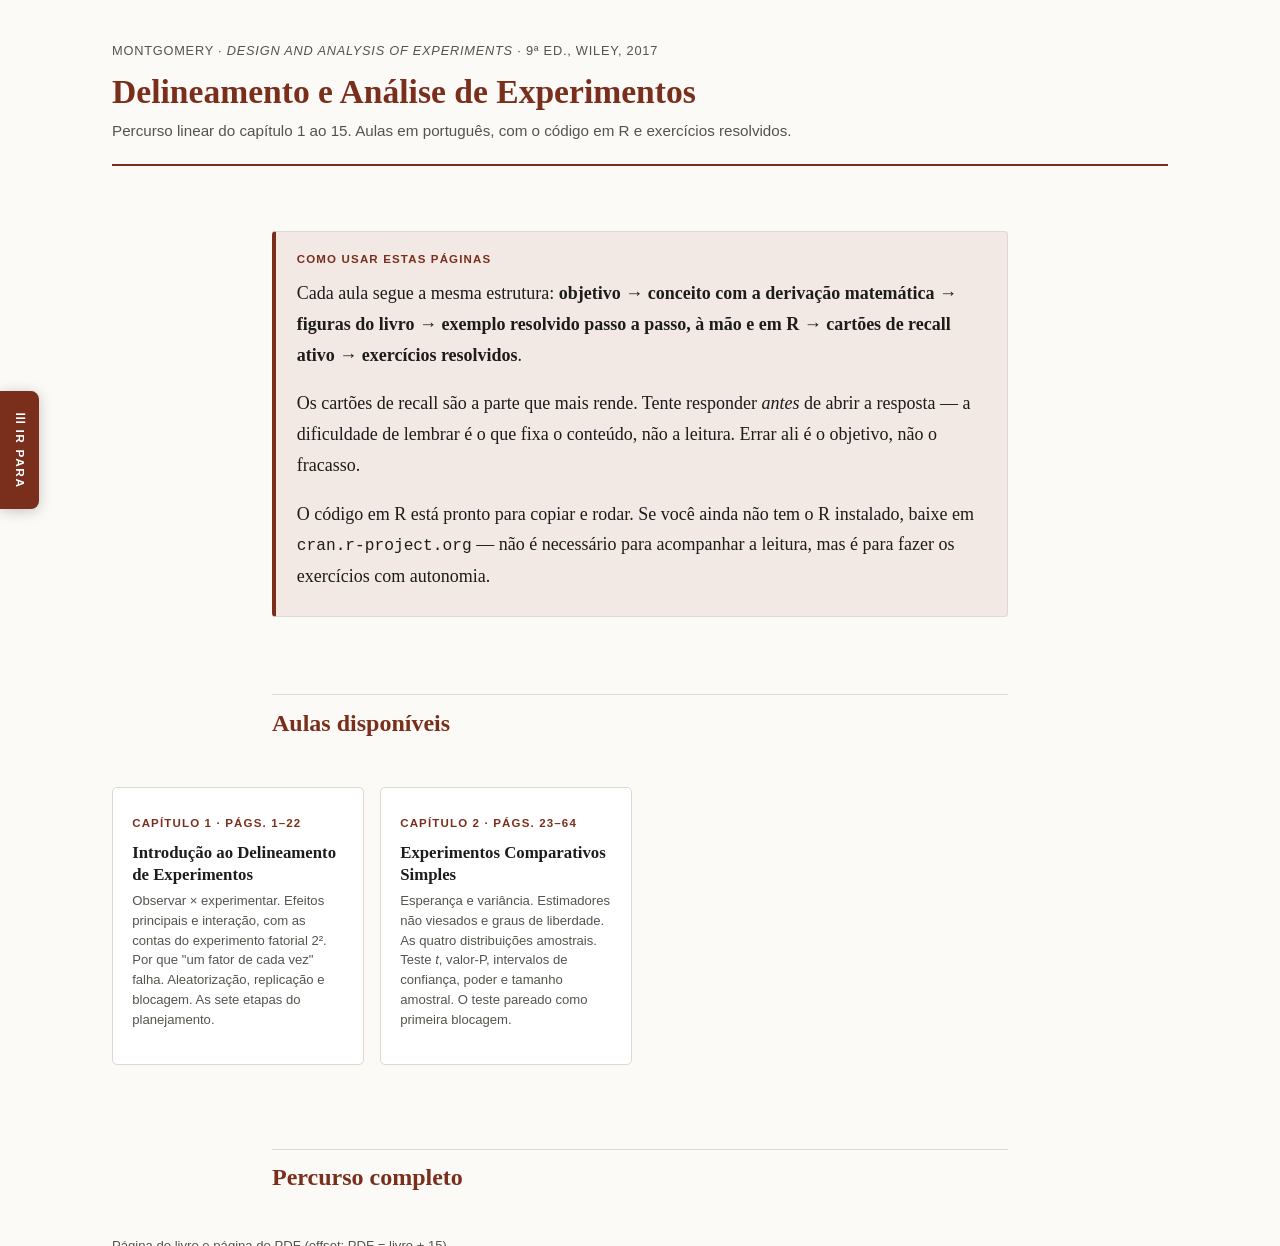
<file: index.html>
<!DOCTYPE html>
<html lang="pt-BR">
<head>
<meta charset="utf-8">
<meta name="viewport" content="width=device-width, initial-scale=1">
<!-- Caderno de estudo pessoal: reproduz figuras de obra protegida
     (Montgomery, Wiley) para uso próprio. Fora dos buscadores. -->
<meta name="robots" content="noindex, nofollow">
<title>Delineamento e Análise de Experimentos — estudo</title>
<!-- O site mora em estudo/. Esta página existe só para que a raiz do
     repositório (e o GitHub Pages, que só serve a partir da raiz ou de
     /docs) caiam no lugar certo. -->
<meta http-equiv="refresh" content="0; url=estudo/index.html">
<link rel="canonical" href="estudo/index.html">
<style>
  body { font-family: Georgia, serif; margin: 4rem auto; max-width: 32rem; padding: 0 1.5rem; }
</style>
</head>
<body>
  <p>Redirecionando para o percurso de estudo…</p>
  <p>Se nada acontecer: <a href="estudo/index.html">estudo/index.html</a></p>
</body>
</html>
</file>
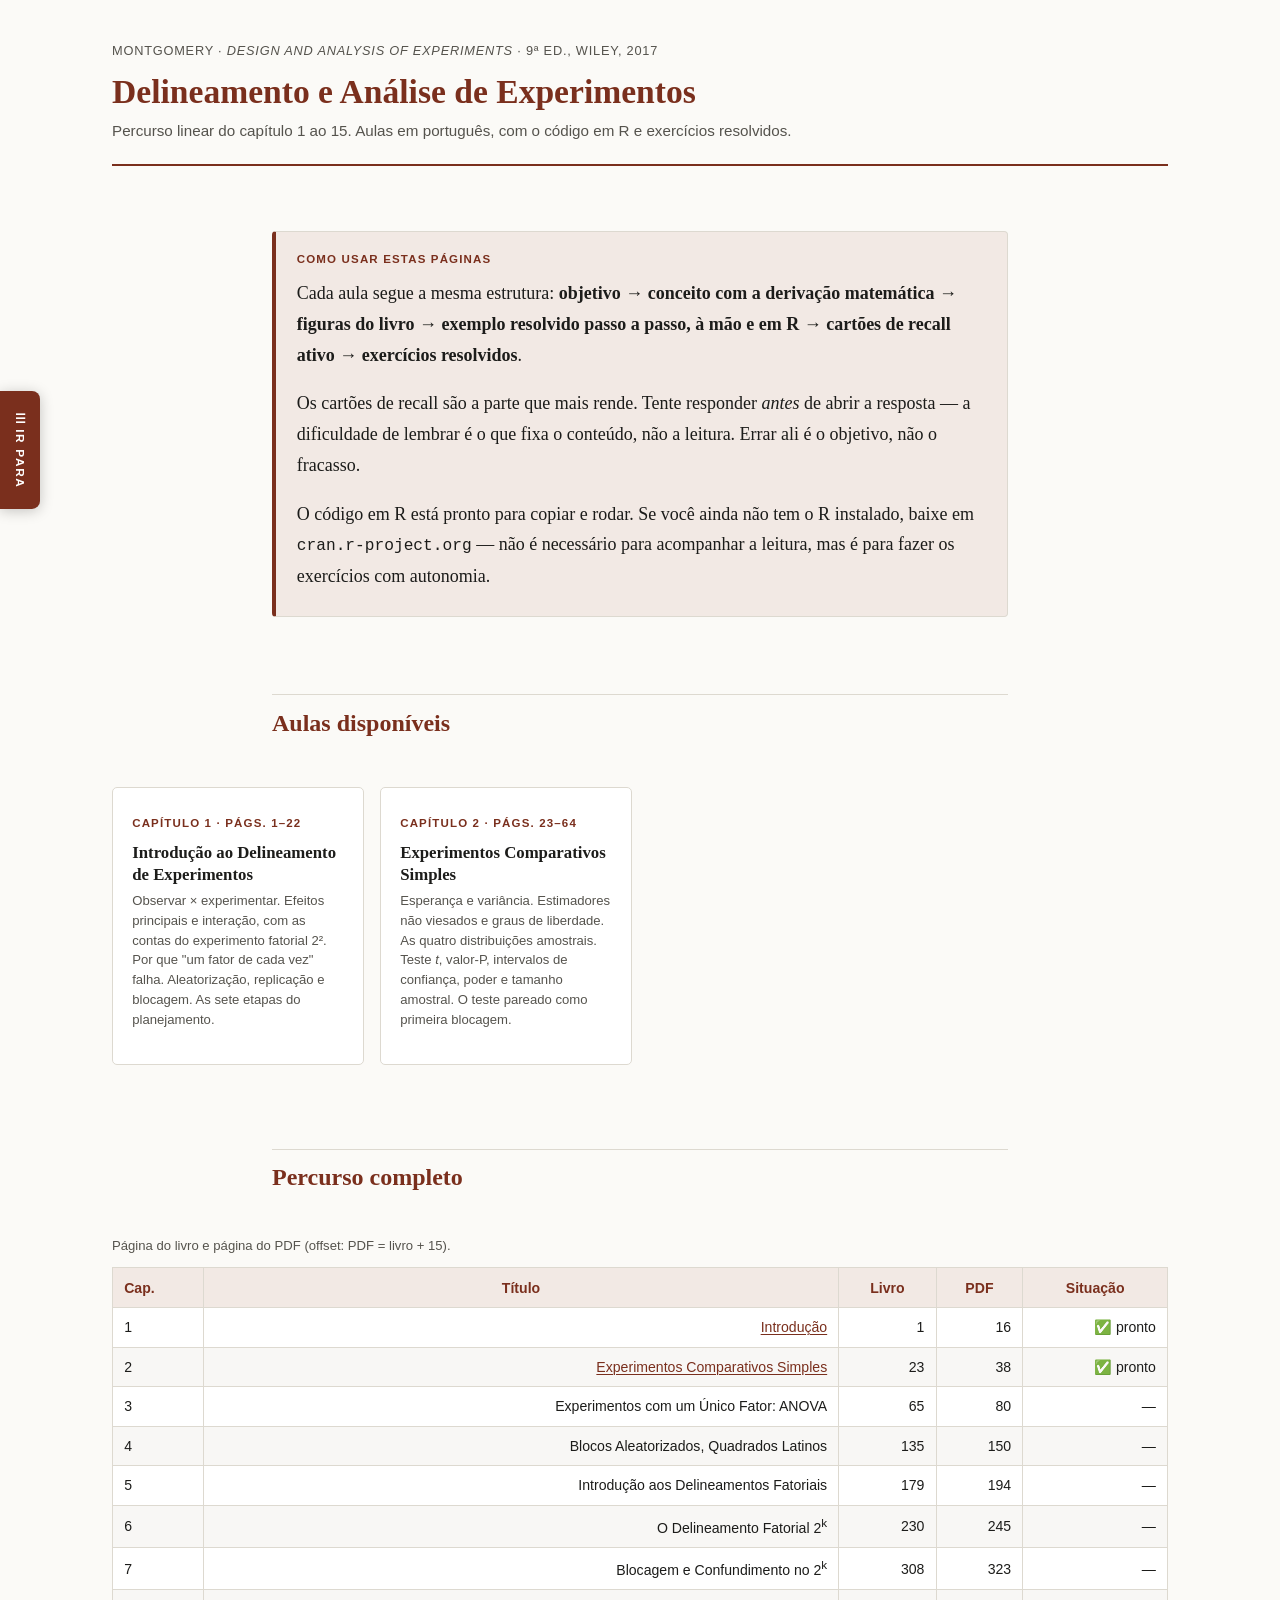
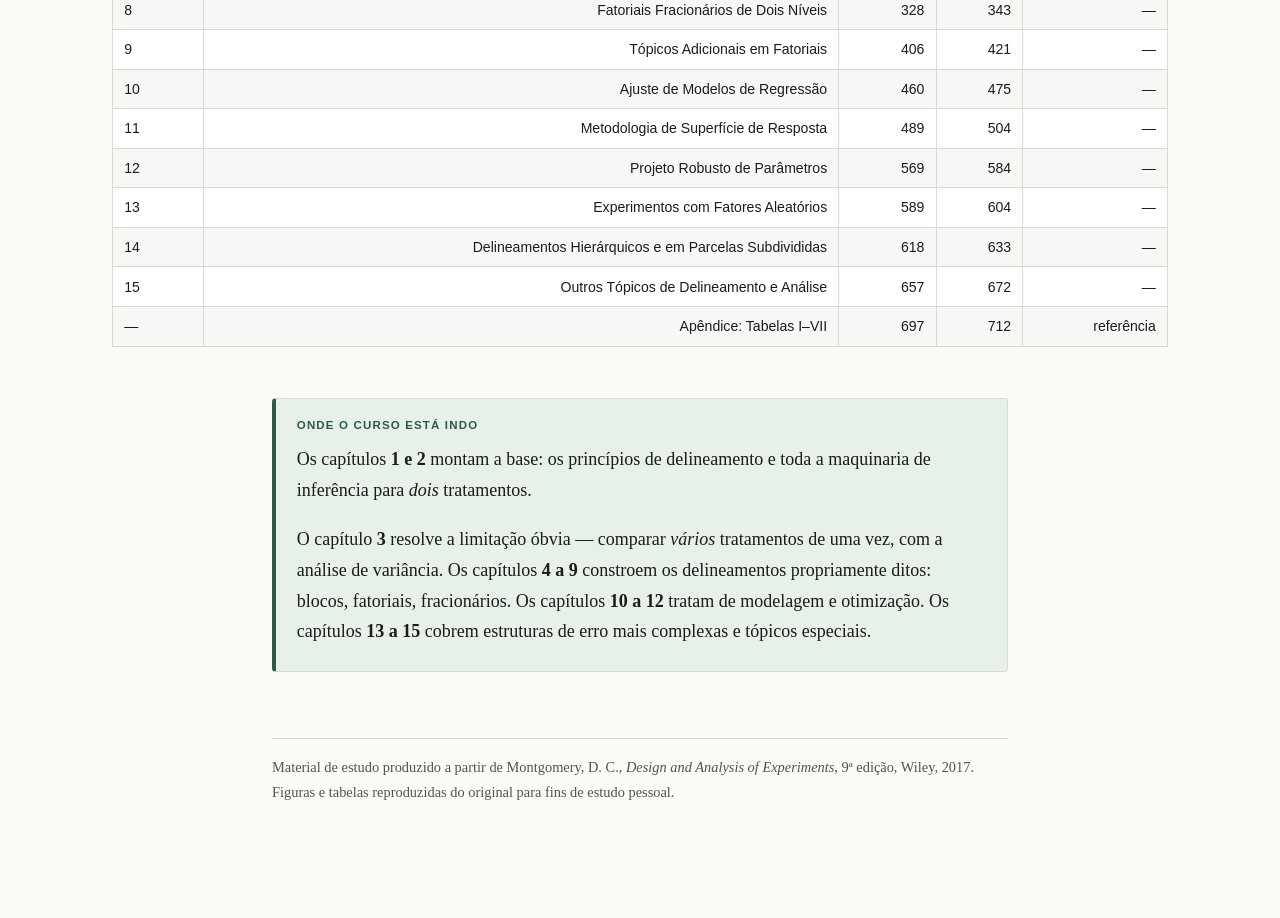
<file: estudo/index.html>
<!DOCTYPE html>
<html lang="pt-BR">
<head>
<meta charset="utf-8">
<meta name="viewport" content="width=device-width, initial-scale=1">
<!-- Caderno de estudo pessoal: reproduz figuras de obra protegida
     (Montgomery, Wiley) para uso próprio. Fora dos buscadores. -->
<meta name="robots" content="noindex, nofollow">
<title>Delineamento e Análise de Experimentos — percurso de estudo</title>
<link rel="stylesheet" href="assets/tema.css?v=3">
<link rel="stylesheet" href="assets/estilo.css?v=3">
</head>
<body>

<details class="menu-lateral">
  <summary>Ir para</summary>
  <nav class="painel">
    <p class="painel-titulo">Aulas prontas</p>
    <ol>
      <li><a href="cap01/01-00-introducao.html">Cap. 1 — Introdução</a></li>
      <li><a href="cap02/02-00-experimentos-comparativos.html">Cap. 2 — Experimentos Comparativos</a></li>
    </ol>
    <p class="extras">
      <a href="#topo">↑ Topo</a>
      <a href="#percurso">Percurso completo</a>
    </p>
  </nav>
</details>

<div class="pagina" id="topo">

<header class="topo">
  <p class="migalha">Montgomery · <em>Design and Analysis of Experiments</em> · 9ª ed., Wiley, 2017</p>
  <h1>Delineamento e Análise de Experimentos</h1>
  <p class="subtitulo">Percurso linear do capítulo 1 ao 15. Aulas em português, com o código em R e exercícios resolvidos.</p>
</header>

<div class="caixa objetivo">
  <span class="rotulo">Como usar estas páginas</span>
  <p>Cada aula segue a mesma estrutura: <strong>objetivo</strong> → <strong>conceito com a derivação matemática</strong> → <strong>figuras do livro</strong> → <strong>exemplo resolvido passo a passo, à mão e em R</strong> → <strong>cartões de recall ativo</strong> → <strong>exercícios resolvidos</strong>.</p>
  <p>Os cartões de recall são a parte que mais rende. Tente responder <em>antes</em> de abrir a resposta — a dificuldade de lembrar é o que fixa o conteúdo, não a leitura. Errar ali é o objetivo, não o fracasso.</p>
  <p>O código em R está pronto para copiar e rodar. Se você ainda não tem o R instalado, baixe em <span style="font-family:var(--mono);font-size:0.9em">cran.r-project.org</span> — não é necessário para acompanhar a leitura, mas é para fazer os exercícios com autonomia.</p>
</div>

<h2>Aulas disponíveis</h2>

<div class="cartoes">

  <a class="cartao" href="cap01/01-00-introducao.html">
    <span class="cap">Capítulo 1 · págs. 1–22</span>
    <p class="tit">Introdução ao Delineamento de Experimentos</p>
    <p class="desc">Observar × experimentar. Efeitos principais e interação, com as contas do experimento fatorial 2². Por que "um fator de cada vez" falha. Aleatorização, replicação e blocagem. As sete etapas do planejamento.</p>
  </a>

  <a class="cartao" href="cap02/02-00-experimentos-comparativos.html">
    <span class="cap">Capítulo 2 · págs. 23–64</span>
    <p class="tit">Experimentos Comparativos Simples</p>
    <p class="desc">Esperança e variância. Estimadores não viesados e graus de liberdade. As quatro distribuições amostrais. Teste <em>t</em>, valor-P, intervalos de confiança, poder e tamanho amostral. O teste pareado como primeira blocagem.</p>
  </a>

</div>

<h2 id="percurso">Percurso completo</h2>

<div class="rolagem">
<table>
  <caption>Página do livro e página do PDF (offset: PDF = livro + 15).</caption>
  <thead>
    <tr><th>Cap.</th><th>Título</th><th>Livro</th><th>PDF</th><th>Situação</th></tr>
  </thead>
  <tbody>
    <tr><td>1</td><td><a href="cap01/01-00-introducao.html">Introdução</a></td><td>1</td><td>16</td><td>✅ pronto</td></tr>
    <tr><td>2</td><td><a href="cap02/02-00-experimentos-comparativos.html">Experimentos Comparativos Simples</a></td><td>23</td><td>38</td><td>✅ pronto</td></tr>
    <tr><td>3</td><td>Experimentos com um Único Fator: ANOVA</td><td>65</td><td>80</td><td>—</td></tr>
    <tr><td>4</td><td>Blocos Aleatorizados, Quadrados Latinos</td><td>135</td><td>150</td><td>—</td></tr>
    <tr><td>5</td><td>Introdução aos Delineamentos Fatoriais</td><td>179</td><td>194</td><td>—</td></tr>
    <tr><td>6</td><td>O Delineamento Fatorial 2<sup>k</sup></td><td>230</td><td>245</td><td>—</td></tr>
    <tr><td>7</td><td>Blocagem e Confundimento no 2<sup>k</sup></td><td>308</td><td>323</td><td>—</td></tr>
    <tr><td>8</td><td>Fatoriais Fracionários de Dois Níveis</td><td>328</td><td>343</td><td>—</td></tr>
    <tr><td>9</td><td>Tópicos Adicionais em Fatoriais</td><td>406</td><td>421</td><td>—</td></tr>
    <tr><td>10</td><td>Ajuste de Modelos de Regressão</td><td>460</td><td>475</td><td>—</td></tr>
    <tr><td>11</td><td>Metodologia de Superfície de Resposta</td><td>489</td><td>504</td><td>—</td></tr>
    <tr><td>12</td><td>Projeto Robusto de Parâmetros</td><td>569</td><td>584</td><td>—</td></tr>
    <tr><td>13</td><td>Experimentos com Fatores Aleatórios</td><td>589</td><td>604</td><td>—</td></tr>
    <tr><td>14</td><td>Delineamentos Hierárquicos e em Parcelas Subdivididas</td><td>618</td><td>633</td><td>—</td></tr>
    <tr><td>15</td><td>Outros Tópicos de Delineamento e Análise</td><td>657</td><td>672</td><td>—</td></tr>
    <tr><td>—</td><td>Apêndice: Tabelas I–VII</td><td>697</td><td>712</td><td>referência</td></tr>
  </tbody>
</table>
</div>

<div class="caixa pratica">
  <span class="rotulo">Onde o curso está indo</span>
  <p>Os capítulos <strong>1 e 2</strong> montam a base: os princípios de delineamento e toda a maquinaria de inferência para <em>dois</em> tratamentos.</p>
  <p>O capítulo <strong>3</strong> resolve a limitação óbvia — comparar <em>vários</em> tratamentos de uma vez, com a análise de variância. Os capítulos <strong>4 a 9</strong> constroem os delineamentos propriamente ditos: blocos, fatoriais, fracionários. Os capítulos <strong>10 a 12</strong> tratam de modelagem e otimização. Os capítulos <strong>13 a 15</strong> cobrem estruturas de erro mais complexas e tópicos especiais.</p>
</div>

<div class="nota">
  <p>Material de estudo produzido a partir de Montgomery, D. C., <em>Design and Analysis of Experiments</em>, 9ª edição, Wiley, 2017. Figuras e tabelas reproduzidas do original para fins de estudo pessoal.</p>
</div>

</div>
<script>
/* Fecha a aba lateral ao escolher uma seção. O menu funciona sem isto —
   é só conveniência; nada aqui depende de rede ou de biblioteca externa. */
document.querySelectorAll(".menu-lateral .painel a").forEach(function (a) {
  a.addEventListener("click", function () {
    var d = a.closest("details");
    if (d) d.open = false;
  });
});
</script>
</body>
</html>
</file>
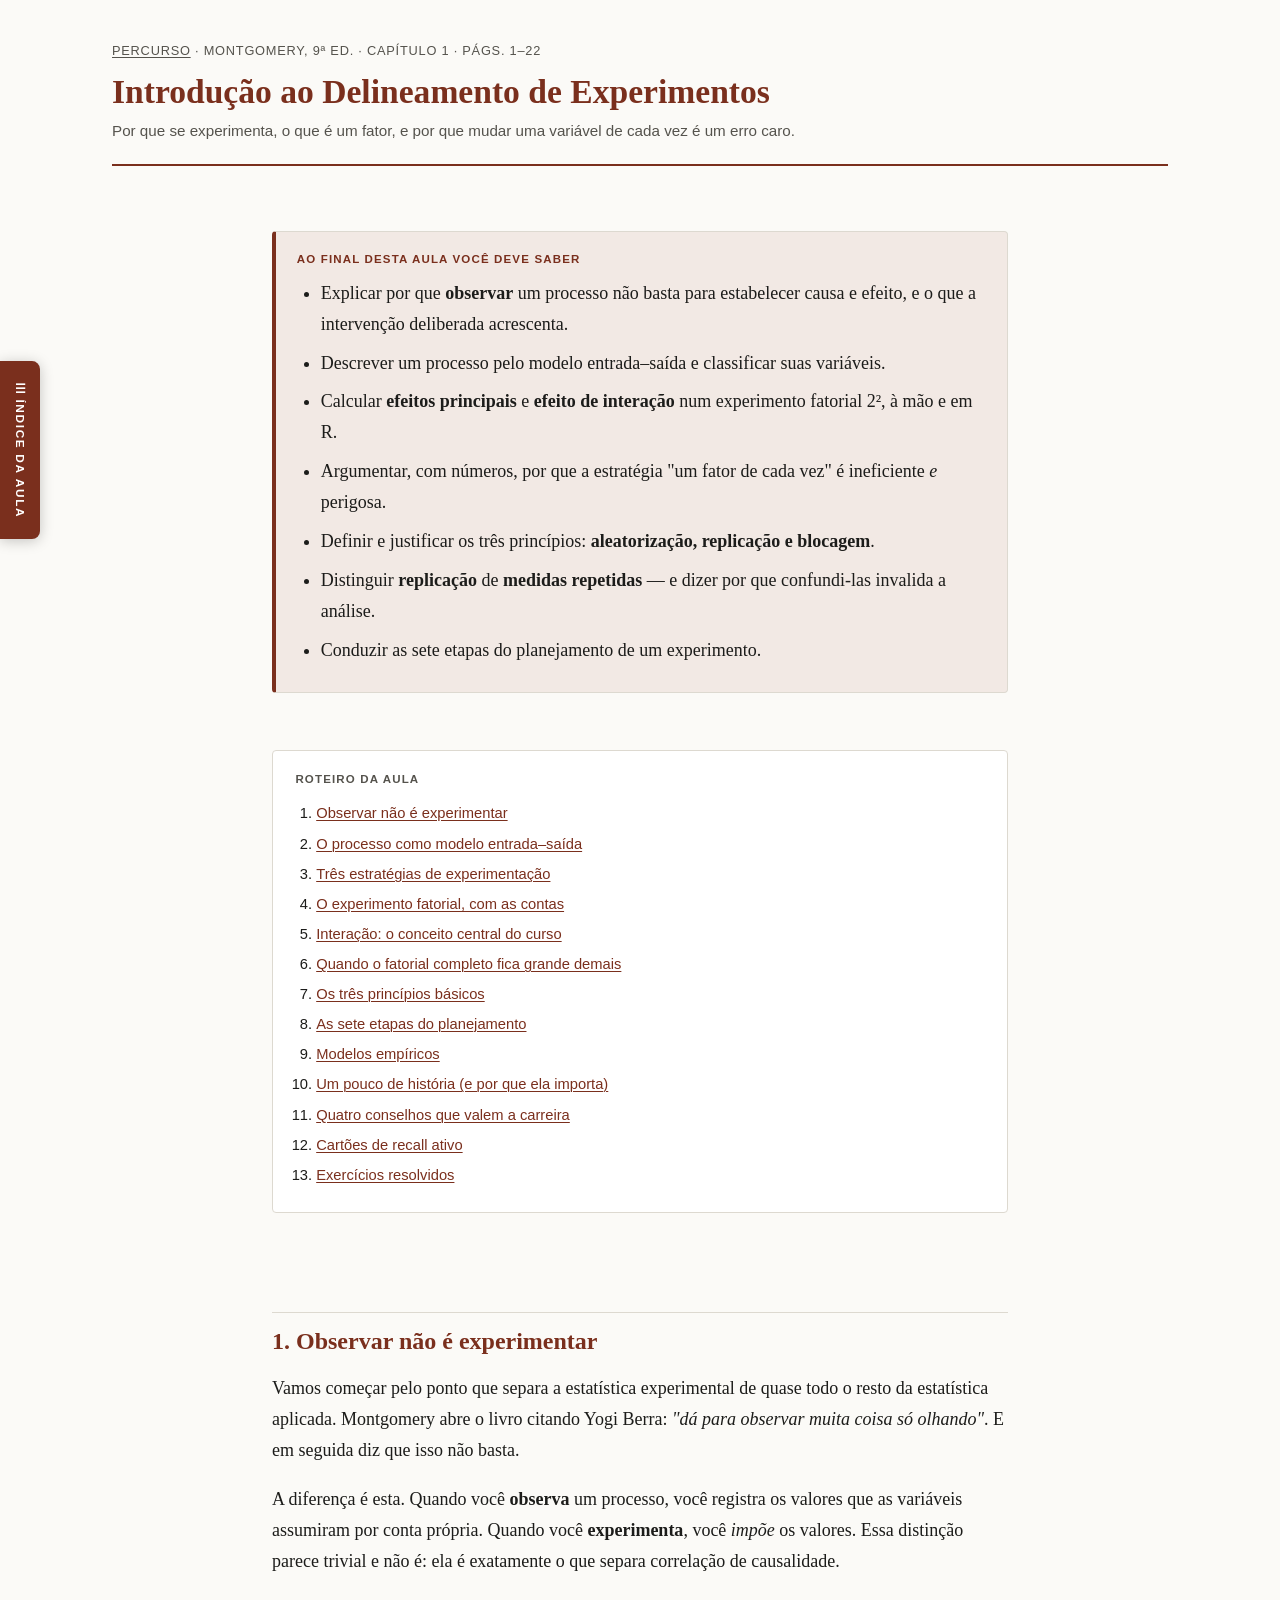
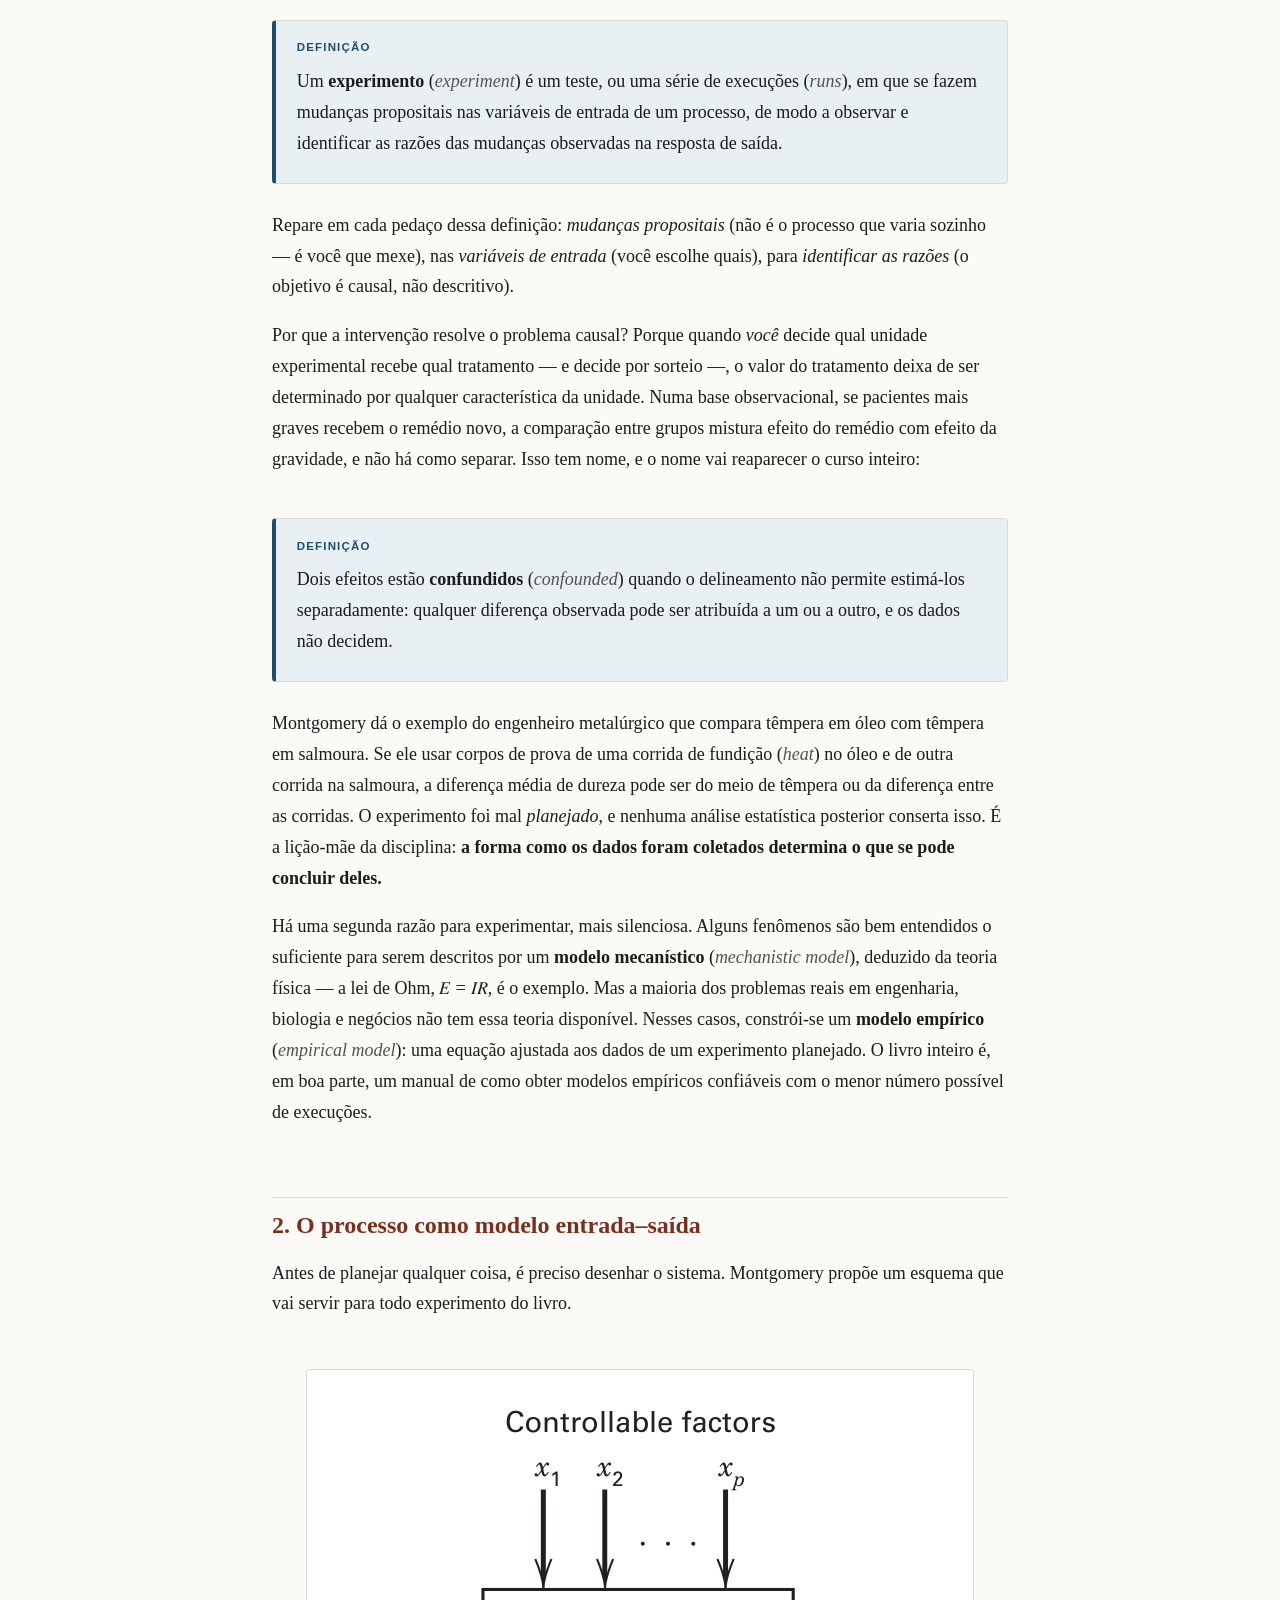
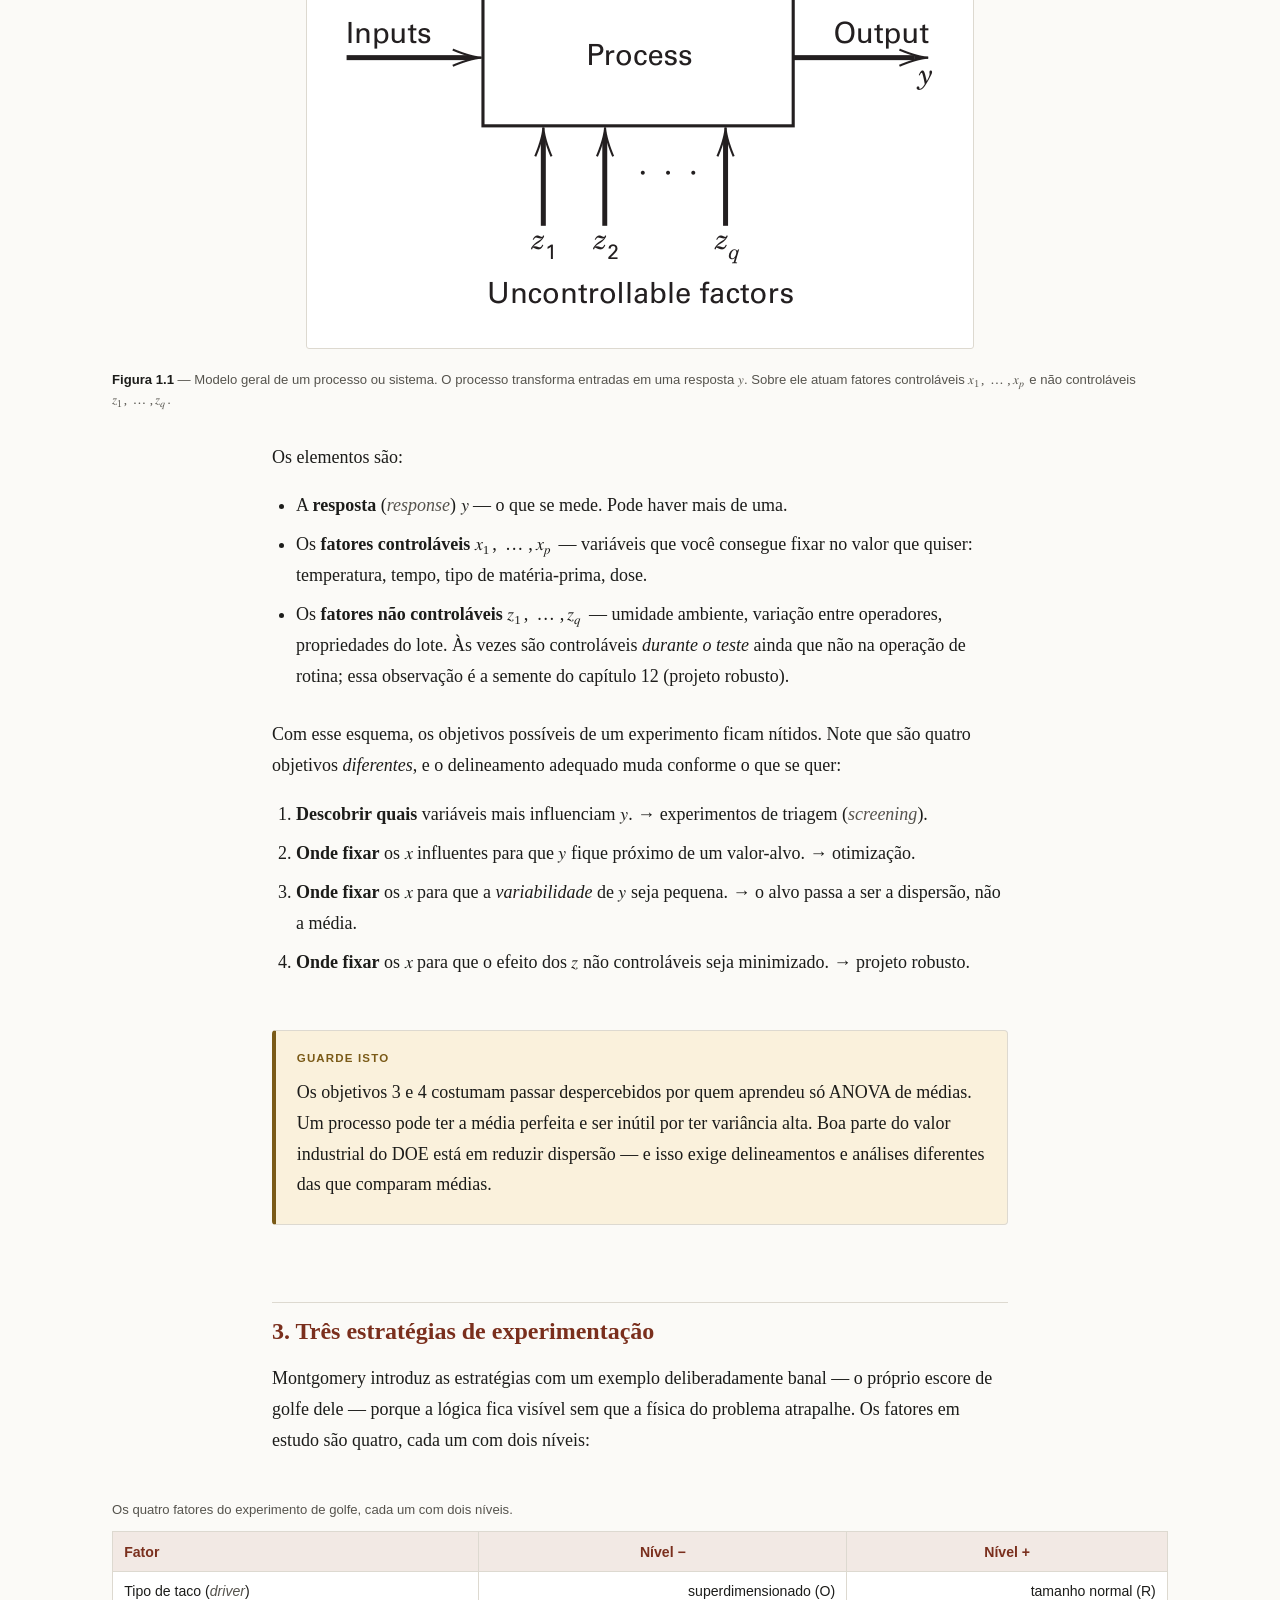
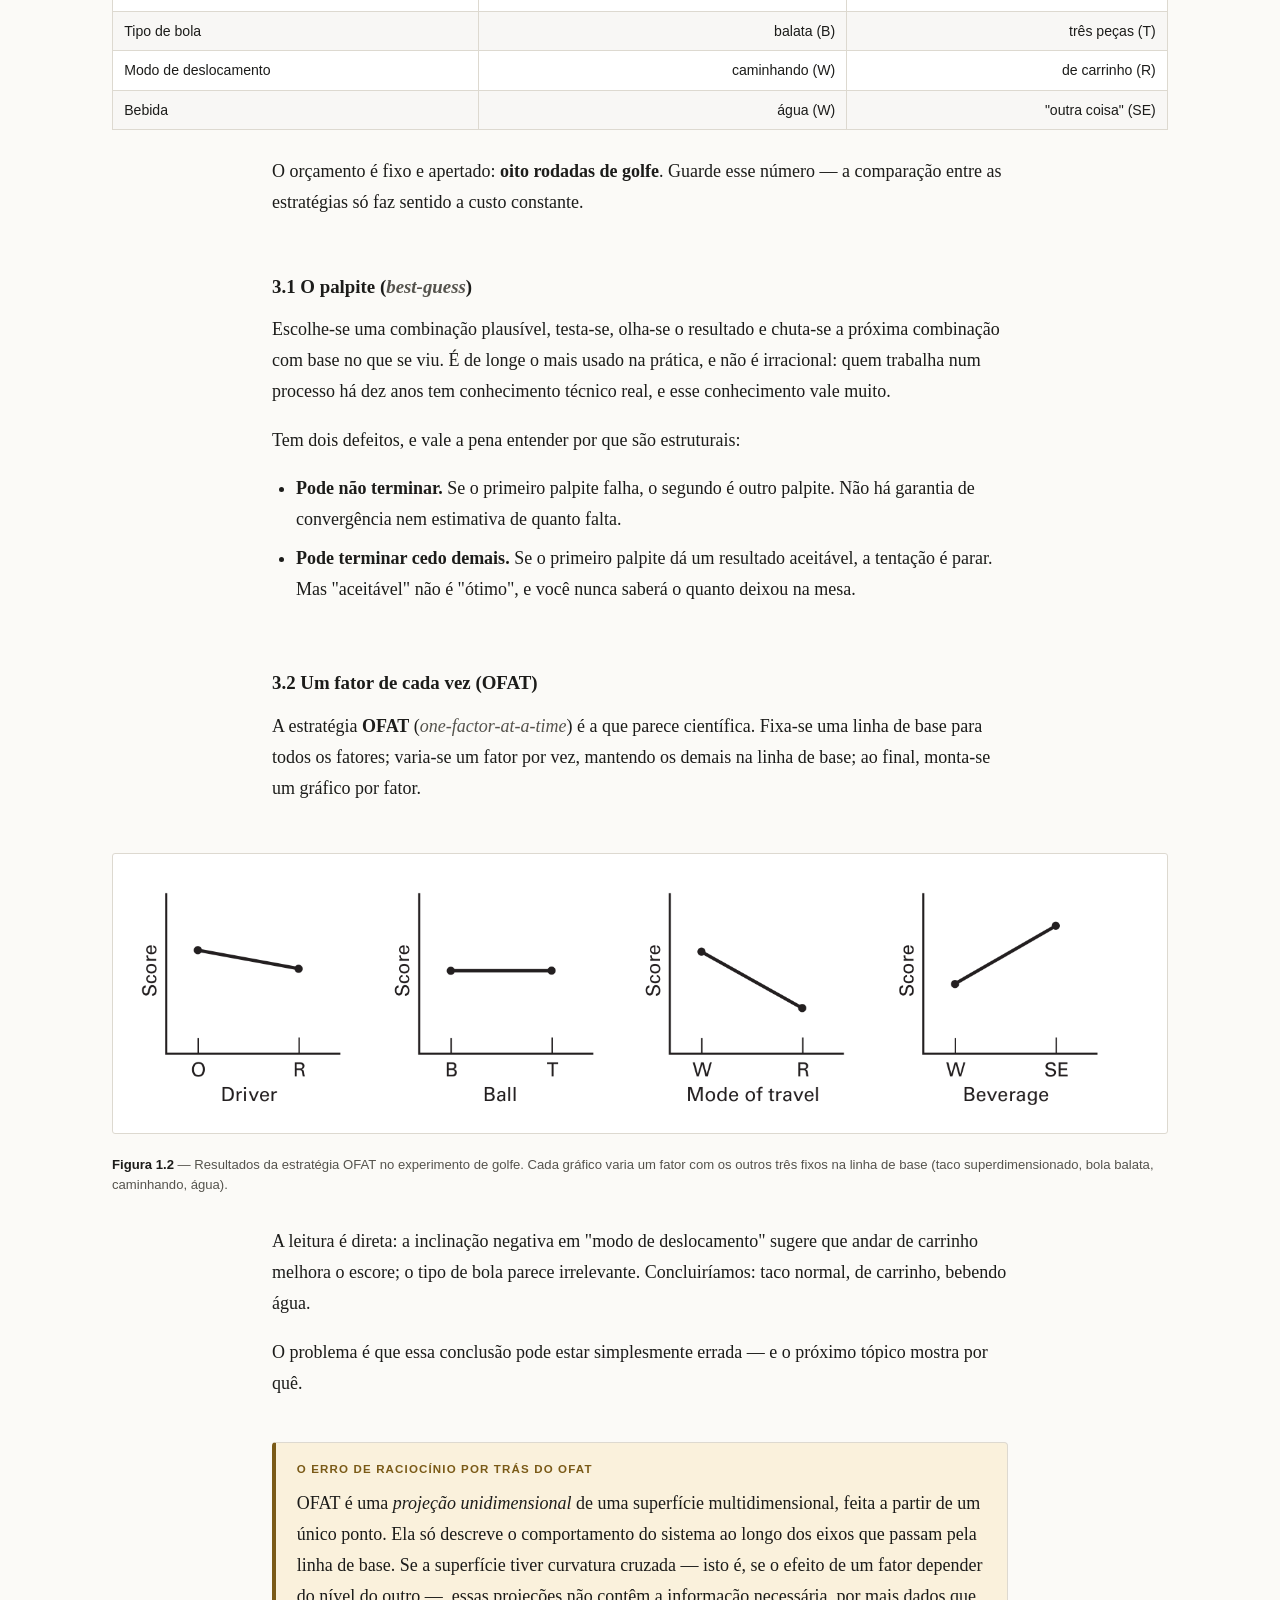
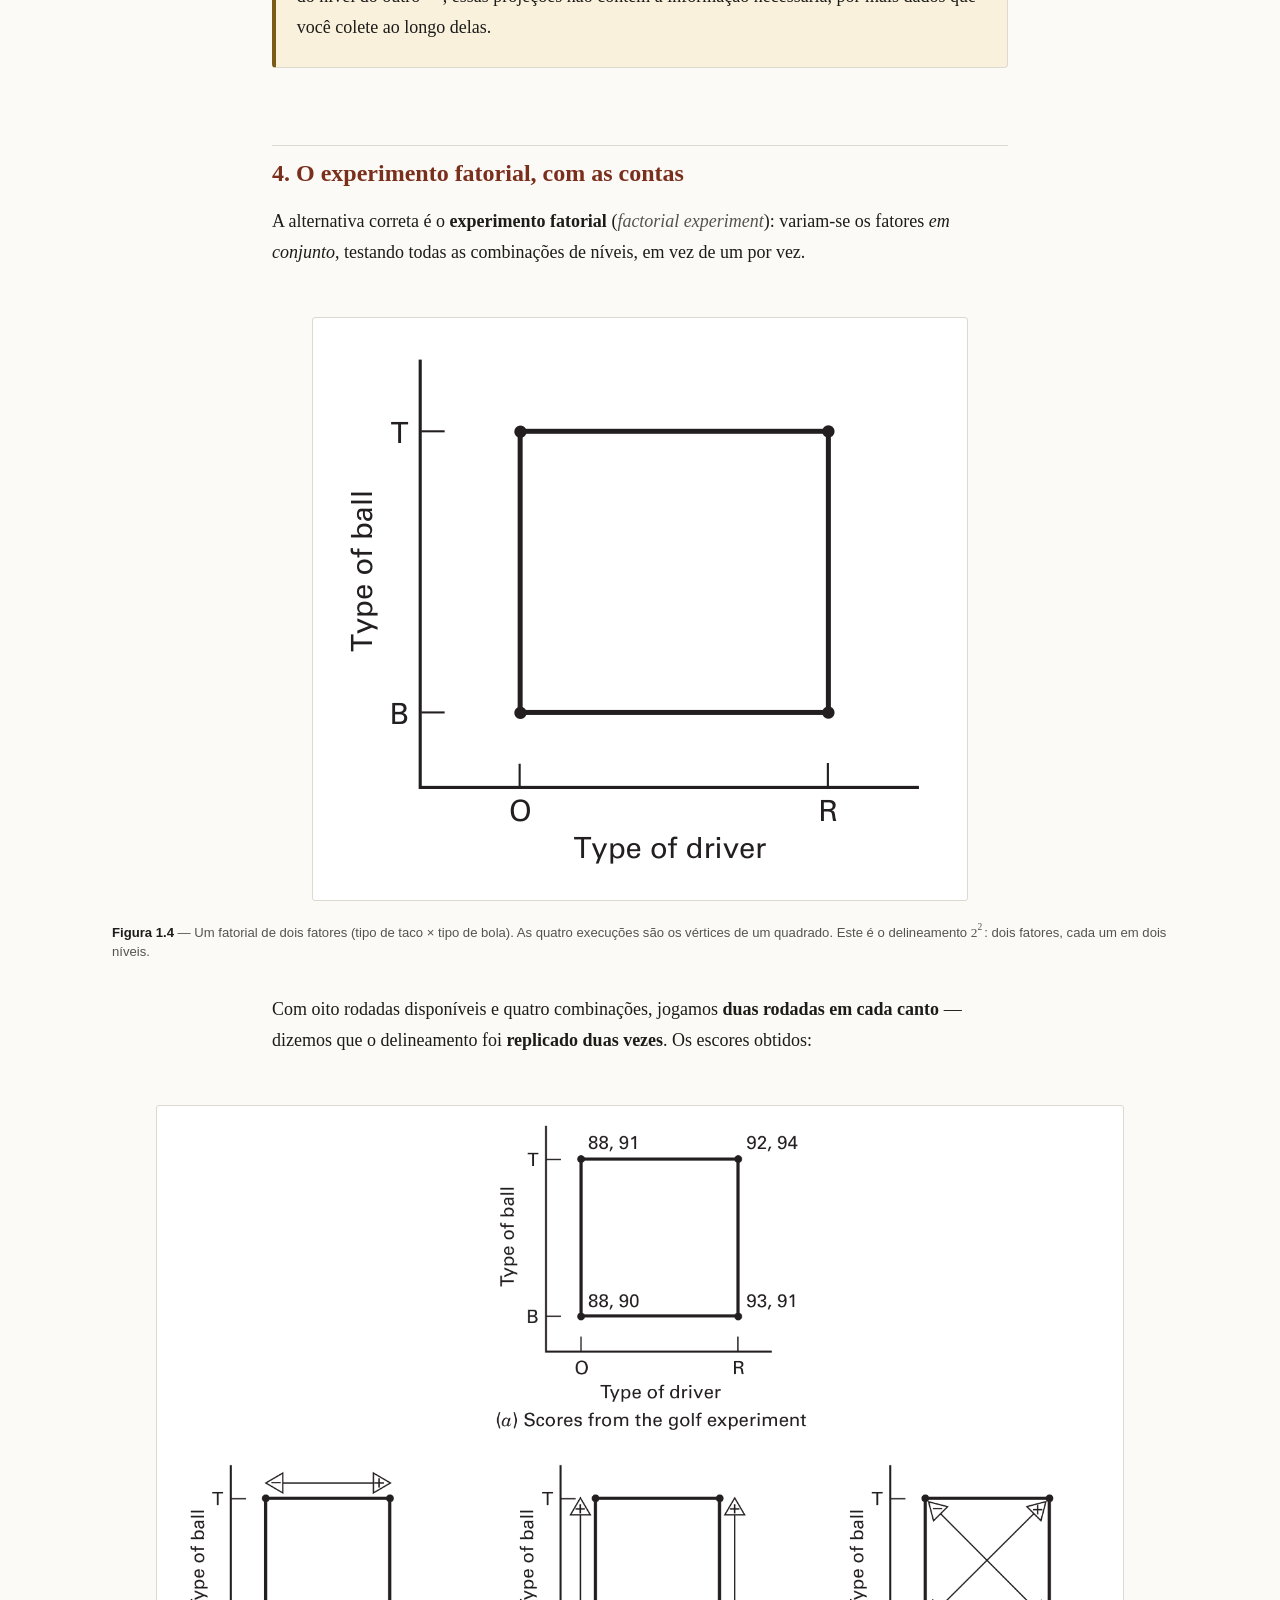
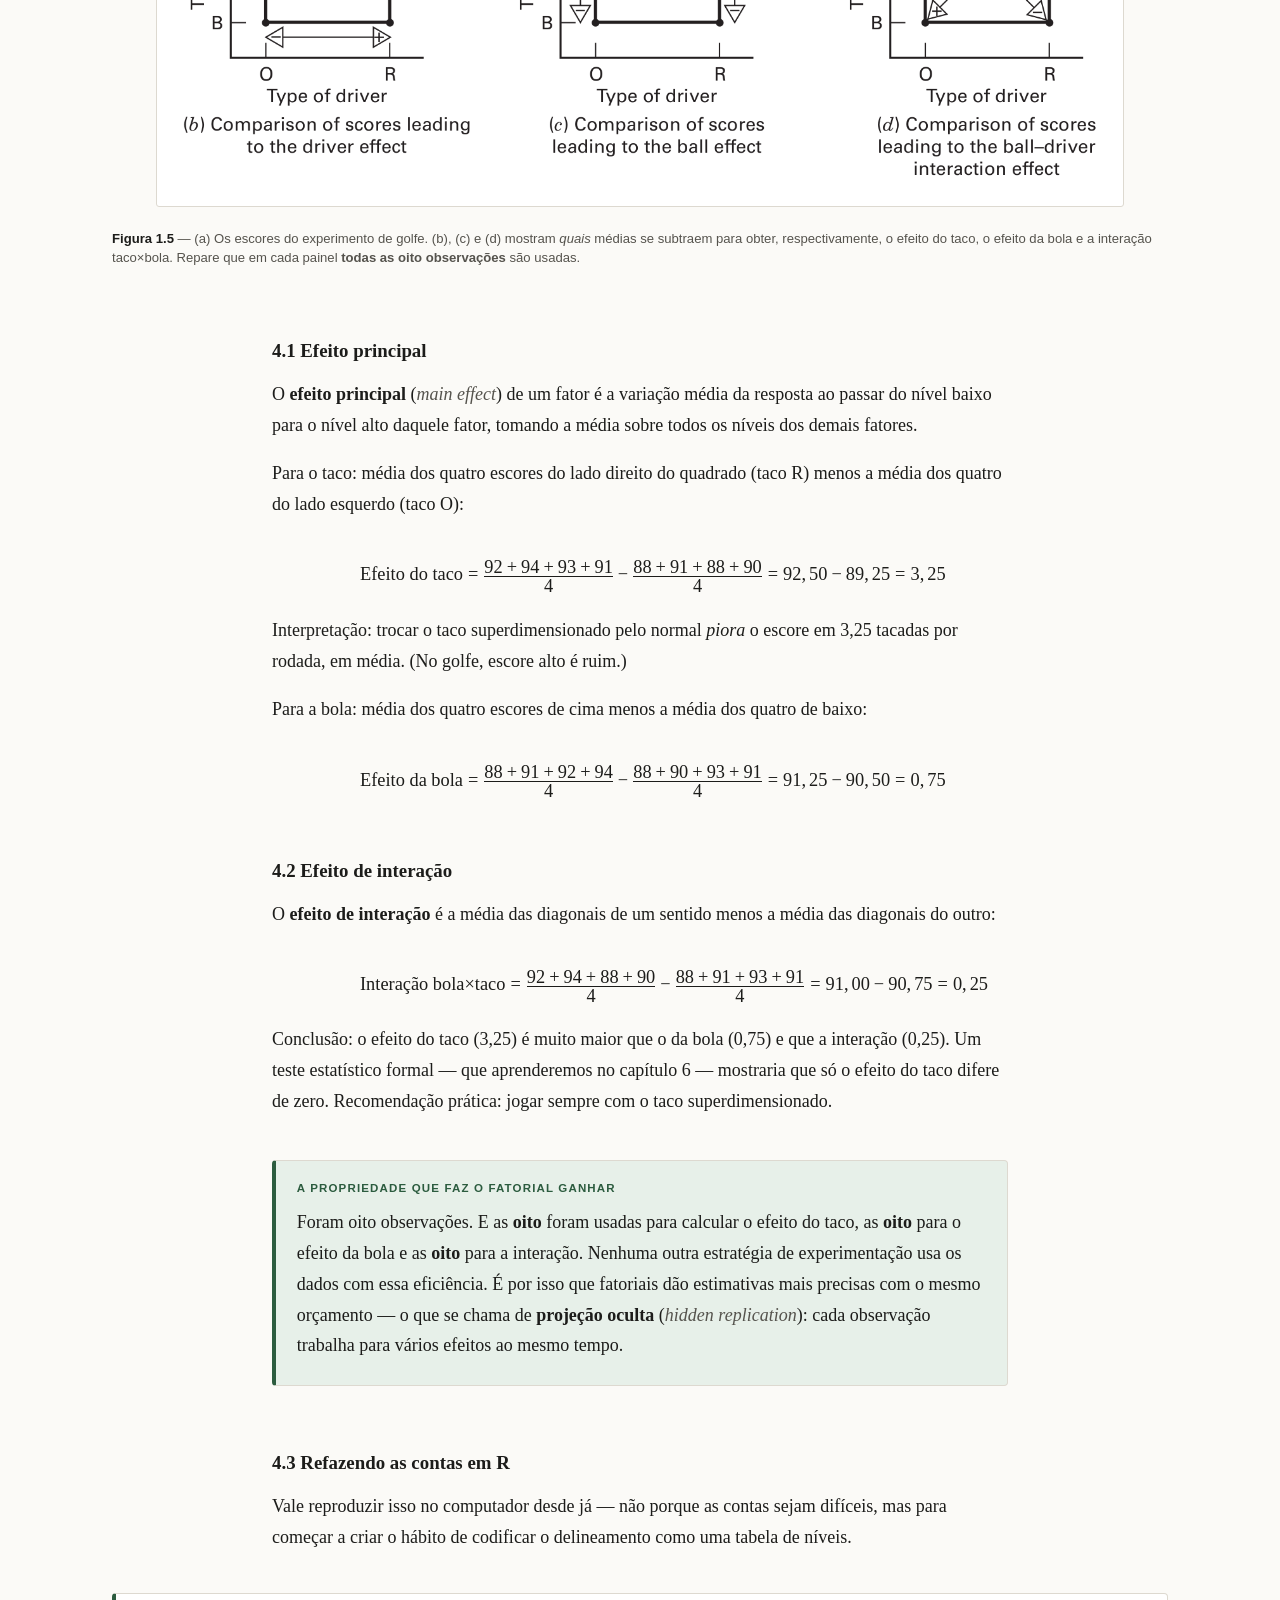
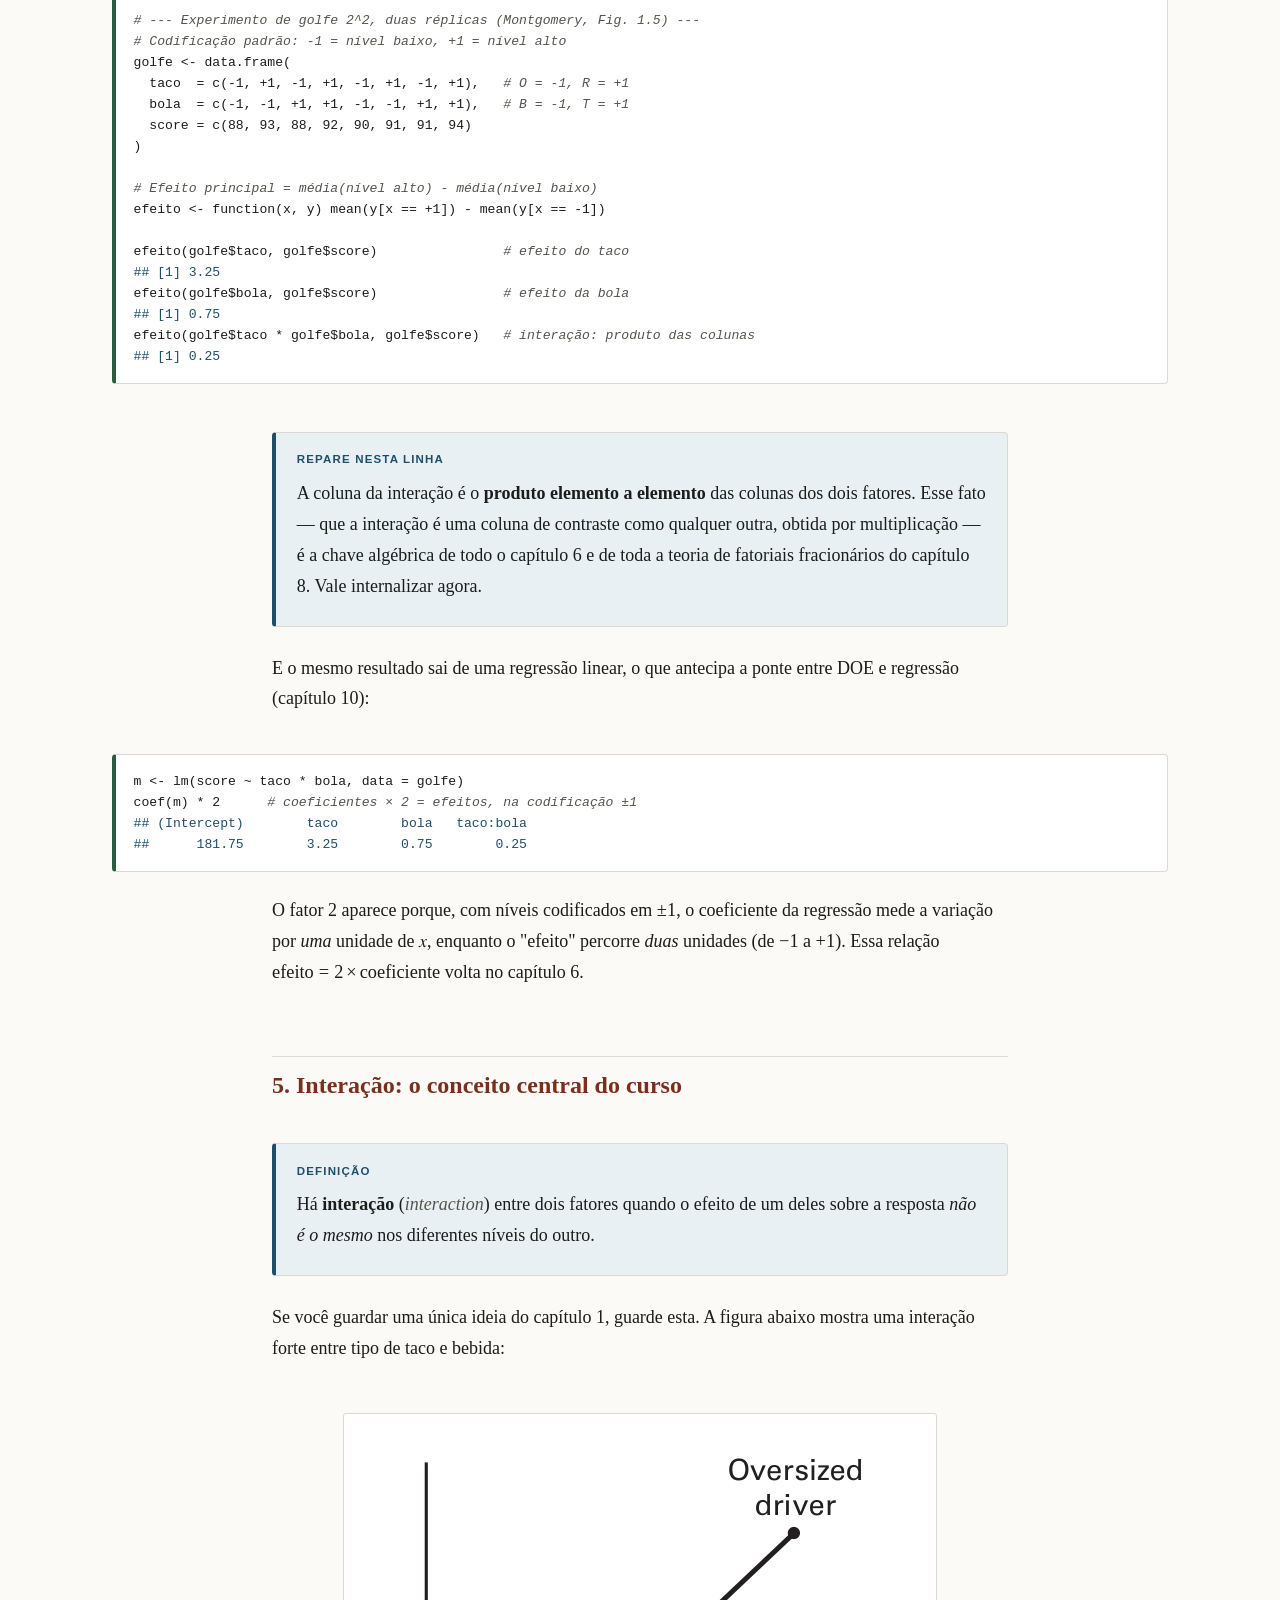
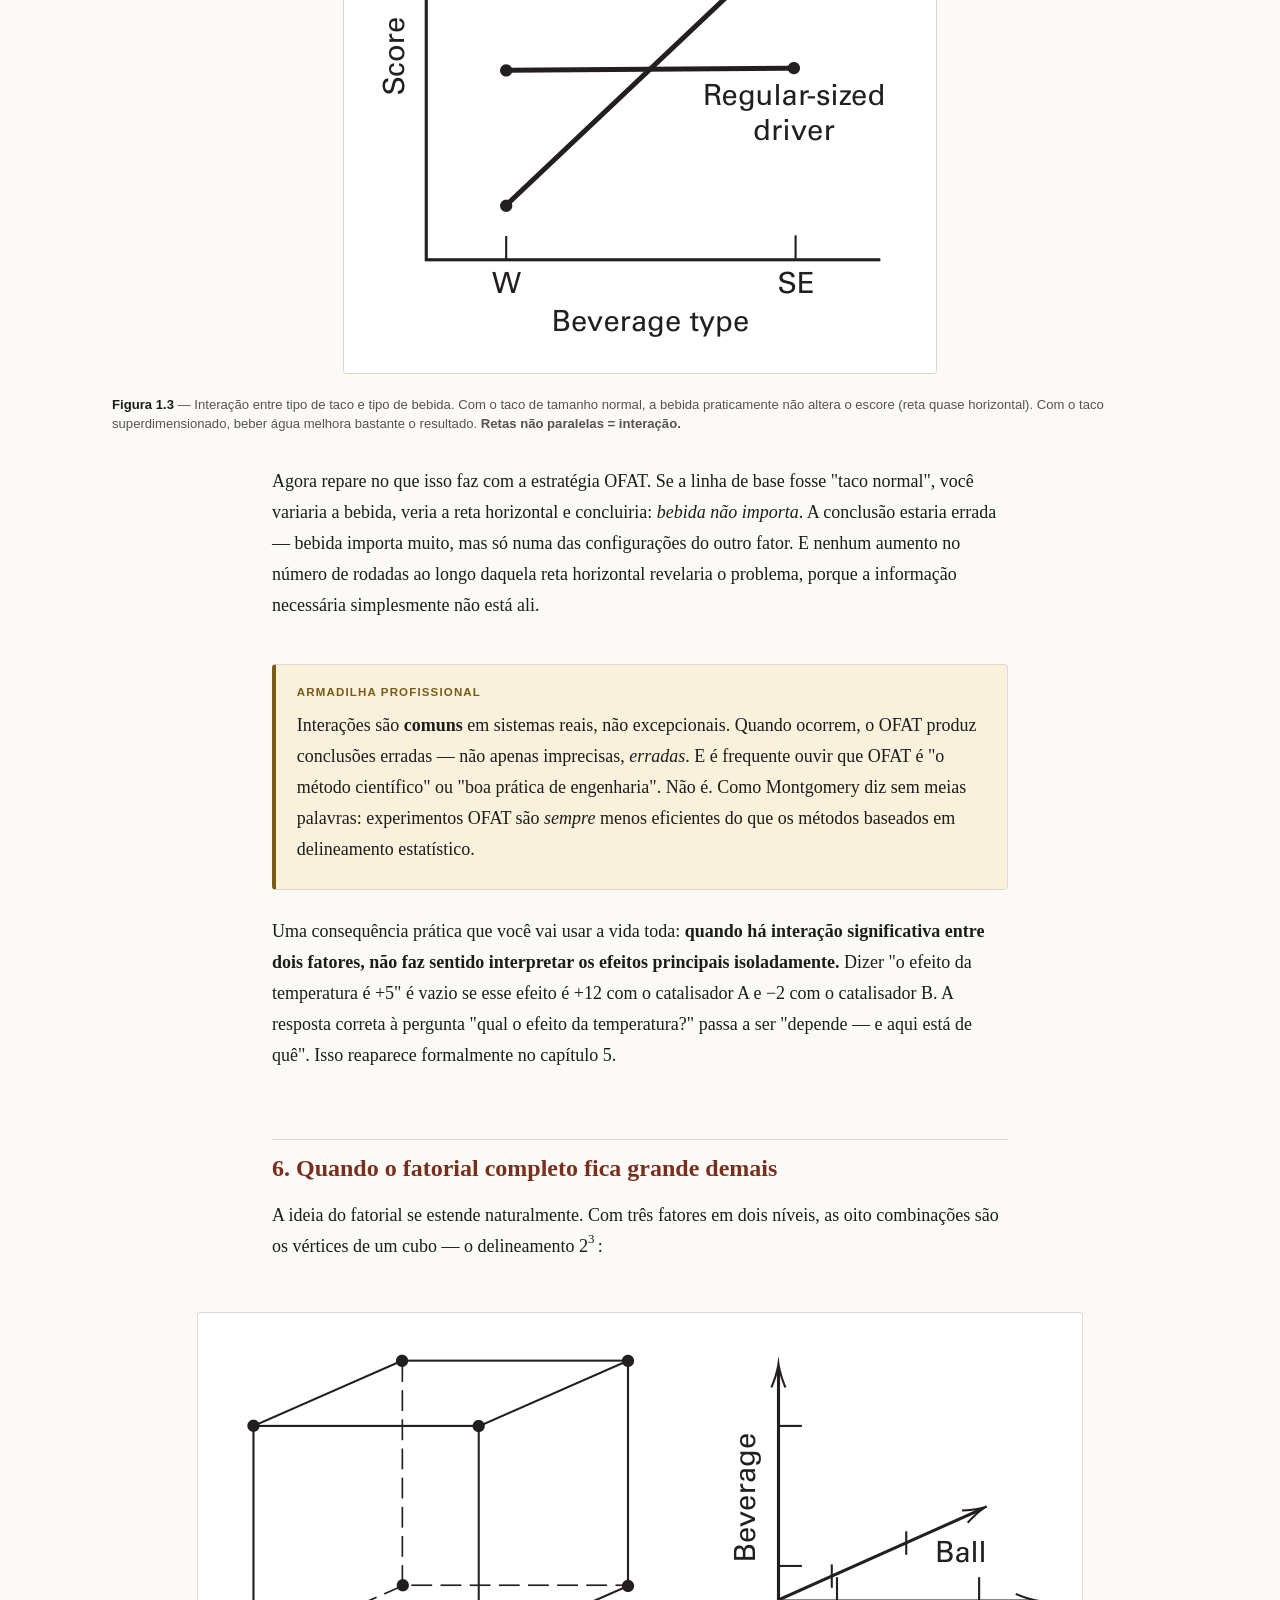
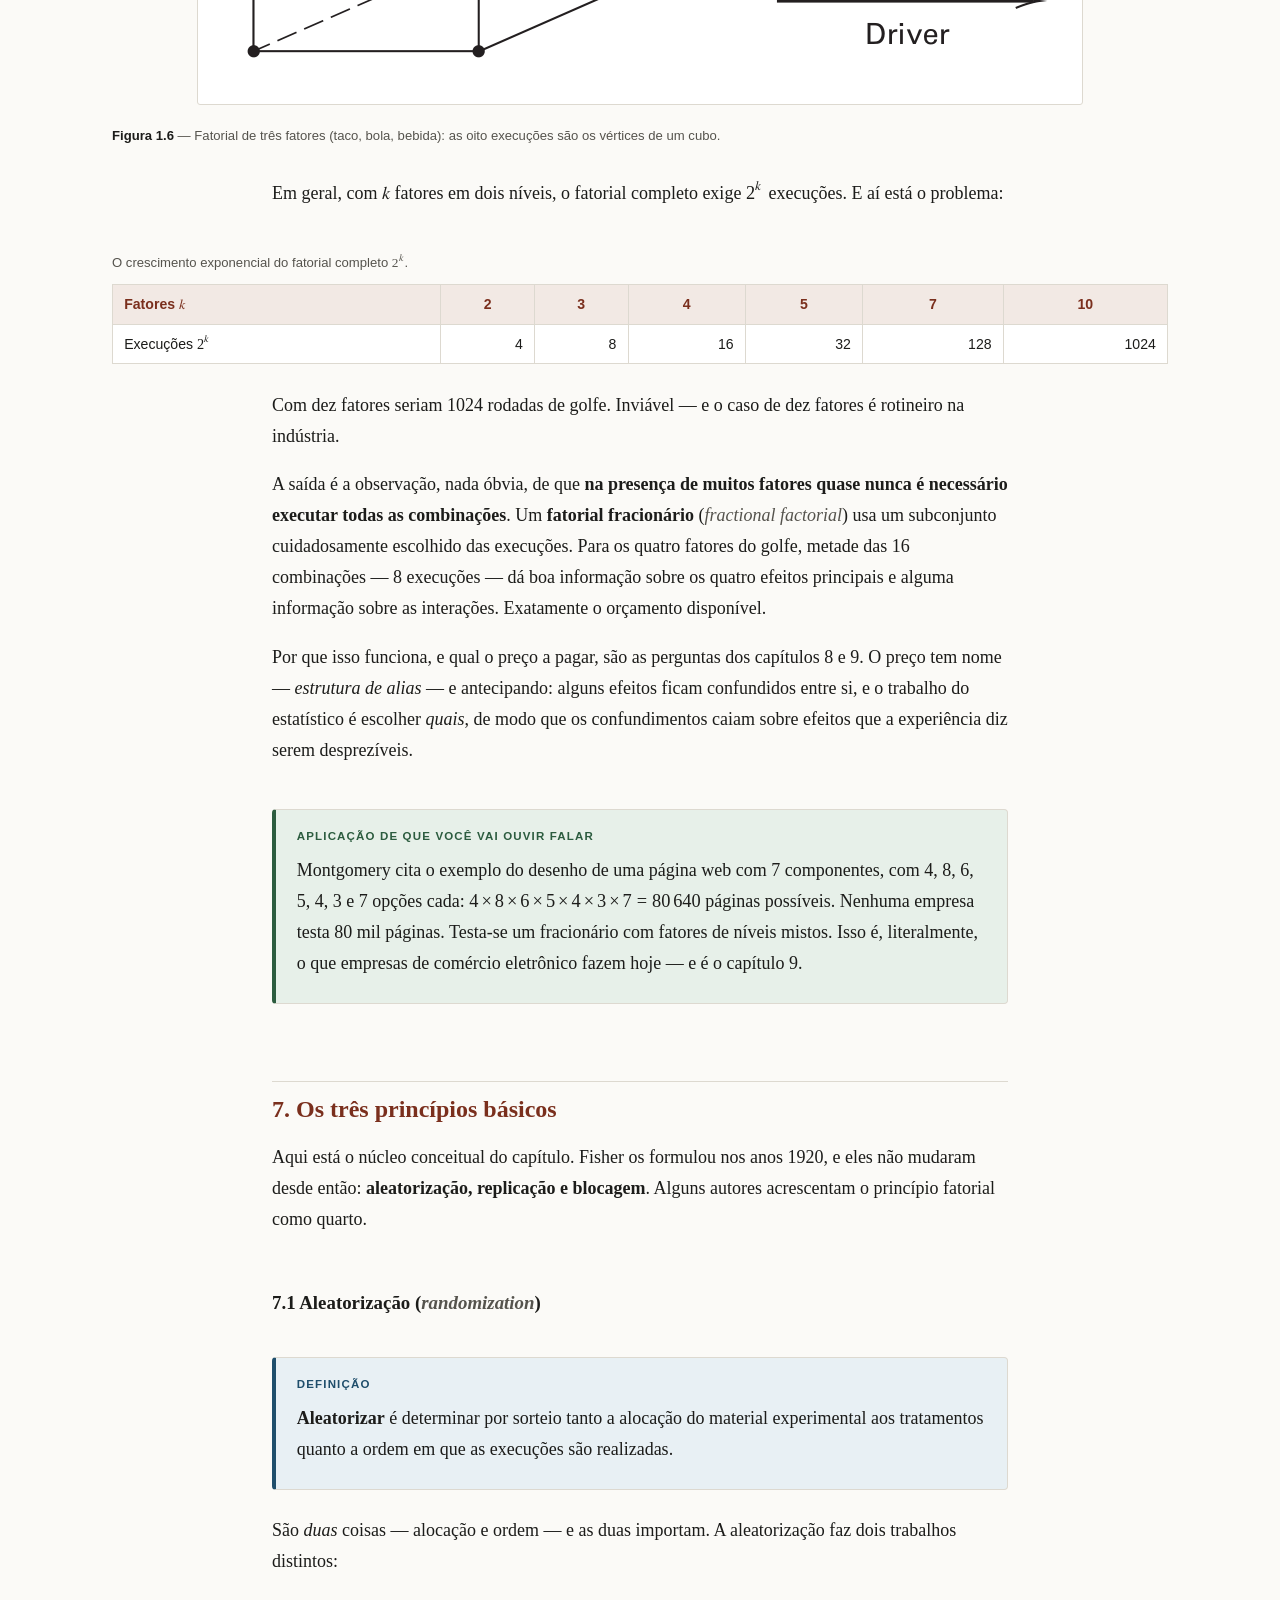
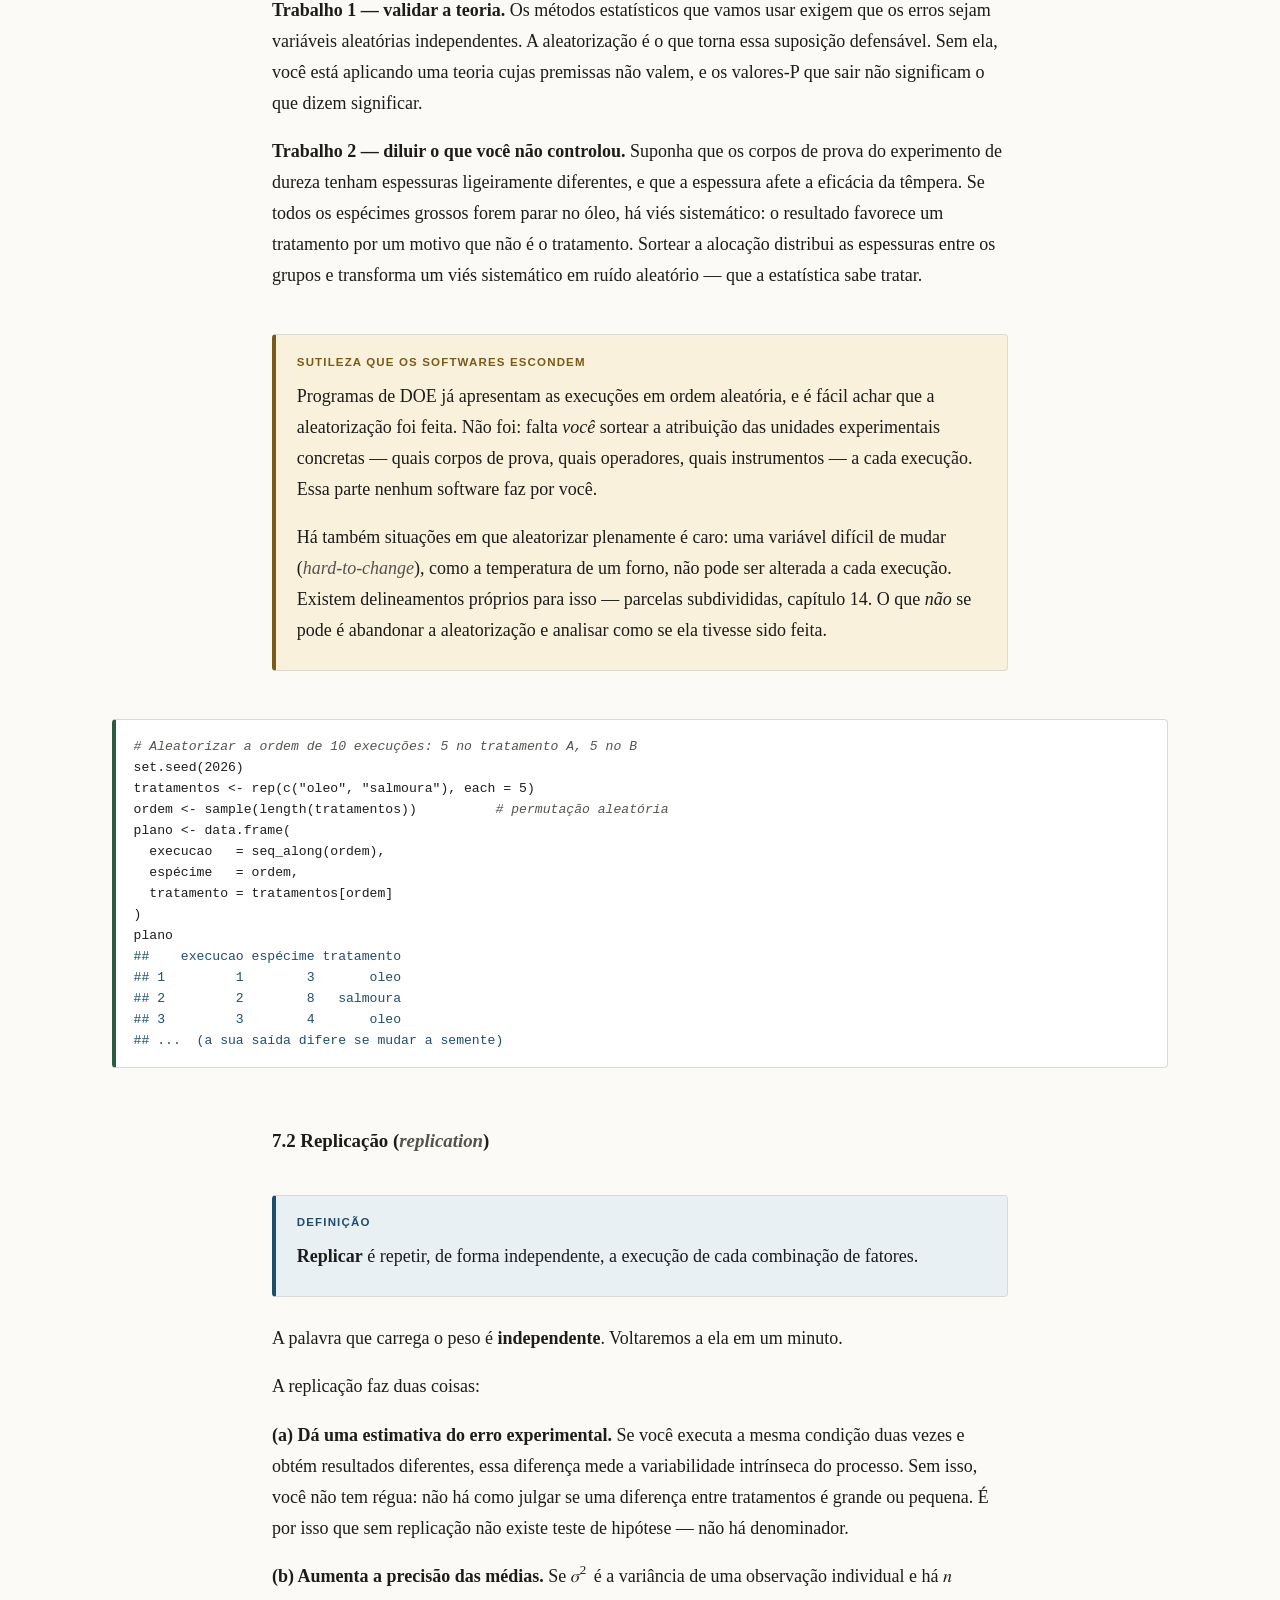
<file: estudo/cap01/01-00-introducao.html>
<!DOCTYPE html>
<html lang="pt-BR">
<head>
<meta charset="utf-8">
<meta name="viewport" content="width=device-width, initial-scale=1">
<!-- Caderno de estudo pessoal: reproduz figuras de obra protegida
     (Montgomery, Wiley) para uso próprio. Fora dos buscadores. -->
<meta name="robots" content="noindex, nofollow">
<title>Cap. 1 — Introdução ao Delineamento de Experimentos</title>
<link rel="stylesheet" href="../assets/tema.css?v=3">
<link rel="stylesheet" href="../assets/estilo.css?v=3">
</head>
<body>

<details class="menu-lateral">
  <summary>Índice da aula</summary>
  <nav class="painel">
    <p class="painel-titulo">Cap. 1 — Introdução</p>
    <ol>
      <li><a href="#s1">Observar não é experimentar</a></li>
      <li><a href="#s2">O processo como modelo entrada–saída</a></li>
      <li><a href="#s3">Três estratégias de experimentação</a></li>
      <li><a href="#s4">O experimento fatorial, com as contas</a></li>
      <li><a href="#s5">Interação: o conceito central do curso</a></li>
      <li><a href="#s6">Quando o fatorial completo fica grande demais</a></li>
      <li><a href="#s7">Os três princípios básicos</a></li>
      <li><a href="#s8">As sete etapas do planejamento</a></li>
      <li><a href="#s9">Modelos empíricos</a></li>
      <li><a href="#s10">Um pouco de história</a></li>
      <li><a href="#s11">Quatro conselhos que valem a carreira</a></li>
      <li><a href="#recall">Cartões de recall ativo</a></li>
      <li><a href="#exercicios">Exercícios resolvidos</a></li>
    </ol>
    <p class="extras">
      <a href="#topo">↑ Topo</a>
      <a href="../index.html">Percurso</a>
      <a href="../cap02/02-00-experimentos-comparativos.html">Cap. 2 →</a>
    </p>
  </nav>
</details>

<div class="pagina" id="topo">

<header class="topo">
  <p class="migalha"><a href="../index.html">Percurso</a> · Montgomery, 9ª ed. · Capítulo 1 · págs. 1–22</p>
  <h1>Introdução ao Delineamento de Experimentos</h1>
  <p class="subtitulo">Por que se experimenta, o que é um fator, e por que mudar uma variável de cada vez é um erro caro.</p>
</header>

<div class="caixa objetivo">
  <span class="rotulo">Ao final desta aula você deve saber</span>
  <ul>
    <li>Explicar por que <strong>observar</strong> um processo não basta para estabelecer causa e efeito, e o que a intervenção deliberada acrescenta.</li>
    <li>Descrever um processo pelo modelo entrada–saída e classificar suas variáveis.</li>
    <li>Calcular <strong>efeitos principais</strong> e <strong>efeito de interação</strong> num experimento fatorial 2², à mão e em R.</li>
    <li>Argumentar, com números, por que a estratégia "um fator de cada vez" é ineficiente <em>e</em> perigosa.</li>
    <li>Definir e justificar os três princípios: <strong>aleatorização, replicação e blocagem</strong>.</li>
    <li>Distinguir <strong>replicação</strong> de <strong>medidas repetidas</strong> — e dizer por que confundi-las invalida a análise.</li>
    <li>Conduzir as sete etapas do planejamento de um experimento.</li>
  </ul>
</div>

<nav class="sumario">
  <span class="rotulo">Roteiro da aula</span>
  <ol>
    <li><a href="#s1">Observar não é experimentar</a></li>
    <li><a href="#s2">O processo como modelo entrada–saída</a></li>
    <li><a href="#s3">Três estratégias de experimentação</a></li>
    <li><a href="#s4">O experimento fatorial, com as contas</a></li>
    <li><a href="#s5">Interação: o conceito central do curso</a></li>
    <li><a href="#s6">Quando o fatorial completo fica grande demais</a></li>
    <li><a href="#s7">Os três princípios básicos</a></li>
    <li><a href="#s8">As sete etapas do planejamento</a></li>
    <li><a href="#s9">Modelos empíricos</a></li>
    <li><a href="#s10">Um pouco de história (e por que ela importa)</a></li>
    <li><a href="#s11">Quatro conselhos que valem a carreira</a></li>
    <li><a href="#recall">Cartões de recall ativo</a></li>
    <li><a href="#exercicios">Exercícios resolvidos</a></li>
  </ol>
</nav>


<h2 id="s1">1. Observar não é experimentar</h2>

<p>Vamos começar pelo ponto que separa a estatística experimental de quase todo o resto da estatística aplicada. Montgomery abre o livro citando Yogi Berra: <em>"dá para observar muita coisa só olhando"</em>. E em seguida diz que isso não basta.</p>

<p>A diferença é esta. Quando você <strong>observa</strong> um processo, você registra os valores que as variáveis assumiram por conta própria. Quando você <strong>experimenta</strong>, você <em>impõe</em> os valores. Essa distinção parece trivial e não é: ela é exatamente o que separa correlação de causalidade.</p>

<div class="caixa definicao">
  <span class="rotulo">Definição</span>
  <p>Um <strong>experimento</strong> (<em class="en">experiment</em>) é um teste, ou uma série de execuções (<em class="en">runs</em>), em que se fazem mudanças propositais nas variáveis de entrada de um processo, de modo a observar e identificar as razões das mudanças observadas na resposta de saída.</p>
</div>

<p>Repare em cada pedaço dessa definição: <em>mudanças propositais</em> (não é o processo que varia sozinho — é você que mexe), nas <em>variáveis de entrada</em> (você escolhe quais), para <em>identificar as razões</em> (o objetivo é causal, não descritivo).</p>

<p>Por que a intervenção resolve o problema causal? Porque quando <em>você</em> decide qual unidade experimental recebe qual tratamento — e decide por sorteio —, o valor do tratamento deixa de ser determinado por qualquer característica da unidade. Numa base observacional, se pacientes mais graves recebem o remédio novo, a comparação entre grupos mistura efeito do remédio com efeito da gravidade, e não há como separar. Isso tem nome, e o nome vai reaparecer o curso inteiro:</p>

<div class="caixa definicao">
  <span class="rotulo">Definição</span>
  <p>Dois efeitos estão <strong>confundidos</strong> (<em class="en">confounded</em>) quando o delineamento não permite estimá-los separadamente: qualquer diferença observada pode ser atribuída a um ou a outro, e os dados não decidem.</p>
</div>

<p>Montgomery dá o exemplo do engenheiro metalúrgico que compara têmpera em óleo com têmpera em salmoura. Se ele usar corpos de prova de uma corrida de fundição (<em class="en">heat</em>) no óleo e de outra corrida na salmoura, a diferença média de dureza pode ser do meio de têmpera ou da diferença entre as corridas. O experimento foi mal <em>planejado</em>, e nenhuma análise estatística posterior conserta isso. É a lição-mãe da disciplina: <strong>a forma como os dados foram coletados determina o que se pode concluir deles.</strong></p>

<p>Há uma segunda razão para experimentar, mais silenciosa. Alguns fenômenos são bem entendidos o suficiente para serem descritos por um <strong>modelo mecanístico</strong> (<em class="en">mechanistic model</em>), deduzido da teoria física — a lei de Ohm, <math><mi>E</mi><mo>=</mo><mi>I</mi><mi>R</mi></math>, é o exemplo. Mas a maioria dos problemas reais em engenharia, biologia e negócios não tem essa teoria disponível. Nesses casos, constrói-se um <strong>modelo empírico</strong> (<em class="en">empirical model</em>): uma equação ajustada aos dados de um experimento planejado. O livro inteiro é, em boa parte, um manual de como obter modelos empíricos confiáveis com o menor número possível de execuções.</p>


<h2 id="s2">2. O processo como modelo entrada–saída</h2>

<p>Antes de planejar qualquer coisa, é preciso desenhar o sistema. Montgomery propõe um esquema que vai servir para todo experimento do livro.</p>

<figure>
  <img src="img/fig-01-01.png" alt="Diagrama de um processo com entradas, fatores controláveis x1..xp acima, fatores não controláveis z1..zq abaixo, e saída y.">
  <figcaption><b>Figura 1.1</b> — Modelo geral de um processo ou sistema. O processo transforma entradas em uma resposta <math><mi>y</mi></math>. Sobre ele atuam fatores controláveis <math><msub><mi>x</mi><mn>1</mn></msub><mo>,</mo><mo>…</mo><mo>,</mo><msub><mi>x</mi><mi>p</mi></msub></math> e não controláveis <math><msub><mi>z</mi><mn>1</mn></msub><mo>,</mo><mo>…</mo><mo>,</mo><msub><mi>z</mi><mi>q</mi></msub></math>.</figcaption>
</figure>

<p>Os elementos são:</p>

<ul>
  <li>A <strong>resposta</strong> (<em class="en">response</em>) <math><mi>y</mi></math> — o que se mede. Pode haver mais de uma.</li>
  <li>Os <strong>fatores controláveis</strong> <math><msub><mi>x</mi><mn>1</mn></msub><mo>,</mo><mo>…</mo><mo>,</mo><msub><mi>x</mi><mi>p</mi></msub></math> — variáveis que você consegue fixar no valor que quiser: temperatura, tempo, tipo de matéria-prima, dose.</li>
  <li>Os <strong>fatores não controláveis</strong> <math><msub><mi>z</mi><mn>1</mn></msub><mo>,</mo><mo>…</mo><mo>,</mo><msub><mi>z</mi><mi>q</mi></msub></math> — umidade ambiente, variação entre operadores, propriedades do lote. Às vezes são controláveis <em>durante o teste</em> ainda que não na operação de rotina; essa observação é a semente do capítulo 12 (projeto robusto).</li>
</ul>

<p>Com esse esquema, os objetivos possíveis de um experimento ficam nítidos. Note que são quatro objetivos <em>diferentes</em>, e o delineamento adequado muda conforme o que se quer:</p>

<ol>
  <li><strong>Descobrir quais</strong> variáveis mais influenciam <math><mi>y</mi></math>. → experimentos de triagem (<em class="en">screening</em>).</li>
  <li><strong>Onde fixar</strong> os <math><mi>x</mi></math> influentes para que <math><mi>y</mi></math> fique próximo de um valor-alvo. → otimização.</li>
  <li><strong>Onde fixar</strong> os <math><mi>x</mi></math> para que a <em>variabilidade</em> de <math><mi>y</mi></math> seja pequena. → o alvo passa a ser a dispersão, não a média.</li>
  <li><strong>Onde fixar</strong> os <math><mi>x</mi></math> para que o efeito dos <math><mi>z</mi></math> não controláveis seja minimizado. → projeto robusto.</li>
</ol>

<div class="caixa aviso">
  <span class="rotulo">Guarde isto</span>
  <p>Os objetivos 3 e 4 costumam passar despercebidos por quem aprendeu só ANOVA de médias. Um processo pode ter a média perfeita e ser inútil por ter variância alta. Boa parte do valor industrial do DOE está em reduzir dispersão — e isso exige delineamentos e análises diferentes das que comparam médias.</p>
</div>


<h2 id="s3">3. Três estratégias de experimentação</h2>

<p>Montgomery introduz as estratégias com um exemplo deliberadamente banal — o próprio escore de golfe dele — porque a lógica fica visível sem que a física do problema atrapalhe. Os fatores em estudo são quatro, cada um com dois níveis:</p>

<div class="rolagem">
<table>
  <caption>Os quatro fatores do experimento de golfe, cada um com dois níveis.</caption>
  <thead><tr><th>Fator</th><th>Nível −</th><th>Nível +</th></tr></thead>
  <tbody>
    <tr><td>Tipo de taco (<em class="en">driver</em>)</td><td>superdimensionado (O)</td><td>tamanho normal (R)</td></tr>
    <tr><td>Tipo de bola</td><td>balata (B)</td><td>três peças (T)</td></tr>
    <tr><td>Modo de deslocamento</td><td>caminhando (W)</td><td>de carrinho (R)</td></tr>
    <tr><td>Bebida</td><td>água (W)</td><td>"outra coisa" (SE)</td></tr>
  </tbody>
</table>
</div>

<p>O orçamento é fixo e apertado: <strong>oito rodadas de golfe</strong>. Guarde esse número — a comparação entre as estratégias só faz sentido a custo constante.</p>

<h3>3.1 O palpite (<em class="en">best-guess</em>)</h3>

<p>Escolhe-se uma combinação plausível, testa-se, olha-se o resultado e chuta-se a próxima combinação com base no que se viu. É de longe o mais usado na prática, e não é irracional: quem trabalha num processo há dez anos tem conhecimento técnico real, e esse conhecimento vale muito.</p>

<p>Tem dois defeitos, e vale a pena entender por que são estruturais:</p>

<ul>
  <li><strong>Pode não terminar.</strong> Se o primeiro palpite falha, o segundo é outro palpite. Não há garantia de convergência nem estimativa de quanto falta.</li>
  <li><strong>Pode terminar cedo demais.</strong> Se o primeiro palpite dá um resultado aceitável, a tentação é parar. Mas "aceitável" não é "ótimo", e você nunca saberá o quanto deixou na mesa.</li>
</ul>

<h3>3.2 Um fator de cada vez (OFAT)</h3>

<p>A estratégia <strong>OFAT</strong> (<em class="en">one-factor-at-a-time</em>) é a que parece científica. Fixa-se uma linha de base para todos os fatores; varia-se um fator por vez, mantendo os demais na linha de base; ao final, monta-se um gráfico por fator.</p>

<figure>
  <img src="img/fig-01-02.png" alt="Quatro gráficos de escore contra os níveis de taco, bola, deslocamento e bebida, cada um variado isoladamente.">
  <figcaption><b>Figura 1.2</b> — Resultados da estratégia OFAT no experimento de golfe. Cada gráfico varia um fator com os outros três fixos na linha de base (taco superdimensionado, bola balata, caminhando, água).</figcaption>
</figure>

<p>A leitura é direta: a inclinação negativa em "modo de deslocamento" sugere que andar de carrinho melhora o escore; o tipo de bola parece irrelevante. Concluiríamos: taco normal, de carrinho, bebendo água.</p>

<p>O problema é que essa conclusão pode estar simplesmente errada — e o próximo tópico mostra por quê.</p>

<div class="caixa aviso">
  <span class="rotulo">O erro de raciocínio por trás do OFAT</span>
  <p>OFAT é uma <em>projeção unidimensional</em> de uma superfície multidimensional, feita a partir de um único ponto. Ela só descreve o comportamento do sistema ao longo dos eixos que passam pela linha de base. Se a superfície tiver curvatura cruzada — isto é, se o efeito de um fator depender do nível do outro —, essas projeções não contêm a informação necessária, por mais dados que você colete ao longo delas.</p>
</div>


<h2 id="s4">4. O experimento fatorial, com as contas</h2>

<p>A alternativa correta é o <strong>experimento fatorial</strong> (<em class="en">factorial experiment</em>): variam-se os fatores <em>em conjunto</em>, testando todas as combinações de níveis, em vez de um por vez.</p>

<figure>
  <img src="img/fig-01-04.png" alt="Quadrado com os quatro cantos representando as combinações de tipo de taco (O, R) e tipo de bola (B, T).">
  <figcaption><b>Figura 1.4</b> — Um fatorial de dois fatores (tipo de taco × tipo de bola). As quatro execuções são os vértices de um quadrado. Este é o delineamento <math><msup><mn>2</mn><mn>2</mn></msup></math>: dois fatores, cada um em dois níveis.</figcaption>
</figure>

<p>Com oito rodadas disponíveis e quatro combinações, jogamos <strong>duas rodadas em cada canto</strong> — dizemos que o delineamento foi <strong>replicado duas vezes</strong>. Os escores obtidos:</p>

<figure>
  <img src="img/fig-01-05.png" alt="Quatro quadrados: (a) escores nos cantos; (b) comparação horizontal para o efeito do taco; (c) comparação vertical para o efeito da bola; (d) comparação diagonal para a interação.">
  <figcaption><b>Figura 1.5</b> — (a) Os escores do experimento de golfe. (b), (c) e (d) mostram <em>quais</em> médias se subtraem para obter, respectivamente, o efeito do taco, o efeito da bola e a interação taco×bola. Repare que em cada painel <strong>todas as oito observações</strong> são usadas.</figcaption>
</figure>

<h3>4.1 Efeito principal</h3>

<p>O <strong>efeito principal</strong> (<em class="en">main effect</em>) de um fator é a variação média da resposta ao passar do nível baixo para o nível alto daquele fator, tomando a média sobre todos os níveis dos demais fatores.</p>

<p>Para o taco: média dos quatro escores do lado direito do quadrado (taco R) menos a média dos quatro do lado esquerdo (taco O):</p>

<div class="eq">
<math display="block">
  <mrow>
    <mtext>Efeito do taco</mtext><mo>=</mo>
    <mfrac><mrow><mn>92</mn><mo>+</mo><mn>94</mn><mo>+</mo><mn>93</mn><mo>+</mo><mn>91</mn></mrow><mn>4</mn></mfrac>
    <mo>−</mo>
    <mfrac><mrow><mn>88</mn><mo>+</mo><mn>91</mn><mo>+</mo><mn>88</mn><mo>+</mo><mn>90</mn></mrow><mn>4</mn></mfrac>
    <mo>=</mo><mn>92</mn><mo>,</mo><mn>50</mn><mo>−</mo><mn>89</mn><mo>,</mo><mn>25</mn><mo>=</mo><mn>3</mn><mo>,</mo><mn>25</mn>
  </mrow>
</math>
</div>

<p>Interpretação: trocar o taco superdimensionado pelo normal <em>piora</em> o escore em 3,25 tacadas por rodada, em média. (No golfe, escore alto é ruim.)</p>

<p>Para a bola: média dos quatro escores de cima menos a média dos quatro de baixo:</p>

<div class="eq">
<math display="block">
  <mrow>
    <mtext>Efeito da bola</mtext><mo>=</mo>
    <mfrac><mrow><mn>88</mn><mo>+</mo><mn>91</mn><mo>+</mo><mn>92</mn><mo>+</mo><mn>94</mn></mrow><mn>4</mn></mfrac>
    <mo>−</mo>
    <mfrac><mrow><mn>88</mn><mo>+</mo><mn>90</mn><mo>+</mo><mn>93</mn><mo>+</mo><mn>91</mn></mrow><mn>4</mn></mfrac>
    <mo>=</mo><mn>91</mn><mo>,</mo><mn>25</mn><mo>−</mo><mn>90</mn><mo>,</mo><mn>50</mn><mo>=</mo><mn>0</mn><mo>,</mo><mn>75</mn>
  </mrow>
</math>
</div>

<h3>4.2 Efeito de interação</h3>

<p>O <strong>efeito de interação</strong> é a média das diagonais de um sentido menos a média das diagonais do outro:</p>

<div class="eq">
<math display="block">
  <mrow>
    <mtext>Interação bola×taco</mtext><mo>=</mo>
    <mfrac><mrow><mn>92</mn><mo>+</mo><mn>94</mn><mo>+</mo><mn>88</mn><mo>+</mo><mn>90</mn></mrow><mn>4</mn></mfrac>
    <mo>−</mo>
    <mfrac><mrow><mn>88</mn><mo>+</mo><mn>91</mn><mo>+</mo><mn>93</mn><mo>+</mo><mn>91</mn></mrow><mn>4</mn></mfrac>
    <mo>=</mo><mn>91</mn><mo>,</mo><mn>00</mn><mo>−</mo><mn>90</mn><mo>,</mo><mn>75</mn><mo>=</mo><mn>0</mn><mo>,</mo><mn>25</mn>
  </mrow>
</math>
</div>

<p>Conclusão: o efeito do taco (3,25) é muito maior que o da bola (0,75) e que a interação (0,25). Um teste estatístico formal — que aprenderemos no capítulo 6 — mostraria que só o efeito do taco difere de zero. Recomendação prática: jogar sempre com o taco superdimensionado.</p>

<div class="caixa pratica">
  <span class="rotulo">A propriedade que faz o fatorial ganhar</span>
  <p>Foram oito observações. E as <strong>oito</strong> foram usadas para calcular o efeito do taco, as <strong>oito</strong> para o efeito da bola e as <strong>oito</strong> para a interação. Nenhuma outra estratégia de experimentação usa os dados com essa eficiência. É por isso que fatoriais dão estimativas mais precisas com o mesmo orçamento — o que se chama de <strong>projeção oculta</strong> (<em class="en">hidden replication</em>): cada observação trabalha para vários efeitos ao mesmo tempo.</p>
</div>

<h3>4.3 Refazendo as contas em R</h3>

<p>Vale reproduzir isso no computador desde já — não porque as contas sejam difíceis, mas para começar a criar o hábito de codificar o delineamento como uma tabela de níveis.</p>

<pre><code><span class="cmt"># --- Experimento de golfe 2^2, duas réplicas (Montgomery, Fig. 1.5) ---</span>
<span class="cmt"># Codificação padrão: -1 = nível baixo, +1 = nível alto</span>
golfe &lt;- data.frame(
  taco  = c(-1, +1, -1, +1, -1, +1, -1, +1),   <span class="cmt"># O = -1, R = +1</span>
  bola  = c(-1, -1, +1, +1, -1, -1, +1, +1),   <span class="cmt"># B = -1, T = +1</span>
  score = c(88, 93, 88, 92, 90, 91, 91, 94)
)

<span class="cmt"># Efeito principal = média(nível alto) - média(nível baixo)</span>
efeito &lt;- function(x, y) mean(y[x == +1]) - mean(y[x == -1])

efeito(golfe$taco, golfe$score)                <span class="cmt"># efeito do taco</span>
<span class="out">## [1] 3.25</span>
efeito(golfe$bola, golfe$score)                <span class="cmt"># efeito da bola</span>
<span class="out">## [1] 0.75</span>
efeito(golfe$taco * golfe$bola, golfe$score)   <span class="cmt"># interação: produto das colunas</span>
<span class="out">## [1] 0.25</span>
</code></pre>

<div class="caixa definicao">
  <span class="rotulo">Repare nesta linha</span>
  <p>A coluna da interação é o <strong>produto elemento a elemento</strong> das colunas dos dois fatores. Esse fato — que a interação é uma coluna de contraste como qualquer outra, obtida por multiplicação — é a chave algébrica de todo o capítulo 6 e de toda a teoria de fatoriais fracionários do capítulo 8. Vale internalizar agora.</p>
</div>

<p>E o mesmo resultado sai de uma regressão linear, o que antecipa a ponte entre DOE e regressão (capítulo 10):</p>

<pre><code>m &lt;- lm(score ~ taco * bola, data = golfe)
coef(m) * 2      <span class="cmt"># coeficientes × 2 = efeitos, na codificação ±1</span>
<span class="out">## (Intercept)        taco        bola   taco:bola </span>
<span class="out">##      181.75        3.25        0.75        0.25 </span>
</code></pre>

<p>O fator 2 aparece porque, com níveis codificados em <math><mo>±</mo><mn>1</mn></math>, o coeficiente da regressão mede a variação por <em>uma</em> unidade de <math><mi>x</mi></math>, enquanto o "efeito" percorre <em>duas</em> unidades (de <math><mo>−</mo><mn>1</mn></math> a <math><mo>+</mo><mn>1</mn></math>). Essa relação <math><mtext>efeito</mtext><mo>=</mo><mn>2</mn><mo>×</mo><mtext>coeficiente</mtext></math> volta no capítulo 6.</p>


<h2 id="s5">5. Interação: o conceito central do curso</h2>

<div class="caixa definicao">
  <span class="rotulo">Definição</span>
  <p>Há <strong>interação</strong> (<em class="en">interaction</em>) entre dois fatores quando o efeito de um deles sobre a resposta <em>não é o mesmo</em> nos diferentes níveis do outro.</p>
</div>

<p>Se você guardar uma única ideia do capítulo 1, guarde esta. A figura abaixo mostra uma interação forte entre tipo de taco e bebida:</p>

<figure>
  <img src="img/fig-01-03.png" alt="Gráfico de escore contra tipo de bebida, com duas retas de inclinações muito diferentes para taco superdimensionado e taco normal.">
  <figcaption><b>Figura 1.3</b> — Interação entre tipo de taco e tipo de bebida. Com o taco de tamanho normal, a bebida praticamente não altera o escore (reta quase horizontal). Com o taco superdimensionado, beber água melhora bastante o resultado. <strong>Retas não paralelas = interação.</strong></figcaption>
</figure>

<p>Agora repare no que isso faz com a estratégia OFAT. Se a linha de base fosse "taco normal", você variaria a bebida, veria a reta horizontal e concluiria: <em>bebida não importa</em>. A conclusão estaria errada — bebida importa muito, mas só numa das configurações do outro fator. E nenhum aumento no número de rodadas ao longo daquela reta horizontal revelaria o problema, porque a informação necessária simplesmente não está ali.</p>

<div class="caixa aviso">
  <span class="rotulo">Armadilha profissional</span>
  <p>Interações são <strong>comuns</strong> em sistemas reais, não excepcionais. Quando ocorrem, o OFAT produz conclusões erradas — não apenas imprecisas, <em>erradas</em>. E é frequente ouvir que OFAT é "o método científico" ou "boa prática de engenharia". Não é. Como Montgomery diz sem meias palavras: experimentos OFAT são <em>sempre</em> menos eficientes do que os métodos baseados em delineamento estatístico.</p>
</div>

<p>Uma consequência prática que você vai usar a vida toda: <strong>quando há interação significativa entre dois fatores, não faz sentido interpretar os efeitos principais isoladamente.</strong> Dizer "o efeito da temperatura é +5" é vazio se esse efeito é +12 com o catalisador A e −2 com o catalisador B. A resposta correta à pergunta "qual o efeito da temperatura?" passa a ser "depende — e aqui está de quê". Isso reaparece formalmente no capítulo 5.</p>


<h2 id="s6">6. Quando o fatorial completo fica grande demais</h2>

<p>A ideia do fatorial se estende naturalmente. Com três fatores em dois níveis, as oito combinações são os vértices de um cubo — o delineamento <math><msup><mn>2</mn><mn>3</mn></msup></math>:</p>

<figure>
  <img src="img/fig-01-06.png" alt="Cubo cujos oito vértices representam as combinações de taco, bola e bebida.">
  <figcaption><b>Figura 1.6</b> — Fatorial de três fatores (taco, bola, bebida): as oito execuções são os vértices de um cubo.</figcaption>
</figure>

<p>Em geral, com <math><mi>k</mi></math> fatores em dois níveis, o fatorial completo exige <math><msup><mn>2</mn><mi>k</mi></msup></math> execuções. E aí está o problema:</p>

<div class="rolagem">
<table>
  <caption>O crescimento exponencial do fatorial completo <math><msup><mn>2</mn><mi>k</mi></msup></math>.</caption>
  <thead><tr><th>Fatores <math><mi>k</mi></math></th><th>2</th><th>3</th><th>4</th><th>5</th><th>7</th><th>10</th></tr></thead>
  <tbody><tr><td>Execuções <math><msup><mn>2</mn><mi>k</mi></msup></math></td><td>4</td><td>8</td><td>16</td><td>32</td><td>128</td><td>1024</td></tr></tbody>
</table>
</div>

<p>Com dez fatores seriam 1024 rodadas de golfe. Inviável — e o caso de dez fatores é rotineiro na indústria.</p>

<p>A saída é a observação, nada óbvia, de que <strong>na presença de muitos fatores quase nunca é necessário executar todas as combinações</strong>. Um <strong>fatorial fracionário</strong> (<em class="en">fractional factorial</em>) usa um subconjunto cuidadosamente escolhido das execuções. Para os quatro fatores do golfe, metade das 16 combinações — 8 execuções — dá boa informação sobre os quatro efeitos principais e alguma informação sobre as interações. Exatamente o orçamento disponível.</p>

<p>Por que isso funciona, e qual o preço a pagar, são as perguntas dos capítulos 8 e 9. O preço tem nome — <em>estrutura de alias</em> — e antecipando: alguns efeitos ficam confundidos entre si, e o trabalho do estatístico é escolher <em>quais</em>, de modo que os confundimentos caiam sobre efeitos que a experiência diz serem desprezíveis.</p>

<div class="caixa pratica">
  <span class="rotulo">Aplicação de que você vai ouvir falar</span>
  <p>Montgomery cita o exemplo do desenho de uma página web com 7 componentes, com 4, 8, 6, 5, 4, 3 e 7 opções cada: <math><mn>4</mn><mo>×</mo><mn>8</mn><mo>×</mo><mn>6</mn><mo>×</mo><mn>5</mn><mo>×</mo><mn>4</mn><mo>×</mo><mn>3</mn><mo>×</mo><mn>7</mn><mo>=</mo><mn>80</mn><mspace width="0.15em"/><mn>640</mn></math> páginas possíveis. Nenhuma empresa testa 80 mil páginas. Testa-se um fracionário com fatores de níveis mistos. Isso é, literalmente, o que empresas de comércio eletrônico fazem hoje — e é o capítulo 9.</p>
</div>


<h2 id="s7">7. Os três princípios básicos</h2>

<p>Aqui está o núcleo conceitual do capítulo. Fisher os formulou nos anos 1920, e eles não mudaram desde então: <strong>aleatorização, replicação e blocagem</strong>. Alguns autores acrescentam o princípio fatorial como quarto.</p>

<h3>7.1 Aleatorização (<em class="en">randomization</em>)</h3>

<div class="caixa definicao">
  <span class="rotulo">Definição</span>
  <p><strong>Aleatorizar</strong> é determinar por sorteio tanto a alocação do material experimental aos tratamentos quanto a ordem em que as execuções são realizadas.</p>
</div>

<p>São <em>duas</em> coisas — alocação e ordem — e as duas importam. A aleatorização faz dois trabalhos distintos:</p>

<p><strong>Trabalho 1 — validar a teoria.</strong> Os métodos estatísticos que vamos usar exigem que os erros sejam variáveis aleatórias independentes. A aleatorização é o que torna essa suposição defensável. Sem ela, você está aplicando uma teoria cujas premissas não valem, e os valores-P que sair não significam o que dizem significar.</p>

<p><strong>Trabalho 2 — diluir o que você não controlou.</strong> Suponha que os corpos de prova do experimento de dureza tenham espessuras ligeiramente diferentes, e que a espessura afete a eficácia da têmpera. Se todos os espécimes grossos forem parar no óleo, há viés sistemático: o resultado favorece um tratamento por um motivo que não é o tratamento. Sortear a alocação distribui as espessuras entre os grupos e transforma um viés sistemático em ruído aleatório — que a estatística sabe tratar.</p>

<div class="caixa aviso">
  <span class="rotulo">Sutileza que os softwares escondem</span>
  <p>Programas de DOE já apresentam as execuções em ordem aleatória, e é fácil achar que a aleatorização foi feita. Não foi: falta <em>você</em> sortear a atribuição das unidades experimentais concretas — quais corpos de prova, quais operadores, quais instrumentos — a cada execução. Essa parte nenhum software faz por você.</p>
  <p>Há também situações em que aleatorizar plenamente é caro: uma variável difícil de mudar (<em class="en">hard-to-change</em>), como a temperatura de um forno, não pode ser alterada a cada execução. Existem delineamentos próprios para isso — parcelas subdivididas, capítulo 14. O que <em>não</em> se pode é abandonar a aleatorização e analisar como se ela tivesse sido feita.</p>
</div>

<pre><code><span class="cmt"># Aleatorizar a ordem de 10 execuções: 5 no tratamento A, 5 no B</span>
set.seed(2026)
tratamentos &lt;- rep(c("oleo", "salmoura"), each = 5)
ordem &lt;- sample(length(tratamentos))          <span class="cmt"># permutação aleatória</span>
plano &lt;- data.frame(
  execucao   = seq_along(ordem),
  espécime   = ordem,
  tratamento = tratamentos[ordem]
)
plano
<span class="out">##    execucao espécime tratamento</span>
<span class="out">## 1         1        3       oleo</span>
<span class="out">## 2         2        8   salmoura</span>
<span class="out">## 3         3        4       oleo</span>
<span class="out">## ...  (a sua saída difere se mudar a semente)</span>
</code></pre>

<h3>7.2 Replicação (<em class="en">replication</em>)</h3>

<div class="caixa definicao">
  <span class="rotulo">Definição</span>
  <p><strong>Replicar</strong> é repetir, de forma independente, a execução de cada combinação de fatores.</p>
</div>

<p>A palavra que carrega o peso é <strong>independente</strong>. Voltaremos a ela em um minuto.</p>

<p>A replicação faz duas coisas:</p>

<p><strong>(a) Dá uma estimativa do erro experimental.</strong> Se você executa a mesma condição duas vezes e obtém resultados diferentes, essa diferença mede a variabilidade intrínseca do processo. Sem isso, você não tem régua: não há como julgar se uma diferença entre tratamentos é grande ou pequena. É por isso que sem replicação não existe teste de hipótese — não há denominador.</p>

<p><strong>(b) Aumenta a precisão das médias.</strong> Se <math><msup><mi>σ</mi><mn>2</mn></msup></math> é a variância de uma observação individual e há <math><mi>n</mi></math> réplicas, a variância da média amostral é</p>

<div class="eq">
<math display="block">
  <mrow>
    <msubsup><mi>σ</mi><mover><mi>y</mi><mo>¯</mo></mover><mn>2</mn></msubsup>
    <mo>=</mo>
    <mfrac><msup><mi>σ</mi><mn>2</mn></msup><mi>n</mi></mfrac>
  </mrow>
</math>
</div>

<p>Repare no formato: a variância cai com <math><mi>n</mi></math>, mas o <em>desvio-padrão</em> cai com <math><msqrt><mi>n</mi></msqrt></math>. Para dobrar a precisão, é preciso quadruplicar o esforço. Esse retorno decrescente é o motivo pelo qual, no capítulo 2, veremos que amostras de tamanho 10 a 12 já são quase tão boas quanto amostras muito maiores para muitos propósitos.</p>

<div class="caixa aviso">
  <span class="rotulo">Replicação ≠ medidas repetidas — a distinção mais cobrada do capítulo</span>
  <p>Um bolacha de silício (<em class="en">wafer</em>) é atacada quimicamente <strong>uma vez</strong>, e uma dimensão crítica é medida <strong>três vezes</strong>. Essas três medidas <em>não são réplicas</em>: são <strong>medidas repetidas</strong> (<em class="en">repeated measurements</em>). A variabilidade entre elas reflete o erro do <em>instrumento</em>, não o erro do <em>processo</em>.</p>
  <p>Mesma coisa com quatro bolachas processadas <em>simultaneamente</em> no mesmo forno: as quatro medidas refletem diferenças entre bolachas dentro daquela batelada, não a variabilidade entre bateladas.</p>
  <p><strong>Por que importa:</strong> usar medidas repetidas como se fossem réplicas subestima o erro experimental. O denominador do seu teste F fica pequeno demais, e você declara significativos efeitos que não são. É um erro que aparece em artigos publicados — e é o tipo de coisa que um estatístico bem formado detecta em cinco segundos e um analista mal formado nunca vê.</p>
</div>

<p>Há ainda uma sutileza operacional. Considere estas três execuções consecutivas, já em ordem aleatorizada:</p>

<div class="rolagem">
<table>
  <caption>Duas execuções consecutivas com o mesmo nível de pressão.</caption>
  <thead><tr><th>Execução</th><th>Pressão (psi)</th><th>Temperatura (°C)</th><th>Tempo (min)</th></tr></thead>
  <tbody>
    <tr><td><math><mi>i</mi></math></td><td>30</td><td>100</td><td>30</td></tr>
    <tr><td><math><mi>i</mi><mo>+</mo><mn>1</mn></math></td><td>30</td><td>125</td><td>45</td></tr>
    <tr><td><math><mi>i</mi><mo>+</mo><mn>2</mn></math></td><td>40</td><td>125</td><td>45</td></tr>
  </tbody>
</table>
</div>

<p>Entre <math><mi>i</mi></math> e <math><mi>i</mi><mo>+</mo><mn>1</mn></math> a pressão não muda; entre <math><mi>i</mi><mo>+</mo><mn>1</mn></math> e <math><mi>i</mi><mo>+</mo><mn>2</mn></math> não mudam nem temperatura nem tempo. Para obter réplicas <em>de verdade</em>, o experimentador precisa "girar o botão" da pressão para um valor intermediário e trazê-lo de volta a 30 psi. Parece pedantismo, mas não é: <strong>parte do erro experimental é justamente a variabilidade de acertar e sustentar um nível de fator</strong>. Se você não remexe o botão, essa fonte de variação some do seu erro estimado — e você volta ao mesmo problema de subestimar o denominador.</p>

<h3>7.3 Blocagem (<em class="en">blocking</em>)</h3>

<div class="caixa definicao">
  <span class="rotulo">Definição</span>
  <p>Um <strong>bloco</strong> é um conjunto de condições experimentais relativamente homogêneas. <strong>Blocar</strong> é agrupar as execuções em blocos, de modo que as comparações de interesse sejam feitas <em>dentro</em> de cada bloco.</p>
</div>

<p>A blocagem existe para lidar com <strong>fatores de perturbação</strong> (<em class="en">nuisance factors</em>): variáveis que afetam a resposta mas cujo efeito não interessa. Lotes de matéria-prima, dias, operadores, equipamentos.</p>

<p>O raciocínio: se um experimento exige duas bateladas de matéria-prima e há variação entre fornecedores, a diferença entre bateladas vai contaminar as comparações entre tratamentos. Fazendo de cada batelada um bloco, e garantindo que todos os tratamentos apareçam dentro de cada bloco, a diferença entre bateladas atinge todos os tratamentos igualmente e <em>sai</em> da comparação.</p>

<p>Compare a lógica dos três princípios — vale organizar assim na cabeça:</p>

<div class="rolagem">
<table>
  <caption>Os três princípios e o que cada um resolve.</caption>
  <thead><tr><th>Princípio</th><th>Problema que ataca</th><th>Como</th></tr></thead>
  <tbody>
    <tr><td>Aleatorização</td><td>Fatores de perturbação <strong>desconhecidos</strong> ou não mensuráveis</td><td>Converte viés sistemático em ruído aleatório</td></tr>
    <tr><td>Replicação</td><td>Não se sabe quanto é ruído</td><td>Fornece a estimativa do erro experimental</td></tr>
    <tr><td>Blocagem</td><td>Fatores de perturbação <strong>conhecidos</strong> e controláveis</td><td>Remove a variação entre blocos da comparação</td></tr>
  </tbody>
</table>
</div>

<div class="caixa pratica">
  <span class="rotulo">A regra de bolso de Box</span>
  <p><em>Blocar o que se pode, aleatorizar o que não se pode.</em> Se você conhece a fonte de perturbação e consegue agrupá-la, bloque — é mais eficiente. Se não conhece ou não consegue, aleatorize — é a proteção contra o desconhecido.</p>
</div>

<p>O exemplo mais simples de blocagem — a comparação pareada — aparece já na seção 2.5, e lá veremos <em>numericamente</em> que blocar reduz o desvio-padrão relevante quase pela metade.</p>


<h2 id="s8">8. As sete etapas do planejamento</h2>

<p>Montgomery organiza a condução de um experimento em sete passos. Os três primeiros formam o <strong>planejamento pré-experimental</strong> (<em class="en">pre-experimental planning</em>) e são onde se ganha ou se perde o experimento.</p>

<div class="rolagem">
<table>
  <caption>Tabela 1.1 — Diretrizes para planejar um experimento.</caption>
  <thead><tr><th>#</th><th>Etapa</th><th>Fase</th></tr></thead>
  <tbody>
    <tr><td>1</td><td>Reconhecimento e enunciado do problema</td><td rowspan="3">Planejamento<br>pré-experimental</td></tr>
    <tr><td>2</td><td>Escolha da variável resposta<sup>a</sup></td></tr>
    <tr><td>3</td><td>Escolha dos fatores, níveis e faixas<sup>a</sup></td></tr>
    <tr><td>4</td><td>Escolha do delineamento experimental</td><td rowspan="4">Execução<br>e análise</td></tr>
    <tr><td>5</td><td>Realização do experimento</td></tr>
    <tr><td>6</td><td>Análise estatística dos dados</td></tr>
    <tr><td>7</td><td>Conclusões e recomendações</td></tr>
  </tbody>
</table>
</div>
<p style="font-size:0.85rem;color:var(--texto-fraco);margin-top:-0.8rem;"><sup>a</sup> Na prática, os passos 2 e 3 são frequentemente feitos simultaneamente ou na ordem inversa.</p>

<h3>Etapa 1 — Enunciar o problema</h3>

<p>Parece óbvio e não é. Raramente é simples perceber que existe um problema que pede experimentação, e menos ainda formular um enunciado que todos os envolvidos aceitem. Por isso Montgomery insiste no <strong>trabalho em equipe</strong>: engenharia, qualidade, produção, marketing, gerência, cliente — e especialmente os operadores, que costumam ter muita informação e ser sistematicamente ignorados.</p>

<p>Ajuda muito classificar o <em>tipo</em> de objetivo, porque cada tipo gera perguntas diferentes:</p>

<ul>
  <li><strong>Triagem / caracterização</strong> — sistema novo, muitos fatores, quer-se saber quais importam.</li>
  <li><strong>Otimização</strong> — os fatores importantes já são conhecidos; busca-se onde ajustá-los. Normalmente vem <em>depois</em> de uma triagem.</li>
  <li><strong>Confirmação</strong> — verificar se o sistema se comporta conforme a teoria ou a experiência passada (ex.: um material novo é mesmo equivalente ao atual?).</li>
  <li><strong>Descoberta</strong> — explorar materiais, fatores ou faixas novas. Típico da indústria farmacêutica.</li>
  <li><strong>Robustez</strong> — sob que condições a resposta se degrada? Como reduzir a variabilidade transmitida por fatores não controláveis?</li>
</ul>

<h3>Etapa 2 — Escolher a resposta</h3>

<p>A resposta precisa de fato carregar informação sobre o processo. Normalmente é a média ou o desvio-padrão da característica medida — ou ambos. Um ponto que os estatísticos frequentemente esquecem: a <strong>capacidade do sistema de medição</strong>. Se o instrumento é ruim, só efeitos grandes serão detectados, e será preciso mais replicação para compensar. Vale definir <em>antes</em> do experimento como cada resposta será medida e como o instrumento será calibrado e mantido.</p>

<h3>Etapa 3 — Escolher fatores, níveis e faixas</h3>

<p>Esta é a etapa com mais vocabulário, e vale memorizar a taxonomia, porque ela guia decisões práticas o tempo todo:</p>

<div class="rolagem">
<table>
  <caption>Classificação dos fatores no planejamento pré-experimental.</caption>
  <thead><tr><th>Categoria</th><th>Subcategoria</th><th>O que é</th><th>Como se trata</th></tr></thead>
  <tbody>
    <tr><td rowspan="3">Fatores de projeto potenciais</td><td>Fatores de projeto</td><td>Os efetivamente escolhidos para estudo</td><td>Variam no experimento</td></tr>
    <tr><td>Mantidos constantes</td><td>Podem afetar a resposta, mas não interessam agora</td><td>Fixados num nível</td></tr>
    <tr><td>Deixados variar</td><td>Variação entre unidades experimentais</td><td>Diluídos por aleatorização</td></tr>
    <tr><td rowspan="3">Fatores de perturbação</td><td>Controláveis</td><td>Lote, dia, operador</td><td><strong>Blocagem</strong></td></tr>
    <tr><td>Não controláveis, mas mensuráveis</td><td>Umidade ambiente</td><td><strong>Análise de covariância</strong> (cap. 15)</td></tr>
    <tr><td>Fatores de ruído</td><td>Variam na operação, controláveis no teste</td><td><strong>Projeto robusto</strong> (cap. 12)</td></tr>
  </tbody>
</table>
</div>

<p>Uma ferramenta muito útil para organizar tudo isso é o <strong>diagrama de causa e efeito</strong> (<em class="en">cause-and-effect diagram</em>), também chamado diagrama espinha-de-peixe ou de Ishikawa:</p>

<figure>
  <img src="img/fig-01-10.png" alt="Diagrama espinha-de-peixe com as espinhas Medição, Materiais, Pessoas, Ambiente, Métodos e Máquinas convergindo para 'carregamento de wafer'.">
  <figcaption><b>Figura 1.10</b> — Diagrama de causa e efeito para um experimento de ataque químico em semicondutores. A resposta fica na espinha central; as causas potenciais organizam-se nas categorias tradicionais: medição, materiais, pessoas, ambiente, métodos e máquinas.</figcaption>
</figure>

<p>Note como o diagrama se conecta com a tabela acima: algumas causas viram fatores de projeto (velocidade da roda, fluxo de gás, vácuo), outras precisam de estudo antes de virar fator (procedimentos incorretos), e outras vão ser mantidas constantes ou blocadas (temperatura e umidade).</p>

<p>Quanto às <strong>faixas e níveis</strong>, duas regras práticas:</p>

<ul>
  <li>Em triagem, <strong>poucos níveis</strong> — dois funcionam muito bem.</li>
  <li>Em triagem, <strong>faixa larga</strong>. À medida que se aprende quais variáveis importam, a região de interesse dos experimentos seguintes se estreita.</li>
</ul>

<h3>Etapas 4 a 7 — em resumo</h3>

<p><strong>4. Escolha do delineamento.</strong> Se as etapas 1–3 foram bem feitas, esta é fácil. Envolve tamanho amostral, ordem das execuções e restrições de aleatorização. Envolve também escolher um <em>modelo tentativo</em> — veja a seção seguinte.</p>

<p><strong>5. Realização.</strong> É preciso monitorar. O erro mais comum que Montgomery relata em anos de consultoria: <em>as pessoas que conduzem o experimento simplesmente não ajustam as variáveis nos níveis certos em algumas execuções</em>. Alguém deve conferir cada ajuste antes de cada execução. Execuções-piloto ajudam: dão ideia da consistência do material, checam o sistema de medição, dão uma noção grosseira do erro experimental e permitem rever as decisões de 1 a 4.</p>

<p><strong>6. Análise.</strong> Se o delineamento está correto, os métodos necessários <em>não são elaborados</em>. Métodos gráficos simples têm papel enorme. E há um limite que precisa ficar claro:</p>

<div class="caixa aviso">
  <span class="rotulo">O que a estatística não faz</span>
  <p>Métodos estatísticos <strong>não provam</strong> que um fator tem determinado efeito. Eles medem a confiabilidade e a validade dos resultados — permitem quantificar o erro provável de uma conclusão, ou anexar um nível de confiança a uma afirmação. A vantagem principal é acrescentar <strong>objetividade</strong> à decisão. Estatística sem conhecimento do processo e sem bom senso não conclui nada de útil.</p>
</div>

<p><strong>7. Conclusões e recomendações.</strong> Métodos gráficos são valiosos para comunicar. E execuções de <strong>confirmação</strong> devem ser feitas para validar as conclusões.</p>


<h2 id="s9">9. Modelos empíricos</h2>

<p>Escolher o delineamento envolve escolher, provisoriamente, um modelo. Na maioria dos casos um polinômio de baixa ordem serve. O <strong>modelo de primeira ordem</strong> em duas variáveis:</p>

<div class="eq">
<math display="block">
  <mrow>
    <mi>y</mi><mo>=</mo>
    <msub><mi>β</mi><mn>0</mn></msub><mo>+</mo>
    <msub><mi>β</mi><mn>1</mn></msub><msub><mi>x</mi><mn>1</mn></msub><mo>+</mo>
    <msub><mi>β</mi><mn>2</mn></msub><msub><mi>x</mi><mn>2</mn></msub><mo>+</mo>
    <mi>ε</mi>
  </mrow>
</math>
</div>

<p>onde os <math><mi>β</mi></math> são parâmetros desconhecidos a estimar e <math><mi>ε</mi></math> é o termo de erro aleatório, que absorve o erro experimental. Este é o <strong>modelo de efeitos principais</strong> (<em class="en">main effects model</em>), muito usado em triagem.</p>

<p>Como interações são comuns, a extensão natural acrescenta o termo cruzado:</p>

<div class="eq">
<math display="block">
  <mrow>
    <mi>y</mi><mo>=</mo>
    <msub><mi>β</mi><mn>0</mn></msub><mo>+</mo>
    <msub><mi>β</mi><mn>1</mn></msub><msub><mi>x</mi><mn>1</mn></msub><mo>+</mo>
    <msub><mi>β</mi><mn>2</mn></msub><msub><mi>x</mi><mn>2</mn></msub><mo>+</mo>
    <msub><mi>β</mi><mn>12</mn></msub><msub><mi>x</mi><mn>1</mn></msub><msub><mi>x</mi><mn>2</mn></msub><mo>+</mo>
    <mi>ε</mi>
  </mrow>
</math>
</div>

<p>Repare: o produto <math><msub><mi>x</mi><mn>1</mn></msub><msub><mi>x</mi><mn>2</mn></msub></math> é exatamente a coluna que multiplicamos no código R da seção 4.3. A interação é um termo de produto no modelo — nada mais misterioso que isso.</p>

<p>E o <strong>modelo de segunda ordem</strong>, usado em otimização:</p>

<div class="eq">
<math display="block">
  <mrow>
    <mi>y</mi><mo>=</mo>
    <msub><mi>β</mi><mn>0</mn></msub><mo>+</mo>
    <msub><mi>β</mi><mn>1</mn></msub><msub><mi>x</mi><mn>1</mn></msub><mo>+</mo>
    <msub><mi>β</mi><mn>2</mn></msub><msub><mi>x</mi><mn>2</mn></msub><mo>+</mo>
    <msub><mi>β</mi><mn>12</mn></msub><msub><mi>x</mi><mn>1</mn></msub><msub><mi>x</mi><mn>2</mn></msub><mo>+</mo>
    <msub><mi>β</mi><mn>11</mn></msub><msubsup><mi>x</mi><mn>1</mn><mn>2</mn></msubsup><mo>+</mo>
    <msub><mi>β</mi><mn>22</mn></msub><msubsup><mi>x</mi><mn>2</mn><mn>2</mn></msubsup><mo>+</mo>
    <mi>ε</mi>
  </mrow>
</math>
</div>

<p>Os termos quadráticos permitem curvatura — logo, permitem que o modelo tenha um máximo ou um mínimo interno. É por isso que só com segunda ordem se pode <em>otimizar</em>. Esse modelo é o coração da metodologia de superfície de resposta:</p>

<figure>
  <img src="img/fig-01-09.png" alt="Gráfico de contorno do rendimento em função de tempo e temperatura, mostrando o caminho da condição operacional atual até a região de rendimento máximo.">
  <figcaption><b>Figura 1.9</b> — Gráfico de contorno do rendimento em função do tempo e da temperatura de reação. Parte-se da condição atual (rendimento ≈ 80%) com um fatorial <math><msup><mn>2</mn><mn>2</mn></msup></math>; os resultados apontam a direção de subida; caminha-se nessa direção; e na região do ótimo faz-se um segundo experimento (um <em>delineamento composto central</em>) para ajustar o modelo de segunda ordem. Isso é o capítulo 11.</figcaption>
</figure>

<p>Observe a estrutura desta figura, porque ela resume a filosofia do livro: <strong>experimenta-se em sequência</strong>. Um fatorial pequeno indica a direção; caminha-se; outro experimento pequeno refina. Nunca um experimento gigante.</p>


<h2 id="s10">10. Um pouco de história (e por que ela importa)</h2>

<p>Não é decoração. Saber de onde vem cada família de métodos ajuda a entender por que elas têm a forma que têm.</p>

<ul>
  <li><strong>Antes de tudo:</strong> James Lind, 1747, a bordo do <em>Salisbury</em>, estudando escorbuto e dieta. Hoje chamaríamos aquilo de delineamento completamente aleatorizado com um fator — exatamente os capítulos 2 e 3.</li>

  <li><strong>A era agrícola (1920–).</strong> <strong>Ronald A. Fisher</strong>, na Estação Experimental de Rothamsted. Fisher percebeu que os defeitos <em>na forma como o experimento fora conduzido</em> atrapalhavam a análise dos dados — e daí formulou os três princípios, o conceito de fatorial e a análise de variância. Contexto importa: em experimentos agrícolas a resposta demora uma safra, então faz sentido planejar um experimento grande e completo.</li>

  <li><strong>A era industrial (1951–).</strong> <strong>George Box</strong> e K. B. Wilson criam a metodologia de superfície de resposta. A percepção decisiva foi que experimentos industriais diferem dos agrícolas em duas coisas: a resposta é observada <em>quase imediatamente</em> e o experimentador <em>aprende rápido</em> com poucas execuções. Box chamou essas duas propriedades de <strong>imediatismo</strong> e <strong>sequencialidade</strong>. Daí vem toda a lógica sequencial da figura 1.9. Nesse período também nascem os delineamentos ótimos, com Kiefer e Wolfowitz.</li>

  <li><strong>A era da qualidade (fim dos 1970–).</strong> <strong>Genichi Taguchi</strong> e o projeto de parâmetros robustos. Os <em>objetivos</em> de engenharia que ele propôs — tornar processos insensíveis a fatores ambientais, produtos insensíveis à variação de componentes, e ajustar a média mantendo a variabilidade baixa — foram reconhecidos como corretos e importantes. Já a <em>estratégia experimental e os métodos de análise</em> que ele propôs foram bastante criticados na revisão por pares dos anos 1980. Saldo: as ideias de engenharia ficaram, os métodos foram substituídos por alternativas melhores (capítulo 12), e o DOE se espalhou por setores que antes o ignoravam.</li>

  <li><strong>A quarta era (atual).</strong> Renovação do interesse acadêmico e prático, software muito melhor, e DOE em educação formal de engenharia. Hoje há aplicações em serviços, finanças, governo — e empresas de comércio eletrônico rodam experimentos on-line continuamente sobre seus usuários.</li>
</ul>


<h2 id="s11">11. Quatro conselhos que valem a carreira</h2>

<p>Montgomery fecha o capítulo com quatro recomendações. Elas parecem genéricas na primeira leitura e ficam mais afiadas com o tempo.</p>

<p><strong>1. Use seu conhecimento não estatístico do problema.</strong> Escolher fatores, definir níveis, decidir quantas réplicas rodar, interpretar os resultados — tudo isso depende de conhecimento do domínio. Um delineamento estatístico não substitui pensar sobre o problema.</p>

<p><strong>2. Mantenha o delineamento e a análise tão simples quanto possível.</strong> Não exagere na sofisticação. Se o planejamento pré-experimental for bem feito, a análise sai quase sozinha — "um experimento bem planejado às vezes praticamente se analisa sozinho". E o contrário também é verdade: se você estragou o planejamento, nenhuma estatística elegante salva.</p>

<p><strong>3. Distinga significância estatística de significância prática.</strong> Um engenheiro pode determinar que uma modificação no sistema de injeção melhora o consumo em 0,1 mi/gal, e que esse resultado é estatisticamente significativo. Se a modificação custa US$ 1000, o resultado é irrelevante. Esse conselho fica ainda mais importante com amostras grandes, onde diferenças minúsculas viram "significativas" — voltaremos a isso no exercício 2.53 do próximo capítulo.</p>

<p><strong>4. Experimentos são iterativos.</strong> Não se deve planejar um experimento grande e abrangente no início de um estudo, porque no início não se sabe quais fatores importam, em que faixas, com quantos níveis. Aprende-se ao longo do caminho.</p>

<div class="caixa pratica">
  <span class="rotulo">Regra dos 25%</span>
  <p>Como regra geral, <strong>não invista mais de 25% dos recursos disponíveis no primeiro experimento</strong>. O resto fica para as etapas seguintes e para os testes de confirmação. Um primeiro experimento é, quase sempre, uma experiência de aprendizado.</p>
</div>

<p>E uma última frase, que vale como síntese do capítulo: <strong>todos os experimentos são delineados.</strong> A pergunta não é se há delineamento, e sim se ele é bom ou ruim.</p>


<h2 id="recall">Cartões de recall ativo</h2>

<p>Tente responder <em>antes</em> de abrir. Se errar, volte à seção correspondente — errar aqui é o objetivo, é assim que se fixa.</p>

<details class="recall">
  <summary>Por que observar um processo não estabelece causalidade, e o que a experimentação acrescenta?</summary>
  <div class="resposta">
    <p>Na observação, os níveis das variáveis são determinados pelo próprio sistema, o que permite que uma característica da unidade influencie ao mesmo tempo o "tratamento" recebido e a resposta — os dois efeitos ficam <strong>confundidos</strong> e nenhuma análise os separa. Ao experimentar, o pesquisador <em>impõe</em> os níveis, tipicamente por sorteio; o nível deixa de depender de qualquer característica da unidade, e a diferença observada passa a ser atribuível ao tratamento.</p>
  </div>
</details>

<details class="recall">
  <summary>Defina interação. Por que ela derruba a estratégia OFAT?</summary>
  <div class="resposta">
    <p>Há interação quando o efeito de um fator sobre a resposta <em>não é o mesmo</em> nos diferentes níveis de outro fator (retas não paralelas num gráfico de interação).</p>
    <p>O OFAT varia um fator mantendo os demais fixos numa linha de base. Ele mede, portanto, o efeito de cada fator <em>apenas naquela combinação</em> dos outros. Se há interação, esse efeito não se generaliza — e o experimento não contém nenhuma informação sobre o quanto ele varia. Aumentar o número de observações não resolve: a informação não está nos eixos que o OFAT percorre.</p>
  </div>
</details>

<details class="recall">
  <summary>No fatorial 2² do golfe, como se calcula o efeito de interação a partir dos quatro cantos?</summary>
  <div class="resposta">
    <p>Média das duas diagonais de um sentido menos média das diagonais do outro. Com os dados da figura 1.5:</p>
    <math display="block"><mrow><mfrac><mrow><mn>92</mn><mo>+</mo><mn>94</mn><mo>+</mo><mn>88</mn><mo>+</mo><mn>90</mn></mrow><mn>4</mn></mfrac><mo>−</mo><mfrac><mrow><mn>88</mn><mo>+</mo><mn>91</mn><mo>+</mo><mn>93</mn><mo>+</mo><mn>91</mn></mrow><mn>4</mn></mfrac><mo>=</mo><mn>0</mn><mo>,</mo><mn>25</mn></mrow></math>
    <p>Equivalentemente: crie a coluna de sinais como <strong>produto</strong> das colunas dos dois fatores e aplique a mesma fórmula "média dos + menos média dos −".</p>
  </div>
</details>

<details class="recall">
  <summary>Qual é a propriedade que torna o fatorial mais eficiente que qualquer alternativa?</summary>
  <div class="resposta">
    <p>Todas as observações são usadas no cálculo de <em>todos</em> os efeitos. No exemplo do golfe, as mesmas oito rodadas fornecem o efeito do taco, o efeito da bola e a interação — cada uma com quatro observações de cada lado da comparação. É a <em>replicação oculta</em>: cada execução trabalha simultaneamente para vários efeitos.</p>
  </div>
</details>

<details class="recall">
  <summary>Enuncie os três princípios básicos e diga qual problema cada um resolve.</summary>
  <div class="resposta">
    <ul>
      <li><strong>Aleatorização</strong> — protege contra fatores de perturbação <em>desconhecidos</em>; converte viés sistemático em ruído aleatório e valida a suposição de erros independentes.</li>
      <li><strong>Replicação</strong> — fornece a estimativa do erro experimental (sem a qual não há teste) e aumenta a precisão das médias, com <math><msubsup><mi>σ</mi><mover><mi>y</mi><mo>¯</mo></mover><mn>2</mn></msubsup><mo>=</mo><msup><mi>σ</mi><mn>2</mn></msup><mo>/</mo><mi>n</mi></math>.</li>
      <li><strong>Blocagem</strong> — remove a variação devida a fatores de perturbação <em>conhecidos e controláveis</em>, fazendo as comparações dentro de blocos homogêneos.</li>
    </ul>
  </div>
</details>

<details class="recall">
  <summary>Diferencie replicação de medidas repetidas. Qual é a consequência prática de confundi-las?</summary>
  <div class="resposta">
    <p><strong>Réplica</strong> é uma execução independente da combinação de fatores: o processo é rodado outra vez, do começo, com os botões reajustados. <strong>Medida repetida</strong> é medir várias vezes o <em>mesmo</em> resultado de uma única execução.</p>
    <p>Medidas repetidas capturam apenas o erro do sistema de medição (e eventual variação dentro da unidade), não a variabilidade do processo entre execuções. Tratá-las como réplicas <strong>subestima o erro experimental</strong>, o que infla o valor de F, deprime o valor-P e faz declarar significativos efeitos que não são.</p>
  </div>
</details>

<details class="recall">
  <summary>Por que aleatorizar a ordem das execuções não basta, mesmo quando o software já entrega a lista embaralhada?</summary>
  <div class="resposta">
    <p>Porque a aleatorização tem <em>duas</em> componentes: a ordem das execuções <strong>e</strong> a alocação do material experimental. O software embaralha a ordem, mas quem decide qual corpo de prova, qual operador, qual instrumento vai para cada execução é o experimentador. Se essa atribuição for feita por conveniência (os espécimes que estavam por cima, o operador do turno da manhã), o viés entra por ali.</p>
  </div>
</details>

<details class="recall">
  <summary>Um fator de perturbação é <em>não controlável</em> mas <em>mensurável</em>. Blocagem serve?</summary>
  <div class="resposta">
    <p>Não. Blocagem exige que se possa <em>fixar</em> o nível do fator para agrupar as execuções. Se o fator não é controlável mas pode ser medido (umidade relativa, por exemplo), o tratamento adequado é usá-lo como <strong>covariável</strong> e aplicar <strong>análise de covariância</strong> (capítulo 15). Se o fator varia naturalmente na operação mas pode ser controlado <em>durante o teste</em>, chama-se <strong>fator de ruído</strong> e leva a um estudo de robustez (capítulo 12).</p>
  </div>
</details>

<details class="recall">
  <summary>Quantas execuções exige um fatorial completo com <math><mi>k</mi></math> fatores em dois níveis? E qual a saída quando esse número explode?</summary>
  <div class="resposta">
    <p><math><msup><mn>2</mn><mi>k</mi></msup></math> execuções — 16 para <math><mi>k</mi><mo>=</mo><mn>4</mn></math>, 1024 para <math><mi>k</mi><mo>=</mo><mn>10</mn></math>.</p>
    <p>A saída é o <strong>fatorial fracionário</strong>: executar um subconjunto escolhido (por exemplo, uma <em>meia fração</em>, <math><msup><mn>2</mn><mrow><mi>k</mi><mo>−</mo><mn>1</mn></mrow></msup></math>). Obtém-se boa informação sobre os efeitos principais e alguma sobre interações. O preço é que certos efeitos ficam confundidos entre si (estrutura de alias) — a arte está em escolher o fracionamento para que os confundimentos recaiam sobre efeitos presumidamente desprezíveis.</p>
  </div>
</details>

<details class="recall">
  <summary>Por que não se deve gastar todo o orçamento no primeiro experimento?</summary>
  <div class="resposta">
    <p>Porque no início não se sabe quais fatores importam, em que faixas variá-los, quantos níveis usar, nem as unidades de medida adequadas. Um experimento único e abrangente exige acertar todas essas respostas de antemão; errar significa desperdiçar tudo sem responder à pergunta original. A experimentação é iterativa: regra prática é <strong>não investir mais de 25% dos recursos no primeiro experimento</strong>, reservando o resto para refinamento e confirmação.</p>
  </div>
</details>

<details class="recall">
  <summary>O que a análise estatística <em>não</em> pode fazer?</summary>
  <div class="resposta">
    <p>Não pode <strong>provar</strong> que um fator tem um efeito. Métodos estatísticos permitem quantificar o erro provável de uma conclusão e anexar um nível de confiança a uma afirmação — acrescentam objetividade à decisão. Também não consertam um experimento mal planejado: se os efeitos estão confundidos pelo delineamento, nenhuma análise os separa.</p>
  </div>
</details>


<h2 id="exercicios">Exercícios resolvidos</h2>

<p>O capítulo 1 não tem exercícios numéricos — todos são conceituais ou de planejamento. Isso é proposital: nesta altura o que se treina é o <em>raciocínio de delineamento</em>. Selecionei os que mais rendem.</p>

<div class="exercicio">
  <h3>Exercício 1.1 — Pipoca</h3>
  <div class="enunciado">
    <p>Suponha que você queira delinear um experimento para estudar a proporção de grãos de pipoca não estourados. Complete as etapas 1 a 3 das diretrizes da seção 1.4. Há fontes importantes de variação que seriam difíceis de controlar?</p>
  </div>

  <h4>Etapa 1 — Reconhecimento e enunciado do problema</h4>
  <p>Grãos não estourados representam perda de produto e insatisfação do consumidor. O objetivo é de <strong>caracterização/triagem</strong>: identificar quais fatores do preparo influenciam a proporção de grãos não estourados e em que direção ajustá-los. Não é otimização ainda — não sabemos quais fatores importam.</p>
  <p>Perguntas específicas: o método de preparo (micro-ondas × panela × pipoqueira de ar quente) altera a proporção? O tempo de preparo? A marca do milho? A quantidade de grãos por lote?</p>

  <h4>Etapa 2 — Escolha da variável resposta</h4>
  <p>A resposta natural é</p>
  <math display="block"><mrow><mi>y</mi><mo>=</mo><mfrac><mtext>número de grãos não estourados</mtext><mtext>número total de grãos no lote</mtext></mfrac></mrow></math>
  <p>Duas observações que separam uma resposta boa de uma ruim:</p>
  <ul>
    <li>Usar a <strong>proporção</strong>, não a contagem bruta, para que lotes de tamanhos diferentes sejam comparáveis. Melhor ainda: padronizar a massa de milho por execução, o que elimina essa fonte de variação de vez.</li>
    <li>Proporções têm variância dependente da média — se as proporções se aproximarem de 0 ou 1, a suposição de variância constante falha. Uma transformação (arco-seno da raiz, por exemplo) pode ser necessária. Isso é tratado no capítulo 15 e é exatamente o tipo de antecipação que se espera de um estatístico na etapa 2.</li>
  </ul>
  <p>Uma segunda resposta relevante seria a proporção de grãos <em>queimados</em>, já que os dois defeitos se opõem: aumentar o tempo reduz um e aumenta o outro. Vale medir as duas.</p>

  <h4>Etapa 3 — Fatores, níveis e faixas</h4>
  <div class="rolagem">
  <table>
    <thead><tr><th>Classificação</th><th>Variável</th><th>Níveis / tratamento</th></tr></thead>
    <tbody>
      <tr><td rowspan="4">Fatores de projeto</td><td>Método de preparo</td><td>micro-ondas · panela · ar quente</td></tr>
      <tr><td>Tempo de preparo</td><td>2 níveis (ex.: 2,5 e 4,0 min)</td></tr>
      <tr><td>Marca do milho</td><td>2 marcas</td></tr>
      <tr><td>Potência / temperatura</td><td>2 níveis</td></tr>
      <tr><td rowspan="2">Mantidos constantes</td><td>Massa de milho por execução</td><td>fixada (ex.: 100 g)</td></tr>
      <tr><td>Tipo e quantidade de óleo</td><td>fixados</td></tr>
      <tr><td>Perturbação (blocar)</td><td>Lote/embalagem de milho</td><td>cada embalagem = um bloco</td></tr>
      <tr><td rowspan="2">Difíceis de controlar</td><td>Teor de umidade do grão</td><td>—</td></tr>
      <tr><td>Distribuição de tamanho dos grãos</td><td>—</td></tr>
    </tbody>
  </table>
  </div>

  <h4>Fontes de variação difíceis de controlar — a parte que a pergunta quer</h4>
  <p>Esta é a resposta que separa uma solução superficial de uma boa:</p>
  <ul>
    <li><strong>Teor de umidade do grão.</strong> É a variável fisicamente decisiva — é o vapor da água interna que estoura o grão. Varia com a safra, a embalagem e o tempo/condições de armazenamento. Não se controla no supermercado, e provavelmente domina o erro experimental.</li>
    <li><strong>Variação grão a grão</strong> em tamanho, espessura de pericarpo e integridade. Impossível de controlar; entra como parte do erro.</li>
    <li><strong>Uniformidade de aquecimento</strong> dentro do aparelho — micro-ondas têm pontos frios; a posição do saco importa.</li>
    <li><strong>Idade do lote / condições de estoque</strong> antes da compra, desconhecidas.</li>
  </ul>
  <p><strong>Como lidar:</strong> a umidade e a variação entre embalagens são fatores de perturbação controláveis <em>por agrupamento</em> — comprar todo o milho do mesmo lote de fabricação e usar cada embalagem como <strong>bloco</strong>. O que sobrar (variação grão a grão, pontos frios) fica para a <strong>aleatorização</strong> diluir. Se a umidade puder ser medida, vira <strong>covariável</strong>.</p>
</div>

<div class="exercicio">
  <h3>Exercício 1.7 — Consumo de combustível</h3>
  <div class="enunciado">
    <p>Construa um diagrama de causa e efeito identificando os fatores que potencialmente influenciam o consumo de combustível do seu carro. Como você conduziria um experimento para determinar quais desses fatores realmente afetam o consumo?</p>
  </div>

  <h4>O diagrama</h4>
  <p>Organizando pelas seis categorias tradicionais, com a resposta (km/L) na espinha central:</p>
  <div class="rolagem">
  <table>
    <thead><tr><th>Categoria</th><th>Causas potenciais</th></tr></thead>
    <tbody>
      <tr><td>Pessoas (condutor)</td><td>estilo de condução (agressivo × suave), uso do ar-condicionado, velocidade de cruzeiro</td></tr>
      <tr><td>Máquina (veículo)</td><td>pressão dos pneus, tipo de pneu, estado do filtro de ar, velas, alinhamento, carga transportada</td></tr>
      <tr><td>Materiais</td><td>marca/tipo de combustível (comum × aditivada, gasolina × etanol), tipo de óleo lubrificante</td></tr>
      <tr><td>Métodos</td><td>rota (cidade × rodovia), horário (trânsito), uso de piloto automático</td></tr>
      <tr><td>Ambiente</td><td>temperatura, chuva, vento, relevo, altitude</td></tr>
      <tr><td>Medição</td><td>como se mede o consumo: computador de bordo × tanque cheio-a-cheio; erro do odômetro; critério de "tanque cheio"</td></tr>
    </tbody>
  </table>
  </div>

  <h4>O experimento</h4>
  <p><strong>Resposta:</strong> km/L medido pelo método tanque cheio-a-cheio, sempre na mesma bomba do mesmo posto e com o mesmo critério de desligamento automático. (O computador de bordo é conveniente mas tem viés próprio; se for usado, é preciso ao menos verificar a concordância com o método direto.)</p>

  <p><strong>Fatores de projeto (2 níveis cada), num fatorial <math><msup><mn>2</mn><mn>3</mn></msup></math>:</strong></p>
  <ul>
    <li>Pressão dos pneus: recomendada pelo fabricante × +15%</li>
    <li>Tipo de combustível: comum × aditivada</li>
    <li>Velocidade de cruzeiro: 90 km/h × 110 km/h</li>
  </ul>

  <p><strong>Mantidos constantes:</strong> mesmo motorista, mesma rota, mesma carga no porta-malas, ar-condicionado sempre desligado (ou sempre ligado na mesma temperatura).</p>

  <p><strong>Blocagem:</strong> a rota é um candidato natural a bloco se quisermos generalizar para mais de um trajeto — rodar o fatorial completo em cada rota. Alternativamente, blocar por semana, se houver deriva ao longo do tempo (desgaste, estação do ano).</p>

  <p><strong>Aleatorização:</strong> a ordem dos oito tratamentos deve ser sorteada, e não executada em sequência conveniente. Isso é essencial aqui, porque as condições ambientais (temperatura, vento, trânsito) mudam ao longo do estudo e são exatamente os fatores não controláveis que a aleatorização protege contra.</p>

  <p><strong>Replicação:</strong> pelo menos duas réplicas de cada tratamento, o que dá 16 tanques. Sem elas não há estimativa do erro — e o erro aqui é grande, dominado por trânsito e vento.</p>

  <p><strong>Análise:</strong> efeitos principais e interações pelo método do capítulo 6. Antecipe a interação: o ganho da pressão mais alta pode ser maior a 110 km/h do que a 90 km/h, porque a resistência ao rolamento pesa diferente em cada regime. É exatamente o tipo de coisa que o OFAT não veria.</p>
</div>

<div class="exercicio">
  <h3>Exercício 1.8 — Replicação × medidas repetidas</h3>
  <div class="enunciado">
    <p>O que é replicação? Por que precisamos de replicação num experimento? Apresente um exemplo que ilustre a diferença entre replicação e medidas repetidas.</p>
  </div>

  <p><strong>O que é.</strong> Replicação é a repetição <em>independente</em> da execução de cada combinação de fatores. Cada réplica é uma nova realização completa do processo naquela condição, com os fatores reajustados aos seus níveis.</p>

  <p><strong>Por que precisamos.</strong> Duas razões distintas:</p>
  <ol>
    <li><strong>Estimar o erro experimental.</strong> A variação entre réplicas da <em>mesma</em> condição é a régua contra a qual se julga a variação <em>entre</em> condições. Sem essa régua, uma diferença observada entre dois tratamentos não pode ser avaliada — não há como saber se é grande ou pequena. Formalmente: sem replicação não há denominador para o teste F.</li>
    <li><strong>Aumentar a precisão.</strong> Com <math><mi>n</mi></math> réplicas, <math><mi>V</mi><mo stretchy="false">(</mo><mover><mi>y</mi><mo>¯</mo></mover><mo stretchy="false">)</mo><mo>=</mo><msup><mi>σ</mi><mn>2</mn></msup><mo>/</mo><mi>n</mi></math>. Mais réplicas, médias mais estáveis, efeitos menores detectáveis.</li>
  </ol>

  <p><strong>Exemplo da diferença.</strong> Um processo de moldagem por injeção é rodado a 200 °C para produzir uma peça plástica.</p>
  <ul>
    <li><strong>Medidas repetidas:</strong> produz-se <em>uma</em> peça e mede-se a espessura em três pontos com o mesmo paquímetro. As três leituras diferem por causa do erro do instrumento e da variação de espessura ao longo da peça. Elas <em>não</em> informam nada sobre a variabilidade do processo de moldagem.</li>
    <li><strong>Replicação:</strong> a máquina é desligada, a temperatura é levada a outro valor e trazida de volta a 200 °C, os parâmetros são reajustados, e produz-se outra peça — três vezes. Agora as três medidas refletem tudo: variação do material, do ajuste de temperatura, do ciclo da máquina, e também do instrumento.</li>
  </ul>

  <p><strong>A consequência de confundir.</strong> O desvio-padrão das medidas repetidas é <em>muito menor</em> que o das réplicas verdadeiras, porque não inclui a variação entre execuções. Se você usar aquele valor como estimativa do erro experimental:</p>
  <math display="block"><mrow><msub><mi>F</mi><mn>0</mn></msub><mo>=</mo><mfrac><msub><mtext>QM</mtext><mtext>tratamentos</mtext></msub><msub><mtext>QM</mtext><mtext>erro</mtext></msub></mfrac></mrow></math>
  <p>o denominador fica artificialmente pequeno, <math><msub><mi>F</mi><mn>0</mn></msub></math> fica grande, o valor-P fica minúsculo — e você declara significativos efeitos que são apenas ruído do processo. É um erro grave e comum.</p>
</div>

<div class="exercicio">
  <h3>Exercício 1.9 — Por que aleatorizar?</h3>
  <div class="enunciado">
    <p>Por que a aleatorização é importante num experimento?</p>
  </div>

  <p>Por duas razões independentes, e vale saber separá-las:</p>

  <p><strong>1. Sustenta a validade da teoria estatística.</strong> Os procedimentos que usaremos (teste t, ANOVA, intervalos de confiança) pressupõem que as observações — ou os erros — sejam variáveis aleatórias <em>independentes</em>. Sortear a ordem e a alocação é o mecanismo que torna essa suposição plausível. Sem aleatorização, execuções vizinhas no tempo tendem a se parecer (deriva térmica, aquecimento da máquina, cansaço do operador), os erros ficam correlacionados, e as distribuições de referência usadas para calcular valores-P deixam de valer. O número que sai do software continua sendo calculado, mas não significa o que se pensa.</p>

  <p>Existe ainda uma justificativa mais profunda: a <strong>teoria dos testes de aleatorização</strong>. Se os tratamentos não têm efeito algum, todas as <math><mn>20</mn><mo>!</mo><mo>/</mo><mo stretchy="false">(</mo><mn>10</mn><mo>!</mo><mspace width="0.1em"/><mn>10</mn><mo>!</mo><mo stretchy="false">)</mo><mo>=</mo><mn>184</mn><mspace width="0.15em"/><mn>756</mn></math> maneiras de repartir 20 observações em dois grupos de 10 são igualmente prováveis. Comparar o valor observado da estatística com essa distribuição de referência dá um teste válido <em>sem nenhuma suposição sobre a forma da distribuição</em>. Como se mostra que o teste t aproxima bem o teste de aleatorização, ganhamos robustez à não normalidade — mas isso só é verdade <em>se a aleatorização foi feita</em>. Ela é literalmente o que paga a conta.</p>

  <p><strong>2. Protege contra fatores de perturbação desconhecidos.</strong> Sempre existem variáveis que afetam a resposta e que você não conhece, não mediu ou não pode controlar. Se a atribuição dos tratamentos for feita por conveniência, essas variáveis podem se alinhar sistematicamente com os tratamentos, e o efeito estimado passa a ser uma mistura inseparável dos dois. Exemplo do capítulo: se todos os corpos de prova mais espessos forem para a têmpera em óleo e a espessura afeta a dureza, o resultado da comparação está viciado. O sorteio distribui as espessuras entre os grupos, transformando um viés sistemático em ruído aleatório — que a estatística sabe tratar e que a replicação sabe medir.</p>

  <div class="caixa aviso">
    <span class="rotulo">Note a assimetria</span>
    <p>Blocagem só protege contra o que você <em>conhece</em>. Aleatorização protege contra o que você <em>não conhece</em> — inclusive contra o que você nem imagina que existe. É por isso que ela é chamada de pedra angular (<em class="en">cornerstone</em>) do uso de métodos estatísticos em delineamento experimental, e por isso não há situação em que ela seja dispensável.</p>
  </div>
</div>

<div class="exercicio">
  <h3>Exercício 1.10 — Um experimento grande × abordagem sequencial</h3>
  <div class="enunciado">
    <p>Quais são os riscos potenciais de um único experimento grande e abrangente, em contraste com uma abordagem sequencial?</p>
  </div>

  <p><strong>O risco central:</strong> um experimento único e abrangente exige que o experimentador <em>já saiba</em> as respostas a um conjunto de perguntas que normalmente só se aprende experimentando:</p>
  <ul>
    <li>Quais são os fatores importantes?</li>
    <li>Em que faixas devem ser variados?</li>
    <li>Quantos níveis usar de cada um?</li>
    <li>Quais as unidades de medida e os métodos adequados?</li>
  </ul>

  <p><strong>Consequências de errar qualquer uma delas:</strong></p>
  <ul>
    <li><strong>Faixa estreita demais:</strong> o fator é realmente importante, mas a variação imposta é pequena e o efeito fica submerso no erro experimental. Conclui-se que não importa — um falso negativo caríssimo.</li>
    <li><strong>Faixa larga demais / fora da região viável:</strong> execuções produzem resultados inúteis ou o processo nem opera naquelas condições.</li>
    <li><strong>Fator importante omitido:</strong> ele passa a variar livremente e infla o erro, ou pior, varia de forma correlacionada com os tratamentos.</li>
    <li><strong>Fatores irrelevantes incluídos:</strong> desperdício de execuções que poderiam ter estudado outra coisa.</li>
    <li><strong>Resposta mal escolhida:</strong> o experimento inteiro mede a coisa errada — o erro mais caro de todos, porque não há conserto.</li>
  </ul>

  <p><strong>Riscos operacionais adicionais:</strong> quanto mais longo o experimento, maior a chance de falha de equipamento, mudança de operador, esgotamento de matéria-prima do mesmo lote, ou de o experimento ser interrompido por prioridades da empresa. Um experimento grande interrompido pela metade pode não render análise nenhuma; uma sequência de experimentos pequenos interrompida rende tudo o que já foi feito.</p>

  <p><strong>Por que a abordagem sequencial resolve:</strong> cada experimento pequeno tem um objetivo específico (triar, depois subir a superfície, depois otimizar, depois confirmar), e cada um <em>informa o próximo</em> — quais fatores manter, que faixas usar, em que direção caminhar. É a lógica da figura 1.9. E ainda deixa recursos disponíveis para os testes de confirmação, que são obrigatórios.</p>

  <p><strong>A regra prática:</strong> não investir mais de <strong>25%</strong> dos recursos disponíveis no primeiro experimento.</p>

  <div class="caixa pratica">
    <span class="rotulo">Ressalva honesta</span>
    <p>Há situações em que o experimento abrangente é apropriado: quando cada execução é lentíssima ou caríssima (ensaios de campo agrícolas com uma safra por ano, ensaios clínicos), a sequencialidade custa anos e o experimento grande e bem planejado passa a ser a escolha racional. Não por acaso, foi nesse contexto — Rothamsted, era agrícola — que a tradição de experimentos completos e grandes se formou. A ênfase sequencial vem da era industrial, onde a resposta é imediata.</p>
  </div>
</div>


<div class="nota">
  <p><strong>Fonte:</strong> Montgomery, D. C. <em>Design and Analysis of Experiments</em>, 9ª ed., Wiley, 2017 — capítulo 1, págs. 1–22. Figuras 1.1, 1.2, 1.3, 1.4, 1.5, 1.6, 1.9 e 1.10 reproduzidas do original.</p>
</div>

<nav class="nav-rodape">
  <span><a href="../index.html">← Percurso</a></span>
  <span><a href="../cap02/02-00-experimentos-comparativos.html">Cap. 2 — Experimentos Comparativos Simples →</a></span>
</nav>

</div>
<script>
/* Fecha a aba lateral ao escolher uma seção. O menu funciona sem isto —
   é só conveniência; nada aqui depende de rede ou de biblioteca externa. */
document.querySelectorAll(".menu-lateral .painel a").forEach(function (a) {
  a.addEventListener("click", function () {
    var d = a.closest("details");
    if (d) d.open = false;
  });
});
</script>
</body>
</html>
</file>
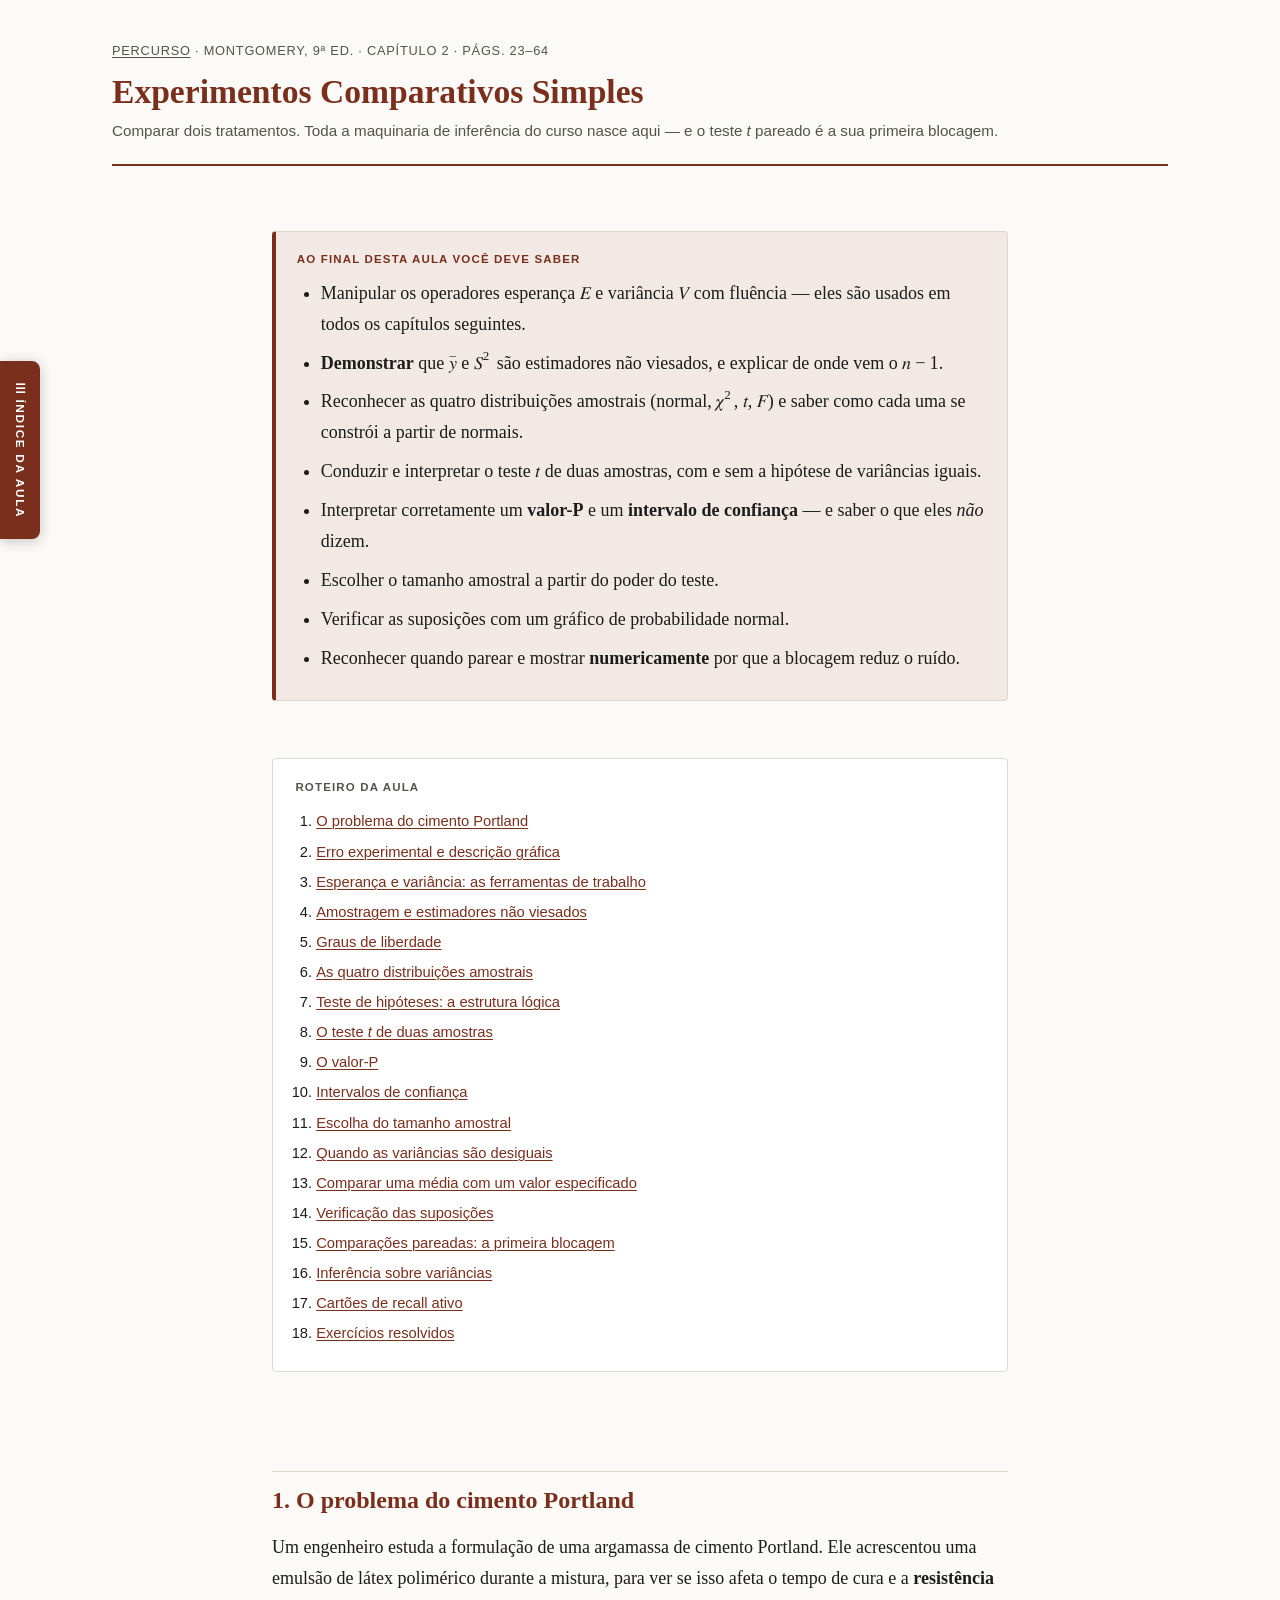
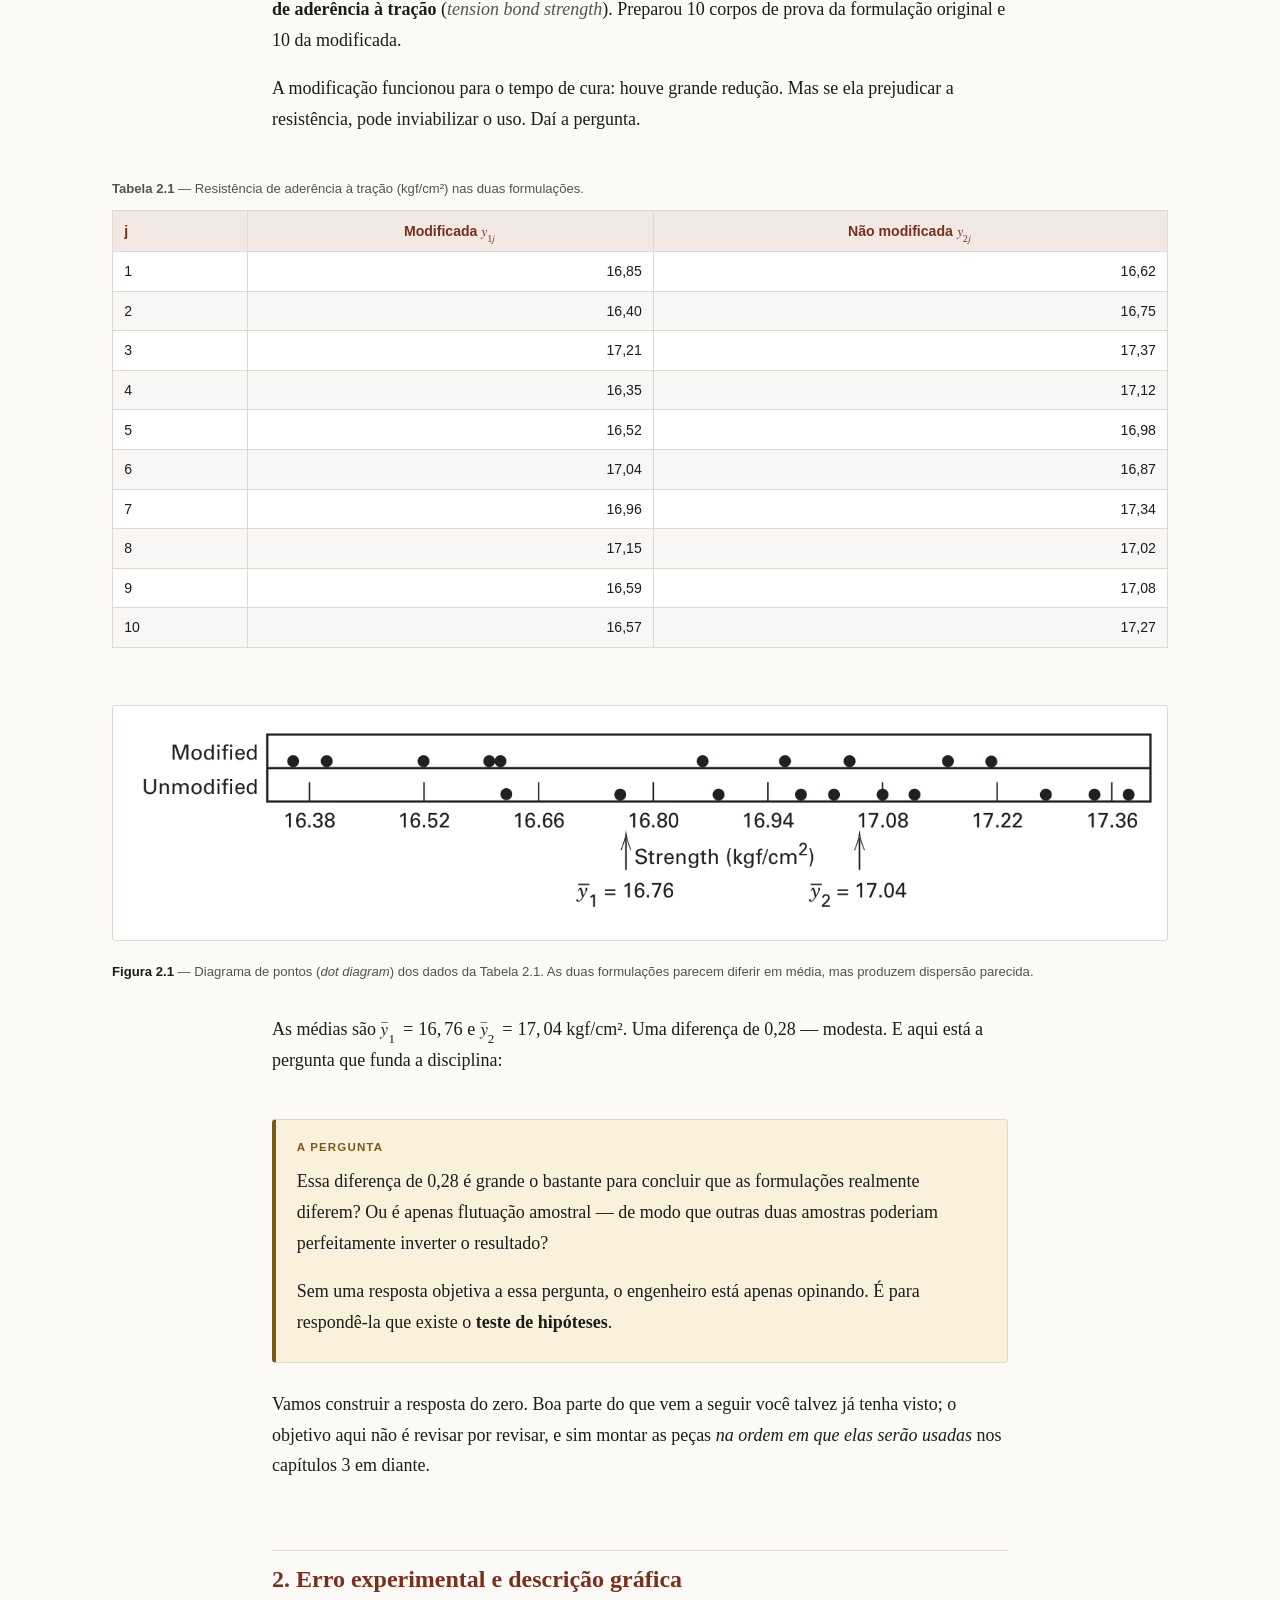
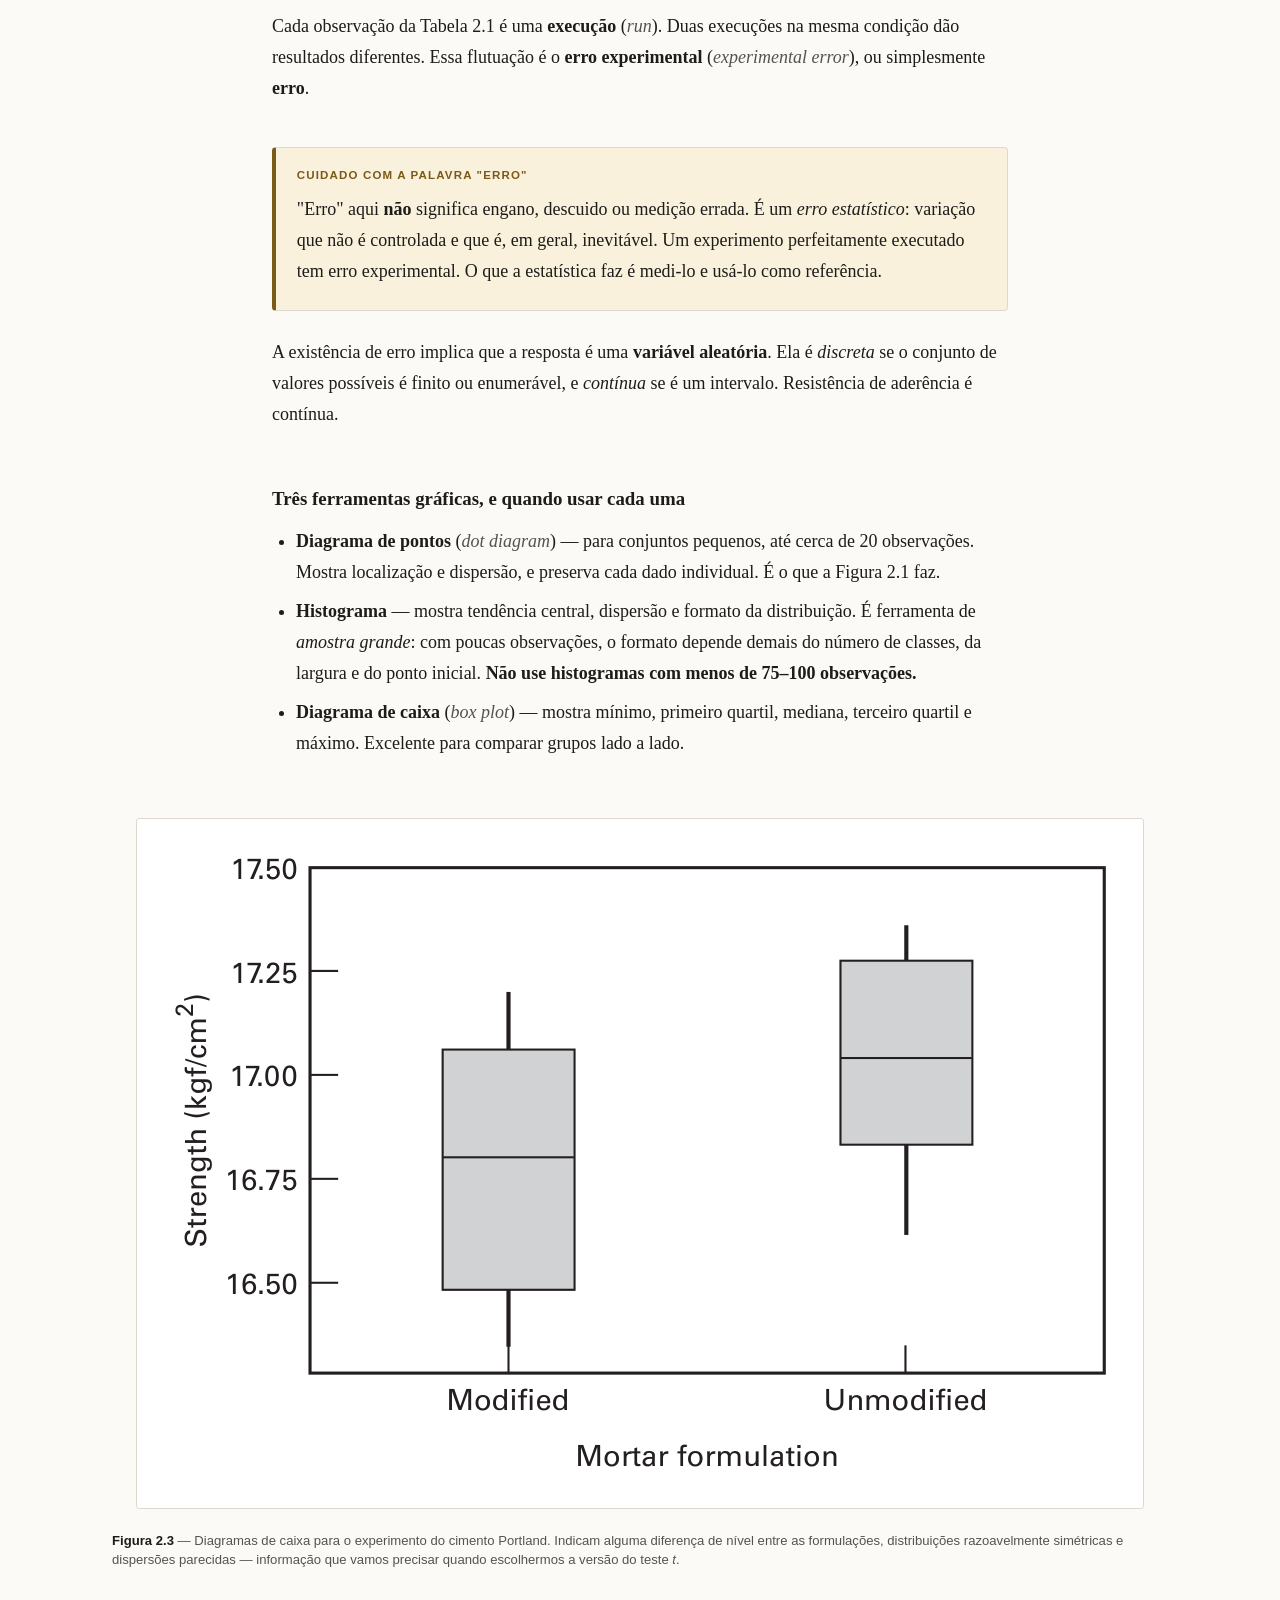
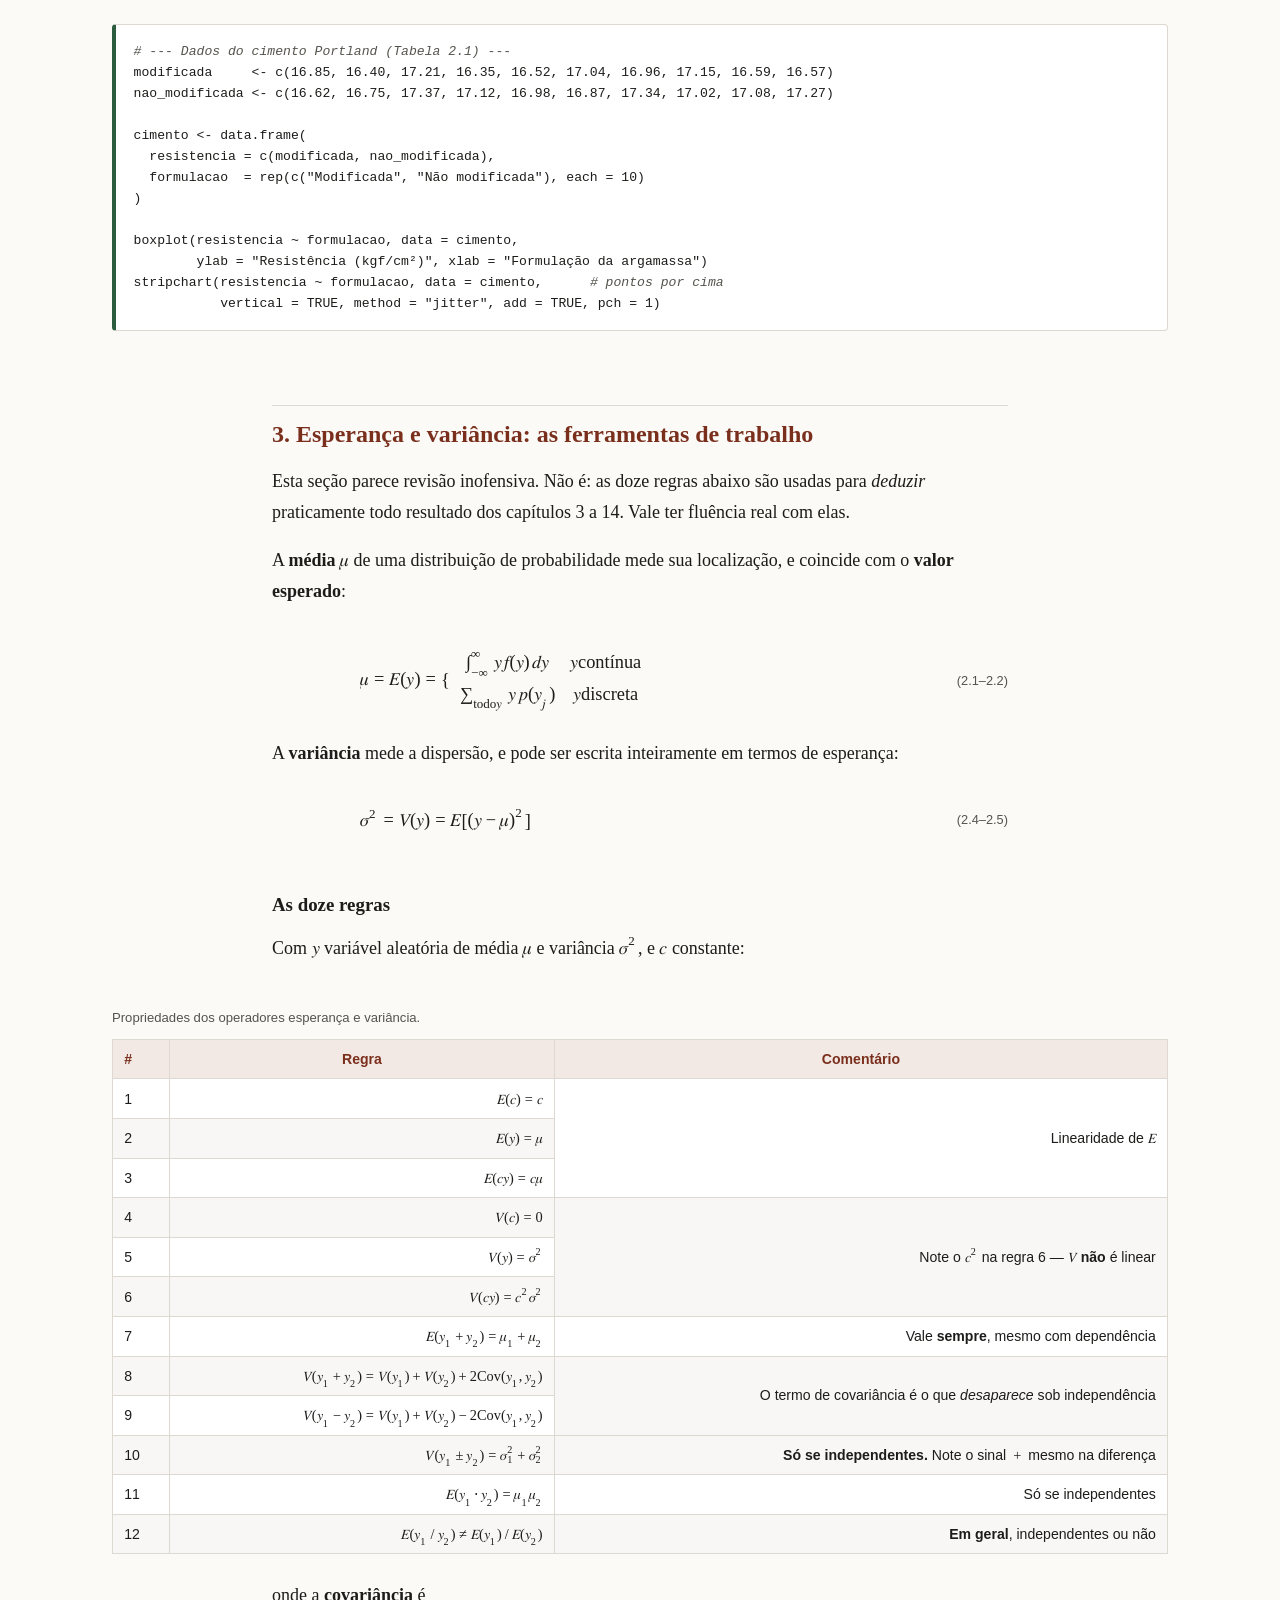
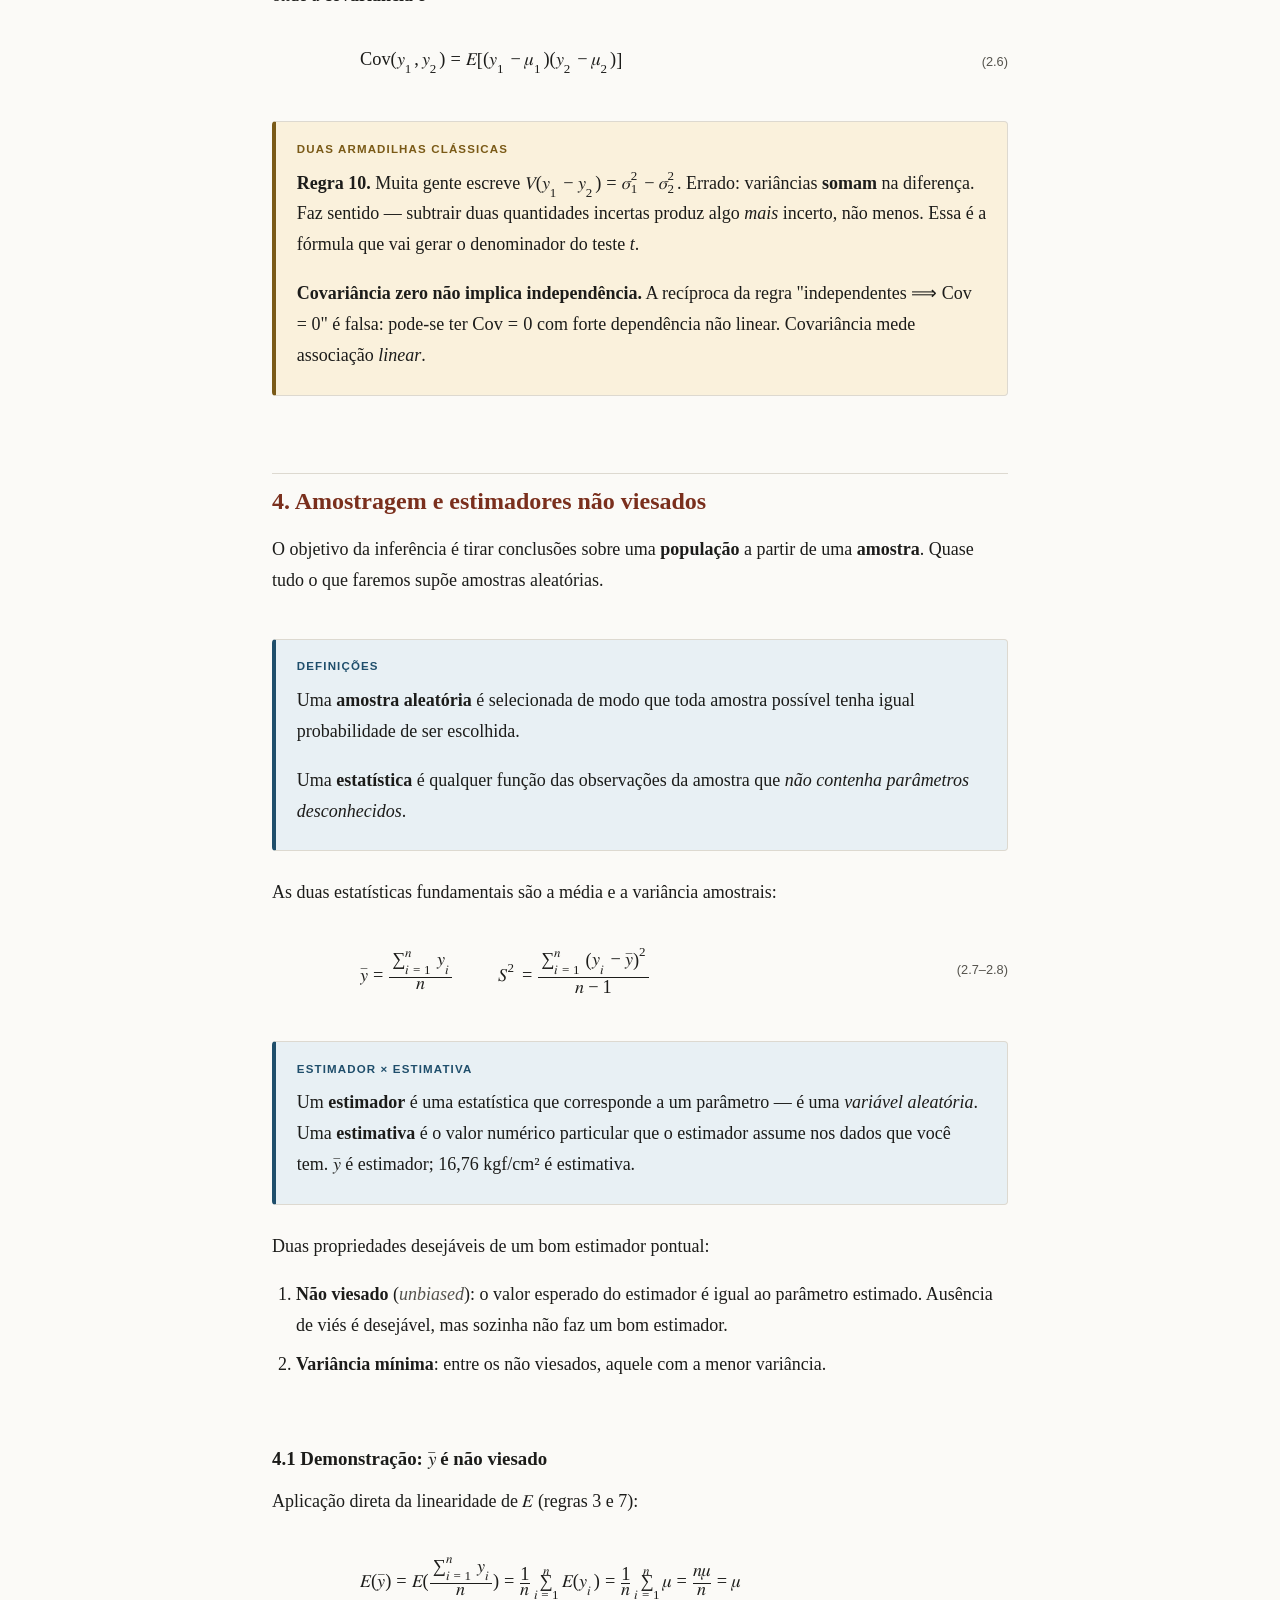
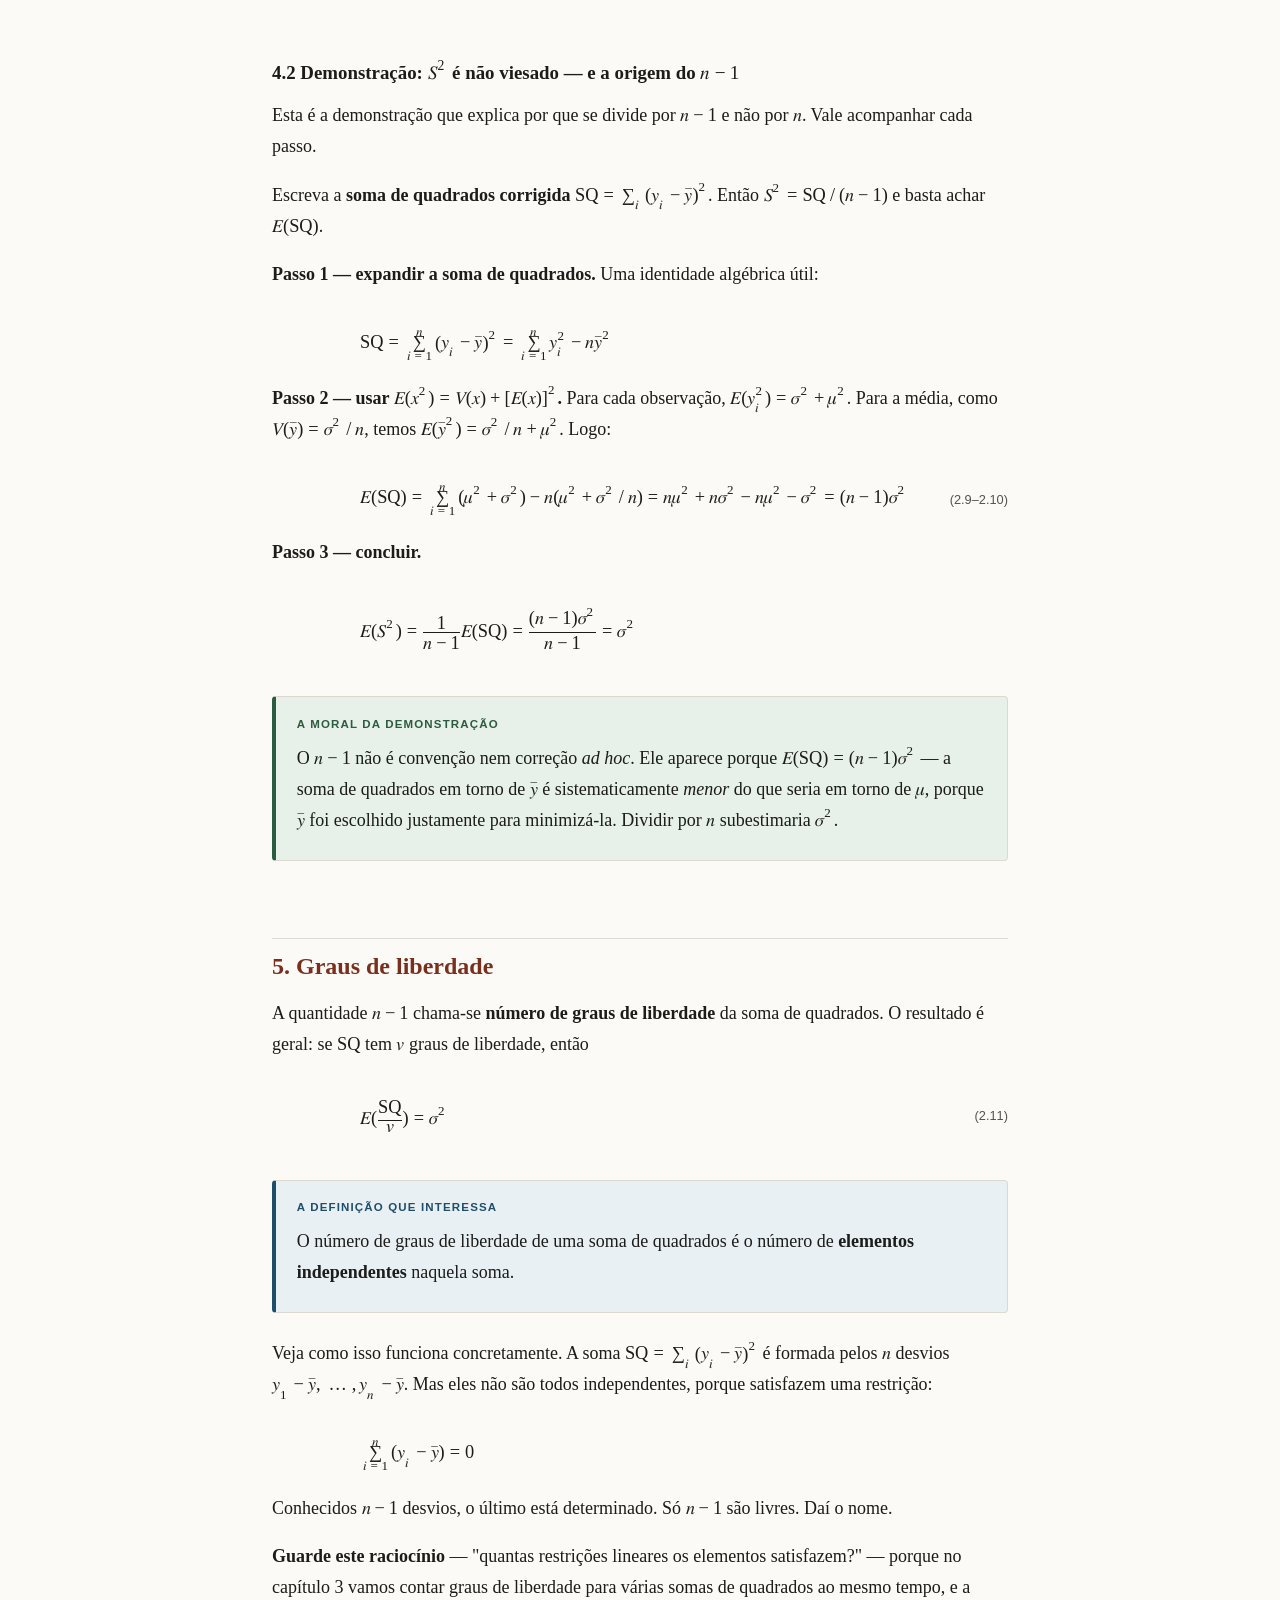
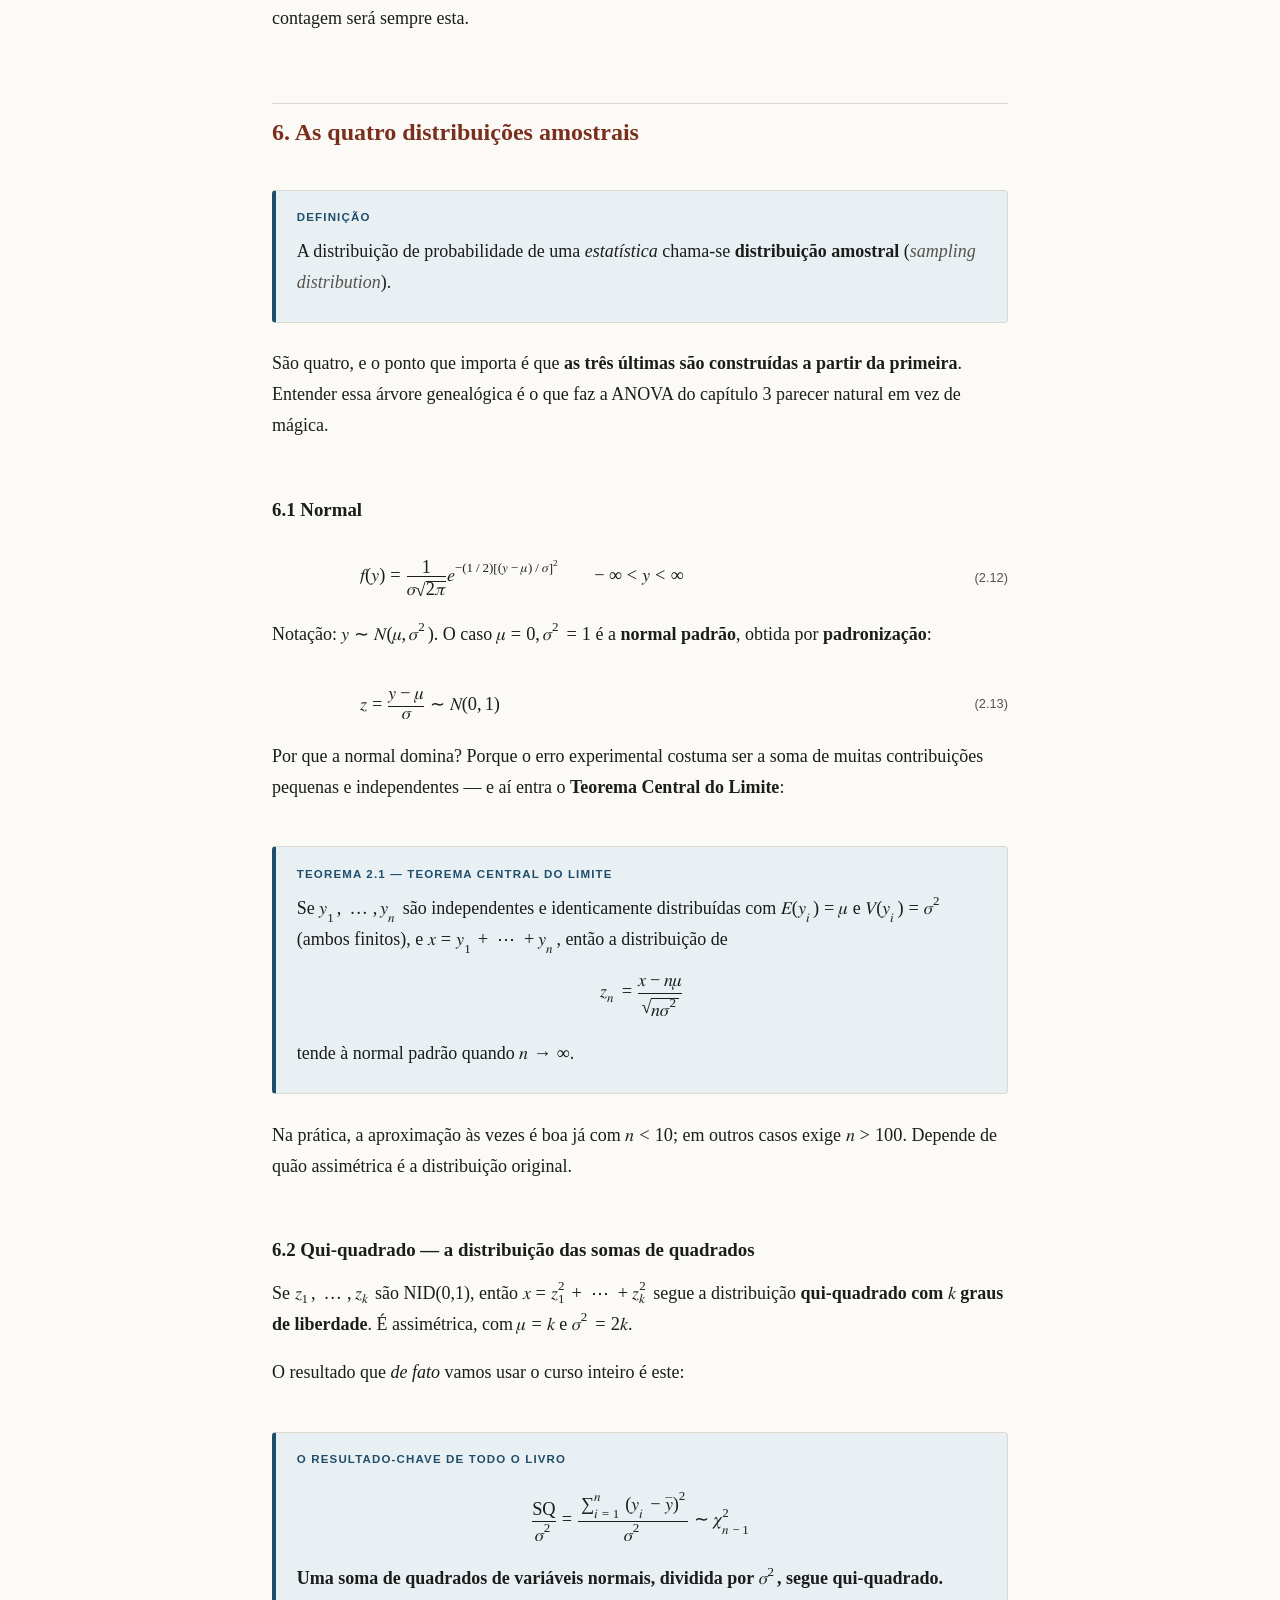
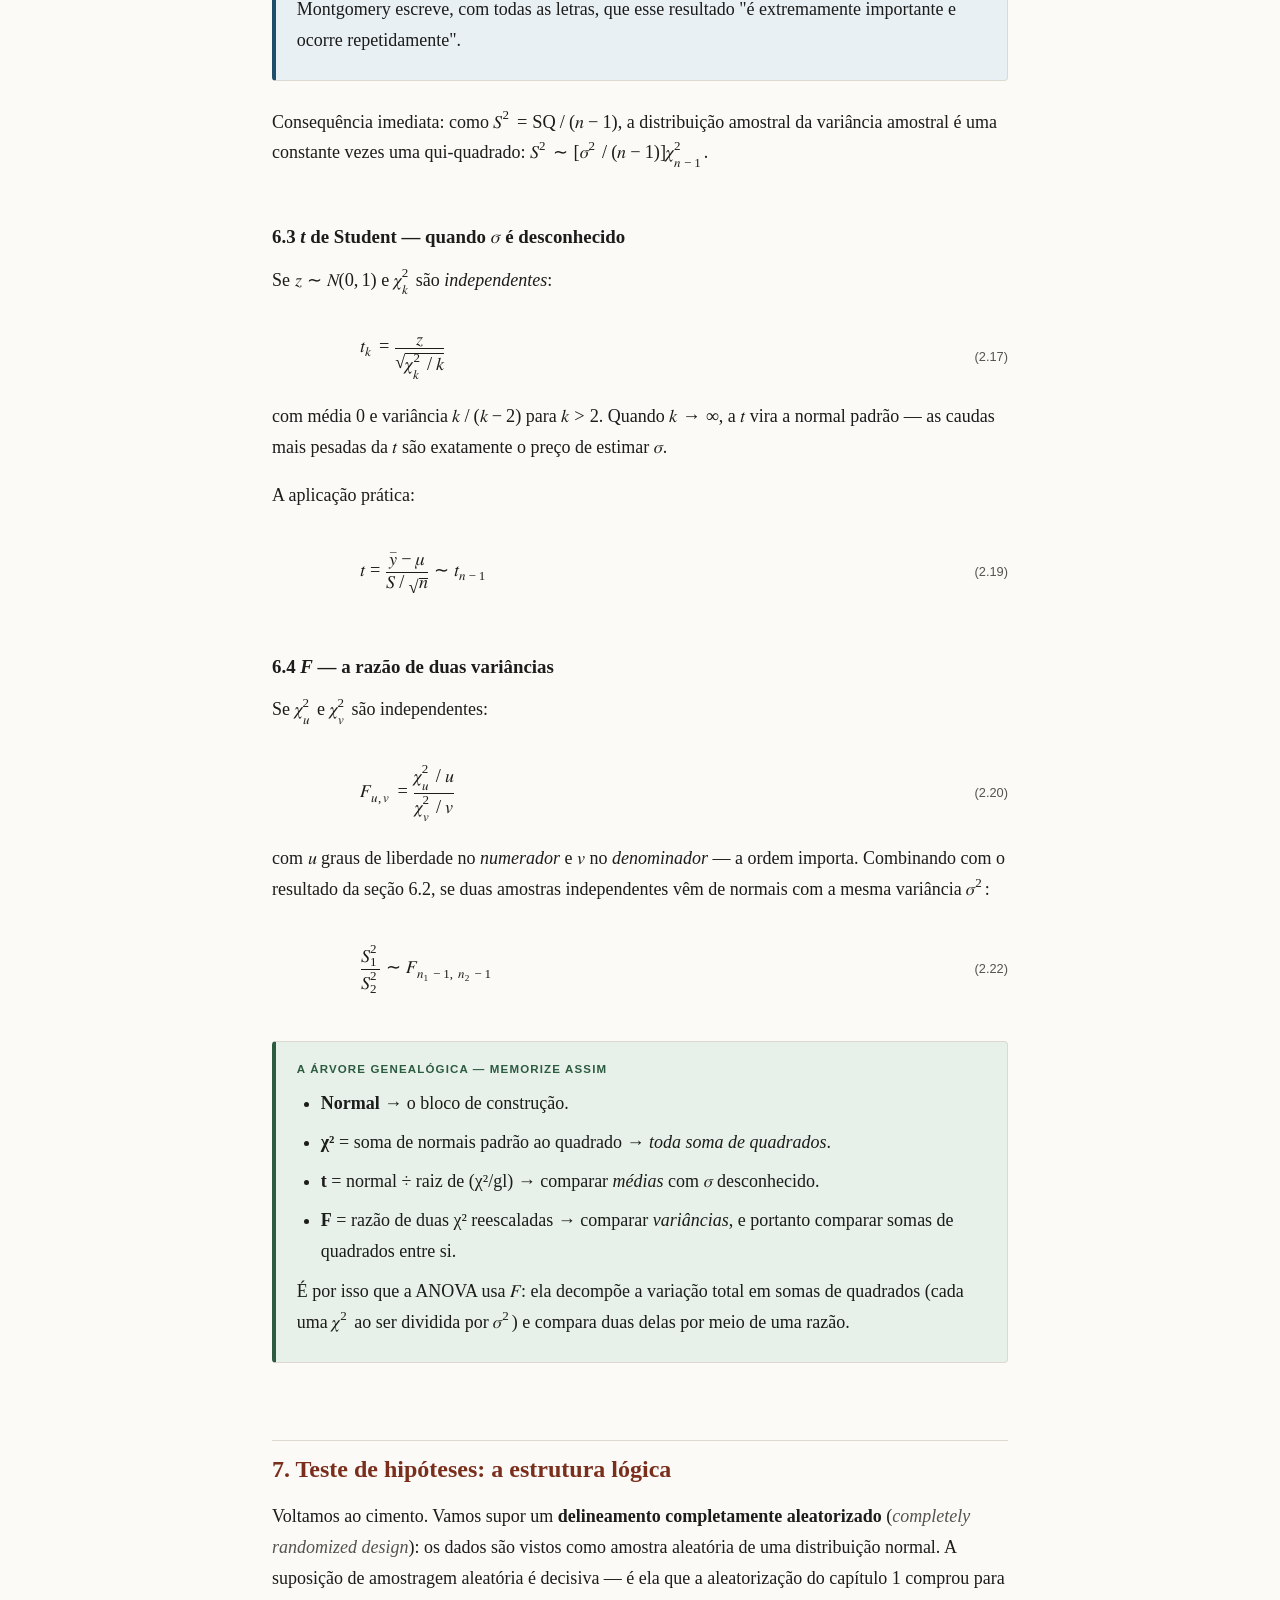
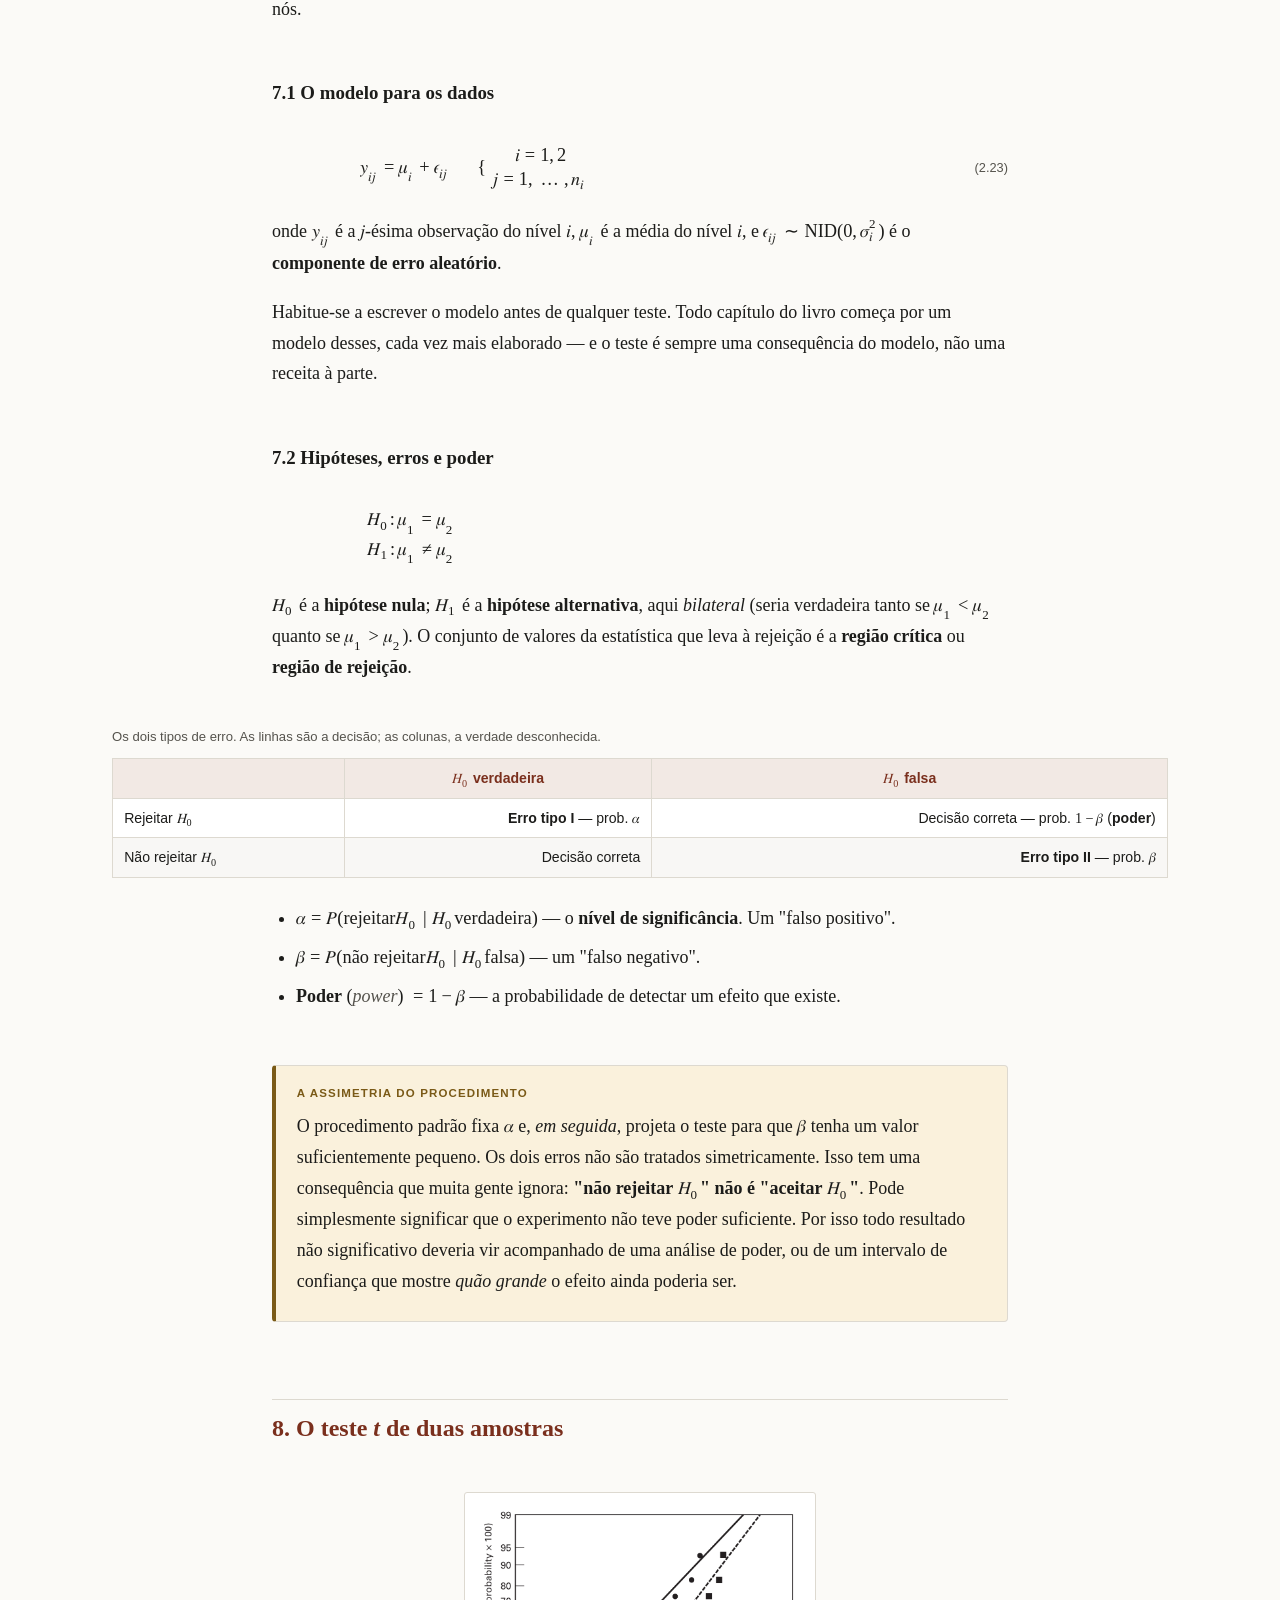
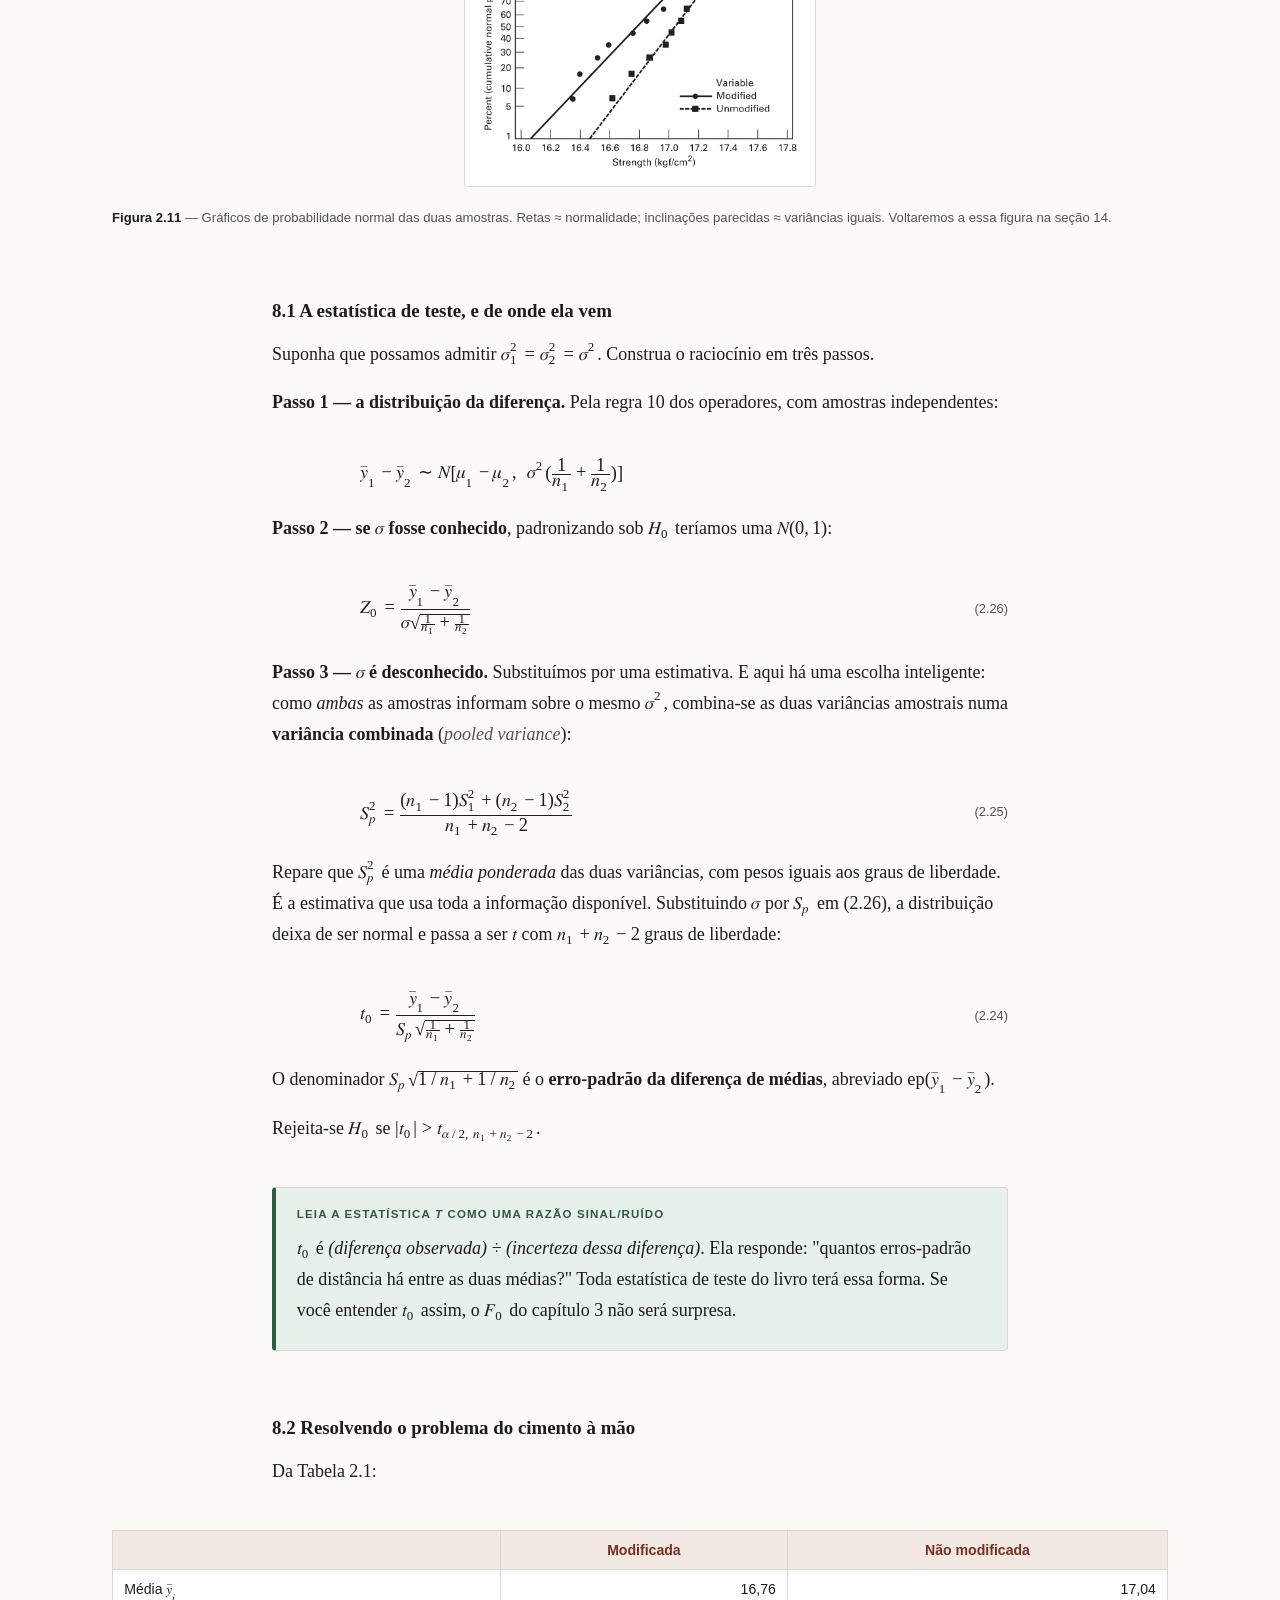
<file: estudo/cap02/02-00-experimentos-comparativos.html>
<!DOCTYPE html>
<html lang="pt-BR">
<head>
<meta charset="utf-8">
<meta name="viewport" content="width=device-width, initial-scale=1">
<!-- Caderno de estudo pessoal: reproduz figuras de obra protegida
     (Montgomery, Wiley) para uso próprio. Fora dos buscadores. -->
<meta name="robots" content="noindex, nofollow">
<title>Cap. 2 — Experimentos Comparativos Simples</title>
<link rel="stylesheet" href="../assets/tema.css?v=3">
<link rel="stylesheet" href="../assets/estilo.css?v=3">
</head>
<body>

<details class="menu-lateral">
  <summary>Índice da aula</summary>
  <nav class="painel">
    <p class="painel-titulo">Cap. 2 — Experimentos Comparativos</p>
    <ol>
      <li><a href="#s1">O problema do cimento Portland</a></li>
      <li><a href="#s2">Erro experimental e descrição gráfica</a></li>
      <li><a href="#s3">Esperança e variância</a></li>
      <li><a href="#s4">Amostragem e estimadores não viesados</a></li>
      <li><a href="#s5">Graus de liberdade</a></li>
      <li><a href="#s6">As quatro distribuições amostrais</a></li>
      <li><a href="#s7">Teste de hipóteses: a estrutura lógica</a></li>
      <li><a href="#s8">O teste <em>t</em> de duas amostras</a></li>
      <li><a href="#s9">O valor-P</a></li>
      <li><a href="#s10">Intervalos de confiança</a></li>
      <li><a href="#s11">Escolha do tamanho amostral</a></li>
      <li><a href="#s12">Quando as variâncias são desiguais</a></li>
      <li><a href="#s13">Comparar uma média com um valor</a></li>
      <li><a href="#s14">Verificação das suposições</a></li>
      <li><a href="#s15">Comparações pareadas: a primeira blocagem</a></li>
      <li><a href="#s16">Inferência sobre variâncias</a></li>
      <li><a href="#recall">Cartões de recall ativo</a></li>
      <li><a href="#exercicios">Exercícios resolvidos</a></li>
    </ol>
    <p class="extras">
      <a href="#topo">↑ Topo</a>
      <a href="../index.html">Percurso</a>
      <a href="../cap01/01-00-introducao.html">← Cap. 1</a>
    </p>
  </nav>
</details>

<div class="pagina" id="topo">

<header class="topo">
  <p class="migalha"><a href="../index.html">Percurso</a> · Montgomery, 9ª ed. · Capítulo 2 · págs. 23–64</p>
  <h1>Experimentos Comparativos Simples</h1>
  <p class="subtitulo">Comparar dois tratamentos. Toda a maquinaria de inferência do curso nasce aqui — e o teste <em>t</em> pareado é a sua primeira blocagem.</p>
</header>

<div class="caixa objetivo">
  <span class="rotulo">Ao final desta aula você deve saber</span>
  <ul>
    <li>Manipular os operadores esperança <math><mi>E</mi></math> e variância <math><mi>V</mi></math> com fluência — eles são usados em todos os capítulos seguintes.</li>
    <li><strong>Demonstrar</strong> que <math><mover><mi>y</mi><mo>¯</mo></mover></math> e <math><msup><mi>S</mi><mn>2</mn></msup></math> são estimadores não viesados, e explicar de onde vem o <math><mi>n</mi><mo>−</mo><mn>1</mn></math>.</li>
    <li>Reconhecer as quatro distribuições amostrais (normal, <math><msup><mi>χ</mi><mn>2</mn></msup></math>, <math><mi>t</mi></math>, <math><mi>F</mi></math>) e saber como cada uma se constrói a partir de normais.</li>
    <li>Conduzir e interpretar o teste <math><mi>t</mi></math> de duas amostras, com e sem a hipótese de variâncias iguais.</li>
    <li>Interpretar corretamente um <strong>valor-P</strong> e um <strong>intervalo de confiança</strong> — e saber o que eles <em>não</em> dizem.</li>
    <li>Escolher o tamanho amostral a partir do poder do teste.</li>
    <li>Verificar as suposições com um gráfico de probabilidade normal.</li>
    <li>Reconhecer quando parear e mostrar <strong>numericamente</strong> por que a blocagem reduz o ruído.</li>
  </ul>
</div>

<nav class="sumario">
  <span class="rotulo">Roteiro da aula</span>
  <ol>
    <li><a href="#s1">O problema do cimento Portland</a></li>
    <li><a href="#s2">Erro experimental e descrição gráfica</a></li>
    <li><a href="#s3">Esperança e variância: as ferramentas de trabalho</a></li>
    <li><a href="#s4">Amostragem e estimadores não viesados</a></li>
    <li><a href="#s5">Graus de liberdade</a></li>
    <li><a href="#s6">As quatro distribuições amostrais</a></li>
    <li><a href="#s7">Teste de hipóteses: a estrutura lógica</a></li>
    <li><a href="#s8">O teste <em>t</em> de duas amostras</a></li>
    <li><a href="#s9">O valor-P</a></li>
    <li><a href="#s10">Intervalos de confiança</a></li>
    <li><a href="#s11">Escolha do tamanho amostral</a></li>
    <li><a href="#s12">Quando as variâncias são desiguais</a></li>
    <li><a href="#s13">Comparar uma média com um valor especificado</a></li>
    <li><a href="#s14">Verificação das suposições</a></li>
    <li><a href="#s15">Comparações pareadas: a primeira blocagem</a></li>
    <li><a href="#s16">Inferência sobre variâncias</a></li>
    <li><a href="#recall">Cartões de recall ativo</a></li>
    <li><a href="#exercicios">Exercícios resolvidos</a></li>
  </ol>
</nav>


<h2 id="s1">1. O problema do cimento Portland</h2>

<p>Um engenheiro estuda a formulação de uma argamassa de cimento Portland. Ele acrescentou uma emulsão de látex polimérico durante a mistura, para ver se isso afeta o tempo de cura e a <strong>resistência de aderência à tração</strong> (<em class="en">tension bond strength</em>). Preparou 10 corpos de prova da formulação original e 10 da modificada.</p>

<p>A modificação funcionou para o tempo de cura: houve grande redução. Mas se ela prejudicar a resistência, pode inviabilizar o uso. Daí a pergunta.</p>

<div class="rolagem">
<table>
  <caption><b>Tabela 2.1</b> — Resistência de aderência à tração (kgf/cm²) nas duas formulações.</caption>
  <thead><tr><th>j</th><th>Modificada <math><msub><mi>y</mi><mrow><mn>1</mn><mi>j</mi></mrow></msub></math></th><th>Não modificada <math><msub><mi>y</mi><mrow><mn>2</mn><mi>j</mi></mrow></msub></math></th></tr></thead>
  <tbody>
    <tr><td>1</td><td>16,85</td><td>16,62</td></tr>
    <tr><td>2</td><td>16,40</td><td>16,75</td></tr>
    <tr><td>3</td><td>17,21</td><td>17,37</td></tr>
    <tr><td>4</td><td>16,35</td><td>17,12</td></tr>
    <tr><td>5</td><td>16,52</td><td>16,98</td></tr>
    <tr><td>6</td><td>17,04</td><td>16,87</td></tr>
    <tr><td>7</td><td>16,96</td><td>17,34</td></tr>
    <tr><td>8</td><td>17,15</td><td>17,02</td></tr>
    <tr><td>9</td><td>16,59</td><td>17,08</td></tr>
    <tr><td>10</td><td>16,57</td><td>17,27</td></tr>
  </tbody>
</table>
</div>

<figure>
  <img src="img/fig-02-01.png" alt="Diagrama de pontos das duas amostras de resistência, com as médias 16,76 e 17,04 indicadas por setas.">
  <figcaption><b>Figura 2.1</b> — Diagrama de pontos (<em class="en">dot diagram</em>) dos dados da Tabela 2.1. As duas formulações parecem diferir em média, mas produzem dispersão parecida.</figcaption>
</figure>

<p>As médias são <math><msub><mover><mi>y</mi><mo>¯</mo></mover><mn>1</mn></msub><mo>=</mo><mn>16</mn><mo>,</mo><mn>76</mn></math> e <math><msub><mover><mi>y</mi><mo>¯</mo></mover><mn>2</mn></msub><mo>=</mo><mn>17</mn><mo>,</mo><mn>04</mn></math> kgf/cm². Uma diferença de 0,28 — modesta. E aqui está a pergunta que funda a disciplina:</p>

<div class="caixa aviso">
  <span class="rotulo">A pergunta</span>
  <p>Essa diferença de 0,28 é grande o bastante para concluir que as formulações realmente diferem? Ou é apenas flutuação amostral — de modo que outras duas amostras poderiam perfeitamente inverter o resultado?</p>
  <p>Sem uma resposta objetiva a essa pergunta, o engenheiro está apenas opinando. É para respondê-la que existe o <strong>teste de hipóteses</strong>.</p>
</div>

<p>Vamos construir a resposta do zero. Boa parte do que vem a seguir você talvez já tenha visto; o objetivo aqui não é revisar por revisar, e sim montar as peças <em>na ordem em que elas serão usadas</em> nos capítulos 3 em diante.</p>


<h2 id="s2">2. Erro experimental e descrição gráfica</h2>

<p>Cada observação da Tabela 2.1 é uma <strong>execução</strong> (<em class="en">run</em>). Duas execuções na mesma condição dão resultados diferentes. Essa flutuação é o <strong>erro experimental</strong> (<em class="en">experimental error</em>), ou simplesmente <strong>erro</strong>.</p>

<div class="caixa aviso">
  <span class="rotulo">Cuidado com a palavra "erro"</span>
  <p>"Erro" aqui <strong>não</strong> significa engano, descuido ou medição errada. É um <em>erro estatístico</em>: variação que não é controlada e que é, em geral, inevitável. Um experimento perfeitamente executado tem erro experimental. O que a estatística faz é medi-lo e usá-lo como referência.</p>
</div>

<p>A existência de erro implica que a resposta é uma <strong>variável aleatória</strong>. Ela é <em>discreta</em> se o conjunto de valores possíveis é finito ou enumerável, e <em>contínua</em> se é um intervalo. Resistência de aderência é contínua.</p>

<h3>Três ferramentas gráficas, e quando usar cada uma</h3>

<ul>
  <li><strong>Diagrama de pontos</strong> (<em class="en">dot diagram</em>) — para conjuntos pequenos, até cerca de 20 observações. Mostra localização e dispersão, e preserva cada dado individual. É o que a Figura 2.1 faz.</li>
  <li><strong>Histograma</strong> — mostra tendência central, dispersão e formato da distribuição. É ferramenta de <em>amostra grande</em>: com poucas observações, o formato depende demais do número de classes, da largura e do ponto inicial. <strong>Não use histogramas com menos de 75–100 observações.</strong></li>
  <li><strong>Diagrama de caixa</strong> (<em class="en">box plot</em>) — mostra mínimo, primeiro quartil, mediana, terceiro quartil e máximo. Excelente para comparar grupos lado a lado.</li>
</ul>

<figure>
  <img src="img/fig-02-03.png" alt="Dois diagramas de caixa lado a lado comparando a resistência das formulações modificada e não modificada.">
  <figcaption><b>Figura 2.3</b> — Diagramas de caixa para o experimento do cimento Portland. Indicam alguma diferença de nível entre as formulações, distribuições razoavelmente simétricas e dispersões parecidas — informação que vamos precisar quando escolhermos a versão do teste <em>t</em>.</figcaption>
</figure>

<pre><code><span class="cmt"># --- Dados do cimento Portland (Tabela 2.1) ---</span>
modificada     &lt;- c(16.85, 16.40, 17.21, 16.35, 16.52, 17.04, 16.96, 17.15, 16.59, 16.57)
nao_modificada &lt;- c(16.62, 16.75, 17.37, 17.12, 16.98, 16.87, 17.34, 17.02, 17.08, 17.27)

cimento &lt;- data.frame(
  resistencia = c(modificada, nao_modificada),
  formulacao  = rep(c("Modificada", "Não modificada"), each = 10)
)

boxplot(resistencia ~ formulacao, data = cimento,
        ylab = "Resistência (kgf/cm²)", xlab = "Formulação da argamassa")
stripchart(resistencia ~ formulacao, data = cimento,      <span class="cmt"># pontos por cima</span>
           vertical = TRUE, method = "jitter", add = TRUE, pch = 1)
</code></pre>


<h2 id="s3">3. Esperança e variância: as ferramentas de trabalho</h2>

<p>Esta seção parece revisão inofensiva. Não é: as doze regras abaixo são usadas para <em>deduzir</em> praticamente todo resultado dos capítulos 3 a 14. Vale ter fluência real com elas.</p>

<p>A <strong>média</strong> <math><mi>μ</mi></math> de uma distribuição de probabilidade mede sua localização, e coincide com o <strong>valor esperado</strong>:</p>

<div class="eq">
<math display="block">
  <mrow>
    <mi>μ</mi><mo>=</mo><mi>E</mi><mo stretchy="false">(</mo><mi>y</mi><mo stretchy="false">)</mo><mo>=</mo>
    <mrow>
      <mo>{</mo>
      <mtable columnalign="left left" columnspacing="1.5em">
        <mtr><mtd><mrow><msubsup><mo>∫</mo><mrow><mo>−</mo><mi>∞</mi></mrow><mi>∞</mi></msubsup><mi>y</mi><mspace width="0.15em"/><mi>f</mi><mo stretchy="false">(</mo><mi>y</mi><mo stretchy="false">)</mo><mspace width="0.15em"/><mi>d</mi><mi>y</mi></mrow></mtd><mtd><mi>y</mi><mtext> contínua</mtext></mtd></mtr>
        <mtr><mtd><mrow><munder><mo>∑</mo><mrow><mtext>todo </mtext><mi>y</mi></mrow></munder><mi>y</mi><mspace width="0.15em"/><mi>p</mi><mo stretchy="false">(</mo><msub><mi>y</mi><mi>j</mi></msub><mo stretchy="false">)</mo></mrow></mtd><mtd><mi>y</mi><mtext> discreta</mtext></mtd></mtr>
      </mtable>
    </mrow>
  </mrow>
</math>
<span class="num">(2.1–2.2)</span>
</div>

<p>A <strong>variância</strong> mede a dispersão, e pode ser escrita inteiramente em termos de esperança:</p>

<div class="eq">
<math display="block">
  <mrow>
    <msup><mi>σ</mi><mn>2</mn></msup><mo>=</mo><mi>V</mi><mo stretchy="false">(</mo><mi>y</mi><mo stretchy="false">)</mo><mo>=</mo>
    <mi>E</mi><mrow><mo>[</mo><msup><mrow><mo>(</mo><mi>y</mi><mo>−</mo><mi>μ</mi><mo>)</mo></mrow><mn>2</mn></msup><mo>]</mo></mrow>
  </mrow>
</math>
<span class="num">(2.4–2.5)</span>
</div>

<h3>As doze regras</h3>

<p>Com <math><mi>y</mi></math> variável aleatória de média <math><mi>μ</mi></math> e variância <math><msup><mi>σ</mi><mn>2</mn></msup></math>, e <math><mi>c</mi></math> constante:</p>

<div class="rolagem">
<table>
  <caption>Propriedades dos operadores esperança e variância.</caption>
  <thead><tr><th>#</th><th>Regra</th><th>Comentário</th></tr></thead>
  <tbody>
    <tr><td>1</td><td><math><mi>E</mi><mo stretchy="false">(</mo><mi>c</mi><mo stretchy="false">)</mo><mo>=</mo><mi>c</mi></math></td><td rowspan="3">Linearidade de <math><mi>E</mi></math></td></tr>
    <tr><td>2</td><td><math><mi>E</mi><mo stretchy="false">(</mo><mi>y</mi><mo stretchy="false">)</mo><mo>=</mo><mi>μ</mi></math></td></tr>
    <tr><td>3</td><td><math><mi>E</mi><mo stretchy="false">(</mo><mi>c</mi><mi>y</mi><mo stretchy="false">)</mo><mo>=</mo><mi>c</mi><mi>μ</mi></math></td></tr>
    <tr><td>4</td><td><math><mi>V</mi><mo stretchy="false">(</mo><mi>c</mi><mo stretchy="false">)</mo><mo>=</mo><mn>0</mn></math></td><td rowspan="3">Note o <math><msup><mi>c</mi><mn>2</mn></msup></math> na regra 6 — <math><mi>V</mi></math> <strong>não</strong> é linear</td></tr>
    <tr><td>5</td><td><math><mi>V</mi><mo stretchy="false">(</mo><mi>y</mi><mo stretchy="false">)</mo><mo>=</mo><msup><mi>σ</mi><mn>2</mn></msup></math></td></tr>
    <tr><td>6</td><td><math><mi>V</mi><mo stretchy="false">(</mo><mi>c</mi><mi>y</mi><mo stretchy="false">)</mo><mo>=</mo><msup><mi>c</mi><mn>2</mn></msup><msup><mi>σ</mi><mn>2</mn></msup></math></td></tr>
    <tr><td>7</td><td><math><mi>E</mi><mo stretchy="false">(</mo><msub><mi>y</mi><mn>1</mn></msub><mo>+</mo><msub><mi>y</mi><mn>2</mn></msub><mo stretchy="false">)</mo><mo>=</mo><msub><mi>μ</mi><mn>1</mn></msub><mo>+</mo><msub><mi>μ</mi><mn>2</mn></msub></math></td><td>Vale <strong>sempre</strong>, mesmo com dependência</td></tr>
    <tr><td>8</td><td><math><mi>V</mi><mo stretchy="false">(</mo><msub><mi>y</mi><mn>1</mn></msub><mo>+</mo><msub><mi>y</mi><mn>2</mn></msub><mo stretchy="false">)</mo><mo>=</mo><mi>V</mi><mo stretchy="false">(</mo><msub><mi>y</mi><mn>1</mn></msub><mo stretchy="false">)</mo><mo>+</mo><mi>V</mi><mo stretchy="false">(</mo><msub><mi>y</mi><mn>2</mn></msub><mo stretchy="false">)</mo><mo>+</mo><mn>2</mn><mtext>Cov</mtext><mo stretchy="false">(</mo><msub><mi>y</mi><mn>1</mn></msub><mo>,</mo><msub><mi>y</mi><mn>2</mn></msub><mo stretchy="false">)</mo></math></td><td rowspan="2">O termo de covariância é o que <em>desaparece</em> sob independência</td></tr>
    <tr><td>9</td><td><math><mi>V</mi><mo stretchy="false">(</mo><msub><mi>y</mi><mn>1</mn></msub><mo>−</mo><msub><mi>y</mi><mn>2</mn></msub><mo stretchy="false">)</mo><mo>=</mo><mi>V</mi><mo stretchy="false">(</mo><msub><mi>y</mi><mn>1</mn></msub><mo stretchy="false">)</mo><mo>+</mo><mi>V</mi><mo stretchy="false">(</mo><msub><mi>y</mi><mn>2</mn></msub><mo stretchy="false">)</mo><mo>−</mo><mn>2</mn><mtext>Cov</mtext><mo stretchy="false">(</mo><msub><mi>y</mi><mn>1</mn></msub><mo>,</mo><msub><mi>y</mi><mn>2</mn></msub><mo stretchy="false">)</mo></math></td></tr>
    <tr><td>10</td><td><math><mi>V</mi><mo stretchy="false">(</mo><msub><mi>y</mi><mn>1</mn></msub><mo>±</mo><msub><mi>y</mi><mn>2</mn></msub><mo stretchy="false">)</mo><mo>=</mo><msubsup><mi>σ</mi><mn>1</mn><mn>2</mn></msubsup><mo>+</mo><msubsup><mi>σ</mi><mn>2</mn><mn>2</mn></msubsup></math></td><td><strong>Só se independentes.</strong> Note o sinal <math><mo>+</mo></math> mesmo na diferença</td></tr>
    <tr><td>11</td><td><math><mi>E</mi><mo stretchy="false">(</mo><msub><mi>y</mi><mn>1</mn></msub><mo>⋅</mo><msub><mi>y</mi><mn>2</mn></msub><mo stretchy="false">)</mo><mo>=</mo><msub><mi>μ</mi><mn>1</mn></msub><msub><mi>μ</mi><mn>2</mn></msub></math></td><td>Só se independentes</td></tr>
    <tr><td>12</td><td><math><mi>E</mi><mo stretchy="false">(</mo><msub><mi>y</mi><mn>1</mn></msub><mo>/</mo><msub><mi>y</mi><mn>2</mn></msub><mo stretchy="false">)</mo><mo>≠</mo><mi>E</mi><mo stretchy="false">(</mo><msub><mi>y</mi><mn>1</mn></msub><mo stretchy="false">)</mo><mo>/</mo><mi>E</mi><mo stretchy="false">(</mo><msub><mi>y</mi><mn>2</mn></msub><mo stretchy="false">)</mo></math></td><td><strong>Em geral</strong>, independentes ou não</td></tr>
  </tbody>
</table>
</div>

<p>onde a <strong>covariância</strong> é</p>

<div class="eq">
<math display="block">
  <mrow>
    <mtext>Cov</mtext><mo stretchy="false">(</mo><msub><mi>y</mi><mn>1</mn></msub><mo>,</mo><msub><mi>y</mi><mn>2</mn></msub><mo stretchy="false">)</mo><mo>=</mo>
    <mi>E</mi><mrow><mo>[</mo><mo stretchy="false">(</mo><msub><mi>y</mi><mn>1</mn></msub><mo>−</mo><msub><mi>μ</mi><mn>1</mn></msub><mo stretchy="false">)</mo><mo stretchy="false">(</mo><msub><mi>y</mi><mn>2</mn></msub><mo>−</mo><msub><mi>μ</mi><mn>2</mn></msub><mo stretchy="false">)</mo><mo>]</mo></mrow>
  </mrow>
</math>
<span class="num">(2.6)</span>
</div>

<div class="caixa aviso">
  <span class="rotulo">Duas armadilhas clássicas</span>
  <p><strong>Regra 10.</strong> Muita gente escreve <math><mi>V</mi><mo stretchy="false">(</mo><msub><mi>y</mi><mn>1</mn></msub><mo>−</mo><msub><mi>y</mi><mn>2</mn></msub><mo stretchy="false">)</mo><mo>=</mo><msubsup><mi>σ</mi><mn>1</mn><mn>2</mn></msubsup><mo>−</mo><msubsup><mi>σ</mi><mn>2</mn><mn>2</mn></msubsup></math>. Errado: variâncias <strong>somam</strong> na diferença. Faz sentido — subtrair duas quantidades incertas produz algo <em>mais</em> incerto, não menos. Essa é a fórmula que vai gerar o denominador do teste <em>t</em>.</p>
  <p><strong>Covariância zero não implica independência.</strong> A recíproca da regra "independentes ⟹ Cov = 0" é falsa: pode-se ter <math><mtext>Cov</mtext><mo>=</mo><mn>0</mn></math> com forte dependência não linear. Covariância mede associação <em>linear</em>.</p>
</div>

<h2 id="s4">4. Amostragem e estimadores não viesados</h2>

<p>O objetivo da inferência é tirar conclusões sobre uma <strong>população</strong> a partir de uma <strong>amostra</strong>. Quase tudo o que faremos supõe amostras aleatórias.</p>

<div class="caixa definicao">
  <span class="rotulo">Definições</span>
  <p>Uma <strong>amostra aleatória</strong> é selecionada de modo que toda amostra possível tenha igual probabilidade de ser escolhida.</p>
  <p>Uma <strong>estatística</strong> é qualquer função das observações da amostra que <em>não contenha parâmetros desconhecidos</em>.</p>
</div>

<p>As duas estatísticas fundamentais são a média e a variância amostrais:</p>

<div class="eq">
<math display="block">
  <mrow>
    <mover><mi>y</mi><mo>¯</mo></mover><mo>=</mo>
    <mfrac><mrow><munderover><mo>∑</mo><mrow><mi>i</mi><mo>=</mo><mn>1</mn></mrow><mi>n</mi></munderover><msub><mi>y</mi><mi>i</mi></msub></mrow><mi>n</mi></mfrac>
    <mspace width="2.5em"/>
    <msup><mi>S</mi><mn>2</mn></msup><mo>=</mo>
    <mfrac><mrow><munderover><mo>∑</mo><mrow><mi>i</mi><mo>=</mo><mn>1</mn></mrow><mi>n</mi></munderover><msup><mrow><mo>(</mo><msub><mi>y</mi><mi>i</mi></msub><mo>−</mo><mover><mi>y</mi><mo>¯</mo></mover><mo>)</mo></mrow><mn>2</mn></msup></mrow><mrow><mi>n</mi><mo>−</mo><mn>1</mn></mrow></mfrac>
  </mrow>
</math>
<span class="num">(2.7–2.8)</span>
</div>

<div class="caixa definicao">
  <span class="rotulo">Estimador × estimativa</span>
  <p>Um <strong>estimador</strong> é uma estatística que corresponde a um parâmetro — é uma <em>variável aleatória</em>. Uma <strong>estimativa</strong> é o valor numérico particular que o estimador assume nos dados que você tem. <math><mover><mi>y</mi><mo>¯</mo></mover></math> é estimador; 16,76 kgf/cm² é estimativa.</p>
</div>

<p>Duas propriedades desejáveis de um bom estimador pontual:</p>

<ol>
  <li><strong>Não viesado</strong> (<em class="en">unbiased</em>): o valor esperado do estimador é igual ao parâmetro estimado. Ausência de viés é desejável, mas sozinha não faz um bom estimador.</li>
  <li><strong>Variância mínima</strong>: entre os não viesados, aquele com a menor variância.</li>
</ol>

<h3>4.1 Demonstração: <math><mover><mi>y</mi><mo>¯</mo></mover></math> é não viesado</h3>

<p>Aplicação direta da linearidade de <math><mi>E</mi></math> (regras 3 e 7):</p>

<div class="eq">
<math display="block">
  <mrow>
    <mi>E</mi><mo stretchy="false">(</mo><mover><mi>y</mi><mo>¯</mo></mover><mo stretchy="false">)</mo><mo>=</mo>
    <mi>E</mi><mrow><mo>(</mo><mfrac><mrow><munderover><mo>∑</mo><mrow><mi>i</mi><mo>=</mo><mn>1</mn></mrow><mi>n</mi></munderover><msub><mi>y</mi><mi>i</mi></msub></mrow><mi>n</mi></mfrac><mo>)</mo></mrow>
    <mo>=</mo>
    <mfrac><mn>1</mn><mi>n</mi></mfrac><munderover><mo>∑</mo><mrow><mi>i</mi><mo>=</mo><mn>1</mn></mrow><mi>n</mi></munderover><mi>E</mi><mo stretchy="false">(</mo><msub><mi>y</mi><mi>i</mi></msub><mo stretchy="false">)</mo>
    <mo>=</mo>
    <mfrac><mn>1</mn><mi>n</mi></mfrac><munderover><mo>∑</mo><mrow><mi>i</mi><mo>=</mo><mn>1</mn></mrow><mi>n</mi></munderover><mi>μ</mi>
    <mo>=</mo><mfrac><mrow><mi>n</mi><mi>μ</mi></mrow><mi>n</mi></mfrac><mo>=</mo><mi>μ</mi>
  </mrow>
</math>
</div>

<h3>4.2 Demonstração: <math><msup><mi>S</mi><mn>2</mn></msup></math> é não viesado — e a origem do <math><mi>n</mi><mo>−</mo><mn>1</mn></math></h3>

<p>Esta é a demonstração que explica por que se divide por <math><mi>n</mi><mo>−</mo><mn>1</mn></math> e não por <math><mi>n</mi></math>. Vale acompanhar cada passo.</p>

<p>Escreva a <strong>soma de quadrados corrigida</strong> <math><mtext>SQ</mtext><mo>=</mo><msub><mo>∑</mo><mi>i</mi></msub><msup><mrow><mo>(</mo><msub><mi>y</mi><mi>i</mi></msub><mo>−</mo><mover><mi>y</mi><mo>¯</mo></mover><mo>)</mo></mrow><mn>2</mn></msup></math>. Então <math><msup><mi>S</mi><mn>2</mn></msup><mo>=</mo><mtext>SQ</mtext><mo>/</mo><mo stretchy="false">(</mo><mi>n</mi><mo>−</mo><mn>1</mn><mo stretchy="false">)</mo></math> e basta achar <math><mi>E</mi><mo stretchy="false">(</mo><mtext>SQ</mtext><mo stretchy="false">)</mo></math>.</p>

<p><strong>Passo 1 — expandir a soma de quadrados.</strong> Uma identidade algébrica útil:</p>

<div class="eq">
<math display="block">
  <mrow>
    <mtext>SQ</mtext><mo>=</mo><munderover><mo>∑</mo><mrow><mi>i</mi><mo>=</mo><mn>1</mn></mrow><mi>n</mi></munderover><msup><mrow><mo>(</mo><msub><mi>y</mi><mi>i</mi></msub><mo>−</mo><mover><mi>y</mi><mo>¯</mo></mover><mo>)</mo></mrow><mn>2</mn></msup>
    <mo>=</mo>
    <munderover><mo>∑</mo><mrow><mi>i</mi><mo>=</mo><mn>1</mn></mrow><mi>n</mi></munderover><msubsup><mi>y</mi><mi>i</mi><mn>2</mn></msubsup><mo>−</mo><mi>n</mi><msup><mover><mi>y</mi><mo>¯</mo></mover><mn>2</mn></msup>
  </mrow>
</math>
</div>

<p><strong>Passo 2 — usar <math><mi>E</mi><mo stretchy="false">(</mo><msup><mi>x</mi><mn>2</mn></msup><mo stretchy="false">)</mo><mo>=</mo><mi>V</mi><mo stretchy="false">(</mo><mi>x</mi><mo stretchy="false">)</mo><mo>+</mo><msup><mrow><mo>[</mo><mi>E</mi><mo stretchy="false">(</mo><mi>x</mi><mo stretchy="false">)</mo><mo>]</mo></mrow><mn>2</mn></msup></math>.</strong> Para cada observação, <math><mi>E</mi><mo stretchy="false">(</mo><msubsup><mi>y</mi><mi>i</mi><mn>2</mn></msubsup><mo stretchy="false">)</mo><mo>=</mo><msup><mi>σ</mi><mn>2</mn></msup><mo>+</mo><msup><mi>μ</mi><mn>2</mn></msup></math>. Para a média, como <math><mi>V</mi><mo stretchy="false">(</mo><mover><mi>y</mi><mo>¯</mo></mover><mo stretchy="false">)</mo><mo>=</mo><msup><mi>σ</mi><mn>2</mn></msup><mo>/</mo><mi>n</mi></math>, temos <math><mi>E</mi><mo stretchy="false">(</mo><msup><mover><mi>y</mi><mo>¯</mo></mover><mn>2</mn></msup><mo stretchy="false">)</mo><mo>=</mo><msup><mi>σ</mi><mn>2</mn></msup><mo>/</mo><mi>n</mi><mo>+</mo><msup><mi>μ</mi><mn>2</mn></msup></math>. Logo:</p>

<div class="eq">
<math display="block">
  <mrow>
    <mi>E</mi><mo stretchy="false">(</mo><mtext>SQ</mtext><mo stretchy="false">)</mo>
    <mo>=</mo>
    <munderover><mo>∑</mo><mrow><mi>i</mi><mo>=</mo><mn>1</mn></mrow><mi>n</mi></munderover><mrow><mo>(</mo><msup><mi>μ</mi><mn>2</mn></msup><mo>+</mo><msup><mi>σ</mi><mn>2</mn></msup><mo>)</mo></mrow>
    <mo>−</mo>
    <mi>n</mi><mrow><mo>(</mo><msup><mi>μ</mi><mn>2</mn></msup><mo>+</mo><msup><mi>σ</mi><mn>2</mn></msup><mo>/</mo><mi>n</mi><mo>)</mo></mrow>
    <mo>=</mo>
    <mi>n</mi><msup><mi>μ</mi><mn>2</mn></msup><mo>+</mo><mi>n</mi><msup><mi>σ</mi><mn>2</mn></msup><mo>−</mo><mi>n</mi><msup><mi>μ</mi><mn>2</mn></msup><mo>−</mo><msup><mi>σ</mi><mn>2</mn></msup>
    <mo>=</mo>
    <mo stretchy="false">(</mo><mi>n</mi><mo>−</mo><mn>1</mn><mo stretchy="false">)</mo><msup><mi>σ</mi><mn>2</mn></msup>
  </mrow>
</math>
<span class="num">(2.9–2.10)</span>
</div>

<p><strong>Passo 3 — concluir.</strong></p>

<div class="eq">
<math display="block">
  <mrow>
    <mi>E</mi><mo stretchy="false">(</mo><msup><mi>S</mi><mn>2</mn></msup><mo stretchy="false">)</mo><mo>=</mo>
    <mfrac><mn>1</mn><mrow><mi>n</mi><mo>−</mo><mn>1</mn></mrow></mfrac><mi>E</mi><mo stretchy="false">(</mo><mtext>SQ</mtext><mo stretchy="false">)</mo>
    <mo>=</mo>
    <mfrac><mrow><mo stretchy="false">(</mo><mi>n</mi><mo>−</mo><mn>1</mn><mo stretchy="false">)</mo><msup><mi>σ</mi><mn>2</mn></msup></mrow><mrow><mi>n</mi><mo>−</mo><mn>1</mn></mrow></mfrac>
    <mo>=</mo><msup><mi>σ</mi><mn>2</mn></msup>
  </mrow>
</math>
</div>

<div class="caixa pratica">
  <span class="rotulo">A moral da demonstração</span>
  <p>O <math><mi>n</mi><mo>−</mo><mn>1</mn></math> não é convenção nem correção <em>ad hoc</em>. Ele aparece porque <math><mi>E</mi><mo stretchy="false">(</mo><mtext>SQ</mtext><mo stretchy="false">)</mo><mo>=</mo><mo stretchy="false">(</mo><mi>n</mi><mo>−</mo><mn>1</mn><mo stretchy="false">)</mo><msup><mi>σ</mi><mn>2</mn></msup></math> — a soma de quadrados em torno de <math><mover><mi>y</mi><mo>¯</mo></mover></math> é sistematicamente <em>menor</em> do que seria em torno de <math><mi>μ</mi></math>, porque <math><mover><mi>y</mi><mo>¯</mo></mover></math> foi escolhido justamente para minimizá-la. Dividir por <math><mi>n</mi></math> subestimaria <math><msup><mi>σ</mi><mn>2</mn></msup></math>.</p>
</div>


<h2 id="s5">5. Graus de liberdade</h2>

<p>A quantidade <math><mi>n</mi><mo>−</mo><mn>1</mn></math> chama-se <strong>número de graus de liberdade</strong> da soma de quadrados. O resultado é geral: se <math><mtext>SQ</mtext></math> tem <math><mi>v</mi></math> graus de liberdade, então</p>

<div class="eq">
<math display="block">
  <mrow><mi>E</mi><mrow><mo>(</mo><mfrac><mtext>SQ</mtext><mi>v</mi></mfrac><mo>)</mo></mrow><mo>=</mo><msup><mi>σ</mi><mn>2</mn></msup></mrow>
</math>
<span class="num">(2.11)</span>
</div>

<div class="caixa definicao">
  <span class="rotulo">A definição que interessa</span>
  <p>O número de graus de liberdade de uma soma de quadrados é o número de <strong>elementos independentes</strong> naquela soma.</p>
</div>

<p>Veja como isso funciona concretamente. A soma <math><mtext>SQ</mtext><mo>=</mo><msub><mo>∑</mo><mi>i</mi></msub><msup><mrow><mo>(</mo><msub><mi>y</mi><mi>i</mi></msub><mo>−</mo><mover><mi>y</mi><mo>¯</mo></mover><mo>)</mo></mrow><mn>2</mn></msup></math> é formada pelos <math><mi>n</mi></math> desvios <math><msub><mi>y</mi><mn>1</mn></msub><mo>−</mo><mover><mi>y</mi><mo>¯</mo></mover><mo>,</mo><mo>…</mo><mo>,</mo><msub><mi>y</mi><mi>n</mi></msub><mo>−</mo><mover><mi>y</mi><mo>¯</mo></mover></math>. Mas eles não são todos independentes, porque satisfazem uma restrição:</p>

<div class="eq">
<math display="block">
  <mrow><munderover><mo>∑</mo><mrow><mi>i</mi><mo>=</mo><mn>1</mn></mrow><mi>n</mi></munderover><mo stretchy="false">(</mo><msub><mi>y</mi><mi>i</mi></msub><mo>−</mo><mover><mi>y</mi><mo>¯</mo></mover><mo stretchy="false">)</mo><mo>=</mo><mn>0</mn></mrow>
</math>
</div>

<p>Conhecidos <math><mi>n</mi><mo>−</mo><mn>1</mn></math> desvios, o último está determinado. Só <math><mi>n</mi><mo>−</mo><mn>1</mn></math> são livres. Daí o nome.</p>

<p><strong>Guarde este raciocínio</strong> — "quantas restrições lineares os elementos satisfazem?" — porque no capítulo 3 vamos contar graus de liberdade para várias somas de quadrados ao mesmo tempo, e a contagem será sempre esta.</p>


<h2 id="s6">6. As quatro distribuições amostrais</h2>

<div class="caixa definicao">
  <span class="rotulo">Definição</span>
  <p>A distribuição de probabilidade de uma <em>estatística</em> chama-se <strong>distribuição amostral</strong> (<em class="en">sampling distribution</em>).</p>
</div>

<p>São quatro, e o ponto que importa é que <strong>as três últimas são construídas a partir da primeira</strong>. Entender essa árvore genealógica é o que faz a ANOVA do capítulo 3 parecer natural em vez de mágica.</p>

<h3>6.1 Normal</h3>

<div class="eq">
<math display="block">
  <mrow>
    <mi>f</mi><mo stretchy="false">(</mo><mi>y</mi><mo stretchy="false">)</mo><mo>=</mo>
    <mfrac><mn>1</mn><mrow><mi>σ</mi><msqrt><mrow><mn>2</mn><mi>π</mi></mrow></msqrt></mrow></mfrac>
    <msup><mi>e</mi><mrow><mo>−</mo><mo stretchy="false">(</mo><mn>1</mn><mo>/</mo><mn>2</mn><mo stretchy="false">)</mo><msup><mrow><mo>[</mo><mo stretchy="false">(</mo><mi>y</mi><mo>−</mo><mi>μ</mi><mo stretchy="false">)</mo><mo>/</mo><mi>σ</mi><mo>]</mo></mrow><mn>2</mn></msup></mrow></msup>
    <mspace width="1.5em"/><mo>−</mo><mi>∞</mi><mo>&lt;</mo><mi>y</mi><mo>&lt;</mo><mi>∞</mi>
  </mrow>
</math>
<span class="num">(2.12)</span>
</div>

<p>Notação: <math><mi>y</mi><mo>∼</mo><mi>N</mi><mo stretchy="false">(</mo><mi>μ</mi><mo>,</mo><msup><mi>σ</mi><mn>2</mn></msup><mo stretchy="false">)</mo></math>. O caso <math><mi>μ</mi><mo>=</mo><mn>0</mn><mo>,</mo><msup><mi>σ</mi><mn>2</mn></msup><mo>=</mo><mn>1</mn></math> é a <strong>normal padrão</strong>, obtida por <strong>padronização</strong>:</p>

<div class="eq">
<math display="block">
  <mrow><mi>z</mi><mo>=</mo><mfrac><mrow><mi>y</mi><mo>−</mo><mi>μ</mi></mrow><mi>σ</mi></mfrac><mo>∼</mo><mi>N</mi><mo stretchy="false">(</mo><mn>0</mn><mo>,</mo><mn>1</mn><mo stretchy="false">)</mo></mrow>
</math>
<span class="num">(2.13)</span>
</div>

<p>Por que a normal domina? Porque o erro experimental costuma ser a soma de muitas contribuições pequenas e independentes — e aí entra o <strong>Teorema Central do Limite</strong>:</p>

<div class="caixa definicao">
  <span class="rotulo">Teorema 2.1 — Teorema Central do Limite</span>
  <p>Se <math><msub><mi>y</mi><mn>1</mn></msub><mo>,</mo><mo>…</mo><mo>,</mo><msub><mi>y</mi><mi>n</mi></msub></math> são independentes e identicamente distribuídas com <math><mi>E</mi><mo stretchy="false">(</mo><msub><mi>y</mi><mi>i</mi></msub><mo stretchy="false">)</mo><mo>=</mo><mi>μ</mi></math> e <math><mi>V</mi><mo stretchy="false">(</mo><msub><mi>y</mi><mi>i</mi></msub><mo stretchy="false">)</mo><mo>=</mo><msup><mi>σ</mi><mn>2</mn></msup></math> (ambos finitos), e <math><mi>x</mi><mo>=</mo><msub><mi>y</mi><mn>1</mn></msub><mo>+</mo><mo>⋯</mo><mo>+</mo><msub><mi>y</mi><mi>n</mi></msub></math>, então a distribuição de</p>
  <math display="block"><mrow><msub><mi>z</mi><mi>n</mi></msub><mo>=</mo><mfrac><mrow><mi>x</mi><mo>−</mo><mi>n</mi><mi>μ</mi></mrow><msqrt><mrow><mi>n</mi><msup><mi>σ</mi><mn>2</mn></msup></mrow></msqrt></mfrac></mrow></math>
  <p>tende à normal padrão quando <math><mi>n</mi><mo>→</mo><mi>∞</mi></math>.</p>
</div>

<p>Na prática, a aproximação às vezes é boa já com <math><mi>n</mi><mo>&lt;</mo><mn>10</mn></math>; em outros casos exige <math><mi>n</mi><mo>&gt;</mo><mn>100</mn></math>. Depende de quão assimétrica é a distribuição original.</p>

<h3>6.2 Qui-quadrado — a distribuição das somas de quadrados</h3>

<p>Se <math><msub><mi>z</mi><mn>1</mn></msub><mo>,</mo><mo>…</mo><mo>,</mo><msub><mi>z</mi><mi>k</mi></msub></math> são NID(0,1), então <math><mi>x</mi><mo>=</mo><msubsup><mi>z</mi><mn>1</mn><mn>2</mn></msubsup><mo>+</mo><mo>⋯</mo><mo>+</mo><msubsup><mi>z</mi><mi>k</mi><mn>2</mn></msubsup></math> segue a distribuição <strong>qui-quadrado com <math><mi>k</mi></math> graus de liberdade</strong>. É assimétrica, com <math><mi>μ</mi><mo>=</mo><mi>k</mi></math> e <math><msup><mi>σ</mi><mn>2</mn></msup><mo>=</mo><mn>2</mn><mi>k</mi></math>.</p>

<p>O resultado que <em>de fato</em> vamos usar o curso inteiro é este:</p>

<div class="caixa definicao">
  <span class="rotulo">O resultado-chave de todo o livro</span>
  <math display="block">
    <mrow>
      <mfrac><mtext>SQ</mtext><msup><mi>σ</mi><mn>2</mn></msup></mfrac><mo>=</mo>
      <mfrac><mrow><munderover><mo>∑</mo><mrow><mi>i</mi><mo>=</mo><mn>1</mn></mrow><mi>n</mi></munderover><msup><mrow><mo>(</mo><msub><mi>y</mi><mi>i</mi></msub><mo>−</mo><mover><mi>y</mi><mo>¯</mo></mover><mo>)</mo></mrow><mn>2</mn></msup></mrow><msup><mi>σ</mi><mn>2</mn></msup></mfrac>
      <mo>∼</mo><msubsup><mi>χ</mi><mrow><mi>n</mi><mo>−</mo><mn>1</mn></mrow><mn>2</mn></msubsup>
    </mrow>
  </math>
  <p style="margin-top:0.8rem"><strong>Uma soma de quadrados de variáveis normais, dividida por <math><msup><mi>σ</mi><mn>2</mn></msup></math>, segue qui-quadrado.</strong> Montgomery escreve, com todas as letras, que esse resultado "é extremamente importante e ocorre repetidamente".</p>
</div>

<p>Consequência imediata: como <math><msup><mi>S</mi><mn>2</mn></msup><mo>=</mo><mtext>SQ</mtext><mo>/</mo><mo stretchy="false">(</mo><mi>n</mi><mo>−</mo><mn>1</mn><mo stretchy="false">)</mo></math>, a distribuição amostral da variância amostral é uma constante vezes uma qui-quadrado: <math><msup><mi>S</mi><mn>2</mn></msup><mo>∼</mo><mo stretchy="false">[</mo><msup><mi>σ</mi><mn>2</mn></msup><mo>/</mo><mo stretchy="false">(</mo><mi>n</mi><mo>−</mo><mn>1</mn><mo stretchy="false">)</mo><mo stretchy="false">]</mo><msubsup><mi>χ</mi><mrow><mi>n</mi><mo>−</mo><mn>1</mn></mrow><mn>2</mn></msubsup></math>.</p>

<h3>6.3 <em>t</em> de Student — quando <math><mi>σ</mi></math> é desconhecido</h3>

<p>Se <math><mi>z</mi><mo>∼</mo><mi>N</mi><mo stretchy="false">(</mo><mn>0</mn><mo>,</mo><mn>1</mn><mo stretchy="false">)</mo></math> e <math><msubsup><mi>χ</mi><mi>k</mi><mn>2</mn></msubsup></math> são <em>independentes</em>:</p>

<div class="eq">
<math display="block">
  <mrow><msub><mi>t</mi><mi>k</mi></msub><mo>=</mo><mfrac><mi>z</mi><msqrt><mrow><msubsup><mi>χ</mi><mi>k</mi><mn>2</mn></msubsup><mo>/</mo><mi>k</mi></mrow></msqrt></mfrac></mrow>
</math>
<span class="num">(2.17)</span>
</div>

<p>com média 0 e variância <math><mi>k</mi><mo>/</mo><mo stretchy="false">(</mo><mi>k</mi><mo>−</mo><mn>2</mn><mo stretchy="false">)</mo></math> para <math><mi>k</mi><mo>&gt;</mo><mn>2</mn></math>. Quando <math><mi>k</mi><mo>→</mo><mi>∞</mi></math>, a <math><mi>t</mi></math> vira a normal padrão — as caudas mais pesadas da <math><mi>t</mi></math> são exatamente o preço de estimar <math><mi>σ</mi></math>.</p>

<p>A aplicação prática:</p>

<div class="eq">
<math display="block">
  <mrow><mi>t</mi><mo>=</mo><mfrac><mrow><mover><mi>y</mi><mo>¯</mo></mover><mo>−</mo><mi>μ</mi></mrow><mrow><mi>S</mi><mo>/</mo><msqrt><mi>n</mi></msqrt></mrow></mfrac><mo>∼</mo><msub><mi>t</mi><mrow><mi>n</mi><mo>−</mo><mn>1</mn></mrow></msub></mrow>
</math>
<span class="num">(2.19)</span>
</div>

<h3>6.4 <em>F</em> — a razão de duas variâncias</h3>

<p>Se <math><msubsup><mi>χ</mi><mi>u</mi><mn>2</mn></msubsup></math> e <math><msubsup><mi>χ</mi><mi>v</mi><mn>2</mn></msubsup></math> são independentes:</p>

<div class="eq">
<math display="block">
  <mrow><msub><mi>F</mi><mrow><mi>u</mi><mo>,</mo><mi>v</mi></mrow></msub><mo>=</mo><mfrac><mrow><msubsup><mi>χ</mi><mi>u</mi><mn>2</mn></msubsup><mo>/</mo><mi>u</mi></mrow><mrow><msubsup><mi>χ</mi><mi>v</mi><mn>2</mn></msubsup><mo>/</mo><mi>v</mi></mrow></mfrac></mrow>
</math>
<span class="num">(2.20)</span>
</div>

<p>com <math><mi>u</mi></math> graus de liberdade no <em>numerador</em> e <math><mi>v</mi></math> no <em>denominador</em> — a ordem importa. Combinando com o resultado da seção 6.2, se duas amostras independentes vêm de normais com a mesma variância <math><msup><mi>σ</mi><mn>2</mn></msup></math>:</p>

<div class="eq">
<math display="block">
  <mrow><mfrac><msubsup><mi>S</mi><mn>1</mn><mn>2</mn></msubsup><msubsup><mi>S</mi><mn>2</mn><mn>2</mn></msubsup></mfrac><mo>∼</mo><msub><mi>F</mi><mrow><msub><mi>n</mi><mn>1</mn></msub><mo>−</mo><mn>1</mn><mo>,</mo><mspace width="0.2em"/><msub><mi>n</mi><mn>2</mn></msub><mo>−</mo><mn>1</mn></mrow></msub></mrow>
</math>
<span class="num">(2.22)</span>
</div>

<div class="caixa pratica">
  <span class="rotulo">A árvore genealógica — memorize assim</span>
  <ul style="margin-bottom:0.6rem">
    <li><strong>Normal</strong> → o bloco de construção.</li>
    <li><strong>χ²</strong> = soma de normais padrão ao quadrado → <em>toda soma de quadrados</em>.</li>
    <li><strong>t</strong> = normal ÷ raiz de (χ²/gl) → comparar <em>médias</em> com <math><mi>σ</mi></math> desconhecido.</li>
    <li><strong>F</strong> = razão de duas χ² reescaladas → comparar <em>variâncias</em>, e portanto comparar somas de quadrados entre si.</li>
  </ul>
  <p>É por isso que a ANOVA usa <math><mi>F</mi></math>: ela decompõe a variação total em somas de quadrados (cada uma <math><msup><mi>χ</mi><mn>2</mn></msup></math> ao ser dividida por <math><msup><mi>σ</mi><mn>2</mn></msup></math>) e compara duas delas por meio de uma razão.</p>
</div>

<h2 id="s7">7. Teste de hipóteses: a estrutura lógica</h2>

<p>Voltamos ao cimento. Vamos supor um <strong>delineamento completamente aleatorizado</strong> (<em class="en">completely randomized design</em>): os dados são vistos como amostra aleatória de uma distribuição normal. A suposição de amostragem aleatória é decisiva — é ela que a aleatorização do capítulo 1 comprou para nós.</p>

<h3>7.1 O modelo para os dados</h3>

<div class="eq">
<math display="block">
  <mrow>
    <msub><mi>y</mi><mrow><mi>i</mi><mi>j</mi></mrow></msub><mo>=</mo><msub><mi>μ</mi><mi>i</mi></msub><mo>+</mo><msub><mi>ϵ</mi><mrow><mi>i</mi><mi>j</mi></mrow></msub>
    <mspace width="1.5em"/>
    <mrow><mo>{</mo><mtable columnalign="left"><mtr><mtd><mi>i</mi><mo>=</mo><mn>1</mn><mo>,</mo><mn>2</mn></mtd></mtr><mtr><mtd><mi>j</mi><mo>=</mo><mn>1</mn><mo>,</mo><mo>…</mo><mo>,</mo><msub><mi>n</mi><mi>i</mi></msub></mtd></mtr></mtable></mrow>
  </mrow>
</math>
<span class="num">(2.23)</span>
</div>

<p>onde <math><msub><mi>y</mi><mrow><mi>i</mi><mi>j</mi></mrow></msub></math> é a <math><mi>j</mi></math>-ésima observação do nível <math><mi>i</mi></math>, <math><msub><mi>μ</mi><mi>i</mi></msub></math> é a média do nível <math><mi>i</mi></math>, e <math><msub><mi>ϵ</mi><mrow><mi>i</mi><mi>j</mi></mrow></msub><mo>∼</mo><mtext>NID</mtext><mo stretchy="false">(</mo><mn>0</mn><mo>,</mo><msubsup><mi>σ</mi><mi>i</mi><mn>2</mn></msubsup><mo stretchy="false">)</mo></math> é o <strong>componente de erro aleatório</strong>.</p>

<p>Habitue-se a escrever o modelo antes de qualquer teste. Todo capítulo do livro começa por um modelo desses, cada vez mais elaborado — e o teste é sempre uma consequência do modelo, não uma receita à parte.</p>

<h3>7.2 Hipóteses, erros e poder</h3>

<div class="eq">
<math display="block">
  <mrow><mtable columnalign="left"><mtr><mtd><msub><mi>H</mi><mn>0</mn></msub><mo>:</mo><msub><mi>μ</mi><mn>1</mn></msub><mo>=</mo><msub><mi>μ</mi><mn>2</mn></msub></mtd></mtr><mtr><mtd><msub><mi>H</mi><mn>1</mn></msub><mo>:</mo><msub><mi>μ</mi><mn>1</mn></msub><mo>≠</mo><msub><mi>μ</mi><mn>2</mn></msub></mtd></mtr></mtable></mrow>
</math>
</div>

<p><math><msub><mi>H</mi><mn>0</mn></msub></math> é a <strong>hipótese nula</strong>; <math><msub><mi>H</mi><mn>1</mn></msub></math> é a <strong>hipótese alternativa</strong>, aqui <em>bilateral</em> (seria verdadeira tanto se <math><msub><mi>μ</mi><mn>1</mn></msub><mo>&lt;</mo><msub><mi>μ</mi><mn>2</mn></msub></math> quanto se <math><msub><mi>μ</mi><mn>1</mn></msub><mo>&gt;</mo><msub><mi>μ</mi><mn>2</mn></msub></math>). O conjunto de valores da estatística que leva à rejeição é a <strong>região crítica</strong> ou <strong>região de rejeição</strong>.</p>

<div class="rolagem">
<table>
  <caption>Os dois tipos de erro. As linhas são a decisão; as colunas, a verdade desconhecida.</caption>
  <thead><tr><th></th><th><math><msub><mi>H</mi><mn>0</mn></msub></math> verdadeira</th><th><math><msub><mi>H</mi><mn>0</mn></msub></math> falsa</th></tr></thead>
  <tbody>
    <tr><td>Rejeitar <math><msub><mi>H</mi><mn>0</mn></msub></math></td><td><strong>Erro tipo I</strong> — prob. <math><mi>α</mi></math></td><td>Decisão correta — prob. <math><mn>1</mn><mo>−</mo><mi>β</mi></math> (<strong>poder</strong>)</td></tr>
    <tr><td>Não rejeitar <math><msub><mi>H</mi><mn>0</mn></msub></math></td><td>Decisão correta</td><td><strong>Erro tipo II</strong> — prob. <math><mi>β</mi></math></td></tr>
  </tbody>
</table>
</div>

<ul>
  <li><math><mi>α</mi><mo>=</mo><mi>P</mi><mo stretchy="false">(</mo><mtext>rejeitar </mtext><msub><mi>H</mi><mn>0</mn></msub><mo>|</mo><msub><mi>H</mi><mn>0</mn></msub><mtext> verdadeira</mtext><mo stretchy="false">)</mo></math> — o <strong>nível de significância</strong>. Um "falso positivo".</li>
  <li><math><mi>β</mi><mo>=</mo><mi>P</mi><mo stretchy="false">(</mo><mtext>não rejeitar </mtext><msub><mi>H</mi><mn>0</mn></msub><mo>|</mo><msub><mi>H</mi><mn>0</mn></msub><mtext> falsa</mtext><mo stretchy="false">)</mo></math> — um "falso negativo".</li>
  <li><strong>Poder</strong> (<em class="en">power</em>) <math><mo>=</mo><mn>1</mn><mo>−</mo><mi>β</mi></math> — a probabilidade de detectar um efeito que existe.</li>
</ul>

<div class="caixa aviso">
  <span class="rotulo">A assimetria do procedimento</span>
  <p>O procedimento padrão fixa <math><mi>α</mi></math> e, <em>em seguida</em>, projeta o teste para que <math><mi>β</mi></math> tenha um valor suficientemente pequeno. Os dois erros não são tratados simetricamente. Isso tem uma consequência que muita gente ignora: <strong>"não rejeitar <math><msub><mi>H</mi><mn>0</mn></msub></math>" não é "aceitar <math><msub><mi>H</mi><mn>0</mn></msub></math>"</strong>. Pode simplesmente significar que o experimento não teve poder suficiente. Por isso todo resultado não significativo deveria vir acompanhado de uma análise de poder, ou de um intervalo de confiança que mostre <em>quão grande</em> o efeito ainda poderia ser.</p>
</div>


<h2 id="s8">8. O teste <em>t</em> de duas amostras</h2>

<figure>
  <img src="img/fig-02-11.png" alt="Gráficos de probabilidade normal das duas amostras de resistência, ambos aproximadamente lineares e com inclinações semelhantes." style="max-width:22rem">
  <figcaption><b>Figura 2.11</b> — Gráficos de probabilidade normal das duas amostras. Retas ≈ normalidade; inclinações parecidas ≈ variâncias iguais. Voltaremos a essa figura na seção 14.</figcaption>
</figure>

<h3>8.1 A estatística de teste, e de onde ela vem</h3>

<p>Suponha que possamos admitir <math><msubsup><mi>σ</mi><mn>1</mn><mn>2</mn></msubsup><mo>=</mo><msubsup><mi>σ</mi><mn>2</mn><mn>2</mn></msubsup><mo>=</mo><msup><mi>σ</mi><mn>2</mn></msup></math>. Construa o raciocínio em três passos.</p>

<p><strong>Passo 1 — a distribuição da diferença.</strong> Pela regra 10 dos operadores, com amostras independentes:</p>

<div class="eq">
<math display="block">
  <mrow><msub><mover><mi>y</mi><mo>¯</mo></mover><mn>1</mn></msub><mo>−</mo><msub><mover><mi>y</mi><mo>¯</mo></mover><mn>2</mn></msub><mo>∼</mo><mi>N</mi><mrow><mo>[</mo><msub><mi>μ</mi><mn>1</mn></msub><mo>−</mo><msub><mi>μ</mi><mn>2</mn></msub><mo>,</mo><mspace width="0.4em"/><msup><mi>σ</mi><mn>2</mn></msup><mrow><mo>(</mo><mfrac><mn>1</mn><msub><mi>n</mi><mn>1</mn></msub></mfrac><mo>+</mo><mfrac><mn>1</mn><msub><mi>n</mi><mn>2</mn></msub></mfrac><mo>)</mo></mrow><mo>]</mo></mrow></mrow>
</math>
</div>

<p><strong>Passo 2 — se <math><mi>σ</mi></math> fosse conhecido</strong>, padronizando sob <math><msub><mi>H</mi><mn>0</mn></msub></math> teríamos uma <math><mi>N</mi><mo stretchy="false">(</mo><mn>0</mn><mo>,</mo><mn>1</mn><mo stretchy="false">)</mo></math>:</p>

<div class="eq">
<math display="block">
  <mrow><msub><mi>Z</mi><mn>0</mn></msub><mo>=</mo><mfrac><mrow><msub><mover><mi>y</mi><mo>¯</mo></mover><mn>1</mn></msub><mo>−</mo><msub><mover><mi>y</mi><mo>¯</mo></mover><mn>2</mn></msub></mrow><mrow><mi>σ</mi><msqrt><mrow><mfrac><mn>1</mn><msub><mi>n</mi><mn>1</mn></msub></mfrac><mo>+</mo><mfrac><mn>1</mn><msub><mi>n</mi><mn>2</mn></msub></mfrac></mrow></msqrt></mrow></mfrac></mrow>
</math>
<span class="num">(2.26)</span>
</div>

<p><strong>Passo 3 — <math><mi>σ</mi></math> é desconhecido.</strong> Substituímos por uma estimativa. E aqui há uma escolha inteligente: como <em>ambas</em> as amostras informam sobre o mesmo <math><msup><mi>σ</mi><mn>2</mn></msup></math>, combina-se as duas variâncias amostrais numa <strong>variância combinada</strong> (<em class="en">pooled variance</em>):</p>

<div class="eq">
<math display="block">
  <mrow><msubsup><mi>S</mi><mi>p</mi><mn>2</mn></msubsup><mo>=</mo><mfrac><mrow><mo stretchy="false">(</mo><msub><mi>n</mi><mn>1</mn></msub><mo>−</mo><mn>1</mn><mo stretchy="false">)</mo><msubsup><mi>S</mi><mn>1</mn><mn>2</mn></msubsup><mo>+</mo><mo stretchy="false">(</mo><msub><mi>n</mi><mn>2</mn></msub><mo>−</mo><mn>1</mn><mo stretchy="false">)</mo><msubsup><mi>S</mi><mn>2</mn><mn>2</mn></msubsup></mrow><mrow><msub><mi>n</mi><mn>1</mn></msub><mo>+</mo><msub><mi>n</mi><mn>2</mn></msub><mo>−</mo><mn>2</mn></mrow></mfrac></mrow>
</math>
<span class="num">(2.25)</span>
</div>

<p>Repare que <math><msubsup><mi>S</mi><mi>p</mi><mn>2</mn></msubsup></math> é uma <em>média ponderada</em> das duas variâncias, com pesos iguais aos graus de liberdade. É a estimativa que usa toda a informação disponível. Substituindo <math><mi>σ</mi></math> por <math><msub><mi>S</mi><mi>p</mi></msub></math> em (2.26), a distribuição deixa de ser normal e passa a ser <math><mi>t</mi></math> com <math><msub><mi>n</mi><mn>1</mn></msub><mo>+</mo><msub><mi>n</mi><mn>2</mn></msub><mo>−</mo><mn>2</mn></math> graus de liberdade:</p>

<div class="eq">
<math display="block">
  <mrow><msub><mi>t</mi><mn>0</mn></msub><mo>=</mo><mfrac><mrow><msub><mover><mi>y</mi><mo>¯</mo></mover><mn>1</mn></msub><mo>−</mo><msub><mover><mi>y</mi><mo>¯</mo></mover><mn>2</mn></msub></mrow><mrow><msub><mi>S</mi><mi>p</mi></msub><msqrt><mrow><mfrac><mn>1</mn><msub><mi>n</mi><mn>1</mn></msub></mfrac><mo>+</mo><mfrac><mn>1</mn><msub><mi>n</mi><mn>2</mn></msub></mfrac></mrow></msqrt></mrow></mfrac></mrow>
</math>
<span class="num">(2.24)</span>
</div>

<p>O denominador <math><msub><mi>S</mi><mi>p</mi></msub><msqrt><mrow><mn>1</mn><mo>/</mo><msub><mi>n</mi><mn>1</mn></msub><mo>+</mo><mn>1</mn><mo>/</mo><msub><mi>n</mi><mn>2</mn></msub></mrow></msqrt></math> é o <strong>erro-padrão da diferença de médias</strong>, abreviado <math><mtext>ep</mtext><mo stretchy="false">(</mo><msub><mover><mi>y</mi><mo>¯</mo></mover><mn>1</mn></msub><mo>−</mo><msub><mover><mi>y</mi><mo>¯</mo></mover><mn>2</mn></msub><mo stretchy="false">)</mo></math>.</p>

<p>Rejeita-se <math><msub><mi>H</mi><mn>0</mn></msub></math> se <math><mrow><mo>|</mo><msub><mi>t</mi><mn>0</mn></msub><mo>|</mo></mrow><mo>&gt;</mo><msub><mi>t</mi><mrow><mi>α</mi><mo>/</mo><mn>2</mn><mo>,</mo><mspace width="0.2em"/><msub><mi>n</mi><mn>1</mn></msub><mo>+</mo><msub><mi>n</mi><mn>2</mn></msub><mo>−</mo><mn>2</mn></mrow></msub></math>.</p>

<div class="caixa pratica">
  <span class="rotulo">Leia a estatística <em>t</em> como uma razão sinal/ruído</span>
  <p><math><msub><mi>t</mi><mn>0</mn></msub></math> é <em>(diferença observada) ÷ (incerteza dessa diferença)</em>. Ela responde: "quantos erros-padrão de distância há entre as duas médias?" Toda estatística de teste do livro terá essa forma. Se você entender <math><msub><mi>t</mi><mn>0</mn></msub></math> assim, o <math><msub><mi>F</mi><mn>0</mn></msub></math> do capítulo 3 não será surpresa.</p>
</div>

<h3>8.2 Resolvendo o problema do cimento à mão</h3>

<p>Da Tabela 2.1:</p>

<div class="rolagem">
<table>
  <thead><tr><th></th><th>Modificada</th><th>Não modificada</th></tr></thead>
  <tbody>
    <tr><td>Média <math><msub><mover><mi>y</mi><mo>¯</mo></mover><mi>i</mi></msub></math></td><td>16,76</td><td>17,04</td></tr>
    <tr><td>Variância <math><msubsup><mi>S</mi><mi>i</mi><mn>2</mn></msubsup></math></td><td>0,100</td><td>0,061</td></tr>
    <tr><td>Desvio-padrão <math><msub><mi>S</mi><mi>i</mi></msub></math></td><td>0,316</td><td>0,248</td></tr>
    <tr><td>Tamanho <math><msub><mi>n</mi><mi>i</mi></msub></math></td><td>10</td><td>10</td></tr>
  </tbody>
</table>
</div>

<p>Os desvios-padrão são razoavelmente parecidos (0,316 e 0,248), então admitir variâncias iguais é defensável. Com <math><mi>α</mi><mo>=</mo><mn>0</mn><mo>,</mo><mn>05</mn></math> e <math><mn>10</mn><mo>+</mo><mn>10</mn><mo>−</mo><mn>2</mn><mo>=</mo><mn>18</mn></math> graus de liberdade, o valor crítico é <math><msub><mi>t</mi><mrow><mn>0,025</mn><mo>,</mo><mn>18</mn></mrow></msub><mo>=</mo><mn>2</mn><mo>,</mo><mn>101</mn></math>.</p>

<div class="eq">
<math display="block">
  <mrow><msubsup><mi>S</mi><mi>p</mi><mn>2</mn></msubsup><mo>=</mo><mfrac><mrow><mn>9</mn><mo stretchy="false">(</mo><mn>0</mn><mo>,</mo><mn>100</mn><mo stretchy="false">)</mo><mo>+</mo><mn>9</mn><mo stretchy="false">(</mo><mn>0</mn><mo>,</mo><mn>061</mn><mo stretchy="false">)</mo></mrow><mn>18</mn></mfrac><mo>=</mo><mn>0</mn><mo>,</mo><mn>081</mn><mspace width="1.5em"/><msub><mi>S</mi><mi>p</mi></msub><mo>=</mo><mn>0</mn><mo>,</mo><mn>284</mn></mrow>
</math>
</div>

<div class="eq">
<math display="block">
  <mrow><msub><mi>t</mi><mn>0</mn></msub><mo>=</mo><mfrac><mrow><mn>16</mn><mo>,</mo><mn>76</mn><mo>−</mo><mn>17</mn><mo>,</mo><mn>04</mn></mrow><mrow><mn>0</mn><mo>,</mo><mn>284</mn><msqrt><mrow><mfrac><mn>1</mn><mn>10</mn></mfrac><mo>+</mo><mfrac><mn>1</mn><mn>10</mn></mfrac></mrow></msqrt></mrow></mfrac><mo>=</mo><mfrac><mrow><mo>−</mo><mn>0</mn><mo>,</mo><mn>28</mn></mrow><mrow><mn>0</mn><mo>,</mo><mn>127</mn></mrow></mfrac><mo>=</mo><mo>−</mo><mn>2</mn><mo>,</mo><mn>20</mn></mrow>
</math>
</div>

<figure>
  <img src="img/fig-02-10.png" alt="Densidade da distribuição t com 18 graus de liberdade, com as regiões críticas sombreadas além de ±2,101.">
  <figcaption><b>Figura 2.10</b> — A distribuição de referência (<math><mi>t</mi></math> com 18 g.l.) com a região crítica <math><mo>±</mo><msub><mi>t</mi><mrow><mn>0,025</mn><mo>,</mo><mn>18</mn></mrow></msub><mo>=</mo><mo>±</mo><mn>2</mn><mo>,</mo><mn>101</mn></math>. O valor observado, −2,20, cai na cauda esquerda.</figcaption>
</figure>

<p>Como <math><msub><mi>t</mi><mn>0</mn></msub><mo>=</mo><mo>−</mo><mn>2</mn><mo>,</mo><mn>20</mn><mo>&lt;</mo><mo>−</mo><mn>2</mn><mo>,</mo><mn>101</mn></math>, <strong>rejeitamos <math><msub><mi>H</mi><mn>0</mn></msub></math></strong>: as resistências médias diferem.</p>

<div class="caixa pratica">
  <span class="rotulo">A conclusão de engenharia — que é o que importa</span>
  <p>A mudança de formulação atingiu o objetivo (reduzir o tempo de cura), <em>mas</em> há evidência de que também reduziu a resistência de aderência. Se essa redução tiver importância prática (além da estatística), será preciso mais desenvolvimento e mais experimentação.</p>
  <p>Note o padrão da conclusão: teste estatístico → conclusão de domínio → decisão sobre o próximo experimento. É assim que se fecha um relatório.</p>
</div>

<h3>8.3 O mesmo em R</h3>

<pre><code><span class="cmt"># Teste t de duas amostras, variâncias iguais (Eq. 2.24)</span>
t.test(modificada, nao_modificada, var.equal = TRUE)

<span class="out">## 	Two Sample t-test</span>
<span class="out">## </span>
<span class="out">## data:  modificada and nao_modificada</span>
<span class="out">## t = -2.1869, df = 18, p-value = 0.04216</span>
<span class="out">## alternative hypothesis: true difference in means is not equal to 0</span>
<span class="out">## 95 percent confidence interval:</span>
<span class="out">##  -0.54507314 -0.01092686</span>
<span class="out">## sample estimates:</span>
<span class="out">## mean of x mean of y </span>
<span class="out">##    16.764    17.042</span>
</code></pre>

<p>Leitura linha a linha da saída — vale fazer isso com cuidado uma vez:</p>

<ul>
  <li><code>t = -2.1869</code> — nossa conta manual deu −2,20; a diferença é só arredondamento de <math><msub><mi>S</mi><mi>p</mi></msub></math>.</li>
  <li><code>df = 18</code> — <math><msub><mi>n</mi><mn>1</mn></msub><mo>+</mo><msub><mi>n</mi><mn>2</mn></msub><mo>−</mo><mn>2</mn></math>.</li>
  <li><code>p-value = 0.04216</code> — menor que 0,05, logo rejeitamos. Mas por pouco: veja a seção 9.</li>
  <li>O intervalo <math><mo stretchy="false">[</mo><mo>−</mo><mn>0</mn><mo>,</mo><mn>545</mn><mo>;</mo><mo>−</mo><mn>0</mn><mo>,</mo><mn>011</mn><mo stretchy="false">]</mo></math> <strong>não contém zero</strong> — coerente com a rejeição.</li>
</ul>

<p>Conferindo as contas intermediárias, para não tratar o R como caixa-preta:</p>

<pre><code>n1 &lt;- length(modificada);  n2 &lt;- length(nao_modificada)
S1 &lt;- var(modificada);     S2 &lt;- var(nao_modificada)

Sp2 &lt;- ((n1 - 1) * S1 + (n2 - 1) * S2) / (n1 + n2 - 2)   <span class="cmt"># Eq. 2.25</span>
Sp  &lt;- sqrt(Sp2)
ep  &lt;- Sp * sqrt(1/n1 + 1/n2)                             <span class="cmt"># erro-padrão da diferença</span>
t0  &lt;- (mean(modificada) - mean(nao_modificada)) / ep     <span class="cmt"># Eq. 2.24</span>

c(Sp2 = Sp2, Sp = Sp, ep = ep, t0 = t0)
<span class="out">##        Sp2         Sp         ep         t0 </span>
<span class="out">##  0.0808000  0.2842534  0.1271219 -2.1869335</span>

qt(0.975, df = 18)      <span class="cmt"># valor crítico bilateral</span>
<span class="out">## [1] 2.100922</span>
2 * pt(-abs(t0), df = 18)   <span class="cmt"># valor-P bilateral, "na mão"</span>
<span class="out">## [1] 0.04216674</span>
</code></pre>

<h3>8.4 Uma justificativa alternativa: o teste de aleatorização</h3>

<p>O teste <em>t</em> depende, em teoria, de as populações serem normais. Mas há um argumento independente que dispensa essa suposição.</p>

<p>Se os tratamentos não têm efeito algum, então as 20 observações poderiam ter aparecido em qualquer das</p>

<div class="eq">
<math display="block"><mrow><mfrac><mrow><mn>20</mn><mo>!</mo></mrow><mrow><mn>10</mn><mo>!</mo><mspace width="0.2em"/><mn>10</mn><mo>!</mo></mrow></mfrac><mo>=</mo><mn>184</mn><mspace width="0.15em"/><mn>756</mn></mrow></math></div>

<p>repartições possíveis em dois grupos de 10, todas igualmente prováveis. A cada repartição corresponde um valor de <math><msub><mi>t</mi><mn>0</mn></msub></math>. Se o <math><msub><mi>t</mi><mn>0</mn></msub></math> efetivamente observado for extremo em relação a esse conjunto de 184 756 valores, isso é evidência de que <math><msub><mi>μ</mi><mn>1</mn></msub><mo>≠</mo><msub><mi>μ</mi><mn>2</mn></msub></math>.</p>

<p>Isso é um <strong>teste de aleatorização</strong>, e não usa nenhuma suposição sobre a forma da distribuição. Mostra-se que o teste <em>t</em> é uma <em>boa aproximação</em> do teste de aleatorização — e é por isso que podemos usá-lo sem angústia excessiva quanto à normalidade, e por isso um simples gráfico de probabilidade normal basta como verificação.</p>

<div class="caixa aviso">
  <span class="rotulo">Mas note a condição</span>
  <p>Esse argumento só existe <em>porque o experimento foi aleatorizado</em>. A robustez do teste <em>t</em> à não normalidade é comprada pela aleatorização — não é uma propriedade gratuita da fórmula. Mais uma vez: o delineamento paga pela análise.</p>
</div>


<h2 id="s9">9. O valor-P</h2>

<p>Reportar apenas "rejeitou-se <math><msub><mi>H</mi><mn>0</mn></msub></math> ao nível 0,05" é pobre: não diz se a estatística mal entrou na região crítica ou se entrou por uma larga margem, e impõe o seu <math><mi>α</mi></math> a quem lê.</p>

<div class="caixa definicao">
  <span class="rotulo">Definição</span>
  <p>O <strong>valor-P</strong> é a probabilidade de a estatística de teste assumir um valor pelo menos tão extremo quanto o observado, <em>quando <math><msub><mi>H</mi><mn>0</mn></msub></math> é verdadeira</em>.</p>
  <p>Equivalentemente: é o <strong>menor nível de significância que levaria à rejeição</strong> de <math><msub><mi>H</mi><mn>0</mn></msub></math>.</p>
</div>

<p>Vamos aproximá-lo à mão para o cimento, como o livro faz — o exercício ensina a ler tabelas e a raciocinar por limites. Sabemos que <math><mrow><mo>|</mo><msub><mi>t</mi><mn>0</mn></msub><mo>|</mo></mrow><mo>=</mo><mn>2</mn><mo>,</mo><mn>20</mn><mo>&gt;</mo><msub><mi>t</mi><mrow><mn>0,025</mn><mo>,</mo><mn>18</mn></mrow></msub><mo>=</mo><mn>2</mn><mo>,</mo><mn>101</mn></math>, logo <math><mi>P</mi><mo>&lt;</mo><mn>0</mn><mo>,</mo><mn>05</mn></math>. Da Tabela II do apêndice, <math><msub><mi>t</mi><mrow><mn>0,01</mn><mo>,</mo><mn>18</mn></mrow></msub><mo>=</mo><mn>2</mn><mo>,</mo><mn>552</mn></math>, e como <math><mn>2</mn><mo>,</mo><mn>20</mn><mo>&lt;</mo><mn>2</mn><mo>,</mo><mn>552</mn></math>, temos <math><mi>P</mi><mo>&gt;</mo><mn>2</mn><mo stretchy="false">(</mo><mn>0</mn><mo>,</mo><mn>01</mn><mo stretchy="false">)</mo><mo>=</mo><mn>0</mn><mo>,</mo><mn>02</mn></math> (o fator 2 porque o teste é bilateral). Portanto <math><mn>0</mn><mo>,</mo><mn>02</mn><mo>&lt;</mo><mi>P</mi><mo>&lt;</mo><mn>0</mn><mo>,</mo><mn>05</mn></math>. O valor exato é <math><mi>P</mi><mo>=</mo><mn>0</mn><mo>,</mo><mn>0422</mn></math>.</p>

<p>Interpretação: <math><msub><mi>H</mi><mn>0</mn></msub></math> seria rejeitada a qualquer nível <math><mi>α</mi><mo>&gt;</mo><mn>0</mn><mo>,</mo><mn>0422</mn></math>. A 0,05, rejeita-se; a 0,01, não. A evidência é <em>moderada</em>, não esmagadora — e essa nuance se perde num relatório que diz apenas "significativo".</p>

<div class="caixa aviso">
  <span class="rotulo">O que o valor-P NÃO é</span>
  <ul style="margin-bottom:0.6rem">
    <li><strong>Não</strong> é a probabilidade de <math><msub><mi>H</mi><mn>0</mn></msub></math> ser verdadeira. A definição condiciona <em>em</em> <math><msub><mi>H</mi><mn>0</mn></msub></math> ser verdadeira; inverter o condicionamento é erro lógico.</li>
    <li><strong>Não</strong> mede o tamanho do efeito. Um valor-P minúsculo com <math><mi>n</mi><mo>=</mo><mn>10</mn><mspace width="0.15em"/><mn>000</mn></math> pode corresponder a uma diferença sem nenhuma importância prática. É por isso que o conselho 3 do capítulo 1 existe, e é exatamente o que o exercício 2.53 do livro demonstra numericamente.</li>
    <li><strong>Não</strong> é a probabilidade de errar ao rejeitar. Essa é <math><mi>α</mi></math>, fixada antes.</li>
  </ul>
  <p><strong>Sempre acompanhe o valor-P de um intervalo de confiança.</strong> Ele responde "quão grande é o efeito?", que é a pergunta que o gestor realmente tem.</p>
</div>


<h2 id="s10">10. Intervalos de confiança</h2>

<p>Um teste responde "sim ou não". Frequentemente a pergunta útil é "quanto?". Em muitos experimentos industriais o experimentador <em>já sabe</em> que as médias diferem — testar <math><msub><mi>μ</mi><mn>1</mn></msub><mo>=</mo><msub><mi>μ</mi><mn>2</mn></msub></math> é pouco interessante; ele quer saber <em>de quanto</em>.</p>

<div class="caixa definicao">
  <span class="rotulo">Definição</span>
  <p>Se <math><mi>L</mi></math> e <math><mi>U</mi></math> são estatísticas tais que <math><mi>P</mi><mo stretchy="false">(</mo><mi>L</mi><mo>⩽</mo><mi>θ</mi><mo>⩽</mo><mi>U</mi><mo stretchy="false">)</mo><mo>=</mo><mn>1</mn><mo>−</mo><mi>α</mi></math>, então <math><mi>L</mi><mo>⩽</mo><mi>θ</mi><mo>⩽</mo><mi>U</mi></math> é um <strong>intervalo de confiança de <math><mn>100</mn><mo stretchy="false">(</mo><mn>1</mn><mo>−</mo><mi>α</mi><mo stretchy="false">)</mo></math>%</strong> para <math><mi>θ</mi></math>.</p>
</div>

<p><strong>A derivação</strong> é uma inversão do teste. Partimos de que</p>

<div class="eq">
<math display="block"><mrow><mfrac><mrow><msub><mover><mi>y</mi><mo>¯</mo></mover><mn>1</mn></msub><mo>−</mo><msub><mover><mi>y</mi><mo>¯</mo></mover><mn>2</mn></msub><mo>−</mo><mo stretchy="false">(</mo><msub><mi>μ</mi><mn>1</mn></msub><mo>−</mo><msub><mi>μ</mi><mn>2</mn></msub><mo stretchy="false">)</mo></mrow><mrow><msub><mi>S</mi><mi>p</mi></msub><msqrt><mrow><mn>1</mn><mo>/</mo><msub><mi>n</mi><mn>1</mn></msub><mo>+</mo><mn>1</mn><mo>/</mo><msub><mi>n</mi><mn>2</mn></msub></mrow></msqrt></mrow></mfrac><mo>∼</mo><msub><mi>t</mi><mrow><msub><mi>n</mi><mn>1</mn></msub><mo>+</mo><msub><mi>n</mi><mn>2</mn></msub><mo>−</mo><mn>2</mn></mrow></msub></mrow></math></div>

<p>Colocamos essa quantidade entre <math><mo>−</mo><msub><mi>t</mi><mrow><mi>α</mi><mo>/</mo><mn>2</mn></mrow></msub></math> e <math><msub><mi>t</mi><mrow><mi>α</mi><mo>/</mo><mn>2</mn></mrow></msub></math> com probabilidade <math><mn>1</mn><mo>−</mo><mi>α</mi></math> e isolamos <math><msub><mi>μ</mi><mn>1</mn></msub><mo>−</mo><msub><mi>μ</mi><mn>2</mn></msub></math>:</p>

<div class="eq">
<math display="block">
  <mrow>
    <msub><mover><mi>y</mi><mo>¯</mo></mover><mn>1</mn></msub><mo>−</mo><msub><mover><mi>y</mi><mo>¯</mo></mover><mn>2</mn></msub><mo>∓</mo>
    <msub><mi>t</mi><mrow><mi>α</mi><mo>/</mo><mn>2</mn><mo>,</mo><mspace width="0.2em"/><msub><mi>n</mi><mn>1</mn></msub><mo>+</mo><msub><mi>n</mi><mn>2</mn></msub><mo>−</mo><mn>2</mn></mrow></msub>
    <msub><mi>S</mi><mi>p</mi></msub><msqrt><mrow><mfrac><mn>1</mn><msub><mi>n</mi><mn>1</mn></msub></mfrac><mo>+</mo><mfrac><mn>1</mn><msub><mi>n</mi><mn>2</mn></msub></mfrac></mrow></msqrt>
  </mrow>
</math>
<span class="num">(2.30)</span>
</div>

<p>Para o cimento:</p>

<div class="eq">
<math display="block">
  <mrow><mn>16</mn><mo>,</mo><mn>76</mn><mo>−</mo><mn>17</mn><mo>,</mo><mn>04</mn><mo>±</mo><mo stretchy="false">(</mo><mn>2</mn><mo>,</mo><mn>101</mn><mo stretchy="false">)</mo><mo stretchy="false">(</mo><mn>0</mn><mo>,</mo><mn>284</mn><mo stretchy="false">)</mo><msqrt><mrow><mfrac><mn>1</mn><mn>10</mn></mfrac><mo>+</mo><mfrac><mn>1</mn><mn>10</mn></mfrac></mrow></msqrt><mo>⟹</mo><mo>−</mo><mn>0</mn><mo>,</mo><mn>55</mn><mo>⩽</mo><msub><mi>μ</mi><mn>1</mn></msub><mo>−</mo><msub><mi>μ</mi><mn>2</mn></msub><mo>⩽</mo><mo>−</mo><mn>0</mn><mo>,</mo><mn>01</mn></mrow>
</math>
</div>

<p>Ou, na forma mais informativa: <math><msub><mi>μ</mi><mn>1</mn></msub><mo>−</mo><msub><mi>μ</mi><mn>2</mn></msub><mo>=</mo><mo>−</mo><mn>0</mn><mo>,</mo><mn>28</mn><mo>±</mo><mn>0</mn><mo>,</mo><mn>27</mn></math> kgf/cm² — a diferença estimada é −0,28 e a precisão dessa estimativa é ±0,27.</p>

<div class="caixa aviso">
  <span class="rotulo">Interpretação frequentista — leia com atenção</span>
  <p>O intervalo <strong>não</strong> significa "há 95% de probabilidade de <math><msub><mi>μ</mi><mn>1</mn></msub><mo>−</mo><msub><mi>μ</mi><mn>2</mn></msub></math> estar entre −0,55 e −0,01". O parâmetro é fixo; ou está no intervalo ou não está.</p>
  <p>O significado é sobre o <em>método</em>: se repetíssemos a amostragem muitas vezes e construíssemos um intervalo a cada vez, 95% deles conteriam o valor verdadeiro. Não sabemos se <em>este</em> contém — sabemos que o procedimento acerta 95% das vezes.</p>
</div>

<div class="caixa pratica">
  <span class="rotulo">A dualidade teste ↔ intervalo</span>
  <p>Como o intervalo não contém 0, os dados não sustentam <math><msub><mi>μ</mi><mn>1</mn></msub><mo>=</mo><msub><mi>μ</mi><mn>2</mn></msub></math> ao nível 5% — a mesma conclusão do teste, e não por acaso: o IC de <math><mn>100</mn><mo stretchy="false">(</mo><mn>1</mn><mo>−</mo><mi>α</mi><mo stretchy="false">)</mo></math>% contém exatamente os valores de <math><msub><mi>μ</mi><mn>1</mn></msub><mo>−</mo><msub><mi>μ</mi><mn>2</mn></msub></math> que <em>não</em> seriam rejeitados ao nível <math><mi>α</mi></math>.</p>
  <p>Repare também em quão perto de zero está o limite superior (−0,011). Isso diz algo que o valor-P sozinho não diz: a diferença pode ser tão pequena quanto 0,01 kgf/cm², o que provavelmente não teria importância prática nenhuma. <strong>Acompanhe todo teste de um intervalo de confiança sempre que possível.</strong></p>
</div>

<h2 id="s11">11. Escolha do tamanho amostral</h2>

<p>Montgomery chama isso de "uma das partes mais importantes de qualquer problema de delineamento experimental". Há dois caminhos, e vale conhecer os dois.</p>

<h3>11.1 Pela precisão do intervalo</h3>

<p>O comprimento do IC (2.30) é determinado por <math><msub><mi>t</mi><mrow><mi>α</mi><mo>/</mo><mn>2</mn><mo>,</mo><mn>2</mn><mi>n</mi><mo>−</mo><mn>2</mn></mrow></msub><msub><mi>S</mi><mi>p</mi></msub><msqrt><mrow><mn>2</mn><mo>/</mo><mi>n</mi></mrow></msqrt></math>, tomando <math><msub><mi>n</mi><mn>1</mn></msub><mo>=</mo><msub><mi>n</mi><mn>2</mn></msub><mo>=</mo><mi>n</mi></math>. Sobre <math><msub><mi>S</mi><mi>p</mi></msub></math> não temos controle; sobre <math><msub><mi>t</mi><mrow><mi>α</mi><mo>/</mo><mn>2</mn></mrow></msub><msqrt><mrow><mn>2</mn><mo>/</mo><mi>n</mi></mrow></msqrt></math> temos, escolhendo <math><mi>n</mi></math>.</p>

<pre><code><span class="cmt"># Como o fator t*sqrt(2/n) cai com n (Figura 2.12 do livro)</span>
n &lt;- 3:20
fator &lt;- qt(0.975, df = 2 * n - 2) * sqrt(2 / n)
plot(n, fator, type = "b", pch = 19,
     xlab = "n por população", ylab = expression(t[alpha/2] * sqrt(2/n)))
round(fator[n %in% c(3, 5, 10, 12, 15, 20)], 3)
<span class="out">## [1] 2.539 1.316 0.939 0.851 0.760 0.658</span>
</code></pre>

<p>A curva despenca até cerca de <math><mi>n</mi><mo>=</mo><mn>10</mn></math> e depois cai devagar. Daí a regra prática do livro: <strong>com <math><mi>n</mi><mo>=</mo><mn>10</mn></math> ou 12 por população, obtém-se praticamente a melhor precisão possível</strong> dada a variabilidade inerente. Dobrar de 10 para 20 melhora pouco — retorno decrescente, exatamente o <math><msqrt><mi>n</mi></msqrt></math> da seção 7.2 do capítulo 1.</p>

<h3>11.2 Pelo poder do teste</h3>

<p>O erro tipo II <math><mi>β</mi></math> depende da diferença verdadeira <math><mi>δ</mi><mo>=</mo><msub><mi>μ</mi><mn>1</mn></msub><mo>−</mo><msub><mi>μ</mi><mn>2</mn></msub></math>. Gráficos de <math><mi>β</mi></math> contra <math><mi>δ</mi></math> chamam-se <strong>curvas características de operação</strong> (curvas OC); a versão moderna são as <strong>curvas de poder</strong>:</p>

<figure>
  <img src="img/fig-02-13.png" alt="Curvas de poder contra tamanho amostral total, para delta = 1, 1,5 e 2." style="max-width:22rem">
  <figcaption><b>Figura 2.13</b> — Curvas de poder para o teste <em>t</em> de duas amostras com variâncias iguais e <math><mi>α</mi><mo>=</mo><mn>0</mn><mo>,</mo><mn>05</mn></math>. A diferença é expressa em unidades de desvio-padrão, <math><mi>δ</mi><mo>=</mo><mo>|</mo><msub><mi>μ</mi><mn>1</mn></msub><mo>−</mo><msub><mi>μ</mi><mn>2</mn></msub><mo>|</mo><mo>/</mo><mi>σ</mi></math>. <strong>Atenção:</strong> o eixo horizontal é o tamanho amostral <em>total</em>; por população use metade.</figcaption>
</figure>

<p>Duas leituras que a figura torna óbvias:</p>
<ol>
  <li>Quanto maior a diferença real, maior o poder. Diferenças grandes são fáceis de detectar.</li>
  <li>Quanto maior a amostra, maior o poder. Para detectar uma diferença especificada, aumenta-se <math><mi>n</mi></math>.</li>
</ol>

<p><strong>Aplicando ao cimento.</strong> Suponha que uma diferença de 0,5 kgf/cm² tenha impacto prático, e queiramos detectá-la com poder 0,95 a <math><mi>α</mi><mo>=</mo><mn>0</mn><mo>,</mo><mn>05</mn></math>. O parâmetro é <math><mi>δ</mi><mo>=</mo><mn>0</mn><mo>,</mo><mn>5</mn><mo>/</mo><mi>σ</mi></math>, mas <math><mi>σ</mi></math> é desconhecido. Da experiência passada, é improvável que <math><mi>σ</mi></math> passe de 0,25, o que dá <math><mi>δ</mi><mo>=</mo><mn>2</mn></math>. Pela Figura 2.13, o tamanho total é ≈16, ou seja, <strong><math><mi>n</mi><mo>=</mo><mn>8</mn></math> por população</strong>. O experimentador usou 10 — uma margem sensata contra a possibilidade de <math><mi>σ</mi></math> ser maior que o estimado.</p>

<pre><code><span class="cmt"># Em R, sem precisar de curvas: power.t.test resolve para o argumento omitido</span>
power.t.test(delta = 0.5, sd = 0.25, sig.level = 0.05, power = 0.95)
<span class="out">##      Two-sample t test power calculation </span>
<span class="out">##               n = 7.279<span class="cmt">   # arredonde para cima: n = 8 por grupo</span></span>
<span class="out">##           delta = 0.5</span>
<span class="out">##              sd = 0.25</span>
<span class="out">##       sig.level = 0.05</span>
<span class="out">##           power = 0.95</span>
<span class="out">## NOTE: n is number in *each* group</span>

<span class="cmt"># E se a diferença de interesse fosse menor, 0.25 kgf/cm², com n = 10?</span>
power.t.test(n = 10, delta = 0.25, sd = 0.25, sig.level = 0.05)$power
<span class="out">## [1] 0.5620</span>
<span class="cmt"># Poder de apenas 56% — para chegar a 90% seria preciso n = 23 por grupo.</span>
</code></pre>

<div class="caixa pratica">
  <span class="rotulo">A lição que fica</span>
  <p>Note como o <math><mi>n</mi></math> exigido explode quando a diferença de interesse encolhe: 8 por grupo para detectar 0,5; <strong>23 por grupo</strong> para detectar 0,25 com poder 0,9. Fazer essa conta <em>antes</em> do experimento é o que separa um experimento que responde à pergunta de um que gasta recursos e termina inconclusivo. Um resultado "não significativo" com poder de 30% não informa nada.</p>
</div>


<h2 id="s12">12. Quando as variâncias são desiguais</h2>

<p>Se não for razoável admitir <math><msubsup><mi>σ</mi><mn>1</mn><mn>2</mn></msubsup><mo>=</mo><msubsup><mi>σ</mi><mn>2</mn><mn>2</mn></msubsup></math>, não se combina as variâncias. Usa-se</p>

<div class="eq">
<math display="block">
  <mrow><msub><mi>t</mi><mn>0</mn></msub><mo>=</mo><mfrac><mrow><msub><mover><mi>y</mi><mo>¯</mo></mover><mn>1</mn></msub><mo>−</mo><msub><mover><mi>y</mi><mo>¯</mo></mover><mn>2</mn></msub></mrow><msqrt><mrow><mfrac><msubsup><mi>S</mi><mn>1</mn><mn>2</mn></msubsup><msub><mi>n</mi><mn>1</mn></msub></mfrac><mo>+</mo><mfrac><msubsup><mi>S</mi><mn>2</mn><mn>2</mn></msubsup><msub><mi>n</mi><mn>2</mn></msub></mfrac></mrow></msqrt></mfrac></mrow>
</math>
<span class="num">(2.31)</span>
</div>

<p>Essa estatística <em>não</em> segue exatamente uma <math><mi>t</mi></math>. A aproximação de <strong>Satterthwaite</strong> usa graus de liberdade fracionários:</p>

<div class="eq">
<math display="block">
  <mrow><mi>v</mi><mo>=</mo><mfrac>
    <msup><mrow><mo>(</mo><mfrac><msubsup><mi>S</mi><mn>1</mn><mn>2</mn></msubsup><msub><mi>n</mi><mn>1</mn></msub></mfrac><mo>+</mo><mfrac><msubsup><mi>S</mi><mn>2</mn><mn>2</mn></msubsup><msub><mi>n</mi><mn>2</mn></msub></mfrac><mo>)</mo></mrow><mn>2</mn></msup>
    <mrow><mfrac><msup><mrow><mo>(</mo><msubsup><mi>S</mi><mn>1</mn><mn>2</mn></msubsup><mo>/</mo><msub><mi>n</mi><mn>1</mn></msub><mo>)</mo></mrow><mn>2</mn></msup><mrow><msub><mi>n</mi><mn>1</mn></msub><mo>−</mo><mn>1</mn></mrow></mfrac><mo>+</mo><mfrac><msup><mrow><mo>(</mo><msubsup><mi>S</mi><mn>2</mn><mn>2</mn></msubsup><mo>/</mo><msub><mi>n</mi><mn>2</mn></msub><mo>)</mo></mrow><mn>2</mn></msup><mrow><msub><mi>n</mi><mn>2</mn></msub><mo>−</mo><mn>1</mn></mrow></mfrac></mrow>
  </mfrac></mrow>
</math>
<span class="num">(2.32)</span>
</div>

<p>Ao consultar tabela, <strong>arredonde <math><mi>v</mi></math> para baixo</strong> (conservador). Softwares interpolam.</p>

<h3>Exemplo 2.1 — preservação de nervos em cirurgia</h3>

<p>Um artigo da <em>Nature Biotechnology</em> (2011) descreve um peptídeo marcado com fluorescência que se liga a nervos, para ajudar a identificá-los durante a cirurgia. Mediu-se a fluorescência normalizada após duas horas em tecido nervoso e muscular de 12 camundongos. Quer-se testar <math><msub><mi>H</mi><mn>0</mn></msub><mo>:</mo><msub><mi>μ</mi><mn>1</mn></msub><mo>=</mo><msub><mi>μ</mi><mn>2</mn></msub></math> contra <math><msub><mi>H</mi><mn>1</mn></msub><mo>:</mo><msub><mi>μ</mi><mn>1</mn></msub><mo>&gt;</mo><msub><mi>μ</mi><mn>2</mn></msub></math>.</p>

<div class="rolagem">
<table>
  <thead><tr><th></th><th>n</th><th>Média</th><th>Desvio-padrão</th></tr></thead>
  <tbody>
    <tr><td>Nervo</td><td>12</td><td>4228</td><td>1918</td></tr>
    <tr><td>Músculo</td><td>12</td><td>2534</td><td>961</td></tr>
  </tbody>
</table>
</div>

<p>Os desvios-padrão diferem por um fator de 2 — combinar variâncias seria inadequado. Aplicando (2.31) e (2.32):</p>

<div class="eq">
<math display="block"><mrow><msub><mi>t</mi><mn>0</mn></msub><mo>=</mo><mfrac><mrow><mn>4228</mn><mo>−</mo><mn>2534</mn></mrow><msqrt><mrow><mfrac><msup><mn>1918</mn><mn>2</mn></msup><mn>12</mn></mfrac><mo>+</mo><mfrac><msup><mn>961</mn><mn>2</mn></msup><mn>12</mn></mfrac></mrow></msqrt></mfrac><mo>=</mo><mn>2</mn><mo>,</mo><mn>7354</mn><mspace width="1.5em"/><mi>v</mi><mo>=</mo><mn>16</mn><mo>,</mo><mn>1955</mn></mrow></math></div>

<p>Com <math><mi>P</mi><mo>=</mo><mn>0</mn><mo>,</mo><mn>007</mn></math>, rejeita-se <math><msub><mi>H</mi><mn>0</mn></msub></math>: a fluorescência média é maior no tecido nervoso.</p>

<pre><code>nervo   &lt;- c(6625, 6000, 5450, 5200, 5175, 4900, 4750, 4500, 3985, 900, 450, 2800)
musculo &lt;- c(3900, 3500, 3450, 3200, 2980, 2800, 2500, 2400, 2200, 1200, 1150, 1130)

<span class="cmt"># var.equal = FALSE é o PADRÃO em R — o teste de Welch</span>
t.test(nervo, musculo, alternative = "greater")
<span class="out">## 	Welch Two Sample t-test</span>
<span class="out">## t = 2.7353, df = 16.191, p-value = 0.007303</span>
<span class="out">## alternative hypothesis: true difference in means is greater than 0</span>
<span class="out">## 95 percent confidence interval:</span>
<span class="out">##  613.1     Inf</span>
</code></pre>

<div class="caixa aviso">
  <span class="rotulo">Detalhe do R que confunde muita gente</span>
  <p>No R, <code>t.test()</code> usa <code>var.equal = FALSE</code> por <strong>padrão</strong> — ou seja, entrega o teste de Welch, não o teste combinado do livro. Para reproduzir a Equação 2.24 é preciso escrever <code>var.equal = TRUE</code> explicitamente. Isso explica por que os números do R às vezes não batem com os do Montgomery. (A escolha do R é defensável: Welch é robusto e perde muito pouco quando as variâncias de fato são iguais.)</p>
</div>


<h2 id="s13">13. Comparar uma média com um valor especificado</h2>

<p>Às vezes há uma só população, e a comparação é com um valor <math><msub><mi>μ</mi><mn>0</mn></msub></math> — vindo de experiência passada, de teoria, ou de <strong>especificação contratual</strong>.</p>

<p><strong>Variância conhecida</strong> (teste <em>Z</em> de uma amostra):</p>

<div class="eq">
<math display="block"><mrow><msub><mi>Z</mi><mn>0</mn></msub><mo>=</mo><mfrac><mrow><mover><mi>y</mi><mo>¯</mo></mover><mo>−</mo><msub><mi>μ</mi><mn>0</mn></msub></mrow><mrow><mi>σ</mi><mo>/</mo><msqrt><mi>n</mi></msqrt></mrow></mfrac><mspace width="2em"/><mtext>IC:</mtext><mspace width="0.5em"/><mover><mi>y</mi><mo>¯</mo></mover><mo>±</mo><msub><mi>Z</mi><mrow><mi>α</mi><mo>/</mo><mn>2</mn></mrow></msub><mi>σ</mi><mo>/</mo><msqrt><mi>n</mi></msqrt></mrow></math>
<span class="num">(2.35–2.36)</span>
</div>

<p><strong>Variância desconhecida</strong> (teste <em>t</em> de uma amostra — exige normalidade, embora desvios moderados não sejam graves):</p>

<div class="eq">
<math display="block"><mrow><msub><mi>t</mi><mn>0</mn></msub><mo>=</mo><mfrac><mrow><mover><mi>y</mi><mo>¯</mo></mover><mo>−</mo><msub><mi>μ</mi><mn>0</mn></msub></mrow><mrow><mi>S</mi><mo>/</mo><msqrt><mi>n</mi></msqrt></mrow></mfrac><mspace width="2em"/><mtext>IC:</mtext><mspace width="0.5em"/><mover><mi>y</mi><mo>¯</mo></mover><mo>±</mo><msub><mi>t</mi><mrow><mi>α</mi><mo>/</mo><mn>2</mn><mo>,</mo><mi>n</mi><mo>−</mo><mn>1</mn></mrow></msub><mi>S</mi><mo>/</mo><msqrt><mi>n</mi></msqrt></mrow></math>
<span class="num">(2.37–2.38)</span>
</div>

<div class="caixa aviso">
  <span class="rotulo">Erro de digitação no Exemplo 2.2 do livro</span>
  <p>No exemplo do lote de tecido (<math><mover><mi>y</mi><mo>¯</mo></mover><mo>=</mo><mn>214</mn></math> psi, <math><msub><mi>μ</mi><mn>0</mn></msub><mo>=</mo><mn>200</mn></math>, <math><mi>σ</mi><mo>=</mo><mn>10</mn></math>, <math><mi>n</mi><mo>=</mo><mn>4</mn></math>), o livro escreve <math><msub><mi>Z</mi><mn>0</mn></msub><mo>=</mo><mo stretchy="false">(</mo><mn>124</mn><mo>−</mo><mn>200</mn><mo stretchy="false">)</mo><mo>/</mo><mo stretchy="false">(</mo><mn>10</mn><mo>/</mo><msqrt><mn>4</mn></msqrt><mo stretchy="false">)</mo><mo>=</mo><mn>2</mn><mo>,</mo><mn>80</mn></math>. O "124" é erro tipográfico: o correto é <math><mo stretchy="false">(</mo><mn>214</mn><mo>−</mo><mn>200</mn><mo stretchy="false">)</mo><mo>/</mo><mn>5</mn><mo>=</mo><mn>2</mn><mo>,</mo><mn>80</mn></math>, que é o resultado apresentado.</p>
  <p>Registro isso não por pedantismo: <strong>confira as contas de qualquer texto</strong>, inclusive deste material. Refazer os cálculos é parte do aprendizado, e livros têm erratas.</p>
</div>


<h2 id="s14">14. Verificação das suposições</h2>

<p>O teste <em>t</em> pressupõe: (i) amostras aleatórias, (ii) populações independentes, (iii) normalidade, (iv) variâncias iguais (na versão combinada). Elas não têm o mesmo peso:</p>

<div class="rolagem">
<table>
  <thead><tr><th>Suposição</th><th>Gravidade se violada</th><th>Como verificar / o que fazer</th></tr></thead>
  <tbody>
    <tr><td><strong>Independência</strong></td><td><strong>Crítica</strong></td><td>Garantida pela aleatorização da ordem e da alocação. Falhas aqui não se consertam na análise.</td></tr>
    <tr><td>Normalidade</td><td>Moderada</td><td>Gráfico de probabilidade normal. Desvios pequenos e moderados não preocupam; forte não normalidade exige transformação (cap. 15) ou método não paramétrico.</td></tr>
    <tr><td>Variâncias iguais</td><td>Moderada</td><td>Comparar as inclinações no gráfico de probabilidade normal, ou o teste <em>F</em> da seção 16. Se violada, use (2.31)–(2.32).</td></tr>
  </tbody>
</table>
</div>

<h3>O gráfico de probabilidade normal</h3>

<p><strong>Como se constrói:</strong> ordenam-se as observações, <math><msub><mi>y</mi><mrow><mo stretchy="false">(</mo><mn>1</mn><mo stretchy="false">)</mo></mrow></msub><mo>⩽</mo><mo>⋯</mo><mo>⩽</mo><msub><mi>y</mi><mrow><mo stretchy="false">(</mo><mi>n</mi><mo stretchy="false">)</mo></mrow></msub></math>, e plota-se <math><msub><mi>y</mi><mrow><mo stretchy="false">(</mo><mi>j</mi><mo stretchy="false">)</mo></mrow></msub></math> contra a frequência acumulada <math><mo stretchy="false">(</mo><mi>j</mi><mo>−</mo><mn>0</mn><mo>,</mo><mn>5</mn><mo stretchy="false">)</mo><mo>/</mo><mi>n</mi></math>, numa escala vertical distorcida de modo que <strong>uma amostra normal caia sobre uma reta</strong>.</p>

<p><strong>Como se lê</strong> (veja a Figura 2.11, na seção 8):</p>
<ul>
  <li><strong>Teste do lápis gordo</strong> (<em class="en">fat pencil test</em>): imagine um lápis grosso deitado sobre a reta. Se ele cobre todos os pontos, a normal descreve bem os dados. Ao traçar a reta, dê mais peso aos pontos <em>centrais</em> — uma boa regra é ajustá-la aproximadamente entre os percentis 25 e 75. Pontos extremos oscilam muito e enganam.</li>
  <li>A <strong>média</strong> é estimada pelo percentil 50; o <strong>desvio-padrão</strong>, pela diferença entre os percentis 84 e 50.</li>
  <li>Consequência elegante: <strong>a inclinação da reta é proporcional ao desvio-padrão</strong>. Comparar as inclinações de duas amostras é comparar suas variâncias visualmente. Na Figura 2.11 as inclinações são muito parecidas — a hipótese de variâncias iguais no cimento é razoável.</li>
</ul>

<pre><code><span class="cmt"># Gráfico de probabilidade normal das duas amostras (Figura 2.11)</span>
qqnorm(modificada,     main = "Modificada");     qqline(modificada)
qqnorm(nao_modificada, main = "Não modificada"); qqline(nao_modificada)

<span class="cmt"># Verificação numérica complementar (use como apoio, nunca como substituto do gráfico)</span>
shapiro.test(modificada)$p.value
<span class="out">## [1] 0.4587</span>
shapiro.test(nao_modificada)$p.value
<span class="out">## [1] 0.9214</span>
</code></pre>

<div class="caixa aviso">
  <span class="rotulo">Sobre testes formais de normalidade</span>
  <p>Testes como Shapiro–Wilk têm um defeito estrutural: com <math><mi>n</mi></math> pequeno quase nunca rejeitam (falta poder, justo quando você mais precisaria saber); com <math><mi>n</mi></math> grande rejeitam por desvios triviais e irrelevantes (e é justo aí que o TCL protegeria você). <strong>O gráfico é a ferramenta principal</strong>; o teste é um apoio secundário. Montgomery constrói o argumento inteiro sobre o gráfico, e não por acaso.</p>
</div>

<h2 id="s15">15. Comparações pareadas: a primeira blocagem</h2>

<p>Esta seção é a mais importante do capítulo do ponto de vista do delineamento. É aqui que o princípio de blocagem do capítulo 1 aparece pela primeira vez com números.</p>

<h3>15.1 O problema</h3>

<p>Uma máquina de teste de dureza pressiona uma ponta contra um corpo de prova metálico com força conhecida; a profundidade da marca determina a dureza. Há duas pontas disponíveis. A precisão das duas parece igual, mas suspeita-se que uma produza leituras médias diferentes da outra.</p>

<p><strong>Delineamento ingênuo:</strong> sortear 20 corpos de prova, 10 para cada ponta, e aplicar o teste <em>t</em> da seção 8. É um delineamento completamente aleatorizado, e é <em>válido</em>. Mas é ruim, e vale entender por quê.</p>

<div class="caixa aviso">
  <span class="rotulo">O defeito</span>
  <p>Se os corpos de prova vierem de barras diferentes, produzidas em corridas diferentes, ou não forem homogêneos por qualquer outro motivo, essa heterogeneidade entra na variabilidade das leituras e <strong>infla o erro experimental</strong>. Com o erro inflado, uma diferença real entre as pontas fica mais difícil de detectar. O experimento perde poder por um motivo que nada tem a ver com a pergunta.</p>
</div>

<p><strong>Delineamento pareado:</strong> se cada corpo de prova for grande o bastante para duas medições, divide-se cada um em duas partes e sorteia-se qual ponta vai em qual metade (e em que ordem). Agora <strong>as duas pontas são comparadas dentro do mesmo corpo de prova</strong>. Cada corpo de prova é um <strong>bloco</strong>.</p>

<div class="rolagem">
<table>
  <caption><b>Tabela 2.6</b> — Dados (codificados) do experimento de dureza.</caption>
  <thead><tr><th>Corpo de prova</th><th>1</th><th>2</th><th>3</th><th>4</th><th>5</th><th>6</th><th>7</th><th>8</th><th>9</th><th>10</th></tr></thead>
  <tbody>
    <tr><td>Ponta 1</td><td>7</td><td>3</td><td>3</td><td>4</td><td>8</td><td>3</td><td>2</td><td>9</td><td>5</td><td>4</td></tr>
    <tr><td>Ponta 2</td><td>6</td><td>3</td><td>5</td><td>3</td><td>8</td><td>2</td><td>4</td><td>9</td><td>4</td><td>5</td></tr>
    <tr><td><strong>Diferença <math><msub><mi>d</mi><mi>j</mi></msub></math></strong></td><td>1</td><td>0</td><td>−2</td><td>1</td><td>0</td><td>1</td><td>−2</td><td>0</td><td>1</td><td>−1</td></tr>
  </tbody>
</table>
</div>

<h3>15.2 Por que o pareamento funciona — a álgebra</h3>

<p>O modelo agora tem um termo a mais, para o bloco:</p>

<div class="eq">
<math display="block">
  <mrow><msub><mi>y</mi><mrow><mi>i</mi><mi>j</mi></mrow></msub><mo>=</mo><msub><mi>μ</mi><mi>i</mi></msub><mo>+</mo><msub><mi>β</mi><mi>j</mi></msub><mo>+</mo><msub><mi>ϵ</mi><mrow><mi>i</mi><mi>j</mi></mrow></msub><mspace width="1.5em"/><mrow><mo>{</mo><mtable columnalign="left"><mtr><mtd><mi>i</mi><mo>=</mo><mn>1</mn><mo>,</mo><mn>2</mn></mtd></mtr><mtr><mtd><mi>j</mi><mo>=</mo><mn>1</mn><mo>,</mo><mo>…</mo><mo>,</mo><mn>10</mn></mtd></mtr></mtable></mrow></mrow>
</math>
<span class="num">(2.39)</span>
</div>

<p>onde <math><msub><mi>β</mi><mi>j</mi></msub></math> é o efeito do <math><mi>j</mi></math>-ésimo corpo de prova. Agora tome a diferença dentro de cada bloco, <math><msub><mi>d</mi><mi>j</mi></msub><mo>=</mo><msub><mi>y</mi><mrow><mn>1</mn><mi>j</mi></mrow></msub><mo>−</mo><msub><mi>y</mi><mrow><mn>2</mn><mi>j</mi></mrow></msub></math>, e observe o que acontece:</p>

<div class="eq">
<math display="block">
  <mrow><msub><mi>μ</mi><mi>d</mi></msub><mo>=</mo><mi>E</mi><mo stretchy="false">(</mo><msub><mi>d</mi><mi>j</mi></msub><mo stretchy="false">)</mo><mo>=</mo><mi>E</mi><mo stretchy="false">(</mo><msub><mi>y</mi><mrow><mn>1</mn><mi>j</mi></mrow></msub><mo stretchy="false">)</mo><mo>−</mo><mi>E</mi><mo stretchy="false">(</mo><msub><mi>y</mi><mrow><mn>2</mn><mi>j</mi></mrow></msub><mo stretchy="false">)</mo><mo>=</mo><mo stretchy="false">(</mo><msub><mi>μ</mi><mn>1</mn></msub><mo>+</mo><msub><mi>β</mi><mi>j</mi></msub><mo stretchy="false">)</mo><mo>−</mo><mo stretchy="false">(</mo><msub><mi>μ</mi><mn>2</mn></msub><mo>+</mo><msub><mi>β</mi><mi>j</mi></msub><mo stretchy="false">)</mo><mo>=</mo><msub><mi>μ</mi><mn>1</mn></msub><mo>−</mo><msub><mi>μ</mi><mn>2</mn></msub></mrow>
</math>
</div>

<div class="caixa pratica">
  <span class="rotulo">O ponto inteiro da blocagem, numa linha</span>
  <p>O efeito aditivo do bloco, <math><msub><mi>β</mi><mi>j</mi></msub></math>, <strong>cancela-se na diferença</strong>. Toda a variação entre corpos de prova — a que inflaria o erro no delineamento ingênuo — simplesmente desaparece. Restam apenas <math><msub><mi>μ</mi><mn>1</mn></msub><mo>−</mo><msub><mi>μ</mi><mn>2</mn></msub></math> e o erro.</p>
</div>

<p>Testar <math><msub><mi>H</mi><mn>0</mn></msub><mo>:</mo><msub><mi>μ</mi><mn>1</mn></msub><mo>=</mo><msub><mi>μ</mi><mn>2</mn></msub></math> vira testar <math><msub><mi>H</mi><mn>0</mn></msub><mo>:</mo><msub><mi>μ</mi><mi>d</mi></msub><mo>=</mo><mn>0</mn></math> — um teste <em>t</em> de <strong>uma</strong> amostra sobre as diferenças, chamado <strong>teste <em>t</em> pareado</strong>:</p>

<div class="eq">
<math display="block"><mrow><msub><mi>t</mi><mn>0</mn></msub><mo>=</mo><mfrac><mover><mi>d</mi><mo>¯</mo></mover><mrow><msub><mi>S</mi><mi>d</mi></msub><mo>/</mo><msqrt><mi>n</mi></msqrt></mrow></mfrac></mrow></math>
<span class="num">(2.41)</span>
</div>

<h3>15.3 Os números</h3>

<p>Das diferenças na Tabela 2.6: <math><mover><mi>d</mi><mo>¯</mo></mover><mo>=</mo><mo>−</mo><mn>0</mn><mo>,</mo><mn>10</mn></math> e <math><msub><mi>S</mi><mi>d</mi></msub><mo>=</mo><mn>1</mn><mo>,</mo><mn>20</mn></math>. Com <math><mi>α</mi><mo>=</mo><mn>0</mn><mo>,</mo><mn>05</mn></math> e 9 graus de liberdade, o crítico é <math><msub><mi>t</mi><mrow><mn>0,025</mn><mo>,</mo><mn>9</mn></mrow></msub><mo>=</mo><mn>2</mn><mo>,</mo><mn>262</mn></math>:</p>

<div class="eq">
<math display="block"><mrow><msub><mi>t</mi><mn>0</mn></msub><mo>=</mo><mfrac><mrow><mo>−</mo><mn>0</mn><mo>,</mo><mn>10</mn></mrow><mrow><mn>1</mn><mo>,</mo><mn>20</mn><mo>/</mo><msqrt><mn>10</mn></msqrt></mrow></mfrac><mo>=</mo><mo>−</mo><mn>0</mn><mo>,</mo><mn>26</mn></mrow></math></div>

<p>Como <math><mrow><mo>|</mo><mo>−</mo><mn>0</mn><mo>,</mo><mn>26</mn><mo>|</mo></mrow><mo>&lt;</mo><mn>2</mn><mo>,</mo><mn>262</mn></math>, <strong>não se rejeita</strong> <math><msub><mi>H</mi><mn>0</mn></msub></math> (<math><mi>P</mi><mo>≈</mo><mn>0</mn><mo>,</mo><mn>80</mn></math>). Não há evidência de que as pontas produzam leituras diferentes.</p>

<pre><code>ponta1 &lt;- c(7, 3, 3, 4, 8, 3, 2, 9, 5, 4)
ponta2 &lt;- c(6, 3, 5, 3, 8, 2, 4, 9, 4, 5)

t.test(ponta1, ponta2, paired = TRUE)          <span class="cmt"># equivale a t.test(ponta1 - ponta2)</span>
<span class="out">## 	Paired t-test</span>
<span class="out">## t = -0.26414, df = 9, p-value = 0.7976</span>
<span class="out">## 95 percent confidence interval:</span>
<span class="out">##  -0.9564 0.7564</span>
<span class="out">## sample estimates:</span>
<span class="out">## mean difference </span>
<span class="out">##            -0.1</span>
</code></pre>

<h3>15.4 Quanto se ganhou? A demonstração numérica</h3>

<p>Aqui está o argumento que convence. Compare a medida de ruído dos dois delineamentos:</p>

<div class="rolagem">
<table>
  <thead><tr><th>Delineamento</th><th>Medida de ruído</th><th>g.l.</th><th>IC 95% para <math><msub><mi>μ</mi><mn>1</mn></msub><mo>−</mo><msub><mi>μ</mi><mn>2</mn></msub></math></th><th>Semiamplitude</th></tr></thead>
  <tbody>
    <tr><td><strong>Pareado</strong> (blocado)</td><td><math><msub><mi>S</mi><mi>d</mi></msub><mo>=</mo><mn>1</mn><mo>,</mo><mn>20</mn></math></td><td>9</td><td><math><mo>−</mo><mn>0</mn><mo>,</mo><mn>10</mn><mo>±</mo><mn>0</mn><mo>,</mo><mn>86</mn></math></td><td><strong>0,86</strong></td></tr>
    <tr><td>Independente (não blocado)</td><td><math><msub><mi>S</mi><mi>p</mi></msub><mo>=</mo><mn>2</mn><mo>,</mo><mn>32</mn></math></td><td>18</td><td><math><mo>−</mo><mn>0</mn><mo>,</mo><mn>10</mn><mo>±</mo><mn>2</mn><mo>,</mo><mn>18</mn></math></td><td>2,18</td></tr>
  </tbody>
</table>
</div>

<p><strong>O pareamento reduziu a estimativa de variabilidade em quase 50%</strong> (de 2,32 para 1,20), e o intervalo de confiança ficou <strong>2,5 vezes mais estreito</strong>. Mesmos dados, mesma pergunta — delineamento diferente.</p>

<p>E isso não é coincidência amostral. Demonstra-se que, sob o modelo (2.39), se você <em>não</em> parear e tratar as observações como duas amostras independentes:</p>

<div class="eq">
<math display="block"><mrow><mi>E</mi><mo stretchy="false">(</mo><msubsup><mi>S</mi><mi>p</mi><mn>2</mn></msubsup><mo stretchy="false">)</mo><mo>=</mo><msup><mi>σ</mi><mn>2</mn></msup><mo>+</mo><munderover><mo>∑</mo><mrow><mi>j</mi><mo>=</mo><mn>1</mn></mrow><mi>n</mi></munderover><msubsup><mi>β</mi><mi>j</mi><mn>2</mn></msubsup></mrow></math></div>

<p>Ou seja, <math><msubsup><mi>S</mi><mi>p</mi><mn>2</mn></msubsup></math> é um estimador <strong>viesado para cima</strong> de <math><msup><mi>σ</mi><mn>2</mn></msup></math> — os efeitos de bloco <em>inflam</em> a estimativa de variância. Já <math><msubsup><mi>S</mi><mi>d</mi><mn>2</mn></msubsup></math> é não viesado, porque os <math><msub><mi>β</mi><mi>j</mi></msub></math> se cancelaram. <strong>É exatamente por isso que a blocagem é chamada de técnica de redução de ruído.</strong></p>

<h3>15.5 O preço, e quando não vale a pena</h3>

<p>Foram tomadas <math><mn>2</mn><mi>n</mi><mo>=</mo><mn>20</mn></math> observações, mas o teste tem apenas <math><mi>n</mi><mo>−</mo><mn>1</mn><mo>=</mo><mn>9</mn></math> graus de liberdade — contra 18 no delineamento não pareado. <strong>Blocar custa graus de liberdade.</strong> Como a distribuição <math><mi>t</mi></math> fica menos sensível com poucos g.l. (valor crítico 2,262 contra 2,101), há um preço real.</p>

<div class="caixa aviso">
  <span class="rotulo">Blocar nem sempre é a melhor estratégia</span>
  <p>Se a variabilidade <em>dentro</em> dos blocos for igual à variabilidade <em>entre</em> blocos — isto é, se os <math><msub><mi>β</mi><mi>j</mi></msub></math> forem essencialmente nulos —, não há ruído para remover. Nesse caso, blocar só custa os <math><mi>n</mi><mo>−</mo><mn>1</mn></math> graus de liberdade e produz um intervalo de confiança <strong>mais largo</strong>. Blocar sem necessidade é uma escolha ruim de delineamento.</p>
  <p>A decisão é técnica, não estatística: <em>você acredita que as unidades experimentais são heterogêneas de um modo que afeta a resposta?</em> Se sim, bloque. Isso volta em detalhe no capítulo 4.</p>
</div>

<div class="caixa definicao">
  <span class="rotulo">Vocabulário para o capítulo 4</span>
  <p>O delineamento usado aqui chama-se <strong>delineamento de comparações pareadas</strong>, e é caso particular do <strong>delineamento em blocos aleatorizados</strong> (<em class="en">randomized block design</em>). O termo <strong>bloco</strong> designa uma unidade experimental relativamente homogênea, e representa uma <em>restrição à aleatorização completa</em>: os tratamentos são sorteados apenas <em>dentro</em> de cada bloco.</p>
</div>


<h2 id="s16">16. Inferência sobre variâncias</h2>

<p>Nem sempre a média é o alvo. Na indústria de alimentos e bebidas, a variabilidade do equipamento de envase precisa ser pequena para que todas as embalagens fiquem próximas do volume nominal. Em laboratórios, compara-se a variabilidade de dois métodos analíticos.</p>

<div class="caixa aviso">
  <span class="rotulo">Um alerta antes das fórmulas</span>
  <p>Diferentemente dos testes sobre médias, <strong>os procedimentos para variâncias são bastante sensíveis à suposição de normalidade</strong>. Não há o efeito protetor do TCL nem a justificativa via teste de aleatorização. Verifique a normalidade com cuidado antes de confiar nestes testes — e desconfie de resultados que dependam criticamente deles.</p>
</div>

<h3>16.1 Uma variância contra um valor especificado</h3>

<p>Para <math><msub><mi>H</mi><mn>0</mn></msub><mo>:</mo><msup><mi>σ</mi><mn>2</mn></msup><mo>=</mo><msubsup><mi>σ</mi><mn>0</mn><mn>2</mn></msubsup></math>, a estatística vem direto do resultado-chave da seção 6.2:</p>

<div class="eq">
<math display="block"><mrow><msubsup><mi>χ</mi><mn>0</mn><mn>2</mn></msubsup><mo>=</mo><mfrac><mtext>SQ</mtext><msubsup><mi>σ</mi><mn>0</mn><mn>2</mn></msubsup></mfrac><mo>=</mo><mfrac><mrow><mo stretchy="false">(</mo><mi>n</mi><mo>−</mo><mn>1</mn><mo stretchy="false">)</mo><msup><mi>S</mi><mn>2</mn></msup></mrow><msubsup><mi>σ</mi><mn>0</mn><mn>2</mn></msubsup></mfrac><mo>∼</mo><msubsup><mi>χ</mi><mrow><mi>n</mi><mo>−</mo><mn>1</mn></mrow><mn>2</mn></msubsup></mrow></math>
<span class="num">(2.45)</span>
</div>

<p>Rejeita-se se <math><msubsup><mi>χ</mi><mn>0</mn><mn>2</mn></msubsup><mo>&gt;</mo><msubsup><mi>χ</mi><mrow><mi>α</mi><mo>/</mo><mn>2</mn><mo>,</mo><mi>n</mi><mo>−</mo><mn>1</mn></mrow><mn>2</mn></msubsup></math> ou <math><msubsup><mi>χ</mi><mn>0</mn><mn>2</mn></msubsup><mo>&lt;</mo><msubsup><mi>χ</mi><mrow><mn>1</mn><mo>−</mo><mi>α</mi><mo>/</mo><mn>2</mn><mo>,</mo><mi>n</mi><mo>−</mo><mn>1</mn></mrow><mn>2</mn></msubsup></math>. O intervalo de confiança:</p>

<div class="eq">
<math display="block"><mrow><mfrac><mrow><mo stretchy="false">(</mo><mi>n</mi><mo>−</mo><mn>1</mn><mo stretchy="false">)</mo><msup><mi>S</mi><mn>2</mn></msup></mrow><msubsup><mi>χ</mi><mrow><mi>α</mi><mo>/</mo><mn>2</mn><mo>,</mo><mi>n</mi><mo>−</mo><mn>1</mn></mrow><mn>2</mn></msubsup></mfrac><mo>⩽</mo><msup><mi>σ</mi><mn>2</mn></msup><mo>⩽</mo><mfrac><mrow><mo stretchy="false">(</mo><mi>n</mi><mo>−</mo><mn>1</mn><mo stretchy="false">)</mo><msup><mi>S</mi><mn>2</mn></msup></mrow><msubsup><mi>χ</mi><mrow><mn>1</mn><mo>−</mo><mi>α</mi><mo>/</mo><mn>2</mn><mo>,</mo><mi>n</mi><mo>−</mo><mn>1</mn></mrow><mn>2</mn></msubsup></mfrac></mrow></math>
<span class="num">(2.46)</span>
</div>

<p>Note que o intervalo é <strong>assimétrico</strong> em torno de <math><msup><mi>S</mi><mn>2</mn></msup></math>, porque a qui-quadrado é assimétrica.</p>

<h3>16.2 Duas variâncias</h3>

<p>Para <math><msub><mi>H</mi><mn>0</mn></msub><mo>:</mo><msubsup><mi>σ</mi><mn>1</mn><mn>2</mn></msubsup><mo>=</mo><msubsup><mi>σ</mi><mn>2</mn><mn>2</mn></msubsup></math>, a estatística é a razão das variâncias amostrais, <math><msub><mi>F</mi><mn>0</mn></msub><mo>=</mo><msubsup><mi>S</mi><mn>1</mn><mn>2</mn></msubsup><mo>/</mo><msubsup><mi>S</mi><mn>2</mn><mn>2</mn></msubsup></math>, com <math><msub><mi>n</mi><mn>1</mn></msub><mo>−</mo><mn>1</mn></math> e <math><msub><mi>n</mi><mn>2</mn></msub><mo>−</mo><mn>1</mn></math> graus de liberdade.</p>

<div class="caixa pratica">
  <span class="rotulo">Truque de tabela que você vai usar muito</span>
  <p>A Tabela IV do apêndice traz apenas pontos percentuais da <strong>cauda superior</strong> da <math><mi>F</mi></math>. Os da cauda inferior obtêm-se por</p>
  <math display="block"><mrow><msub><mi>F</mi><mrow><mn>1</mn><mo>−</mo><mi>α</mi><mo>,</mo><msub><mi>v</mi><mn>1</mn></msub><mo>,</mo><msub><mi>v</mi><mn>2</mn></msub></mrow></msub><mo>=</mo><mfrac><mn>1</mn><msub><mi>F</mi><mrow><mi>α</mi><mo>,</mo><msub><mi>v</mi><mn>2</mn></msub><mo>,</mo><msub><mi>v</mi><mn>1</mn></msub></mrow></msub></mfrac></mrow></math>
  <p style="margin-top:0.8rem"><strong>Repare que os graus de liberdade trocam de posição.</strong> É o erro mais comum nessa conta.</p>
</div>

<h3>Exemplo 2.3</h3>

<p>Um engenheiro químico suspeita que o equipamento antigo (tipo 1) tenha variância maior que o novo. Testa <math><msub><mi>H</mi><mn>0</mn></msub><mo>:</mo><msubsup><mi>σ</mi><mn>1</mn><mn>2</mn></msubsup><mo>=</mo><msubsup><mi>σ</mi><mn>2</mn><mn>2</mn></msubsup></math> contra <math><msub><mi>H</mi><mn>1</mn></msub><mo>:</mo><msubsup><mi>σ</mi><mn>1</mn><mn>2</mn></msubsup><mo>&gt;</mo><msubsup><mi>σ</mi><mn>2</mn><mn>2</mn></msubsup></math>, com <math><msub><mi>n</mi><mn>1</mn></msub><mo>=</mo><mn>12</mn></math>, <math><msub><mi>n</mi><mn>2</mn></msub><mo>=</mo><mn>10</mn></math>, <math><msubsup><mi>S</mi><mn>1</mn><mn>2</mn></msubsup><mo>=</mo><mn>14</mn><mo>,</mo><mn>5</mn></math> e <math><msubsup><mi>S</mi><mn>2</mn><mn>2</mn></msubsup><mo>=</mo><mn>10</mn><mo>,</mo><mn>8</mn></math>:</p>

<div class="eq">
<math display="block"><mrow><msub><mi>F</mi><mn>0</mn></msub><mo>=</mo><mfrac><mrow><mn>14</mn><mo>,</mo><mn>5</mn></mrow><mrow><mn>10</mn><mo>,</mo><mn>8</mn></mrow></mfrac><mo>=</mo><mn>1</mn><mo>,</mo><mn>34</mn></mrow></math></div>

<p>Como <math><msub><mi>F</mi><mrow><mn>0,05</mn><mo>,</mo><mn>11</mn><mo>,</mo><mn>9</mn></mrow></msub><mo>=</mo><mn>3</mn><mo>,</mo><mn>10</mn></math>, não se rejeita: não há evidência suficiente de que a variância do equipamento antigo seja maior.</p>

<pre><code><span class="cmt"># Teste F para igualdade de variâncias, nos dados do cimento</span>
var.test(modificada, nao_modificada)
<span class="out">## 	F test to compare two variances</span>
<span class="out">## F = 1.6293, num df = 9, denom df = 9, p-value = 0.4785</span>
<span class="out">## alternative hypothesis: true ratio of variances is not equal to 1</span>
<span class="out">## 95 percent confidence interval:</span>
<span class="out">##  0.4046845 6.5593806</span>
<span class="cmt"># P = 0.48: nada contra a hipótese de variâncias iguais — o que justifica</span>
<span class="cmt"># o var.equal = TRUE que usamos na seção 8.3.</span>
<span class="cmt"># Note a largura do IC para a razão: [0.40; 6.56]. Com n = 10 por grupo,</span>
<span class="cmt"># praticamente não se sabe nada sobre a razão de variâncias. Estimar</span>
<span class="cmt"># variâncias exige MUITO mais dados do que estimar médias.</span>
</code></pre>

<h2 id="recall">Cartões de recall ativo</h2>

<p>Responda <em>antes</em> de abrir. Se travar, volte à seção — a dificuldade é o mecanismo, não o obstáculo.</p>

<details class="recall">
  <summary>Por que <math><mi>V</mi><mo stretchy="false">(</mo><msub><mi>y</mi><mn>1</mn></msub><mo>−</mo><msub><mi>y</mi><mn>2</mn></msub><mo stretchy="false">)</mo><mo>=</mo><msubsup><mi>σ</mi><mn>1</mn><mn>2</mn></msubsup><mo>+</mo><msubsup><mi>σ</mi><mn>2</mn><mn>2</mn></msubsup></math> e não <math><msubsup><mi>σ</mi><mn>1</mn><mn>2</mn></msubsup><mo>−</mo><msubsup><mi>σ</mi><mn>2</mn><mn>2</mn></msubsup></math>?</summary>
  <div class="resposta">
    <p>Pela regra geral <math><mi>V</mi><mo stretchy="false">(</mo><msub><mi>y</mi><mn>1</mn></msub><mo>−</mo><msub><mi>y</mi><mn>2</mn></msub><mo stretchy="false">)</mo><mo>=</mo><mi>V</mi><mo stretchy="false">(</mo><msub><mi>y</mi><mn>1</mn></msub><mo stretchy="false">)</mo><mo>+</mo><mi>V</mi><mo stretchy="false">(</mo><msub><mi>y</mi><mn>2</mn></msub><mo stretchy="false">)</mo><mo>−</mo><mn>2</mn><mtext>Cov</mtext></math>. Sob independência a covariância é zero e sobram as duas variâncias <em>somadas</em>.</p>
    <p>Intuitivamente: variância mede incerteza, e subtrair duas quantidades incertas produz um resultado <em>mais</em> incerto do que qualquer uma delas. Formalmente, o sinal negativo de <math><msub><mi>y</mi><mn>2</mn></msub></math> entra elevado ao quadrado, por causa da regra <math><mi>V</mi><mo stretchy="false">(</mo><mi>c</mi><mi>y</mi><mo stretchy="false">)</mo><mo>=</mo><msup><mi>c</mi><mn>2</mn></msup><mi>V</mi><mo stretchy="false">(</mo><mi>y</mi><mo stretchy="false">)</mo></math> com <math><mi>c</mi><mo>=</mo><mo>−</mo><mn>1</mn></math>.</p>
  </div>
</details>

<details class="recall">
  <summary>De onde vem o <math><mi>n</mi><mo>−</mo><mn>1</mn></math> no denominador de <math><msup><mi>S</mi><mn>2</mn></msup></math>?</summary>
  <div class="resposta">
    <p>Do fato de que <math><mi>E</mi><mo stretchy="false">(</mo><mtext>SQ</mtext><mo stretchy="false">)</mo><mo>=</mo><mo stretchy="false">(</mo><mi>n</mi><mo>−</mo><mn>1</mn><mo stretchy="false">)</mo><msup><mi>σ</mi><mn>2</mn></msup></math>, e não <math><mi>n</mi><msup><mi>σ</mi><mn>2</mn></msup></math>. A soma de quadrados em torno de <math><mover><mi>y</mi><mo>¯</mo></mover></math> é sistematicamente menor do que seria em torno de <math><mi>μ</mi></math>, porque <math><mover><mi>y</mi><mo>¯</mo></mover></math> é justamente o valor que a minimiza. Dividir por <math><mi>n</mi></math> subestimaria <math><msup><mi>σ</mi><mn>2</mn></msup></math>.</p>
    <p>Do ponto de vista de graus de liberdade: os <math><mi>n</mi></math> desvios <math><msub><mi>y</mi><mi>i</mi></msub><mo>−</mo><mover><mi>y</mi><mo>¯</mo></mover></math> satisfazem a restrição <math><mo>∑</mo><mo stretchy="false">(</mo><msub><mi>y</mi><mi>i</mi></msub><mo>−</mo><mover><mi>y</mi><mo>¯</mo></mover><mo stretchy="false">)</mo><mo>=</mo><mn>0</mn></math>; só <math><mi>n</mi><mo>−</mo><mn>1</mn></math> são livres.</p>
  </div>
</details>

<details class="recall">
  <summary>Qual é o resultado que liga somas de quadrados à distribuição qui-quadrado, e por que ele é o mais importante do capítulo?</summary>
  <div class="resposta">
    <math display="block"><mrow><mfrac><mtext>SQ</mtext><msup><mi>σ</mi><mn>2</mn></msup></mfrac><mo>=</mo><mfrac><mrow><mo>∑</mo><msup><mrow><mo>(</mo><msub><mi>y</mi><mi>i</mi></msub><mo>−</mo><mover><mi>y</mi><mo>¯</mo></mover><mo>)</mo></mrow><mn>2</mn></msup></mrow><msup><mi>σ</mi><mn>2</mn></msup></mfrac><mo>∼</mo><msubsup><mi>χ</mi><mrow><mi>n</mi><mo>−</mo><mn>1</mn></mrow><mn>2</mn></msubsup></mrow></math>
    <p>Importa porque o livro inteiro consiste em <em>decompor</em> a variação total em somas de quadrados (entre tratamentos, entre blocos, resíduo, …). Cada uma delas, dividida por <math><msup><mi>σ</mi><mn>2</mn></msup></math>, é uma qui-quadrado; razões entre elas são <math><mi>F</mi></math>. Toda a ANOVA sai daí.</p>
  </div>
</details>

<details class="recall">
  <summary>Como se constroem <math><mi>t</mi></math> e <math><mi>F</mi></math> a partir de normais e qui-quadrados?</summary>
  <div class="resposta">
    <p><math><mi>t</mi><mo>=</mo></math> normal padrão dividida pela raiz de uma qui-quadrado sobre seus g.l., as duas independentes: <math><msub><mi>t</mi><mi>k</mi></msub><mo>=</mo><mi>z</mi><mo>/</mo><msqrt><mrow><msubsup><mi>χ</mi><mi>k</mi><mn>2</mn></msubsup><mo>/</mo><mi>k</mi></mrow></msqrt></math>. Serve para <strong>médias</strong> com <math><mi>σ</mi></math> desconhecido.</p>
    <p><math><mi>F</mi><mo>=</mo></math> razão de duas qui-quadrados independentes, cada uma dividida por seus g.l.: <math><msub><mi>F</mi><mrow><mi>u</mi><mo>,</mo><mi>v</mi></mrow></msub><mo>=</mo><mo stretchy="false">(</mo><msubsup><mi>χ</mi><mi>u</mi><mn>2</mn></msubsup><mo>/</mo><mi>u</mi><mo stretchy="false">)</mo><mo>/</mo><mo stretchy="false">(</mo><msubsup><mi>χ</mi><mi>v</mi><mn>2</mn></msubsup><mo>/</mo><mi>v</mi><mo stretchy="false">)</mo></math>. Serve para <strong>variâncias</strong> — e portanto para comparar somas de quadrados.</p>
  </div>
</details>

<details class="recall">
  <summary>Escreva <math><msubsup><mi>S</mi><mi>p</mi><mn>2</mn></msubsup></math> e explique por que se combinam as variâncias.</summary>
  <div class="resposta">
    <math display="block"><mrow><msubsup><mi>S</mi><mi>p</mi><mn>2</mn></msubsup><mo>=</mo><mfrac><mrow><mo stretchy="false">(</mo><msub><mi>n</mi><mn>1</mn></msub><mo>−</mo><mn>1</mn><mo stretchy="false">)</mo><msubsup><mi>S</mi><mn>1</mn><mn>2</mn></msubsup><mo>+</mo><mo stretchy="false">(</mo><msub><mi>n</mi><mn>2</mn></msub><mo>−</mo><mn>1</mn><mo stretchy="false">)</mo><msubsup><mi>S</mi><mn>2</mn><mn>2</mn></msubsup></mrow><mrow><msub><mi>n</mi><mn>1</mn></msub><mo>+</mo><msub><mi>n</mi><mn>2</mn></msub><mo>−</mo><mn>2</mn></mrow></mfrac></mrow></math>
    <p>Se as duas populações têm a mesma variância <math><msup><mi>σ</mi><mn>2</mn></msup></math>, então <math><msubsup><mi>S</mi><mn>1</mn><mn>2</mn></msubsup></math> e <math><msubsup><mi>S</mi><mn>2</mn><mn>2</mn></msubsup></math> estimam o <em>mesmo</em> parâmetro. Combiná-las (média ponderada pelos graus de liberdade) usa toda a informação disponível e produz uma estimativa mais precisa, com <math><msub><mi>n</mi><mn>1</mn></msub><mo>+</mo><msub><mi>n</mi><mn>2</mn></msub><mo>−</mo><mn>2</mn></math> graus de liberdade em vez de apenas <math><msub><mi>n</mi><mi>i</mi></msub><mo>−</mo><mn>1</mn></math>.</p>
  </div>
</details>

<details class="recall">
  <summary>Defina valor-P. Cite três coisas que ele <strong>não</strong> é.</summary>
  <div class="resposta">
    <p><strong>É:</strong> a probabilidade de a estatística de teste assumir valor pelo menos tão extremo quanto o observado, <em>dado que <math><msub><mi>H</mi><mn>0</mn></msub></math> é verdadeira</em>. Equivalentemente, o menor <math><mi>α</mi></math> que levaria à rejeição.</p>
    <p><strong>Não é:</strong> (1) a probabilidade de <math><msub><mi>H</mi><mn>0</mn></msub></math> ser verdadeira — isso inverteria o condicionamento; (2) uma medida do tamanho do efeito — com <math><mi>n</mi></math> grande, efeitos triviais dão valores-P minúsculos; (3) a probabilidade de errar ao rejeitar — essa é <math><mi>α</mi></math>, fixada de antemão.</p>
  </div>
</details>

<details class="recall">
  <summary>Interprete corretamente "IC 95% = [−0,55; −0,01]".</summary>
  <div class="resposta">
    <p><strong>Errado:</strong> "há 95% de probabilidade de o parâmetro estar nesse intervalo". O parâmetro é fixo; ou está ou não está.</p>
    <p><strong>Certo:</strong> o <em>procedimento</em> que gerou este intervalo acerta 95% das vezes, em amostragens repetidas. Além disso: como o intervalo não contém 0, rejeita-se <math><msub><mi>H</mi><mn>0</mn></msub><mo>:</mo><msub><mi>μ</mi><mn>1</mn></msub><mo>−</mo><msub><mi>μ</mi><mn>2</mn></msub><mo>=</mo><mn>0</mn></math> ao nível 5% — o IC contém exatamente os valores que <em>não</em> seriam rejeitados. E o limite superior perto de zero avisa que a diferença pode ser pequena demais para ter importância prática.</p>
  </div>
</details>

<details class="recall">
  <summary>Por que "não rejeitar <math><msub><mi>H</mi><mn>0</mn></msub></math>" não é "aceitar <math><msub><mi>H</mi><mn>0</mn></msub></math>"?</summary>
  <div class="resposta">
    <p>Porque o procedimento controla <math><mi>α</mi></math> de forma explícita, mas <math><mi>β</mi></math> só indiretamente, via tamanho amostral. Um resultado não significativo pode significar "não há efeito" <em>ou</em> "o experimento não teve poder para detectá-lo". Sem saber o poder, não se distingue um caso do outro.</p>
    <p>Por isso todo resultado não significativo deve vir com uma análise de poder ou, melhor, com um intervalo de confiança — que mostra <em>quão grande</em> o efeito ainda poderia ser e continuar compatível com os dados.</p>
  </div>
</details>

<details class="recall">
  <summary>Quando usar (2.31)–(2.32) em vez de (2.24), e qual é o padrão do R?</summary>
  <div class="resposta">
    <p>Quando não for razoável supor <math><msubsup><mi>σ</mi><mn>1</mn><mn>2</mn></msubsup><mo>=</mo><msubsup><mi>σ</mi><mn>2</mn><mn>2</mn></msubsup></math> — indicado por desvios-padrão amostrais muito diferentes, por inclinações claramente distintas no gráfico de probabilidade normal, ou por um teste <math><mi>F</mi></math> significativo. Não se combinam as variâncias; usa-se <math><msqrt><mrow><msubsup><mi>S</mi><mn>1</mn><mn>2</mn></msubsup><mo>/</mo><msub><mi>n</mi><mn>1</mn></msub><mo>+</mo><msubsup><mi>S</mi><mn>2</mn><mn>2</mn></msubsup><mo>/</mo><msub><mi>n</mi><mn>2</mn></msub></mrow></msqrt></math> no denominador e graus de liberdade de Satterthwaite (arredondados <em>para baixo</em> ao usar tabela).</p>
    <p><strong>No R, <code>var.equal = FALSE</code> é o padrão</strong> — <code>t.test()</code> entrega Welch. Para reproduzir a Equação 2.24 do livro é preciso <code>var.equal = TRUE</code>.</p>
  </div>
</details>

<details class="recall">
  <summary>Como se lê um gráfico de probabilidade normal, e como ele revela variâncias desiguais?</summary>
  <div class="resposta">
    <p>Plota-se <math><msub><mi>y</mi><mrow><mo stretchy="false">(</mo><mi>j</mi><mo stretchy="false">)</mo></mrow></msub></math> contra <math><mo stretchy="false">(</mo><mi>j</mi><mo>−</mo><mn>0</mn><mo>,</mo><mn>5</mn><mo stretchy="false">)</mo><mo>/</mo><mi>n</mi></math> numa escala tal que uma amostra normal caia sobre uma reta. Aplica-se o <strong>teste do lápis gordo</strong>: se um lápis grosso deitado sobre a reta cobre todos os pontos, a normal serve. A reta deve ser guiada pelos pontos centrais (entre os percentis 25 e 75), não pelos extremos.</p>
    <p>Como o desvio-padrão é estimado pela diferença entre os percentis 84 e 50, a <strong>inclinação da reta é proporcional a <math><mi>σ</mi></math></strong>. Duas amostras com inclinações parecidas têm variâncias parecidas.</p>
  </div>
</details>

<details class="recall">
  <summary>Mostre algebricamente por que o pareamento remove a variabilidade entre unidades experimentais.</summary>
  <div class="resposta">
    <p>Sob o modelo <math><msub><mi>y</mi><mrow><mi>i</mi><mi>j</mi></mrow></msub><mo>=</mo><msub><mi>μ</mi><mi>i</mi></msub><mo>+</mo><msub><mi>β</mi><mi>j</mi></msub><mo>+</mo><msub><mi>ϵ</mi><mrow><mi>i</mi><mi>j</mi></mrow></msub></math>, a diferença dentro do bloco <math><mi>j</mi></math> é</p>
    <math display="block"><mrow><msub><mi>d</mi><mi>j</mi></msub><mo>=</mo><msub><mi>y</mi><mrow><mn>1</mn><mi>j</mi></mrow></msub><mo>−</mo><msub><mi>y</mi><mrow><mn>2</mn><mi>j</mi></mrow></msub><mo>=</mo><mo stretchy="false">(</mo><msub><mi>μ</mi><mn>1</mn></msub><mo>+</mo><msub><mi>β</mi><mi>j</mi></msub><mo stretchy="false">)</mo><mo>−</mo><mo stretchy="false">(</mo><msub><mi>μ</mi><mn>2</mn></msub><mo>+</mo><msub><mi>β</mi><mi>j</mi></msub><mo stretchy="false">)</mo><mo>+</mo><mo stretchy="false">(</mo><msub><mi>ϵ</mi><mrow><mn>1</mn><mi>j</mi></mrow></msub><mo>−</mo><msub><mi>ϵ</mi><mrow><mn>2</mn><mi>j</mi></mrow></msub><mo stretchy="false">)</mo></mrow></math>
    <p>O termo <math><msub><mi>β</mi><mi>j</mi></msub></math> aparece nos dois e <strong>cancela</strong>. Logo <math><mi>E</mi><mo stretchy="false">(</mo><msub><mi>d</mi><mi>j</mi></msub><mo stretchy="false">)</mo><mo>=</mo><msub><mi>μ</mi><mn>1</mn></msub><mo>−</mo><msub><mi>μ</mi><mn>2</mn></msub></math>, livre do efeito de bloco.</p>
    <p>Se, em vez disso, tratarmos as observações como duas amostras independentes, <math><mi>E</mi><mo stretchy="false">(</mo><msubsup><mi>S</mi><mi>p</mi><mn>2</mn></msubsup><mo stretchy="false">)</mo><mo>=</mo><msup><mi>σ</mi><mn>2</mn></msup><mo>+</mo><mo>∑</mo><msubsup><mi>β</mi><mi>j</mi><mn>2</mn></msubsup></math>: os efeitos de bloco <em>inflam</em> a estimativa de variância. É por isso que blocar é uma técnica de redução de ruído.</p>
  </div>
</details>

<details class="recall">
  <summary>Qual é o custo de blocar, e em que situação blocar é uma <em>má</em> escolha?</summary>
  <div class="resposta">
    <p><strong>Custo:</strong> graus de liberdade. No experimento de dureza, 20 observações rendem só 9 g.l. no teste pareado, contra 18 no não pareado. Menos g.l. significa valor crítico maior (2,262 contra 2,101) e teste menos sensível.</p>
    <p><strong>Quando é má escolha:</strong> quando a variabilidade dentro dos blocos é igual à variabilidade entre blocos — ou seja, quando os <math><msub><mi>β</mi><mi>j</mi></msub></math> são desprezíveis. Aí não há ruído a remover, e blocar só custa os graus de liberdade, produzindo um IC <em>mais largo</em>.</p>
  </div>
</details>

<details class="recall">
  <summary>Por que os testes sobre variâncias exigem mais cuidado que os testes sobre médias?</summary>
  <div class="resposta">
    <p>Porque são <strong>bastante sensíveis à suposição de normalidade</strong>. Os testes sobre médias contam com duas proteções que não existem aqui: o Teorema Central do Limite (que aproxima a distribuição de <math><mover><mi>y</mi><mo>¯</mo></mover></math> da normal mesmo quando as observações não são normais) e a justificativa via teste de aleatorização. Nenhuma das duas se aplica a <math><msup><mi>χ</mi><mn>2</mn></msup></math> e <math><mi>F</mi></math> para variâncias.</p>
    <p>Some-se a isso que estimar variância exige muito mais dados: com <math><mi>n</mi><mo>=</mo><mn>10</mn></math> por grupo, o IC 95% para a razão de variâncias do cimento vai de 0,40 a 6,56 — praticamente nenhuma informação.</p>
  </div>
</details>

<h2 id="exercicios">Exercícios resolvidos</h2>

<p>Selecionei oito exercícios que, juntos, cobrem <em>todas</em> as técnicas do capítulo: teste <em>t</em> de uma amostra, teste <em>Z</em> com variâncias conhecidas, sequência teste&nbsp;<em>F</em>&nbsp;→&nbsp;teste&nbsp;<em>t</em>, poder e tamanho amostral, inferência sobre variância e teste pareado. Todos os números foram calculados, não copiados.</p>

<div class="exercicio">
  <h3>2.22 — Prazo de validade de bebida gaseificada <span style="font-weight:400;color:var(--texto-fraco)">· teste <em>t</em> de uma amostra</span></h3>
  <div class="enunciado">
    <p>Dez garrafas são selecionadas ao acaso e testadas, obtendo-se (em dias): 108, 138, 124, 163, 124, 159, 106, 134, 115, 139.</p>
    <p>(a) Queremos demonstrar que o prazo médio excede 120 dias. Formule as hipóteses. (b) Teste com <math><mi>α</mi><mo>=</mo><mn>0</mn><mo>,</mo><mn>01</mn></math>. (c) Encontre o valor-P. (d) Construa um IC de 99%.</p>
  </div>

  <h4>(a) Hipóteses</h4>
  <p>"Demonstrar que excede 120" pede alternativa <strong>unilateral à direita</strong>. Como <math><mi>σ</mi></math> é desconhecido, é teste <em>t</em>:</p>
  <math display="block"><mrow><msub><mi>H</mi><mn>0</mn></msub><mo>:</mo><mi>μ</mi><mo>=</mo><mn>120</mn><mspace width="2em"/><msub><mi>H</mi><mn>1</mn></msub><mo>:</mo><mi>μ</mi><mo>&gt;</mo><mn>120</mn></mrow></math>

  <div class="caixa aviso">
    <span class="rotulo">Por que a alternativa vai onde vai</span>
    <p>A afirmação que se <em>quer demonstrar</em> vai sempre em <math><msub><mi>H</mi><mn>1</mn></msub></math>, nunca em <math><msub><mi>H</mi><mn>0</mn></msub></math>. O motivo é a assimetria da seção 7.2: só rejeitando <math><msub><mi>H</mi><mn>0</mn></msub></math> obtemos uma conclusão forte, com risco controlado em <math><mi>α</mi></math>. E a direção precisa ser escolhida <strong>antes</strong> de olhar os dados — escolhê-la depois é fraude estatística, ainda que involuntária.</p>
  </div>

  <h4>(b) O teste</h4>
  <p><math><mover><mi>y</mi><mo>¯</mo></mover><mo>=</mo><mn>131</mn><mo>,</mo><mn>00</mn></math>, <math><mi>S</mi><mo>=</mo><mn>19</mn><mo>,</mo><mn>545</mn></math>, <math><mi>n</mi><mo>=</mo><mn>10</mn></math>:</p>
  <math display="block"><mrow><msub><mi>t</mi><mn>0</mn></msub><mo>=</mo><mfrac><mrow><mn>131</mn><mo>,</mo><mn>00</mn><mo>−</mo><mn>120</mn></mrow><mrow><mn>19</mn><mo>,</mo><mn>545</mn><mo>/</mo><msqrt><mn>10</mn></msqrt></mrow></mfrac><mo>=</mo><mfrac><mrow><mn>11</mn><mo>,</mo><mn>00</mn></mrow><mrow><mn>6</mn><mo>,</mo><mn>181</mn></mrow></mfrac><mo>=</mo><mn>1</mn><mo>,</mo><mn>7798</mn></mrow></math>
  <p>O valor crítico é <math><msub><mi>t</mi><mrow><mn>0,01</mn><mo>,</mo><mn>9</mn></mrow></msub><mo>=</mo><mn>2</mn><mo>,</mo><mn>8214</mn></math>. Como <math><mn>1</mn><mo>,</mo><mn>78</mn><mo>&lt;</mo><mn>2</mn><mo>,</mo><mn>82</mn></math>, <strong>não se rejeita <math><msub><mi>H</mi><mn>0</mn></msub></math></strong>. Não há evidência, ao nível de 1%, de que o prazo médio exceda 120 dias.</p>

  <h4>(c) Valor-P</h4>
  <p><math><mi>P</mi><mo>=</mo><mi>P</mi><mo stretchy="false">(</mo><msub><mi>t</mi><mn>9</mn></msub><mo>&gt;</mo><mn>1</mn><mo>,</mo><mn>7798</mn><mo stretchy="false">)</mo><mo>=</mo><mn>0</mn><mo>,</mo><mn>0544</mn></math>. Unilateral — <em>não</em> se dobra.</p>

  <h4>(d) IC de 99% (bilateral)</h4>
  <math display="block"><mrow><mn>131</mn><mo>±</mo><mo stretchy="false">(</mo><mn>3</mn><mo>,</mo><mn>2498</mn><mo stretchy="false">)</mo><mfrac><mrow><mn>19</mn><mo>,</mo><mn>545</mn></mrow><msqrt><mn>10</mn></msqrt></mfrac><mo>⟹</mo><mn>110</mn><mo>,</mo><mn>91</mn><mo>⩽</mo><mi>μ</mi><mo>⩽</mo><mn>151</mn><mo>,</mo><mn>09</mn></mrow></math>

<pre><code>dias &lt;- c(108, 138, 124, 163, 124, 159, 106, 134, 115, 139)
t.test(dias, mu = 120, alternative = "greater", conf.level = 0.99)
<span class="out">## 	One Sample t-test</span>
<span class="out">## t = 1.7798, df = 9, p-value = 0.05438</span>
<span class="out">## alternative hypothesis: true mean is greater than 120</span>
<span class="out">## 99 percent confidence interval:</span>
<span class="out">##  113.5619      Inf</span>
<span class="out">## sample estimates: mean of x = 131</span>

t.test(dias, mu = 120, conf.level = 0.99)$conf.int   <span class="cmt"># IC bilateral do item (d)</span>
<span class="out">## [1] 110.9141 151.0859</span>
</code></pre>

  <div class="caixa pratica">
    <span class="rotulo">O que ensinar a partir deste resultado</span>
    <p>Repare que <math><mi>P</mi><mo>=</mo><mn>0</mn><mo>,</mo><mn>054</mn></math>: a <math><mi>α</mi><mo>=</mo><mn>0</mn><mo>,</mo><mn>01</mn></math> não se rejeita, e a <math><mi>α</mi><mo>=</mo><mn>0</mn><mo>,</mo><mn>05</mn></math> também não — mas por muito pouco. O caso ilustra bem por que reportar o valor-P é superior a dizer só "não significativo": quem lê enxerga que a evidência é <em>quase</em> suficiente, e que mais dados provavelmente resolveriam a questão. Note ainda a largura do IC (110,9 a 151,1): com <math><mi>n</mi><mo>=</mo><mn>10</mn></math>, sabe-se muito pouco sobre <math><mi>μ</mi></math>.</p>
  </div>
</div>

<div class="exercicio">
  <h3>2.26 — Enchimento de garrafas <span style="font-weight:400;color:var(--texto-fraco)">· teste <em>Z</em>, variâncias conhecidas</span></h3>
  <div class="enunciado">
    <p>Duas máquinas enchem garrafas com volume nominal de 16,0 onças. Os processos são normais, com <math><msub><mi>σ</mi><mn>1</mn></msub><mo>=</mo><mn>0</mn><mo>,</mo><mn>015</mn></math> e <math><msub><mi>σ</mi><mn>2</mn></msub><mo>=</mo><mn>0</mn><mo>,</mo><mn>018</mn></math>. Suspeita-se que ambas enchem ao mesmo volume médio, <em>seja ele 16,0 ou não</em>.</p>
    <p><strong>Máquina 1:</strong> 16,03 · 16,04 · 16,05 · 16,05 · 16,02 · 16,01 · 15,96 · 15,98 · 16,02 · 15,99<br>
       <strong>Máquina 2:</strong> 16,02 · 15,97 · 15,96 · 16,01 · 15,99 · 16,03 · 16,04 · 16,02 · 16,01 · 16,00</p>
    <p>(a) Hipóteses. (b) Teste com <math><mi>α</mi><mo>=</mo><mn>0</mn><mo>,</mo><mn>05</mn></math>. (c) Valor-P. (d) IC de 95% para a diferença.</p>
  </div>

  <h4>(a) Hipóteses</h4>
  <math display="block"><mrow><msub><mi>H</mi><mn>0</mn></msub><mo>:</mo><msub><mi>μ</mi><mn>1</mn></msub><mo>=</mo><msub><mi>μ</mi><mn>2</mn></msub><mspace width="2em"/><msub><mi>H</mi><mn>1</mn></msub><mo>:</mo><msub><mi>μ</mi><mn>1</mn></msub><mo>≠</mo><msub><mi>μ</mi><mn>2</mn></msub></mrow></math>
  <p>Bilateral: a frase "seja ele 16,0 ou não" deixa claro que interessa <em>qualquer</em> diferença entre as máquinas, em qualquer direção. As variâncias são <strong>conhecidas</strong> — logo é teste <em>Z</em> (Eq. 2.33), não <em>t</em>.</p>

  <h4>(b) O teste</h4>
  <p><math><msub><mover><mi>y</mi><mo>¯</mo></mover><mn>1</mn></msub><mo>=</mo><mn>16</mn><mo>,</mo><mn>015</mn></math> e <math><msub><mover><mi>y</mi><mo>¯</mo></mover><mn>2</mn></msub><mo>=</mo><mn>16</mn><mo>,</mo><mn>005</mn></math>:</p>
  <math display="block"><mrow><msub><mi>Z</mi><mn>0</mn></msub><mo>=</mo><mfrac><mrow><mn>16</mn><mo>,</mo><mn>015</mn><mo>−</mo><mn>16</mn><mo>,</mo><mn>005</mn></mrow><msqrt><mrow><mfrac><msup><mrow><mo>(</mo><mn>0,015</mn><mo>)</mo></mrow><mn>2</mn></msup><mn>10</mn></mfrac><mo>+</mo><mfrac><msup><mrow><mo>(</mo><mn>0,018</mn><mo>)</mo></mrow><mn>2</mn></msup><mn>10</mn></mfrac></mrow></msqrt></mfrac><mo>=</mo><mfrac><mrow><mn>0</mn><mo>,</mo><mn>010</mn></mrow><mrow><mn>0</mn><mo>,</mo><mn>00741</mn></mrow></mfrac><mo>=</mo><mn>1</mn><mo>,</mo><mn>3496</mn></mrow></math>
  <p>Como <math><mrow><mo>|</mo><mn>1</mn><mo>,</mo><mn>35</mn><mo>|</mo></mrow><mo>&lt;</mo><msub><mi>Z</mi><mn>0,025</mn></msub><mo>=</mo><mn>1</mn><mo>,</mo><mn>96</mn></math>, <strong>não se rejeita</strong>. Não há evidência de que as máquinas difiram no volume médio.</p>

  <h4>(c) Valor-P</h4>
  <math display="block"><mrow><mi>P</mi><mo>=</mo><mn>2</mn><mrow><mo>[</mo><mn>1</mn><mo>−</mo><mi>Φ</mi><mo stretchy="false">(</mo><mn>1</mn><mo>,</mo><mn>3496</mn><mo stretchy="false">)</mo><mo>]</mo></mrow><mo>=</mo><mn>0</mn><mo>,</mo><mn>1771</mn></mrow></math>

  <h4>(d) IC de 95%</h4>
  <math display="block"><mrow><mn>0</mn><mo>,</mo><mn>010</mn><mo>±</mo><mo stretchy="false">(</mo><mn>1</mn><mo>,</mo><mn>96</mn><mo stretchy="false">)</mo><mo stretchy="false">(</mo><mn>0</mn><mo>,</mo><mn>00741</mn><mo stretchy="false">)</mo><mo>⟹</mo><mo>−</mo><mn>0</mn><mo>,</mo><mn>0045</mn><mo>⩽</mo><msub><mi>μ</mi><mn>1</mn></msub><mo>−</mo><msub><mi>μ</mi><mn>2</mn></msub><mo>⩽</mo><mn>0</mn><mo>,</mo><mn>0245</mn></mrow></math>
  <p>Contém zero — coerente com a não rejeição.</p>

<pre><code>maq1 &lt;- c(16.03, 16.04, 16.05, 16.05, 16.02, 16.01, 15.96, 15.98, 16.02, 15.99)
maq2 &lt;- c(16.02, 15.97, 15.96, 16.01, 15.99, 16.03, 16.04, 16.02, 16.01, 16.00)

<span class="cmt"># O R não traz teste Z pronto: com sigma conhecido, escreve-se a fórmula (Eq. 2.33)</span>
s1 &lt;- 0.015; s2 &lt;- 0.018; n1 &lt;- 10; n2 &lt;- 10
ep &lt;- sqrt(s1^2/n1 + s2^2/n2)
z0 &lt;- (mean(maq1) - mean(maq2)) / ep
c(dif = mean(maq1) - mean(maq2), ep = ep, Z0 = z0, P = 2 * (1 - pnorm(abs(z0))))
<span class="out">##         dif          ep          Z0           P </span>
<span class="out">## 0.010000000 0.007408778 1.349636    0.177127</span>

(mean(maq1) - mean(maq2)) + c(-1, 1) * qnorm(0.975) * ep    <span class="cmt"># IC 95%</span>
<span class="out">## [1] -0.004520 0.024520</span>
</code></pre>

  <div class="caixa aviso">
    <span class="rotulo">Não confunda as duas perguntas</span>
    <p>O enunciado pergunta se as máquinas enchem <em>igualmente entre si</em> — não se enchem 16,0 onças. São perguntas diferentes, com hipóteses diferentes. Para a segunda seria preciso um teste de uma amostra contra <math><msub><mi>μ</mi><mn>0</mn></msub><mo>=</mo><mn>16</mn><mo>,</mo><mn>0</mn></math> em cada máquina. Ler o enunciado com precisão é metade do trabalho.</p>
  </div>
</div>

<div class="exercicio">
  <h3>2.28 — Sinalizadores químicos <span style="font-weight:400;color:var(--texto-fraco)">· teste <em>F</em> seguido de teste <em>t</em></span></h3>
  <div class="enunciado">
    <p>Tempos de queima (min) de duas formulações. Os engenheiros interessam-se tanto pela média quanto pela variância.</p>
    <p><strong>Tipo 1:</strong> 65 · 81 · 57 · 66 · 82 · 82 · 67 · 59 · 75 · 70<br>
       <strong>Tipo 2:</strong> 64 · 71 · 83 · 59 · 65 · 56 · 69 · 74 · 82 · 79</p>
    <p>(a) Teste se as variâncias são iguais (<math><mi>α</mi><mo>=</mo><mn>0</mn><mo>,</mo><mn>05</mn></math>). (b) Usando o resultado de (a), teste se as médias são iguais. Valor-P? (c) Discuta o papel da suposição de normalidade.</p>
  </div>

  <div class="caixa pratica">
    <span class="rotulo">A sequência importa</span>
    <p>Este exercício ensina o <strong>fluxo de trabalho</strong> correto: primeiro decidir <em>qual versão</em> do teste <em>t</em> usar (variâncias iguais ou não), e só depois testar as médias. A ordem não é decorativa — o resultado de (a) determina a fórmula de (b).</p>
  </div>

  <h4>(a) Igualdade de variâncias</h4>
  <p><math><msubsup><mi>S</mi><mn>1</mn><mn>2</mn></msubsup><mo>=</mo><mn>85</mn><mo>,</mo><mn>822</mn></math>, <math><msubsup><mi>S</mi><mn>2</mn><mn>2</mn></msubsup><mo>=</mo><mn>87</mn><mo>,</mo><mn>733</mn></math>:</p>
  <math display="block"><mrow><msub><mi>F</mi><mn>0</mn></msub><mo>=</mo><mfrac><mrow><mn>85</mn><mo>,</mo><mn>822</mn></mrow><mrow><mn>87</mn><mo>,</mo><mn>733</mn></mrow></mfrac><mo>=</mo><mn>0</mn><mo>,</mo><mn>9782</mn></mrow></math>
  <p>Região crítica bilateral com 9 e 9 g.l.: rejeita-se se <math><msub><mi>F</mi><mn>0</mn></msub><mo>&gt;</mo><msub><mi>F</mi><mrow><mn>0,025</mn><mo>,</mo><mn>9</mn><mo>,</mo><mn>9</mn></mrow></msub><mo>=</mo><mn>4</mn><mo>,</mo><mn>026</mn></math> ou <math><msub><mi>F</mi><mn>0</mn></msub><mo>&lt;</mo><msub><mi>F</mi><mrow><mn>0,975</mn><mo>,</mo><mn>9</mn><mo>,</mo><mn>9</mn></mrow></msub><mo>=</mo><mn>1</mn><mo>/</mo><mn>4</mn><mo>,</mo><mn>026</mn><mo>=</mo><mn>0</mn><mo>,</mo><mn>2484</mn></math>. Como <math><mn>0</mn><mo>,</mo><mn>9782</mn></math> está confortavelmente dentro, <strong>não se rejeita</strong> (<math><mi>P</mi><mo>=</mo><mn>0</mn><mo>,</mo><mn>974</mn></math>). As variâncias podem ser tratadas como iguais.</p>

  <h4>(b) Igualdade de médias — versão combinada</h4>
  <p><math><msub><mover><mi>y</mi><mo>¯</mo></mover><mn>1</mn></msub><mo>=</mo><mn>70</mn><mo>,</mo><mn>4</mn></math>, <math><msub><mover><mi>y</mi><mo>¯</mo></mover><mn>2</mn></msub><mo>=</mo><mn>70</mn><mo>,</mo><mn>2</mn></math>:</p>
  <math display="block"><mrow><msubsup><mi>S</mi><mi>p</mi><mn>2</mn></msubsup><mo>=</mo><mfrac><mrow><mn>9</mn><mo stretchy="false">(</mo><mn>85</mn><mo>,</mo><mn>822</mn><mo stretchy="false">)</mo><mo>+</mo><mn>9</mn><mo stretchy="false">(</mo><mn>87</mn><mo>,</mo><mn>733</mn><mo stretchy="false">)</mo></mrow><mn>18</mn></mfrac><mo>=</mo><mn>86</mn><mo>,</mo><mn>778</mn><mspace width="1.2em"/><msub><mi>S</mi><mi>p</mi></msub><mo>=</mo><mn>9</mn><mo>,</mo><mn>3155</mn></mrow></math>
  <math display="block"><mrow><msub><mi>t</mi><mn>0</mn></msub><mo>=</mo><mfrac><mrow><mn>70</mn><mo>,</mo><mn>4</mn><mo>−</mo><mn>70</mn><mo>,</mo><mn>2</mn></mrow><mrow><mn>9</mn><mo>,</mo><mn>3155</mn><msqrt><mrow><mn>1</mn><mo>/</mo><mn>10</mn><mo>+</mo><mn>1</mn><mo>/</mo><mn>10</mn></mrow></msqrt></mrow></mfrac><mo>=</mo><mfrac><mrow><mn>0</mn><mo>,</mo><mn>2</mn></mrow><mrow><mn>4</mn><mo>,</mo><mn>166</mn></mrow></mfrac><mo>=</mo><mn>0</mn><mo>,</mo><mn>0480</mn></mrow></math>
  <p>Contra <math><msub><mi>t</mi><mrow><mn>0,025</mn><mo>,</mo><mn>18</mn></mrow></msub><mo>=</mo><mn>2</mn><mo>,</mo><mn>101</mn></math>: <strong>não se rejeita</strong>, com <math><mi>P</mi><mo>=</mo><mn>0</mn><mo>,</mo><mn>962</mn></math> — um dos valores-P mais altos que se pode obter. As formulações são indistinguíveis, tanto em média quanto em variabilidade.</p>

<pre><code>tipo1 &lt;- c(65, 81, 57, 66, 82, 82, 67, 59, 75, 70)
tipo2 &lt;- c(64, 71, 83, 59, 65, 56, 69, 74, 82, 79)

var.test(tipo1, tipo2)                                <span class="cmt"># (a)</span>
<span class="out">## F = 0.97822, num df = 9, denom df = 9, p-value = 0.9744</span>
<span class="out">## 95 percent confidence interval: 0.2429805 3.9383006</span>

t.test(tipo1, tipo2, var.equal = TRUE)                <span class="cmt"># (b)</span>
<span class="out">## 	Two Sample t-test</span>
<span class="out">## t = 0.048005, df = 18, p-value = 0.9622</span>
<span class="out">## 95 percent confidence interval: -8.552441  8.952441</span>

par(mfrow = c(1, 2))                                  <span class="cmt"># (c)</span>
qqnorm(tipo1, main = "Tipo 1"); qqline(tipo1)
qqnorm(tipo2, main = "Tipo 2"); qqline(tipo2)
</code></pre>

  <h4>(c) O papel da normalidade — a parte conceitual</h4>
  <p>Aqui a resposta precisa distinguir os dois testes, e é isso que o exercício está cobrando:</p>
  <ul>
    <li><strong>No teste <em>t</em> (item b):</strong> a normalidade importa pouco. Há duas proteções — o Teorema Central do Limite atua sobre as médias amostrais, e o argumento do teste de aleatorização (seção 8.4) dá validade sem suposição distribucional. Desvios moderados não comprometem a conclusão.</li>
    <li><strong>No teste <em>F</em> (item a):</strong> a normalidade importa <strong>muito</strong>. Os procedimentos para variâncias são notoriamente sensíveis a ela, e nenhuma das duas proteções acima se aplica. Caudas mais pesadas que a normal inflam a taxa de erro tipo I do teste <em>F</em> de forma substancial.</li>
  </ul>
  <p>Os gráficos de probabilidade normal das duas amostras passam no teste do lápis gordo, então as conclusões se sustentam. Mas note a ironia prática: o teste <em>F</em>, usado como <em>pré-teste</em> para decidir sobre o teste <em>t</em>, é justamente o menos confiável dos dois. Por isso muitos estatísticos preferem simplesmente usar Welch sempre — que é, não por acaso, o padrão do R.</p>

  <p>Observe também a largura do IC para a razão de variâncias: <math><mo stretchy="false">[</mo><mn>0</mn><mo>,</mo><mn>24</mn><mo>;</mo><mn>3</mn><mo>,</mo><mn>94</mn><mo stretchy="false">]</mo></math>. Com <math><mi>n</mi><mo>=</mo><mn>10</mn></math>, o teste <em>F</em> só detectaria diferenças enormes de variância. "Não rejeitar" aqui significa sobretudo <em>falta de poder</em>, não evidência de igualdade — exatamente o ponto do cartão de recall sobre <math><msub><mi>H</mi><mn>0</mn></msub></math>.</p>
</div>

<div class="exercicio">
  <h3>2.31 — Espessura de fotorresiste <span style="font-weight:400;color:var(--texto-fraco)">· teste <em>t</em> unilateral, poder e tamanho amostral</span></h3>
  <div class="enunciado">
    <p>Fotorresiste é aplicado a bolachas de silício e depois assado. Espessuras (em kÅ) de oito bolachas assadas a duas temperaturas:</p>
    <p><strong>95 °C:</strong> 11,176 · 7,089 · 8,097 · 11,739 · 11,291 · 10,759 · 6,467 · 8,315<br>
       <strong>100 °C:</strong> 5,263 · 6,748 · 7,461 · 7,015 · 8,133 · 7,418 · 3,772 · 8,963</p>
    <p>(a) Há evidência de que a temperatura mais alta produz espessura média menor? <math><mi>α</mi><mo>=</mo><mn>0</mn><mo>,</mo><mn>05</mn></math>. (b) Valor-P. (c) IC de 95% para a diferença, com interpretação prática. (f) Poder para detectar diferença real de 2,5 kÅ. (g) <math><mi>n</mi></math> necessário para detectar 1,5 kÅ com poder ⩾ 0,9.</p>
  </div>

  <h4>(a) e (b) O teste</h4>
  <p><math><msub><mover><mi>y</mi><mo>¯</mo></mover><mn>95</mn></msub><mo>=</mo><mn>9</mn><mo>,</mo><mn>3666</mn></math> (<math><msub><mi>S</mi><mn>1</mn></msub><mo>=</mo><mn>2</mn><mo>,</mo><mn>0996</mn></math>), <math><msub><mover><mi>y</mi><mo>¯</mo></mover><mn>100</mn></msub><mo>=</mo><mn>6</mn><mo>,</mo><mn>8466</mn></math> (<math><msub><mi>S</mi><mn>2</mn></msub><mo>=</mo><mn>1</mn><mo>,</mo><mn>6404</mn></math>). Desvios-padrão parecidos ⟹ variâncias iguais é aceitável.</p>
  <math display="block"><mrow><msubsup><mi>S</mi><mi>p</mi><mn>2</mn></msubsup><mo>=</mo><mn>3</mn><mo>,</mo><mn>5496</mn><mspace width="1.2em"/><msub><mi>S</mi><mi>p</mi></msub><mo>=</mo><mn>1</mn><mo>,</mo><mn>8840</mn><mspace width="1.2em"/><mtext>ep</mtext><mo>=</mo><mn>1</mn><mo>,</mo><mn>8840</mn><msqrt><mrow><mn>2</mn><mo>/</mo><mn>8</mn></mrow></msqrt><mo>=</mo><mn>0</mn><mo>,</mo><mn>9420</mn></mrow></math>
  <math display="block"><mrow><msub><mi>t</mi><mn>0</mn></msub><mo>=</mo><mfrac><mrow><mn>9</mn><mo>,</mo><mn>3666</mn><mo>−</mo><mn>6</mn><mo>,</mo><mn>8466</mn></mrow><mrow><mn>0</mn><mo>,</mo><mn>9420</mn></mrow></mfrac><mo>=</mo><mn>2</mn><mo>,</mo><mn>6751</mn></mrow></math>
  <p>Com <math><msub><mi>t</mi><mrow><mn>0,05</mn><mo>,</mo><mn>14</mn></mrow></msub><mo>=</mo><mn>1</mn><mo>,</mo><mn>7613</mn></math> e <math><mn>2</mn><mo>,</mo><mn>6751</mn><mo>&gt;</mo><mn>1</mn><mo>,</mo><mn>7613</mn></math>: <strong>rejeita-se <math><msub><mi>H</mi><mn>0</mn></msub></math></strong> (<math><mi>P</mi><mo>=</mo><mn>0</mn><mo>,</mo><mn>0091</mn></math>). Há evidência de que assar a 100 °C produz espessura média menor.</p>

  <h4>(c) IC de 95% e a interpretação prática</h4>
  <math display="block"><mrow><mn>2</mn><mo>,</mo><mn>52</mn><mo>±</mo><mo stretchy="false">(</mo><mn>2</mn><mo>,</mo><mn>1448</mn><mo stretchy="false">)</mo><mo stretchy="false">(</mo><mn>0</mn><mo>,</mo><mn>9420</mn><mo stretchy="false">)</mo><mo>⟹</mo><mn>0</mn><mo>,</mo><mn>50</mn><mo>⩽</mo><msub><mi>μ</mi><mn>95</mn></msub><mo>−</mo><msub><mi>μ</mi><mn>100</mn></msub><mo>⩽</mo><mn>4</mn><mo>,</mo><mn>54</mn></mrow></math>
  <p>A leitura útil não é "não contém zero". É esta: <strong>a diferença está estimada em 2,5 kÅ, mas com incerteza enorme</strong> — pode ser tão pequena quanto 0,5 ou tão grande quanto 4,5, um fator de nove. Para uma decisão de engenharia, isso pode ser insuficiente. É exatamente o tipo de informação que o valor-P (0,009, aparentemente conclusivo) esconde.</p>

  <h4>(f) e (g) Poder e tamanho amostral</h4>
  <p>Usando <math><mi>σ</mi><mo>≈</mo><msub><mi>S</mi><mi>p</mi></msub><mo>=</mo><mn>1</mn><mo>,</mo><mn>884</mn></math>:</p>
  <div class="rolagem">
  <table>
    <thead><tr><th>Cenário</th><th><math><mi>δ</mi><mo>=</mo><mtext>dif</mtext><mo>/</mo><mi>σ</mi></math></th><th><math><mi>n</mi></math> por grupo</th><th>Poder</th></tr></thead>
    <tbody>
      <tr><td>(f) detectar 2,5 kÅ</td><td>1,327</td><td>8</td><td><strong>0,695</strong></td></tr>
      <tr><td>(g) detectar 1,5 kÅ com poder ⩾ 0,9</td><td>0,796</td><td><strong>35</strong></td><td>0,907</td></tr>
    </tbody>
  </table>
  </div>

<pre><code>t95  &lt;- c(11.176, 7.089, 8.097, 11.739, 11.291, 10.759, 6.467, 8.315)
t100 &lt;- c( 5.263, 6.748, 7.461,  7.015,  8.133,  7.418, 3.772, 8.963)

t.test(t95, t100, alternative = "greater", var.equal = TRUE)   <span class="cmt"># (a) (b)</span>
<span class="out">## t = 2.6751, df = 14, p-value = 0.009058</span>
t.test(t95, t100, var.equal = TRUE)$conf.int                    <span class="cmt"># (c)</span>
<span class="out">## [1] 0.4996 4.5404</span>

Sp &lt;- sqrt(((7 * var(t95)) + (7 * var(t100))) / 14)
power.t.test(n = 8, delta = 2.5, sd = Sp, sig.level = 0.05)$power        <span class="cmt"># (f)</span>
<span class="out">## [1] 0.6946</span>
power.t.test(delta = 1.5, sd = Sp, sig.level = 0.05, power = 0.90)$n     <span class="cmt"># (g)</span>
<span class="out">## [1] 34.15   # arredonde para cima: 35 por grupo</span>
</code></pre>

  <div class="caixa aviso">
    <span class="rotulo">A lição mais importante deste exercício</span>
    <p>O teste <strong>rejeitou</strong> <math><msub><mi>H</mi><mn>0</mn></msub></math>, mas o poder para detectar 2,5 kÅ era de apenas <strong>69%</strong>. Ou seja: <em>mesmo que a diferença real fosse 2,5 kÅ, este experimento tinha quase 1/3 de chance de não detectá-la</em>. Deu certo desta vez.</p>
    <p>E para detectar 1,5 kÅ com segurança seriam necessárias 35 bolachas por grupo — mais de quatro vezes o experimento realizado. Fazer essa conta <strong>antes</strong> é o que evita experimentos que não conseguem responder à pergunta que motivou sua realização.</p>
  </div>
</div>

<div class="exercicio">
  <h3>2.33 — Uniformidade de ataque químico <span style="font-weight:400;color:var(--texto-fraco)">· inferência sobre a variância</span></h3>
  <div class="enunciado">
    <p>Vinte observações de uniformidade de ataque em bolachas de silício: 5,34 · 6,00 · 5,97 · 5,25 · 6,65 · 7,55 · 7,35 · 6,35 · 4,76 · 5,54 · 5,44 · 4,61 · 5,98 · 5,62 · 4,39 · 6,00 · 7,25 · 6,21 · 4,98 · 5,32.</p>
    <p>(a) IC de 95% para <math><msup><mi>σ</mi><mn>2</mn></msup></math>. (b) Teste <math><msub><mi>H</mi><mn>0</mn></msub><mo>:</mo><msup><mi>σ</mi><mn>2</mn></msup><mo>=</mo><mn>1</mn><mo>,</mo><mn>0</mn></math> com <math><mi>α</mi><mo>=</mo><mn>0</mn><mo>,</mo><mn>05</mn></math>. (c) Discuta a suposição de normalidade.</p>
  </div>

  <p><math><mi>n</mi><mo>=</mo><mn>20</mn></math>, <math><mover><mi>y</mi><mo>¯</mo></mover><mo>=</mo><mn>5</mn><mo>,</mo><mn>828</mn></math>, <math><msup><mi>S</mi><mn>2</mn></msup><mo>=</mo><mn>0</mn><mo>,</mo><mn>7904</mn></math>, com 19 g.l.</p>

  <h4>(a) IC de 95% para <math><msup><mi>σ</mi><mn>2</mn></msup></math></h4>
  <p>Pela Equação 2.46, com <math><msubsup><mi>χ</mi><mrow><mn>0,025</mn><mo>,</mo><mn>19</mn></mrow><mn>2</mn></msubsup><mo>=</mo><mn>32</mn><mo>,</mo><mn>852</mn></math> e <math><msubsup><mi>χ</mi><mrow><mn>0,975</mn><mo>,</mo><mn>19</mn></mrow><mn>2</mn></msubsup><mo>=</mo><mn>8</mn><mo>,</mo><mn>907</mn></math>:</p>
  <math display="block"><mrow><mfrac><mrow><mn>19</mn><mo stretchy="false">(</mo><mn>0</mn><mo>,</mo><mn>7904</mn><mo stretchy="false">)</mo></mrow><mrow><mn>32</mn><mo>,</mo><mn>852</mn></mrow></mfrac><mo>⩽</mo><msup><mi>σ</mi><mn>2</mn></msup><mo>⩽</mo><mfrac><mrow><mn>19</mn><mo stretchy="false">(</mo><mn>0</mn><mo>,</mo><mn>7904</mn><mo stretchy="false">)</mo></mrow><mrow><mn>8</mn><mo>,</mo><mn>907</mn></mrow></mfrac><mo>⟹</mo><mn>0</mn><mo>,</mo><mn>457</mn><mo>⩽</mo><msup><mi>σ</mi><mn>2</mn></msup><mo>⩽</mo><mn>1</mn><mo>,</mo><mn>686</mn></mrow></math>
  <p>Em termos de desvio-padrão: <math><mn>0</mn><mo>,</mo><mn>676</mn><mo>⩽</mo><mi>σ</mi><mo>⩽</mo><mn>1</mn><mo>,</mo><mn>299</mn></math>.</p>
  <p><strong>Note a assimetria</strong>: a estimativa pontual é 0,790, e o intervalo vai de 0,457 a 1,686 — muito mais espaço acima do que abaixo. Isso é consequência direta da assimetria da distribuição qui-quadrado, e distingue este IC dos intervalos simétricos para médias.</p>

  <h4>(b) O teste</h4>
  <math display="block"><mrow><msubsup><mi>χ</mi><mn>0</mn><mn>2</mn></msubsup><mo>=</mo><mfrac><mrow><mo stretchy="false">(</mo><mi>n</mi><mo>−</mo><mn>1</mn><mo stretchy="false">)</mo><msup><mi>S</mi><mn>2</mn></msup></mrow><msubsup><mi>σ</mi><mn>0</mn><mn>2</mn></msubsup></mfrac><mo>=</mo><mfrac><mrow><mn>19</mn><mo stretchy="false">(</mo><mn>0</mn><mo>,</mo><mn>7904</mn><mo stretchy="false">)</mo></mrow><mrow><mn>1</mn><mo>,</mo><mn>0</mn></mrow></mfrac><mo>=</mo><mn>15</mn><mo>,</mo><mn>019</mn></mrow></math>
  <p>Como <math><mn>8</mn><mo>,</mo><mn>907</mn><mo>&lt;</mo><mn>15</mn><mo>,</mo><mn>019</mn><mo>&lt;</mo><mn>32</mn><mo>,</mo><mn>852</mn></math>, <strong>não se rejeita</strong>. Não há evidência de que <math><msup><mi>σ</mi><mn>2</mn></msup></math> difira de 1,0. Coerente com (a): o valor 1,0 está dentro do IC — a dualidade teste↔intervalo funcionando outra vez.</p>

<pre><code>unif &lt;- c(5.34, 6.00, 5.97, 5.25, 6.65, 7.55, 7.35, 6.35, 4.76, 5.54,
          5.44, 4.61, 5.98, 5.62, 4.39, 6.00, 7.25, 6.21, 4.98, 5.32)
n &lt;- length(unif); S2 &lt;- var(unif)

<span class="cmt"># (a) IC 95% para sigma^2 -- Eq. 2.46. O R não traz isso pronto.</span>
c(inferior = (n-1)*S2 / qchisq(0.975, n-1),
  superior = (n-1)*S2 / qchisq(0.025, n-1))
<span class="out">##  inferior  superior </span>
<span class="out">## 0.4572047 1.6862118</span>

<span class="cmt"># (b) teste qui-quadrado -- Eq. 2.45</span>
chi0 &lt;- (n-1) * S2 / 1.0
c(S2 = S2, chi0 = chi0, crit_inf = qchisq(0.025, n-1), crit_sup = qchisq(0.975, n-1))
<span class="out">##         S2       chi0   crit_inf   crit_sup </span>
<span class="out">##  0.7904484 15.0185200  8.9065165 32.8523269</span>

qqnorm(unif); qqline(unif)                      <span class="cmt"># (c) (d)</span>
</code></pre>

  <h4>(c) Papel da normalidade</h4>
  <p><strong>Crítico</strong>, aqui mais do que em qualquer outro procedimento do capítulo. Toda a construção depende de <math><mo stretchy="false">(</mo><mi>n</mi><mo>−</mo><mn>1</mn><mo stretchy="false">)</mo><msup><mi>S</mi><mn>2</mn></msup><mo>/</mo><msup><mi>σ</mi><mn>2</mn></msup><mo>∼</mo><msubsup><mi>χ</mi><mrow><mi>n</mi><mo>−</mo><mn>1</mn></mrow><mn>2</mn></msubsup></math>, resultado que <em>só vale sob normalidade</em>. Não há TCL para socorrer: <math><msup><mi>S</mi><mn>2</mn></msup></math> depende dos quartos momentos, e caudas mais pesadas que a normal inflam substancialmente a taxa real de erro tipo I. O gráfico de probabilidade normal destes dados é aceitável, mas com <math><mi>n</mi><mo>=</mo><mn>20</mn></math> a verificação é fraca. Conclusões sobre variância a partir de amostras pequenas devem sempre ser tratadas com reserva.</p>
</div>

<div class="exercicio">
  <h3>2.34 — Paquímetros <span style="font-weight:400;color:var(--texto-fraco)">· teste <em>t</em> pareado</span></h3>
  <div class="enunciado">
    <p>O diâmetro de um rolamento foi medido por 12 inspetores, cada um usando dois tipos de paquímetro:</p>
    <p><strong>Paquímetro 1:</strong> 0,265 · 0,265 · 0,266 · 0,267 · 0,267 · 0,265 · 0,267 · 0,267 · 0,265 · 0,268 · 0,268 · 0,265<br>
       <strong>Paquímetro 2:</strong> 0,264 · 0,265 · 0,264 · 0,266 · 0,267 · 0,268 · 0,264 · 0,265 · 0,265 · 0,267 · 0,268 · 0,269</p>
    <p>(a) Há diferença significativa entre as médias? <math><mi>α</mi><mo>=</mo><mn>0</mn><mo>,</mo><mn>05</mn></math>. (b) Valor-P. (c) IC de 95% para a diferença.</p>
  </div>

  <div class="caixa definicao">
    <span class="rotulo">Reconhecer o pareamento — a primeira decisão</span>
    <p>Antes de qualquer conta: <strong>por que este é um problema pareado?</strong> Porque <em>o mesmo inspetor</em> usou os dois paquímetros. Inspetores diferem entre si — pressão da mão, técnica de leitura, acuidade visual — e essa variação afeta as duas medições do mesmo inspetor <em>da mesma forma</em>. O inspetor é o bloco. Tratar as 24 medições como duas amostras independentes jogaria a variação entre inspetores dentro do erro experimental, exatamente o erro que a seção 15 explica.</p>
  </div>

  <h4>(a) e (b) O teste</h4>
  <p>Diferenças <math><msub><mi>d</mi><mi>j</mi></msub></math> (×10⁻³): 1 · 0 · 2 · 1 · 0 · −3 · 3 · 2 · 0 · 1 · 0 · −4.</p>
  <p><math><mover><mi>d</mi><mo>¯</mo></mover><mo>=</mo><mn>0</mn><mo>,</mo><mn>000250</mn></math>, <math><msub><mi>S</mi><mi>d</mi></msub><mo>=</mo><mn>0</mn><mo>,</mo><mn>002006</mn></math>, <math><mi>n</mi><mo>=</mo><mn>12</mn></math>:</p>
  <math display="block"><mrow><msub><mi>t</mi><mn>0</mn></msub><mo>=</mo><mfrac><mrow><mn>0</mn><mo>,</mo><mn>000250</mn></mrow><mrow><mn>0</mn><mo>,</mo><mn>002006</mn><mo>/</mo><msqrt><mn>12</mn></msqrt></mrow></mfrac><mo>=</mo><mn>0</mn><mo>,</mo><mn>4318</mn></mrow></math>
  <p>Contra <math><msub><mi>t</mi><mrow><mn>0,025</mn><mo>,</mo><mn>11</mn></mrow></msub><mo>=</mo><mn>2</mn><mo>,</mo><mn>2010</mn></math>: <strong>não se rejeita</strong>, <math><mi>P</mi><mo>=</mo><mn>0</mn><mo>,</mo><mn>674</mn></math>. Não há diferença detectável entre os paquímetros.</p>

  <h4>(c) IC de 95%</h4>
  <math display="block"><mrow><mo>−</mo><mn>0</mn><mo>,</mo><mn>001024</mn><mo>⩽</mo><msub><mi>μ</mi><mn>1</mn></msub><mo>−</mo><msub><mi>μ</mi><mn>2</mn></msub><mo>⩽</mo><mn>0</mn><mo>,</mo><mn>001524</mn></mrow></math>
  <p>Contém zero, coerente com o teste. E o intervalo é estreito em termos absolutos (±0,0013 polegada), o que reforça a conclusão prática: se existe diferença entre os paquímetros, ela é pequena demais para importar.</p>

<pre><code>paq1 &lt;- c(0.265, 0.265, 0.266, 0.267, 0.267, 0.265, 0.267, 0.267, 0.265, 0.268, 0.268, 0.265)
paq2 &lt;- c(0.264, 0.265, 0.264, 0.266, 0.267, 0.268, 0.264, 0.265, 0.265, 0.267, 0.268, 0.269)

t.test(paq1, paq2, paired = TRUE)
<span class="out">## 	Paired t-test</span>
<span class="out">## t = 0.43179, df = 11, p-value = 0.6742</span>
<span class="out">## 95 percent confidence interval:</span>
<span class="out">##  -0.001023 0.001523</span>
<span class="out">## sample estimates: mean difference = 0.00025</span>

<span class="cmt"># Verifique a normalidade DAS DIFERENÇAS -- é essa a suposição do teste pareado,</span>
<span class="cmt"># não a normalidade de cada amostra separadamente.</span>
qqnorm(paq1 - paq2); qqline(paq1 - paq2)
</code></pre>

  <div class="caixa aviso">
    <span class="rotulo">A suposição correta do teste pareado</span>
    <p>O teste <em>t</em> pareado é um teste de <strong>uma</strong> amostra aplicado às diferenças. Logo, a suposição de normalidade recai sobre <math><msub><mi>d</mi><mi>j</mi></msub></math>, não sobre <math><msub><mi>y</mi><mrow><mn>1</mn><mi>j</mi></mrow></msub></math> e <math><msub><mi>y</mi><mrow><mn>2</mn><mi>j</mi></mrow></msub></math> individualmente. É comum ver gente verificando a suposição errada. (E é uma exigência mais branda: diferenças tendem a ser mais simétricas que os dados originais, porque a subtração cancela assimetrias comuns aos dois membros do par.)</p>
  </div>
</div>

<div class="exercicio">
  <h3>2.36 — Vigas de aço <span style="font-weight:400;color:var(--texto-fraco)">· teste pareado, e quanto o pareamento rende</span></h3>
  <div class="enunciado">
    <p>Razões entre carga prevista e carga observada, para nove vigas, por dois métodos de previsão:</p>
    <div class="rolagem">
    <table>
      <thead><tr><th>Viga</th><th>S1/1</th><th>S2/1</th><th>S3/1</th><th>S4/1</th><th>S5/1</th><th>S2/1</th><th>S2/2</th><th>S2/3</th><th>S2/4</th></tr></thead>
      <tbody>
        <tr><td>Karlsruhe</td><td>1,186</td><td>1,151</td><td>1,322</td><td>1,339</td><td>1,200</td><td>1,402</td><td>1,365</td><td>1,537</td><td>1,559</td></tr>
        <tr><td>Lehigh</td><td>1,061</td><td>0,992</td><td>1,063</td><td>1,062</td><td>1,065</td><td>1,178</td><td>1,037</td><td>1,086</td><td>1,052</td></tr>
      </tbody>
    </table>
    </div>
    <p>(a) Há diferença de desempenho médio entre os métodos? <math><mi>α</mi><mo>=</mo><mn>0</mn><mo>,</mo><mn>05</mn></math>. (b) Valor-P. (c) IC de 95%. (d)–(f) Normalidade e seu papel no teste pareado.</p>
  </div>

  <p><strong>Por que pareado:</strong> ambos os métodos preveem a carga <em>da mesma viga</em>. Vigas diferem em geometria, material e condições de ensaio, e essa variação afeta as duas previsões simultaneamente. A viga é o bloco.</p>

  <h4>(a), (b) e (c)</h4>
  <p>Diferenças <math><msub><mi>d</mi><mi>j</mi></msub></math>: 0,125 · 0,159 · 0,259 · 0,277 · 0,135 · 0,224 · 0,328 · 0,451 · 0,507.<br>
  <math><mover><mi>d</mi><mo>¯</mo></mover><mo>=</mo><mn>0</mn><mo>,</mo><mn>27389</mn></math>, <math><msub><mi>S</mi><mi>d</mi></msub><mo>=</mo><mn>0</mn><mo>,</mo><mn>13510</mn></math>, <math><mi>n</mi><mo>=</mo><mn>9</mn></math>:</p>
  <math display="block"><mrow><msub><mi>t</mi><mn>0</mn></msub><mo>=</mo><mfrac><mrow><mn>0</mn><mo>,</mo><mn>27389</mn></mrow><mrow><mn>0</mn><mo>,</mo><mn>13510</mn><mo>/</mo><msqrt><mn>9</mn></msqrt></mrow></mfrac><mo>=</mo><mn>6</mn><mo>,</mo><mn>0819</mn></mrow></math>
  <p>Muito além de <math><msub><mi>t</mi><mrow><mn>0,025</mn><mo>,</mo><mn>8</mn></mrow></msub><mo>=</mo><mn>2</mn><mo>,</mo><mn>306</mn></math>: <strong>rejeita-se</strong>, com <math><mi>P</mi><mo>=</mo><mn>0</mn><mo>,</mo><mn>0003</mn></math>. Os métodos diferem — o método de Karlsruhe produz razões previsto/observado sistematicamente maiores.</p>
  <math display="block"><mrow><mtext>IC 95%:</mtext><mspace width="0.6em"/><mn>0</mn><mo>,</mo><mn>170</mn><mo>⩽</mo><msub><mi>μ</mi><mi>d</mi></msub><mo>⩽</mo><mn>0</mn><mo>,</mo><mn>378</mn></mrow></math>

<pre><code>karlsruhe &lt;- c(1.186, 1.151, 1.322, 1.339, 1.200, 1.402, 1.365, 1.537, 1.559)
lehigh    &lt;- c(1.061, 0.992, 1.063, 1.062, 1.065, 1.178, 1.037, 1.086, 1.052)

t.test(karlsruhe, lehigh, paired = TRUE)
<span class="out">## 	Paired t-test</span>
<span class="out">## t = 6.0819, df = 8, p-value = 0.0002953</span>
<span class="out">## 95 percent confidence interval: 0.1700423 0.3777355</span>
<span class="out">## sample estimates: mean difference = 0.2738889</span>

<span class="cmt"># Quanto o pareamento rendeu? Compare com a análise (incorreta) não pareada:</span>
t.test(karlsruhe, lehigh, var.equal = TRUE)
<span class="out">## t = 5.3302, df = 16, p-value = 6.554e-05</span>
</code></pre>

  <h4>(d)–(f) Normalidade, e o que o pareamento rendeu</h4>
  <p>Os itens (d) e (e) pedem para investigar a normalidade das <em>amostras</em> e das <em>diferenças</em>, e (f) pergunta qual delas importa. A resposta: <strong>só a das diferenças</strong>, pelo motivo do exercício anterior. Aqui isso fica visível: as razões de Karlsruhe têm <math><mi>S</mi><mo>=</mo><mn>0</mn><mo>,</mo><mn>146</mn></math> e as de Lehigh <math><mi>S</mi><mo>=</mo><mn>0</mn><mo>,</mo><mn>049</mn></math> — <strong>variâncias muito diferentes</strong>, o que já desqualificaria o teste combinado de duas amostras. O teste pareado não se importa: ele só olha as diferenças.</p>

  <div class="caixa pratica">
    <span class="rotulo">O ganho, em números</span>
    <div class="rolagem">
    <table>
      <thead><tr><th>Análise</th><th>Medida de ruído</th><th>g.l.</th><th><math><msub><mi>t</mi><mn>0</mn></msub></math></th></tr></thead>
      <tbody>
        <tr><td><strong>Pareada</strong> (correta)</td><td><math><msub><mi>S</mi><mi>d</mi></msub><mo>=</mo><mn>0</mn><mo>,</mo><mn>135</mn></math></td><td>8</td><td><strong>6,08</strong></td></tr>
        <tr><td>Não pareada</td><td><math><msub><mi>S</mi><mi>p</mi></msub><mo>=</mo><mn>0</mn><mo>,</mo><mn>109</mn></math></td><td>16</td><td>5,33</td></tr>
      </tbody>
    </table>
    </div>
    <p>Aqui a diferença entre os métodos é tão grande que <em>ambas</em> as análises rejeitam. Mas note que a análise pareada dá <math><msub><mi>t</mi><mn>0</mn></msub></math> maior <strong>mesmo com metade dos graus de liberdade</strong> — porque as vigas com maior razão em Karlsruhe também tendem a ter maior razão em Lehigh, e o pareamento aproveita essa correlação positiva. Compare com o experimento de dureza da seção 15, onde o ganho foi de <math><msub><mi>S</mi><mi>p</mi></msub><mo>=</mo><mn>2</mn><mo>,</mo><mn>32</mn></math> para <math><msub><mi>S</mi><mi>d</mi></msub><mo>=</mo><mn>1</mn><mo>,</mo><mn>20</mn></math>: o tamanho do ganho depende de quão forte é o efeito de bloco.</p>
  </div>
</div>

<div class="exercicio">
  <h3>2.24 e 2.25 — Tempo de reparo <span style="font-weight:400;color:var(--texto-fraco)">· teste <em>t</em> unilateral e verificação de modelo</span></h3>
  <div class="enunciado">
    <p>Tempos de reparo (h) de 16 instrumentos eletrônicos: 159 · 280 · 101 · 212 · 224 · 379 · 179 · 264 · 222 · 362 · 168 · 250 · 149 · 260 · 485 · 170.</p>
    <p>(a) Você quer saber se o tempo médio de reparo excede 225 h. Formule as hipóteses. (b) Teste-as com <math><mi>α</mi><mo>=</mo><mn>0</mn><mo>,</mo><mn>05</mn></math>. (c) Valor-P. (d) IC de 95%. <strong>2.25:</strong> o tempo de reparo pode ser adequadamente modelado por uma normal?</p>
  </div>

  <h4>(a)–(d)</h4>
  <p><math><mover><mi>y</mi><mo>¯</mo></mover><mo>=</mo><mn>241</mn><mo>,</mo><mn>50</mn></math>, <math><mi>S</mi><mo>=</mo><mn>98</mn><mo>,</mo><mn>726</mn></math>, <math><mi>n</mi><mo>=</mo><mn>16</mn></math>. Hipóteses: <math><msub><mi>H</mi><mn>0</mn></msub><mo>:</mo><mi>μ</mi><mo>=</mo><mn>225</mn></math> contra <math><msub><mi>H</mi><mn>1</mn></msub><mo>:</mo><mi>μ</mi><mo>&gt;</mo><mn>225</mn></math>.</p>
  <math display="block"><mrow><msub><mi>t</mi><mn>0</mn></msub><mo>=</mo><mfrac><mrow><mn>241</mn><mo>,</mo><mn>50</mn><mo>−</mo><mn>225</mn></mrow><mrow><mn>98</mn><mo>,</mo><mn>726</mn><mo>/</mo><msqrt><mn>16</mn></msqrt></mrow></mfrac><mo>=</mo><mfrac><mrow><mn>16</mn><mo>,</mo><mn>50</mn></mrow><mrow><mn>24</mn><mo>,</mo><mn>68</mn></mrow></mfrac><mo>=</mo><mn>0</mn><mo>,</mo><mn>6685</mn></mrow></math>
  <p>Contra <math><msub><mi>t</mi><mrow><mn>0,05</mn><mo>,</mo><mn>15</mn></mrow></msub><mo>=</mo><mn>1</mn><mo>,</mo><mn>7531</mn></math>: <strong>não se rejeita</strong>, <math><mi>P</mi><mo>=</mo><mn>0</mn><mo>,</mo><mn>257</mn></math>. IC 95% bilateral: <math><mo stretchy="false">[</mo><mn>188</mn><mo>,</mo><mn>89</mn><mo>;</mo><mn>294</mn><mo>,</mo><mn>11</mn><mo stretchy="false">]</mo></math>, que contém 225.</p>

<pre><code>reparo &lt;- c(159, 280, 101, 212, 224, 379, 179, 264, 222, 362, 168, 250, 149, 260, 485, 170)
t.test(reparo, mu = 225, alternative = "greater")
<span class="out">## t = 0.66852, df = 15, p-value = 0.257</span>
t.test(reparo, mu = 225)$conf.int
<span class="out">## [1] 188.8933 294.1067</span>
qqnorm(reparo); qqline(reparo)
</code></pre>

  <h4>2.25 — A suposição de normalidade</h4>
  <p>Aqui vale um comentário que vai além da conta. Tempos até um evento (reparo, falha, atendimento) são <strong>intrinsecamente assimétricos à direita</strong>: são limitados inferiormente por zero e não têm limite superior, e alguns reparos são muito demorados. Nesta amostra, a média (241,5) é bem maior que a mediana (223), e há uma observação em 485 h que puxa a cauda — sintomas típicos de assimetria positiva.</p>
  <p>Distribuições habituais para esses dados são a lognormal, a gama e a Weibull, não a normal. <strong>Mas a conclusão do teste sobrevive</strong>, por dois motivos: (i) o TCL protege a média amostral, e com <math><mi>n</mi><mo>=</mo><mn>16</mn></math> a proteção já é razoável; (ii) o valor-P (0,257) está tão longe de qualquer fronteira de decisão que nenhum desvio moderado de normalidade inverteria a conclusão.</p>
  <p>É uma boa ilustração de um princípio geral: <strong>a violação de suposições preocupa em proporção à proximidade da decisão</strong>. Um <math><mi>P</mi><mo>=</mo><mn>0</mn><mo>,</mo><mn>048</mn></math> com dados suspeitos exige muito mais cuidado que um <math><mi>P</mi><mo>=</mo><mn>0</mn><mo>,</mo><mn>26</mn></math>.</p>
</div>

<div class="caixa objetivo" style="margin-top:3rem">
  <span class="rotulo">Síntese — o quadro de decisão do capítulo</span>
  <div class="rolagem">
  <table>
    <thead><tr><th>Pergunta</th><th>Situação</th><th>Procedimento</th><th>R</th></tr></thead>
    <tbody>
      <tr><td rowspan="2">Uma média vs. valor</td><td><math><mi>σ</mi></math> conhecido</td><td><math><mi>Z</mi></math>, Eq. 2.35</td><td>fórmula manual</td></tr>
      <tr><td><math><mi>σ</mi></math> desconhecido</td><td><math><mi>t</mi></math>, Eq. 2.37</td><td><code>t.test(x, mu=)</code></td></tr>
      <tr><td rowspan="3">Duas médias, amostras independentes</td><td><math><mi>σ</mi></math>s conhecidos</td><td><math><mi>Z</mi></math>, Eq. 2.33</td><td>fórmula manual</td></tr>
      <tr><td><math><msubsup><mi>σ</mi><mn>1</mn><mn>2</mn></msubsup><mo>=</mo><msubsup><mi>σ</mi><mn>2</mn><mn>2</mn></msubsup></math></td><td><math><mi>t</mi></math> combinado, Eq. 2.24</td><td><code>t.test(..., var.equal=TRUE)</code></td></tr>
      <tr><td><math><msubsup><mi>σ</mi><mn>1</mn><mn>2</mn></msubsup><mo>≠</mo><msubsup><mi>σ</mi><mn>2</mn><mn>2</mn></msubsup></math></td><td>Welch, Eqs. 2.31–2.32</td><td><code>t.test(...)</code> <em>(padrão)</em></td></tr>
      <tr><td>Duas médias, unidades pareadas</td><td>blocos naturais</td><td><math><mi>t</mi></math> pareado, Eq. 2.41</td><td><code>t.test(..., paired=TRUE)</code></td></tr>
      <tr><td>Uma variância vs. valor</td><td>normalidade <strong>essencial</strong></td><td><math><msup><mi>χ</mi><mn>2</mn></msup></math>, Eq. 2.45</td><td>fórmula manual</td></tr>
      <tr><td>Duas variâncias</td><td>normalidade <strong>essencial</strong></td><td><math><mi>F</mi></math>, Eq. 2.48</td><td><code>var.test(x, y)</code></td></tr>
    </tbody>
  </table>
  </div>
  <p style="margin-top:1rem">E a pergunta que fica para o capítulo 3: <strong>e quando houver três, quatro ou dez tratamentos para comparar?</strong> Fazer todos os testes <em>t</em> dois a dois não funciona — a probabilidade de pelo menos um falso positivo cresce rápido com o número de comparações. A resposta é a análise de variância.</p>
</div>


<div class="nota">
  <p><strong>Fonte:</strong> Montgomery, D. C. <em>Design and Analysis of Experiments</em>, 9ª ed., Wiley, 2017 — capítulo 2, págs. 23–64. Figuras 2.1, 2.3, 2.10, 2.11 e 2.13 reproduzidas do original. Todos os resultados numéricos dos exercícios foram recalculados de forma independente; os do texto conferem com os do livro.</p>
</div>

<nav class="nav-rodape">
  <span><a href="../cap01/01-00-introducao.html">← Cap. 1 — Introdução</a></span>
  <span><a href="../index.html">Percurso</a></span>
</nav>

</div>
<script>
/* Fecha a aba lateral ao escolher uma seção. O menu funciona sem isto —
   é só conveniência; nada aqui depende de rede ou de biblioteca externa. */
document.querySelectorAll(".menu-lateral .painel a").forEach(function (a) {
  a.addEventListener("click", function () {
    var d = a.closest("details");
    if (d) d.open = false;
  });
});
</script>
</body>
</html>
</file>
<file: estudo/assets/tema.css>
/* ==========================================================================
   PP_estudo — tema "terracota"
   --------------------------------------------------------------------------
   Este arquivo é a ÚNICA fonte de cores, fontes e medidas do projeto.
   `estilo.css` cuida só de estrutura e nunca traz cor literal — sempre
   var(--…) declarada aqui. (Única exceção: a regra @media print, que força
   fundo branco porque papel é branco.)

   Para trocar de tema:
     1. copie este arquivo para assets/temas/<nome>.css
     2. mude os valores lá
     3. troque o href do primeiro <link> das páginas para o novo arquivo
   Nenhuma outra alteração é necessária: estilo.css continua igual.
   ========================================================================== */

:root {
  /* ---- superfícies e texto ---- */
  --fundo:        #fbfaf7;
  --fundo-caixa:  #ffffff;
  --texto:        #1c1c1a;
  --texto-fraco:  #55534d;
  --linha:        #ddd9d0;

  /* ---- cores semânticas ---- */
  --realce:       #7a2f1d;   /* terracota — títulos, links e destaques */
  --realce-fraco: #f2e9e4;
  --azul:         #1f4e6b;   /* definições e saída do R */
  --azul-fraco:   #e8f0f4;
  --verde:        #2c5c3f;   /* código R / respostas */
  --verde-fraco:  #e7f0e9;
  --ambar:        #7a5a17;   /* avisos e armadilhas */
  --ambar-fraco:  #faf1dc;

  /* ---- cores de peças específicas ---- */
  --menu-texto:   #ffffff;   /* texto sobre a aba lateral (fundo --realce) */
  --fundo-figura: #ffffff;   /* recortes do PDF são digitalizações em branco */

  /* ---- tipografia ---- */
  --serif:  Georgia, "Iowan Old Style", "Palatino Linotype", Palatino, serif;
  --sans:   "Segoe UI", -apple-system, Roboto, "Helvetica Neue", Arial, sans-serif;
  --mono:   "Cascadia Mono", Consolas, "SF Mono", "Liberation Mono", monospace;
  --corpo-tamanho: 18px;
  --corpo-altura:  1.72;

  /* ---- medidas da grade (ver estilo.css) ---- */
  --largura-leitura: 46rem;   /* coluna de prosa */
  --largura-sangria: 10rem;   /* quanto figuras/tabelas avançam para cada lado */
  --faixa-aba:       3.25rem; /* espaço reservado à aba lateral fixa */
}

@media (prefers-color-scheme: dark) {
  :root {
    --fundo:        #16161a;
    --fundo-caixa:  #1e1e23;
    --texto:        #e6e3dd;
    --texto-fraco:  #a5a199;
    --linha:        #34343c;
    --realce:       #e0917a;
    --realce-fraco: #2e211c;
    --azul:         #8fc4e0;
    --azul-fraco:   #1a2830;
    --verde:        #93c9a6;
    --verde-fraco:  #1a2620;
    --ambar:        #d9b968;
    --ambar-fraco:  #2a2415;
    --menu-texto:   #1c1c1a;   /* o realce clareia no escuro: texto escuro sobre ele */
    /* --fundo-figura continua branco: as figuras vêm do PDF com fundo branco */
  }
}
</file>
<file: estudo/assets/estilo.css>
/* ==========================================================================
   PP_estudo — Montgomery, Design and Analysis of Experiments (9ª ed.)
   Estrutura e layout das páginas de estudo. Offline, sem dependências.

   Cores, fontes e medidas NÃO ficam aqui: estão em `tema.css`, que precisa
   ser carregado antes deste arquivo. Ao acrescentar regras, use sempre
   var(--…) — nunca uma cor literal — para que trocar de tema continue
   sendo trocar um único <link>.
   ========================================================================== */

* { box-sizing: border-box; }

html { scroll-behavior: smooth; }

body {
  margin: 0;
  background: var(--fundo);
  color: var(--texto);
  font-family: var(--serif);
  font-size: var(--corpo-tamanho);
  line-height: var(--corpo-altura);
  -webkit-text-size-adjust: 100%;
}

/* --------------------------------------------------------------- layout --
   Grade de "quebra de coluna": a prosa fica numa largura confortável de
   leitura, mas figuras, tabelas, código e exercícios avançam para as bordas.
   -------------------------------------------------------------------- */

/* Os sufixos -start/-end são obrigatórios: só com eles o atalho
   `grid-column: texto` resolve para texto-start / texto-end. */
.pagina {
  display: grid;
  grid-template-columns:
    [borda-start] minmax(var(--faixa-aba), 1fr)   /* faixa reservada para a aba lateral */
    [larga-start] minmax(0, var(--largura-sangria))
    [texto-start] minmax(0, var(--largura-leitura)) [texto-end]
    minmax(0, var(--largura-sangria)) [larga-end]
    minmax(1.25rem, 1fr) [borda-end];
  padding: 2.5rem 0 6rem;
}

/* tudo cai na coluna de texto por padrão… */
.pagina > * { grid-column: texto; }

/* …e estes elementos avançam para as bordas */
.pagina > .topo,
.pagina > figure,
.pagina > .rolagem,
.pagina > pre,
.pagina > .cartoes,
.pagina > .exercicio,
.pagina > .nav-rodape { grid-column: larga; }

/* Dentro do exercício, a mesma ideia em miniatura: prosa e equações numa
   coluna de leitura; código e tabelas ocupando a caixa inteira. */
.exercicio {
  display: grid;
  grid-template-columns:
    [ex-larga-start ex-texto-start] minmax(0, var(--largura-leitura)) [ex-texto-end]
    minmax(0, 1fr) [ex-larga-end];
}

.exercicio > * { grid-column: ex-texto; }
.exercicio > pre,
.exercicio > .rolagem,
.exercicio > .caixa { grid-column: ex-larga; }

.recall .resposta { max-width: 54rem; }

@media (max-width: 62rem) {
  .pagina {
    grid-template-columns: [borda-start larga-start texto-start] minmax(0, 1fr) [texto-end larga-end borda-end];
    padding: 2rem 1.25rem 4rem 3.25rem;   /* a esquerda é da aba lateral */
  }
  .exercicio { display: block; }
}

/* --------------------------------------------------- aba lateral (menu) --
   <details> puro: funciona sem JavaScript. O <summary> é a aba vertical
   grudada na borda esquerda; o painel abre ao lado dela.
   -------------------------------------------------------------------- */

.menu-lateral {
  position: fixed;
  left: 0;
  top: 50%;
  transform: translateY(-50%);
  z-index: 200;
}

.menu-lateral > summary {
  list-style: none;
  cursor: pointer;
  writing-mode: vertical-rl;
  text-orientation: mixed;
  background: var(--realce);
  color: var(--menu-texto);
  font-family: var(--sans);
  font-size: 0.74rem;
  font-weight: 700;
  letter-spacing: 0.14em;
  text-transform: uppercase;
  padding: 1.3rem 0.6rem;
  border-radius: 0 8px 8px 0;
  box-shadow: 0 2px 14px rgb(0 0 0 / 22%);
  user-select: none;
  transition: padding 0.12s, filter 0.12s;
}

.menu-lateral > summary::-webkit-details-marker { display: none; }
.menu-lateral > summary::marker { content: ""; }
.menu-lateral > summary:hover { filter: brightness(1.15); padding-right: 0.85rem; }
.menu-lateral > summary:focus-visible { outline: 2px solid var(--texto); outline-offset: 3px; }

.menu-lateral > summary::before {
  content: "☰  ";
  letter-spacing: 0;
}

.menu-lateral[open] > summary::before { content: "✕  "; }

.menu-lateral .painel {
  position: absolute;
  left: 100%;
  top: 50%;
  transform: translateY(-50%);
  width: min(23rem, calc(100vw - 4.5rem));
  max-height: 84vh;
  overflow-y: auto;
  overscroll-behavior: contain;
  background: var(--fundo-caixa);
  border: 1px solid var(--linha);
  border-left: none;
  border-radius: 0 10px 10px 0;
  box-shadow: 0 8px 36px rgb(0 0 0 / 28%);
  padding: 1.1rem 1.3rem 1.2rem;
  font-family: var(--sans);
  font-size: 0.87rem;
  line-height: 1.5;
}

.painel .painel-titulo {
  font-size: 0.7rem;
  font-weight: 700;
  letter-spacing: 0.1em;
  text-transform: uppercase;
  color: var(--texto-fraco);
  margin: 0 0 0.85rem;
  padding-bottom: 0.7rem;
  border-bottom: 1px solid var(--linha);
}

.painel ol { margin: 0; padding-left: 1.4rem; }
.painel li { margin-bottom: 0.42rem; }

.painel a {
  color: var(--texto);
  text-decoration: none;
  border-bottom: 1px solid transparent;
}

.painel a:hover {
  color: var(--realce);
  border-bottom-color: var(--realce);
}

.painel .extras {
  margin: 0.9rem 0 0;
  padding-top: 0.8rem;
  border-top: 1px solid var(--linha);
  display: flex;
  flex-wrap: wrap;
  gap: 0.5rem 1.1rem;
  font-size: 0.82rem;
}

.painel .extras a { color: var(--realce); }

@media (max-width: 34rem) {
  .menu-lateral > summary { padding: 1rem 0.5rem; font-size: 0.68rem; }
  .menu-lateral .painel { font-size: 0.85rem; padding: 1rem; }
}

@media print { .menu-lateral { display: none; } }

/* ----------------------------------------------------------- cabeçalho -- */

.topo {
  border-bottom: 2px solid var(--realce);
  padding-bottom: 1.2rem;
  margin-bottom: 2.5rem;
}

.migalha {
  font-family: var(--sans);
  font-size: 0.8rem;
  letter-spacing: 0.06em;
  text-transform: uppercase;
  color: var(--texto-fraco);
  margin: 0 0 0.6rem;
}

.migalha a { color: inherit; }

h1 {
  font-size: 2.1rem;
  line-height: 1.2;
  margin: 0 0 0.4rem;
  color: var(--realce);
  font-weight: 700;
}

.subtitulo {
  font-family: var(--sans);
  font-size: 0.95rem;
  color: var(--texto-fraco);
  margin: 0;
}

h2 {
  font-size: 1.5rem;
  margin: 3.2rem 0 1rem;
  padding-top: 0.8rem;
  border-top: 1px solid var(--linha);
  color: var(--realce);
  line-height: 1.3;
}

h3 {
  font-size: 1.18rem;
  margin: 2.2rem 0 0.7rem;
  color: var(--texto);
  font-weight: 700;
}

h4 {
  font-family: var(--sans);
  font-size: 0.95rem;
  letter-spacing: 0.03em;
  margin: 1.6rem 0 0.5rem;
  color: var(--texto-fraco);
  text-transform: uppercase;
}

p { margin: 0 0 1.1rem; }

a { color: var(--realce); text-decoration-thickness: 1px; text-underline-offset: 2px; }

strong { font-weight: 700; }

em.en {
  font-style: italic;
  color: var(--texto-fraco);
}

ul, ol { margin: 0 0 1.2rem; padding-left: 1.5rem; }
li { margin-bottom: 0.5rem; }

/* --------------------------------------------------------------- caixas -- */

.caixa {
  background: var(--fundo-caixa);
  border: 1px solid var(--linha);
  border-left: 4px solid var(--linha);
  border-radius: 4px;
  padding: 1.1rem 1.3rem 0.4rem;
  margin: 1.6rem 0;
}

.caixa > :first-child { margin-top: 0; }

.caixa .rotulo {
  font-family: var(--sans);
  font-size: 0.72rem;
  font-weight: 700;
  letter-spacing: 0.1em;
  text-transform: uppercase;
  display: block;
  margin-bottom: 0.5rem;
}

.objetivo   { border-left-color: var(--realce); background: var(--realce-fraco); }
.objetivo .rotulo { color: var(--realce); }

.definicao  { border-left-color: var(--azul); background: var(--azul-fraco); }
.definicao .rotulo { color: var(--azul); }

.aviso      { border-left-color: var(--ambar); background: var(--ambar-fraco); }
.aviso .rotulo { color: var(--ambar); }

.pratica    { border-left-color: var(--verde); background: var(--verde-fraco); }
.pratica .rotulo { color: var(--verde); }

/* ----------------------------------------------------------- matemática -- */

math { font-size: 1.02em; }

math[display="block"] {
  display: block;
  width: max-content;          /* encolhe até o conteúdo, para as margens auto centrarem */
  max-width: 100%;             /* mas nunca estoura a coluna: aí rola no eixo x */
  margin: 1.4rem auto;
  overflow-x: auto;
  overflow-y: hidden;
}

.eq {
  display: flex;
  align-items: center;
  gap: 1rem;
  margin: 1.4rem 0;
}

/* o espaçador espelha a largura do número, para a equação ficar centrada na coluna */
.eq::before {
  content: "";
  flex: 0 0 4.5rem;
}

.eq math[display="block"] { margin: 0 auto; min-width: 0; flex: 1; }

.eq .num {
  font-family: var(--sans);
  font-size: 0.8rem;
  color: var(--texto-fraco);
  white-space: nowrap;
  flex: 0 0 4.5rem;
  text-align: right;
}

/* --------------------------------------------------------------- figuras -- */

figure {
  margin: 2rem 0;
  text-align: center;
}

figure img {
  max-width: 100%;
  max-height: 78vh;      /* impede que figuras altas dominem a tela */
  width: auto;
  height: auto;
  border: 1px solid var(--linha);
  border-radius: 3px;
  background: var(--fundo-figura);
  padding: 0.6rem;
}

figcaption {
  font-family: var(--sans);
  font-size: 0.82rem;
  color: var(--texto-fraco);
  margin-top: 0.7rem;
  line-height: 1.5;
  text-align: left;
}

figcaption b { color: var(--texto); }

/* --------------------------------------------------------------- tabelas -- */

.rolagem { overflow-x: auto; margin: 1.6rem 0; }

table {
  border-collapse: collapse;
  width: 100%;
  font-family: var(--sans);
  font-size: 0.88rem;
  background: var(--fundo-caixa);
}

caption {
  font-family: var(--sans);
  font-size: 0.82rem;
  color: var(--texto-fraco);
  text-align: left;
  padding-bottom: 0.6rem;
}

th, td {
  border: 1px solid var(--linha);
  padding: 0.45rem 0.7rem;
  text-align: right;
}

th {
  background: var(--realce-fraco);
  color: var(--realce);
  font-weight: 700;
  text-align: center;
}

td:first-child, th:first-child { text-align: left; }

tbody tr:nth-child(even) td { background: color-mix(in srgb, var(--linha) 22%, transparent); }

/* ---------------------------------------------------------------- código -- */

pre {
  background: var(--fundo-caixa);
  border: 1px solid var(--linha);
  border-left: 4px solid var(--verde);
  border-radius: 4px;
  padding: 1rem 1.1rem;
  overflow-x: auto;
  font-family: var(--mono);
  font-size: 0.82rem;
  line-height: 1.6;
  margin: 1.4rem 0;
}

pre .cmt { color: var(--texto-fraco); font-style: italic; }
pre .out { color: var(--azul); }

code {
  font-family: var(--mono);
  font-size: 0.86em;
  background: color-mix(in srgb, var(--linha) 40%, transparent);
  padding: 0.1em 0.35em;
  border-radius: 3px;
}

pre code { background: none; padding: 0; font-size: inherit; }

/* ----------------------------------------------------- cartões de recall -- */

.recall {
  border: 1px solid var(--linha);
  border-radius: 4px;
  margin: 0.7rem 0;
  background: var(--fundo-caixa);
  overflow: hidden;
}

.recall > summary {
  cursor: pointer;
  padding: 0.85rem 1.1rem;
  font-family: var(--sans);
  font-size: 0.95rem;
  font-weight: 600;
  list-style: none;
  display: flex;
  gap: 0.7rem;
  align-items: baseline;
}

.recall > summary::-webkit-details-marker { display: none; }

.recall > summary::before {
  content: "?";
  font-weight: 700;
  color: var(--realce);
  flex: 0 0 auto;
}

.recall[open] > summary::before { content: "!"; color: var(--verde); }

.recall > summary:hover { background: var(--realce-fraco); }

.resposta {
  padding: 0.3rem 1.1rem 0.6rem 2.4rem;
  border-top: 1px solid var(--linha);
  font-size: 0.97rem;
}

.resposta > :first-child { margin-top: 0.8rem; }

/* ------------------------------------------------------------ exercícios -- */

.exercicio {
  border: 1px solid var(--linha);
  border-radius: 4px;
  padding: 1.2rem 1.4rem 0.5rem;
  margin: 1.8rem 0;
  background: var(--fundo-caixa);
}

.exercicio > h3 {
  margin-top: 0;
  font-family: var(--sans);
  font-size: 1rem;
  color: var(--realce);
}

.enunciado {
  font-size: 0.95rem;
  color: var(--texto-fraco);
  border-left: 3px solid var(--linha);
  padding-left: 1rem;
  margin-bottom: 1.2rem;
}

.enunciado > :last-child { margin-bottom: 0; }

/* ------------------------------------------------------------- navegação -- */

.nav-rodape {
  display: flex;
  justify-content: space-between;
  gap: 1rem;
  margin-top: 4rem;
  padding-top: 1.5rem;
  border-top: 2px solid var(--realce);
  font-family: var(--sans);
  font-size: 0.9rem;
  flex-wrap: wrap;
}

.sumario {
  background: var(--fundo-caixa);
  border: 1px solid var(--linha);
  border-radius: 4px;
  padding: 1.2rem 1.4rem;
  margin: 2rem 0 3rem;
  font-family: var(--sans);
  font-size: 0.92rem;
}

.sumario .rotulo {
  font-size: 0.72rem;
  font-weight: 700;
  letter-spacing: 0.1em;
  text-transform: uppercase;
  color: var(--texto-fraco);
  display: block;
  margin-bottom: 0.7rem;
}

.sumario ol { margin: 0; padding-left: 1.3rem; }
.sumario li { margin-bottom: 0.3rem; }

/* -------------------------------------------------------------- índice -- */

.cartoes {
  display: grid;
  grid-template-columns: repeat(auto-fill, minmax(15rem, 1fr));
  gap: 1rem;
  margin: 2rem 0;
}

.cartao {
  display: block;
  border: 1px solid var(--linha);
  border-radius: 5px;
  padding: 1.1rem 1.2rem;
  background: var(--fundo-caixa);
  text-decoration: none;
  color: var(--texto);
  transition: border-color 0.15s, transform 0.15s;
}

.cartao:hover { border-color: var(--realce); transform: translateY(-2px); }

.cartao .cap {
  font-family: var(--sans);
  font-size: 0.72rem;
  letter-spacing: 0.1em;
  text-transform: uppercase;
  color: var(--realce);
  font-weight: 700;
}

.cartao .tit {
  font-size: 1.05rem;
  font-weight: 700;
  margin: 0.35rem 0;
  line-height: 1.3;
}

.cartao .desc {
  font-family: var(--sans);
  font-size: 0.82rem;
  color: var(--texto-fraco);
  line-height: 1.5;
}

.pendente {
  opacity: 0.5;
  border-style: dashed;
  cursor: default;
}

.pendente:hover { border-color: var(--linha); transform: none; }

/* ------------------------------------------------------------- utilidades -- */

.nota {
  font-size: 0.9rem;
  color: var(--texto-fraco);
  border-top: 1px solid var(--linha);
  padding-top: 1rem;
  margin-top: 2.5rem;
}

hr {
  border: none;
  border-top: 1px solid var(--linha);
  margin: 2.5rem 0;
}

@media print {
  body { background: #fff; font-size: 11pt; }   /* papel é branco, independe do tema */
  .recall[open] .resposta, .recall .resposta { display: block; }
  .nav-rodape { display: none; }
}

@media (max-width: 34rem) {
  body { font-size: 17px; }
  .pagina { padding: 1.5rem 1rem 4rem; }
  h1 { font-size: 1.7rem; }
  h2 { font-size: 1.3rem; }
}
</file>
